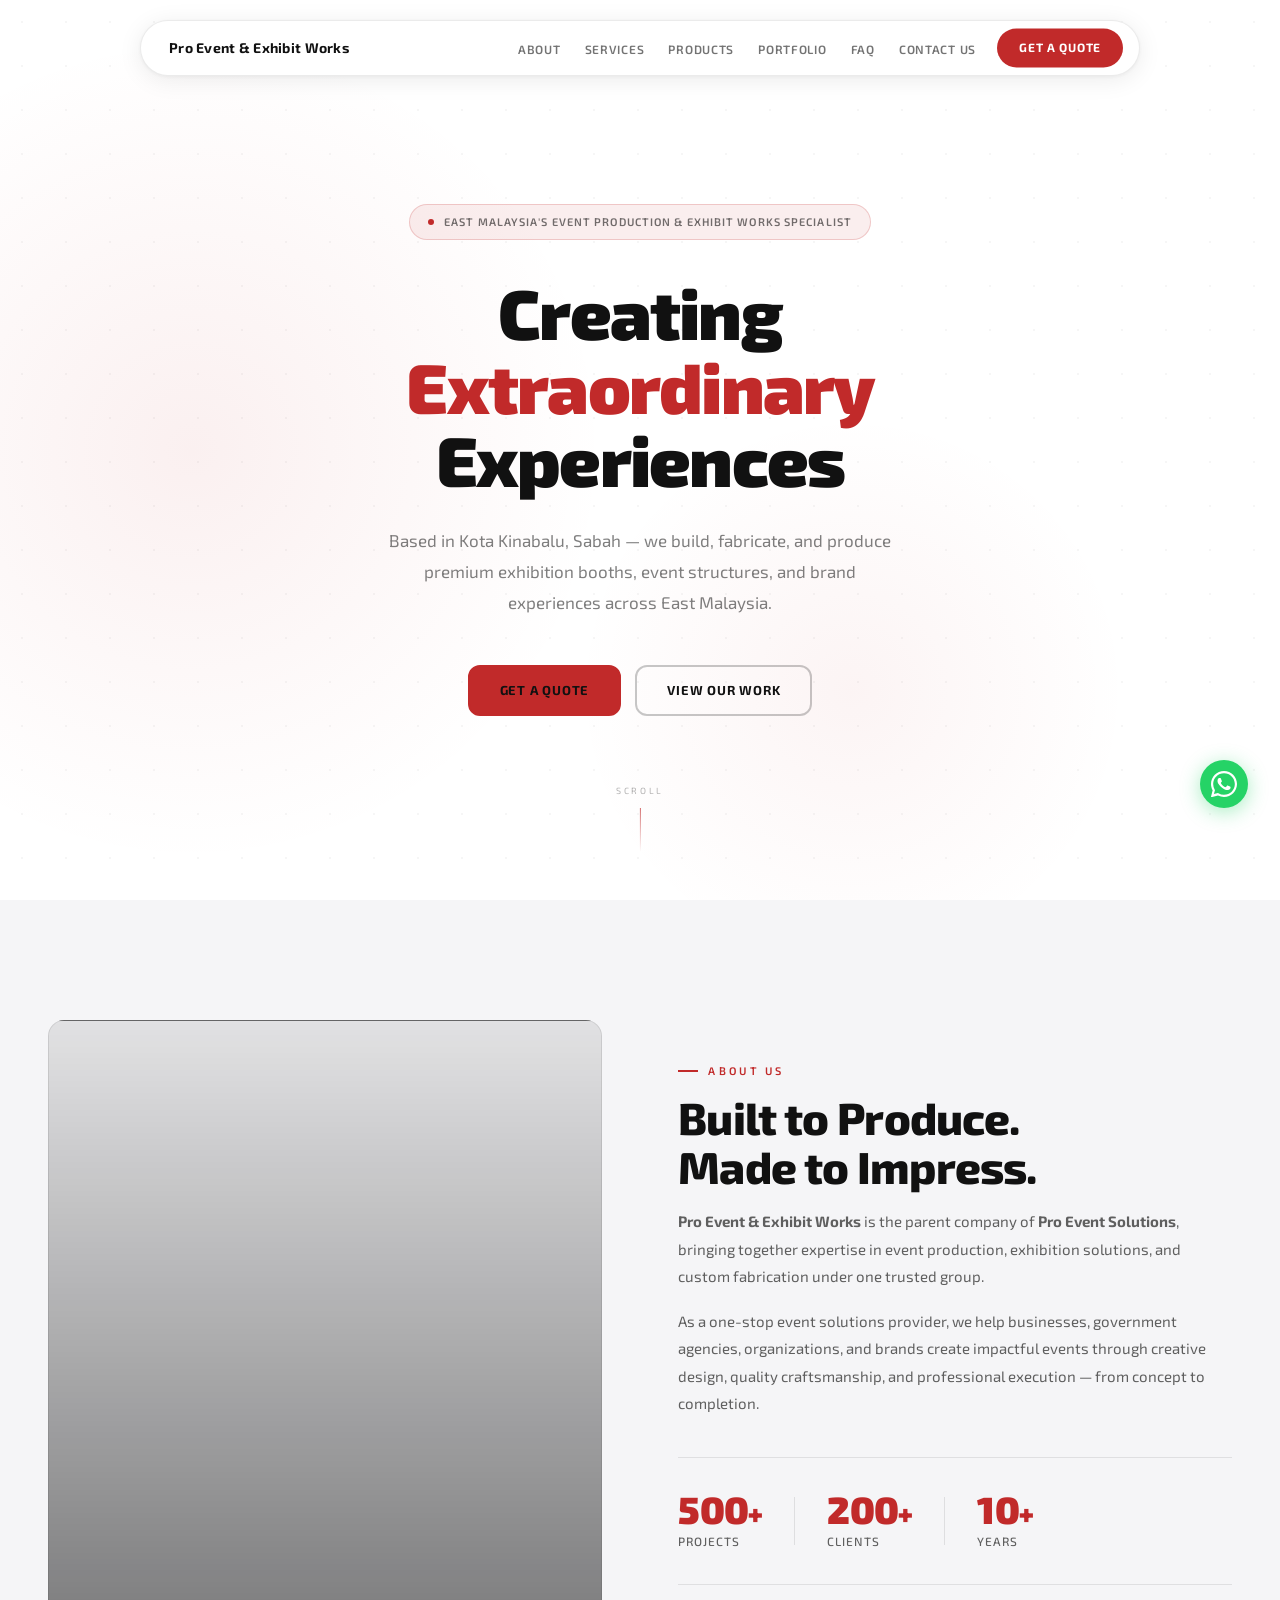
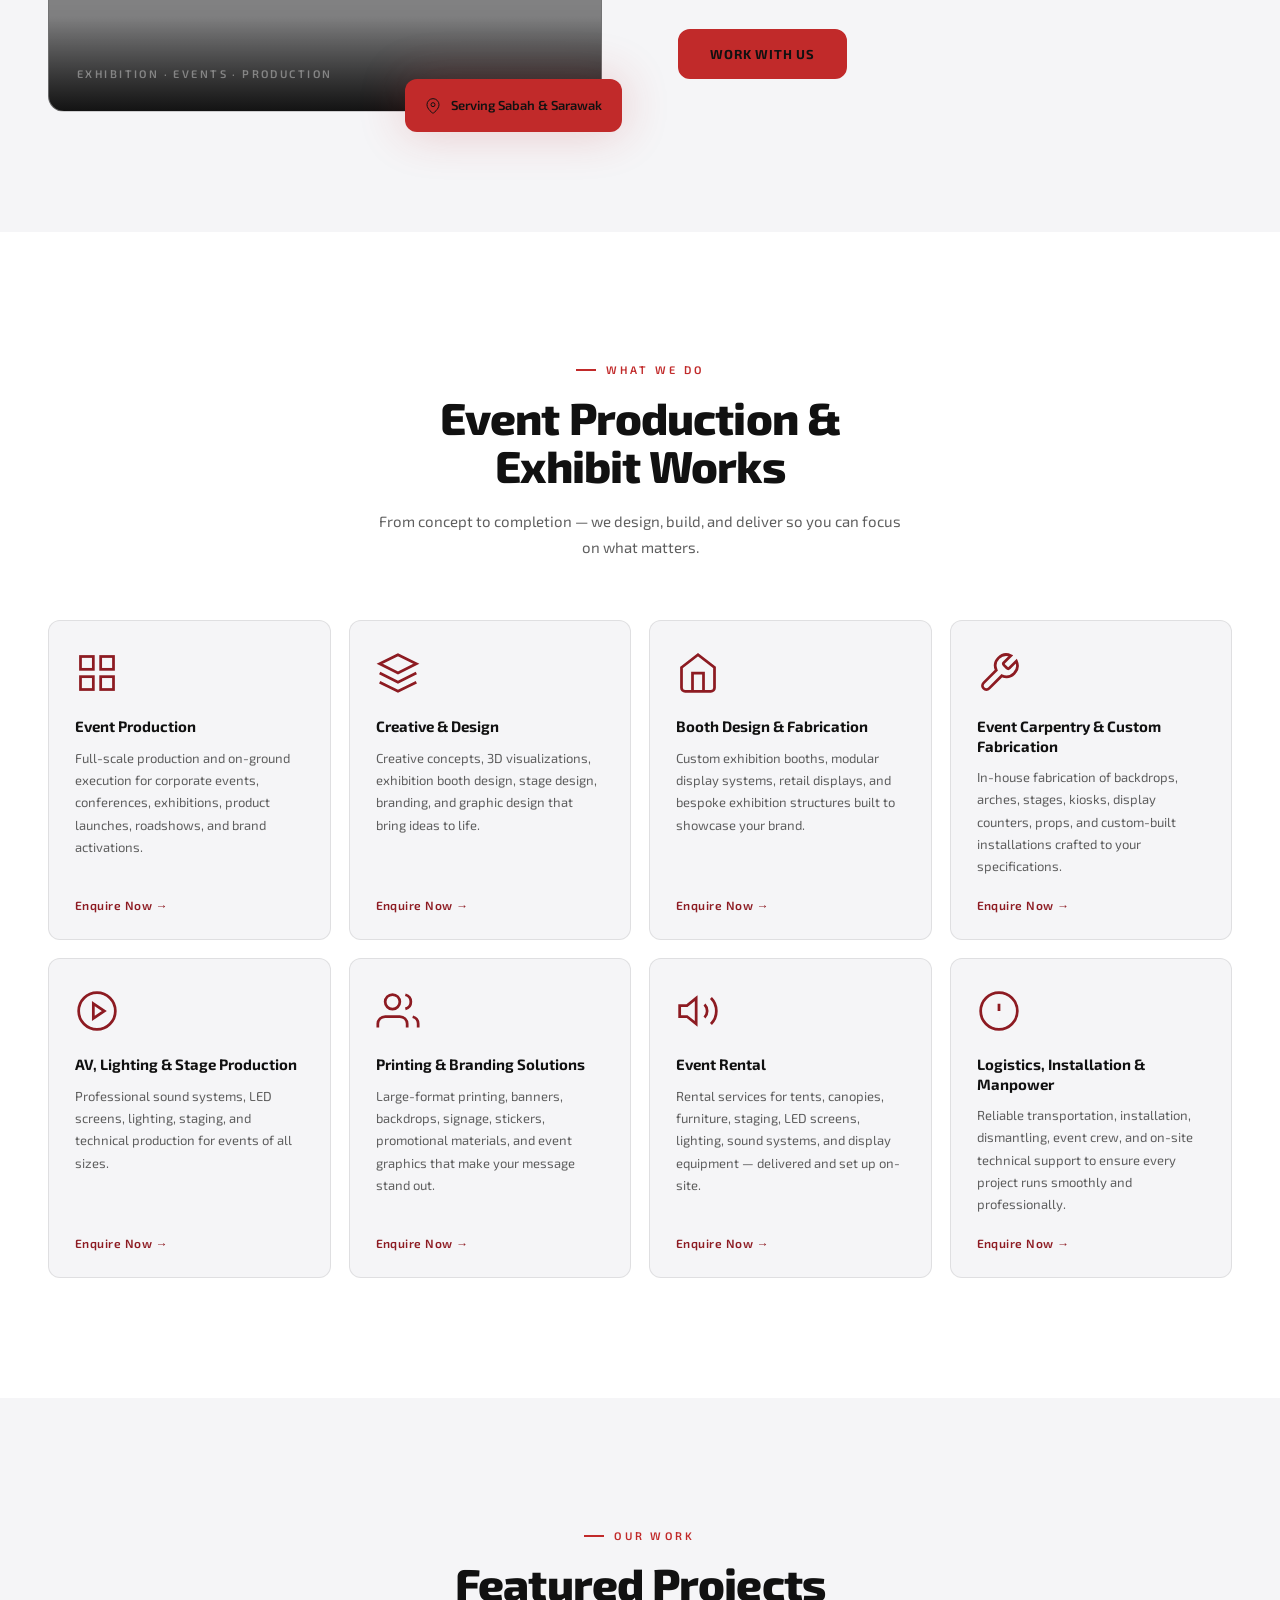
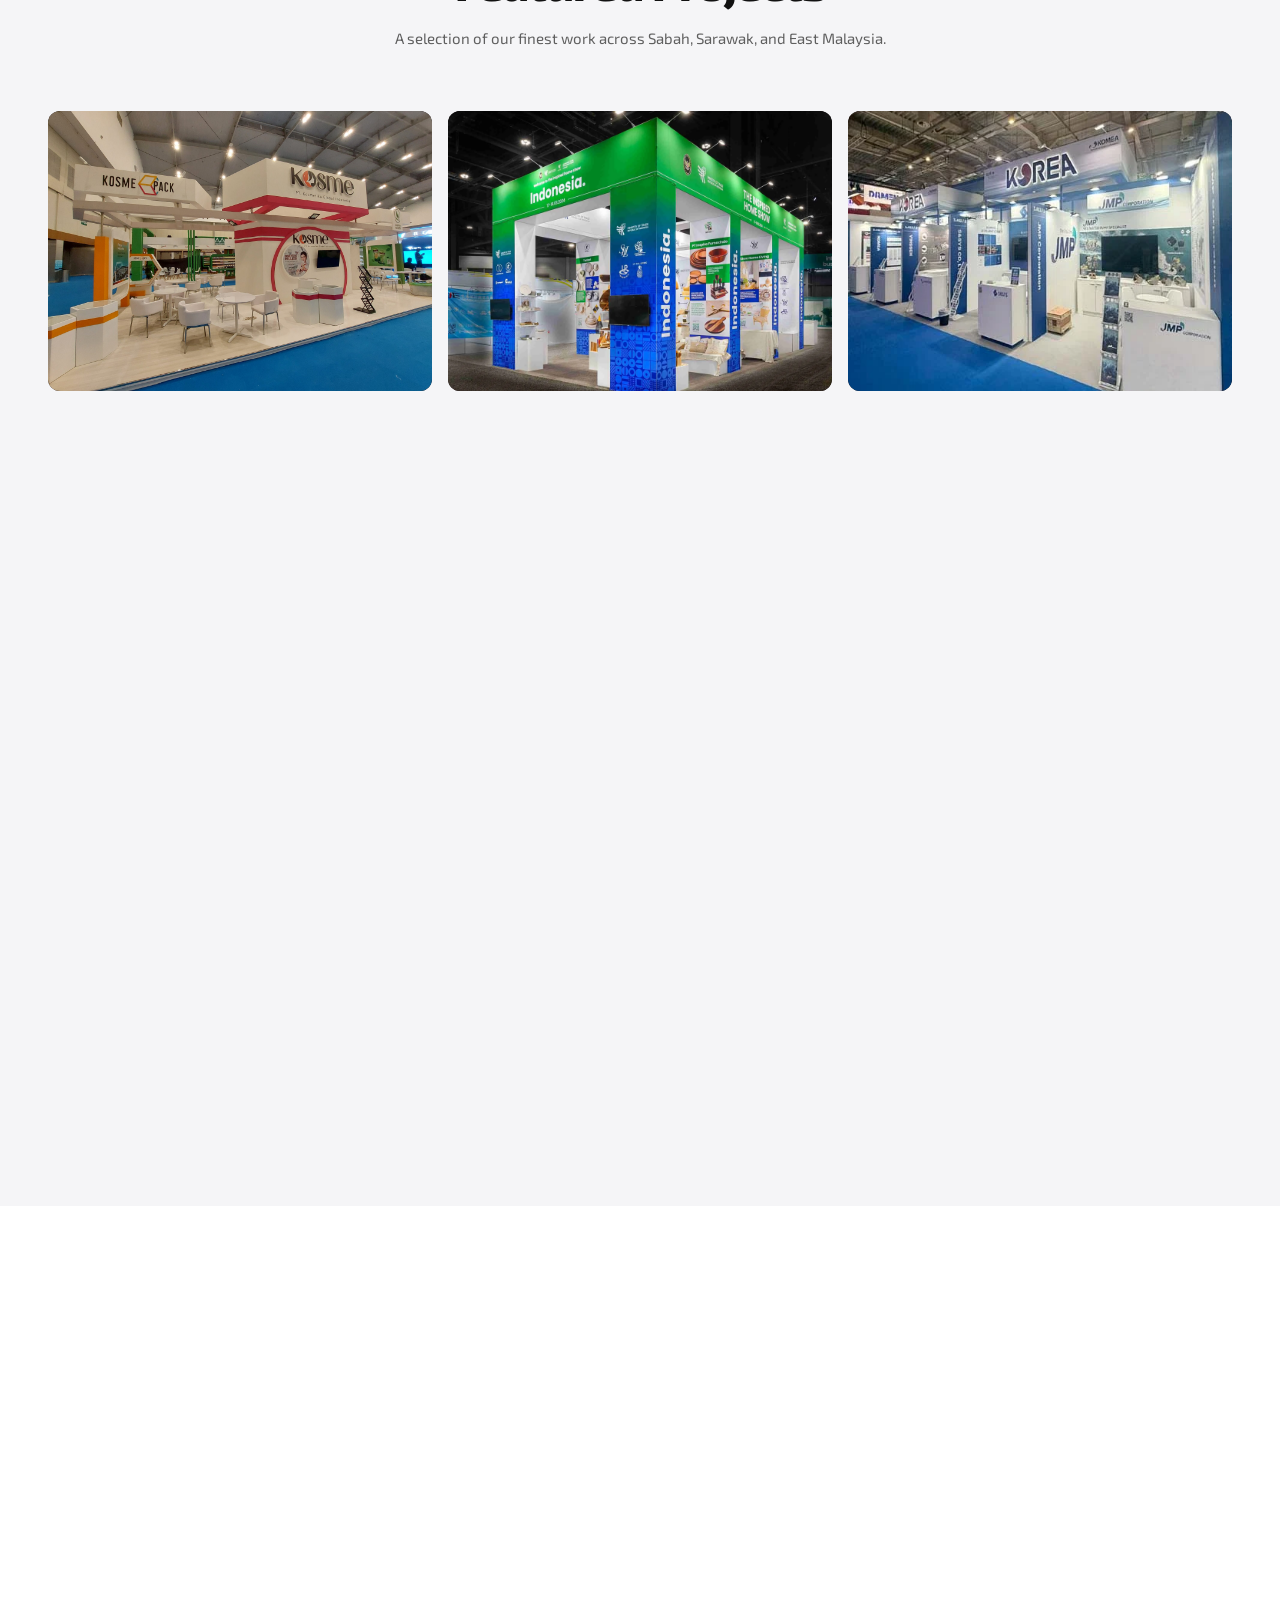
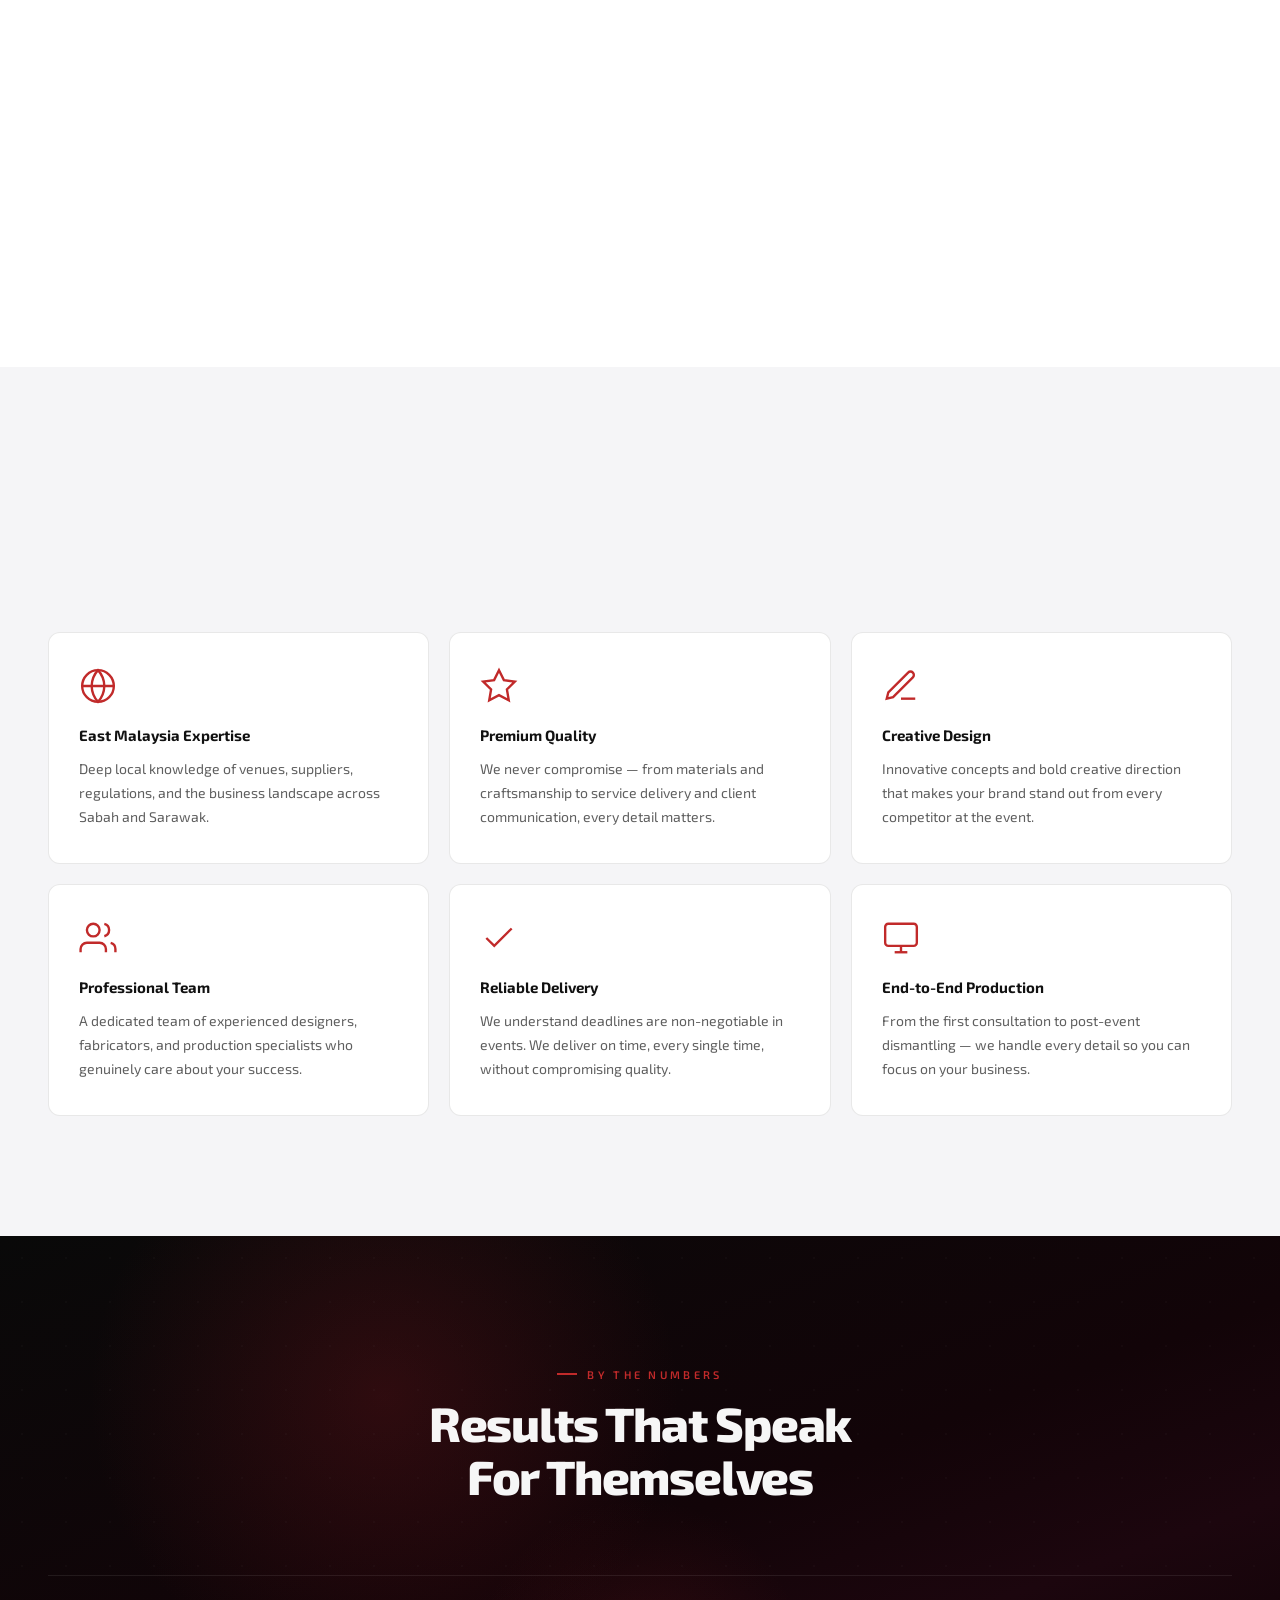
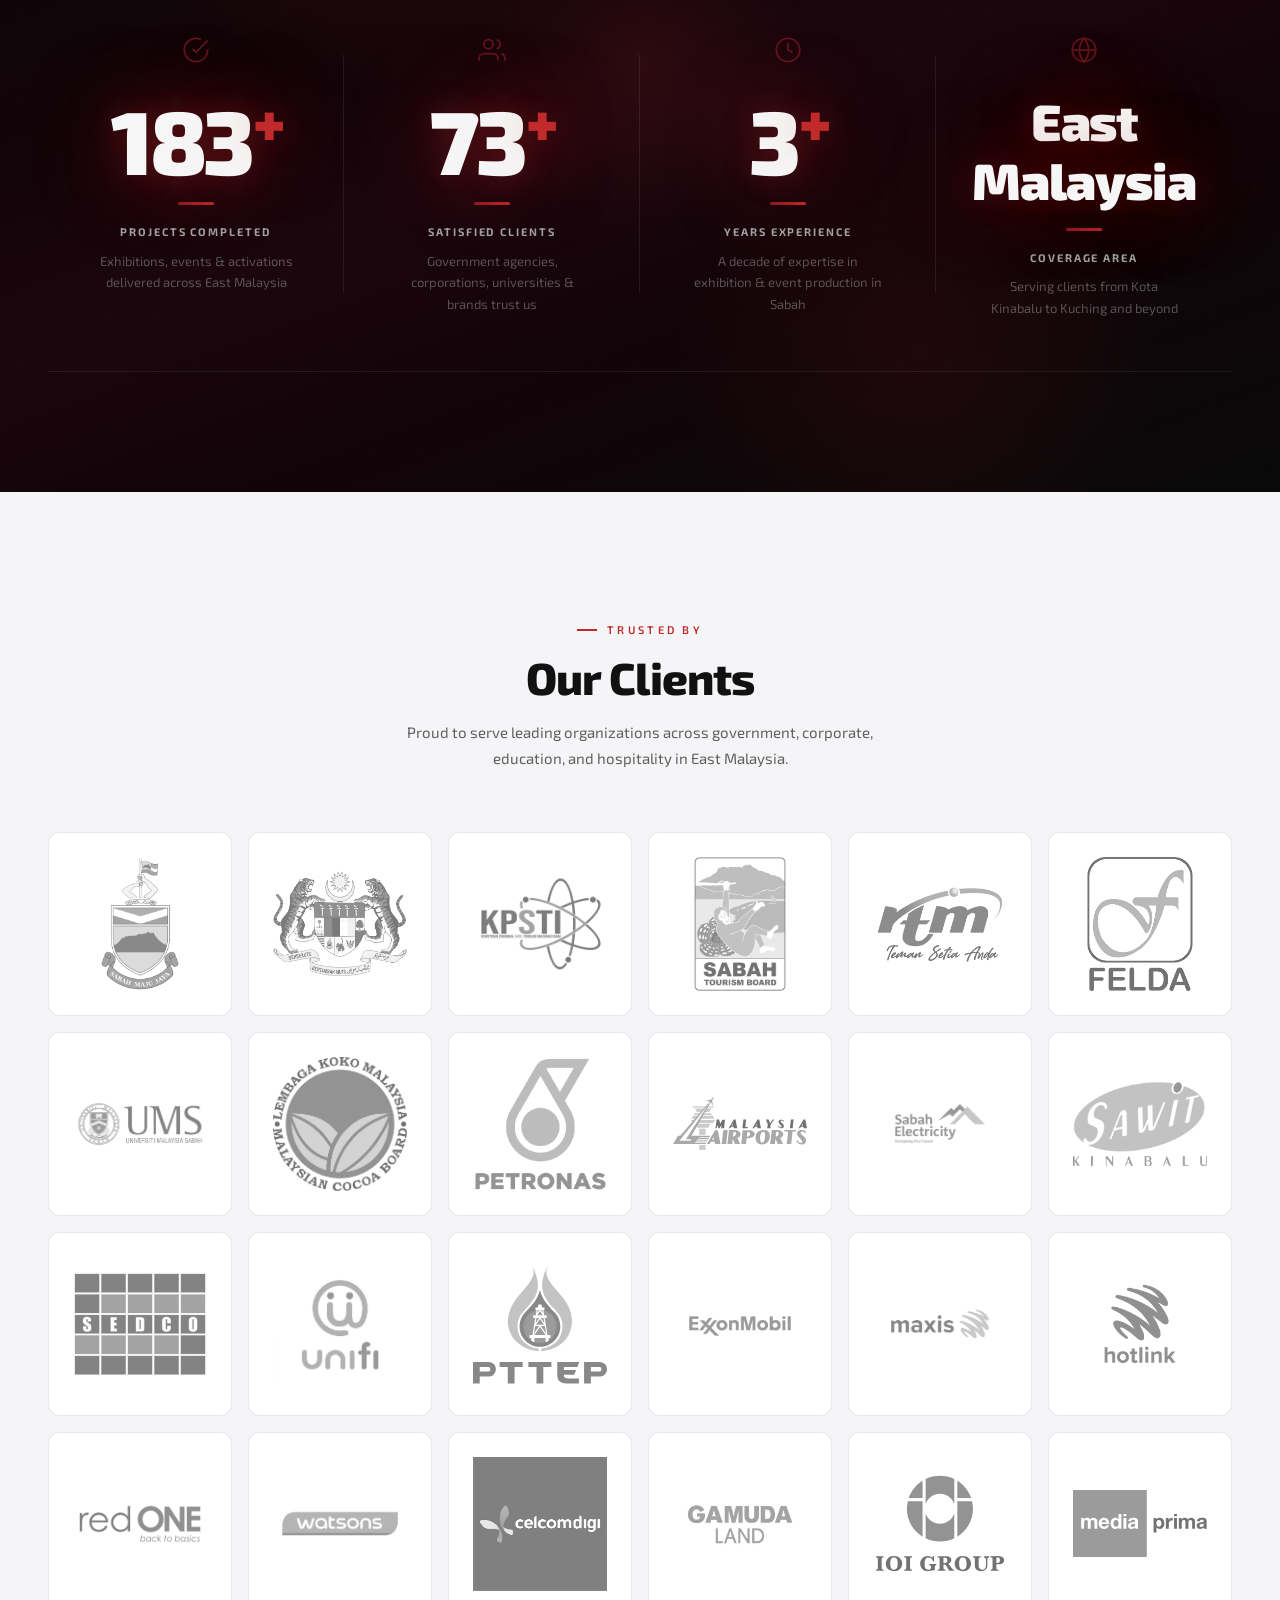
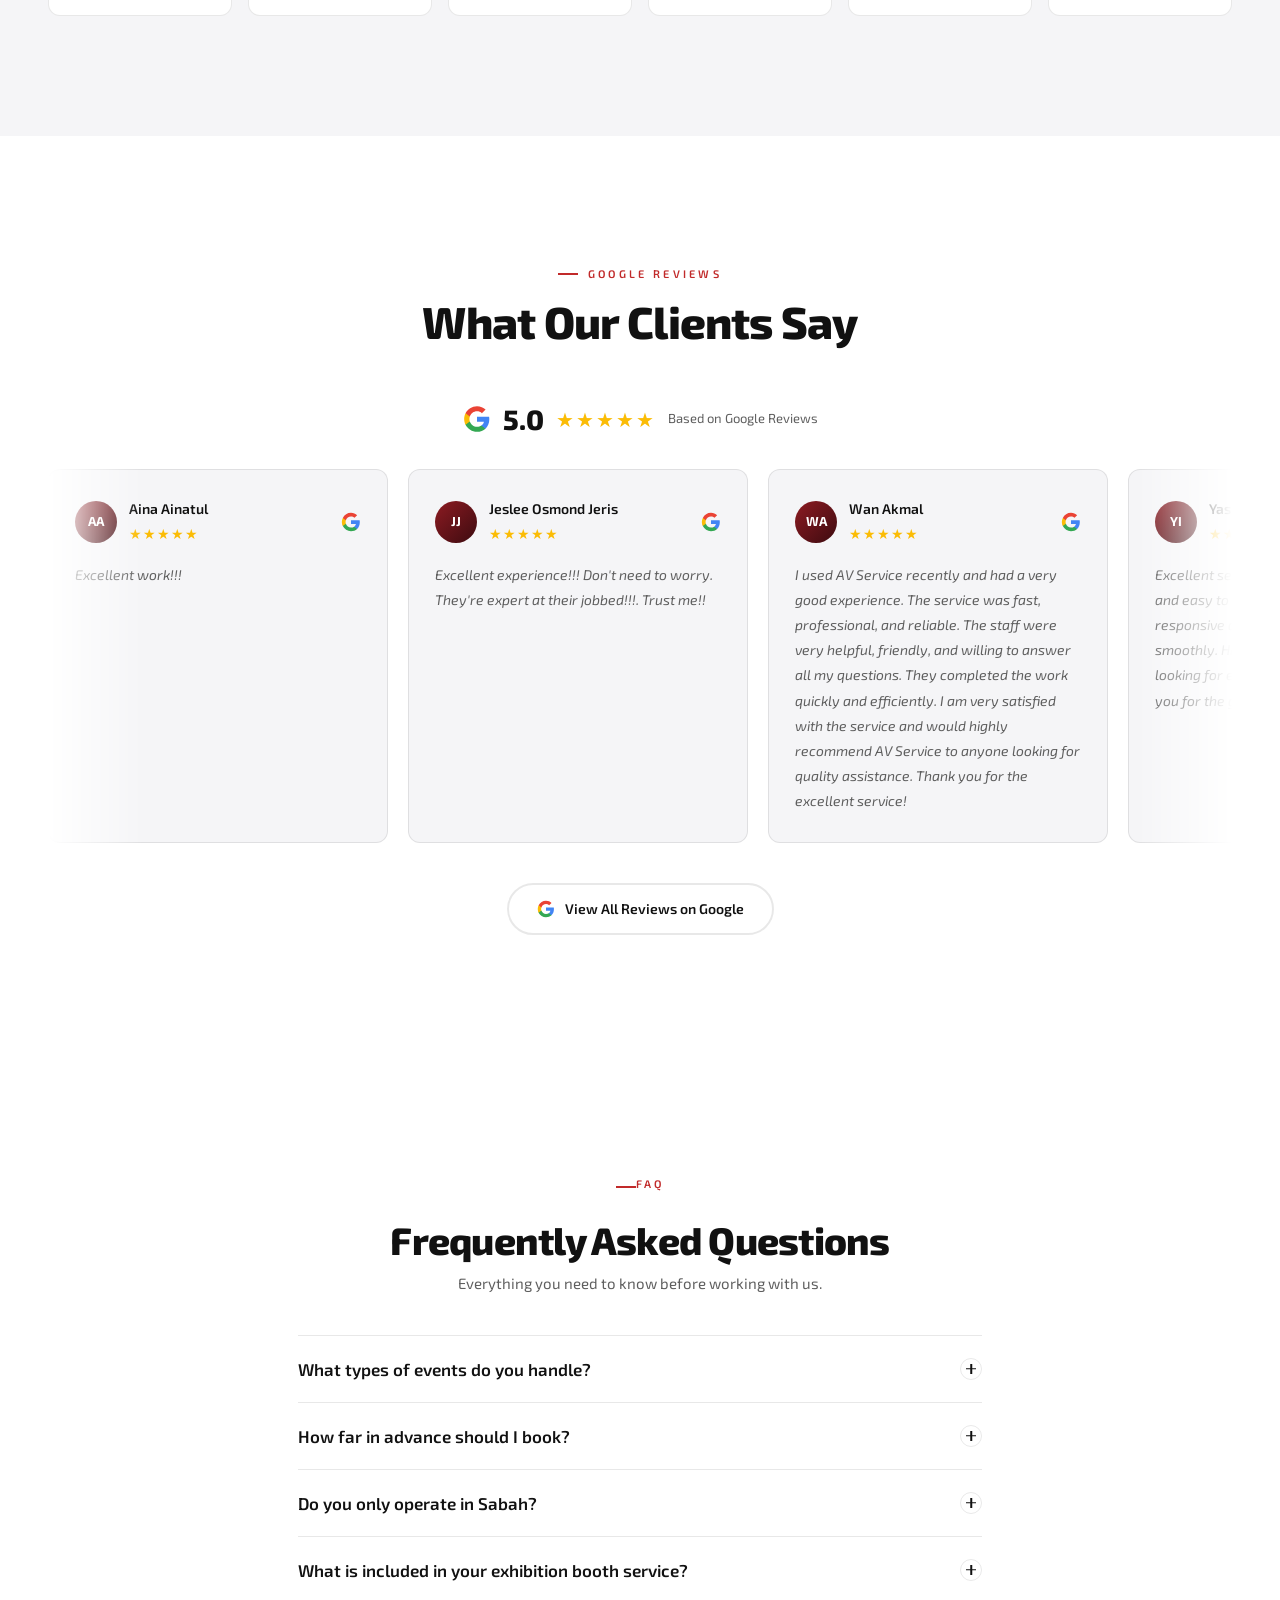
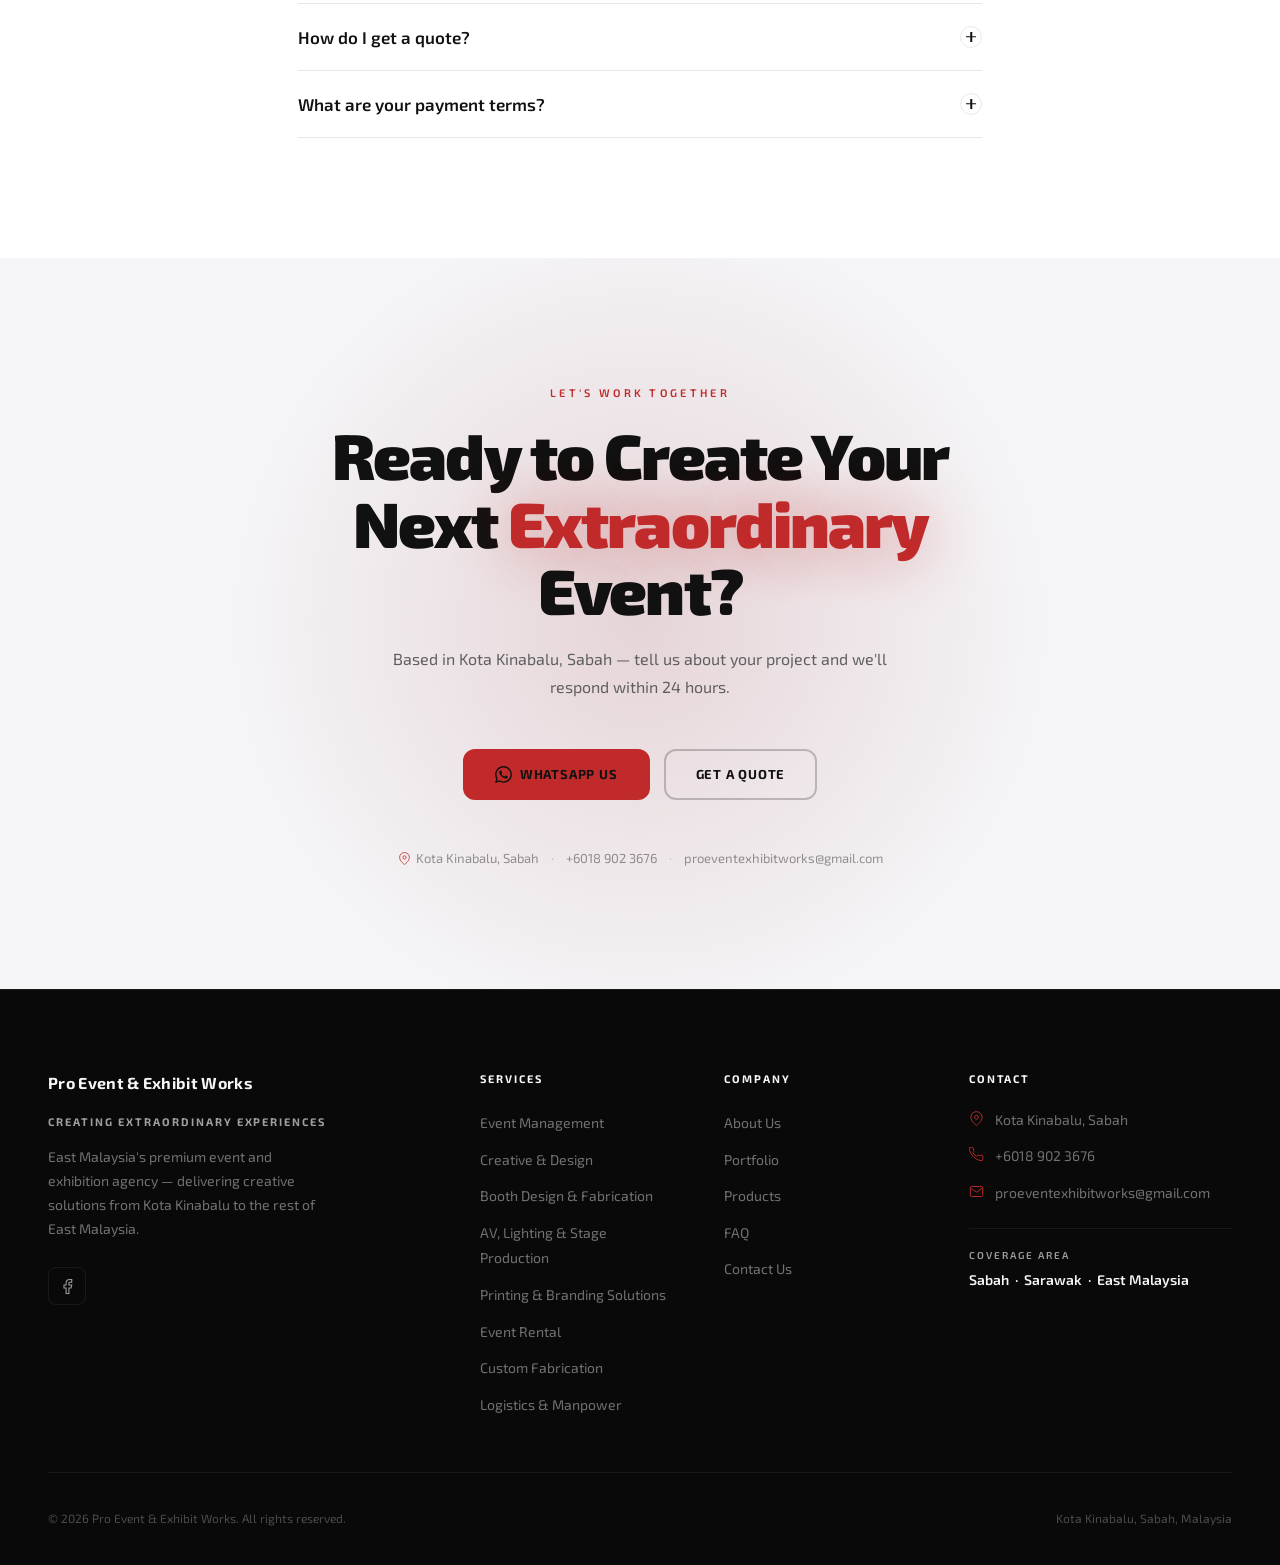
<file: index.html>
<!DOCTYPE html>
<html lang="en">
<head>
    <meta charset="UTF-8">
    <meta name="viewport" content="width=device-width, initial-scale=1.0">
    <meta name="description" content="Pro Event & Exhibit Works — East Malaysia's event production and exhibit works specialist based in Kota Kinabalu, Sabah. We design, fabricate, and build exhibition booths, event structures, and brand experiences across East Malaysia.">
    <meta name="keywords" content="Event Agency Kota Kinabalu, Exhibition Agency Sabah, Exhibition Booth Design Sabah, Corporate Event Sabah, Trade Show Sabah, Event Management Kota Kinabalu, Event Planner Sabah, Exhibition Contractor Malaysia, Booth Fabrication Sabah, Event Production Sabah">
    <meta name="author" content="Pro Event & Exhibit Works">
    <meta name="robots" content="index, follow">
    <link rel="canonical" href="https://proeventexhibition.my/">

    <!-- Open Graph -->
    <meta property="og:type" content="website">
    <meta property="og:site_name" content="Pro Event & Exhibit Works">
    <meta property="og:url" content="https://proeventexhibition.my/">
    <meta property="og:title" content="Pro Event & Exhibit Works | Event Production &amp; Exhibit Specialist">
    <meta property="og:description" content="East Malaysia's event production and exhibit works specialist. We design, fabricate, and build exhibition booths, event structures, and brand experiences across East Malaysia.">
    <meta property="og:image" content="https://proeventexhibition.my/logo/LOGO COMPANY.png">

    <!-- Twitter Card -->
    <meta name="twitter:card" content="summary_large_image">
    <meta name="twitter:title" content="Pro Event & Exhibit Works | Creating Extraordinary Experiences">
    <meta name="twitter:description" content="East Malaysia's premium event and exhibition agency. Exhibition booth design, corporate events, trade shows, and more.">
    <meta name="twitter:image" content="https://proeventexhibition.my/logo/LOGO COMPANY.png">

    <title>Pro Event & Exhibit Works | Creating Extraordinary Experiences</title>

    <!-- Favicon -->
    <link rel="icon" type="image/png" href="logo/FAVICON.png">

    <!-- Google Fonts -->
    <link rel="preconnect" href="https://fonts.googleapis.com">
    <link rel="preconnect" href="https://fonts.gstatic.com" crossorigin>
    <link href="https://fonts.googleapis.com/css2?family=Exo+2:ital,wght@0,100..900;1,100..900&display=swap" rel="stylesheet">

    <link rel="stylesheet" href="css/style.css">
    <!-- JSON-LD: LocalBusiness -->
    <script type="application/ld+json">
    {
      "@context": "https://schema.org",
      "@type": "LocalBusiness",
      "name": "Pro Event & Exhibit Works",
      "description": "East Malaysia's premium event and exhibition agency based in Kota Kinabalu, Sabah. Specialising in exhibition booth design, corporate events, trade shows, conferences, and brand activations.",
      "url": "https://proeventexhibition.my",
      "telephone": "+60189023676",
      "email": "proeventexhibitworks@gmail.com",
      "address": {
        "@type": "PostalAddress",
        "addressLocality": "Kota Kinabalu",
        "addressRegion": "Sabah",
        "addressCountry": "MY"
      },
      "geo": {
        "@type": "GeoCoordinates",
        "latitude": 5.9804,
        "longitude": 116.0735
      },
      "areaServed": ["Sabah", "Sarawak", "East Malaysia"],
      "serviceType": ["Event Management", "Creative & Design", "Booth Design & Fabrication", "Event Carpentry & Custom Fabrication", "AV, Lighting & Stage Production", "Printing & Branding Solutions", "Event Rental", "Logistics, Installation & Manpower"],
      "sameAs": [
        "https://share.google/ZHMvuiocebom73YUZ"
      ],
      "aggregateRating": {
        "@type": "AggregateRating",
        "ratingValue": "5",
        "reviewCount": "5",
        "bestRating": "5"
      }
    }
    </script>
    <!-- Google tag (gtag.js) -->
    <script async src="https://www.googletagmanager.com/gtag/js?id=AW-18288906556"></script>
    <script>
      window.dataLayer = window.dataLayer || [];
      function gtag(){dataLayer.push(arguments);}
      gtag('js', new Date());
      gtag('config', 'AW-18288906556');
    </script>
</head>
<body>

    <!-- ===== NAVIGATION ===== -->
    <nav class="nav" id="nav">
        <div class="nav__container">
            <a href="index.html" class="nav__logo">
                <span class="nav__logo-name">Pro Event &amp; Exhibit Works</span>
            </a>
            <ul class="nav__links">
                <li><a href="about.html" class="nav__link">About</a></li>
                <li><a href="services.html" class="nav__link">Services</a></li>
                <li><a href="products.html" class="nav__link">Products</a></li>
                <li><a href="portfolio.html" class="nav__link">Portfolio</a></li>
                <li><a href="faq.html" class="nav__link">FAQ</a></li>
                <li><a href="contact.html" class="nav__link">Contact Us</a></li>
                <li><a href="contact.html" class="nav__link nav__link--cta">Get a Quote</a></li>
            </ul>
            <button class="nav__hamburger" id="hamburger" aria-label="Toggle menu">
                <span></span>
                <span></span>
                <span></span>
            </button>
        </div>
    </nav>

    <!-- Mobile Menu -->
    <div class="nav__mobile" id="mobileMenu">
        <button class="nav__mobile-close" id="mobileClose" aria-label="Close menu">&#x2715;</button>
        <ul>
            <li><a href="about.html" class="nav__mobile-link">About</a></li>
            <li><a href="services.html" class="nav__mobile-link">Services</a></li>
            <li><a href="products.html" class="nav__mobile-link">Products</a></li>
            <li><a href="portfolio.html" class="nav__mobile-link">Portfolio</a></li>
            <li><a href="faq.html" class="nav__mobile-link">FAQ</a></li>
            <li><a href="contact.html" class="nav__mobile-link">Contact Us</a></li>
            <li><a href="contact.html" class="nav__mobile-link nav__mobile-link--cta">Get a Quote</a></li>
        </ul>
    </div>

    <!-- ===== HERO ===== -->
    <section class="hero" id="home">
        <div class="hero__bg">
            <div class="hero__glow hero__glow--1"></div>
            <div class="hero__glow hero__glow--2"></div>
            <div class="hero__grid"></div>
        </div>

        <div class="hero__container">
            <div class="hero__content">
                <div class="hero__badge fade-up">
                    <span class="hero__badge-dot"></span>
                    East Malaysia's Event Production &amp; Exhibit Works Specialist
                </div>
                <h1 class="hero__title fade-up">
                    Creating
                    <span class="hero__title-em">Extraordinary</span>
                    Experiences
                </h1>
                <p class="hero__subtitle fade-up">
                    Based in Kota Kinabalu, Sabah — we build, fabricate, and produce premium exhibition booths, event structures, and brand experiences across East Malaysia.
                </p>
                <div class="hero__ctas fade-up">
                    <a href="contact.html" class="btn btn--primary">Get a Quote</a>
                    <a href="#portfolio" class="btn btn--secondary">View Our Work</a>
                </div>
            </div>
        </div>

        <div class="hero__scroll">
            <span class="hero__scroll-text">Scroll</span>
            <div class="hero__scroll-line"></div>
        </div>
    </section>

    <!-- ===== ABOUT ===== -->
    <section class="about" id="about">
        <div class="about__container">
            <div class="about__image-col fade-up">
                <div class="about__image">
                    <!-- Swap Unsplash URL for your own event photo when ready -->
                    
                </div>
                <div class="about__image-tag">
                    <svg viewBox="0 0 24 24" fill="none" stroke="currentColor" stroke-width="1.5"><path d="M21 10c0 7-9 13-9 13s-9-6-9-13a9 9 0 0118 0z"/><circle cx="12" cy="10" r="3"/></svg>
                    <span>Serving Sabah &amp; Sarawak</span>
                </div>
            </div>
            <div class="about__content fade-up">
                <span class="section-eyebrow">About Us</span>
                <h2 class="section-title">Built to Produce.<br>Made to Impress.</h2>
                <p class="about__text"><strong>Pro Event &amp; Exhibit Works</strong> is the parent company of <strong>Pro Event Solutions</strong>, bringing together expertise in event production, exhibition solutions, and custom fabrication under one trusted group.</p>
                <p class="about__text">As a one-stop event solutions provider, we help businesses, government agencies, organizations, and brands create impactful events through creative design, quality craftsmanship, and professional execution — from concept to completion.</p>
                <div class="about__stats">
                    <div class="about__stat">
                        <span class="about__stat-num">500<span class="about__stat-plus">+</span></span>
                        <span class="about__stat-label">Projects</span>
                    </div>
                    <div class="about__stat-divider"></div>
                    <div class="about__stat">
                        <span class="about__stat-num">200<span class="about__stat-plus">+</span></span>
                        <span class="about__stat-label">Clients</span>
                    </div>
                    <div class="about__stat-divider"></div>
                    <div class="about__stat">
                        <span class="about__stat-num">10<span class="about__stat-plus">+</span></span>
                        <span class="about__stat-label">Years</span>
                    </div>
                </div>
                <a href="contact.html" class="btn btn--primary" style="margin-top:8px;">Work With Us</a>
            </div>
        </div>
    </section>

    <!-- ===== SERVICES ===== -->
    <section class="services" id="services">
        <div class="services__container">
            <div class="section-header fade-up">
                <span class="section-eyebrow">What We Do</span>
                <h2 class="section-title">Event Production &amp;<br>Exhibit Works</h2>
                <p class="section-subtitle">From concept to completion — we design, build, and deliver so you can focus on what matters.</p>
            </div>
            <div class="services__grid">
                <div class="service-card fade-up">
                    <div class="service-card__icon">
                        <svg viewBox="0 0 24 24" fill="none" stroke="currentColor" stroke-width="1.5"><rect x="3" y="3" width="7" height="7"/><rect x="14" y="3" width="7" height="7"/><rect x="3" y="14" width="7" height="7"/><rect x="14" y="14" width="7" height="7"/></svg>
                    </div>
                    <h3 class="service-card__title">Event Production</h3>
                    <p class="service-card__desc">Full-scale production and on-ground execution for corporate events, conferences, exhibitions, product launches, roadshows, and brand activations.</p>
                    <a href="contact.html" class="service-card__link">Enquire Now &rarr;</a>
                </div>
                <div class="service-card fade-up">
                    <div class="service-card__icon">
                        <svg viewBox="0 0 24 24" fill="none" stroke="currentColor" stroke-width="1.5"><path d="M12 2L2 7l10 5 10-5-10-5z"/><path d="M2 17l10 5 10-5"/><path d="M2 12l10 5 10-5"/></svg>
                    </div>
                    <h3 class="service-card__title">Creative &amp; Design</h3>
                    <p class="service-card__desc">Creative concepts, 3D visualizations, exhibition booth design, stage design, branding, and graphic design that bring ideas to life.</p>
                    <a href="contact.html" class="service-card__link">Enquire Now &rarr;</a>
                </div>
                <div class="service-card fade-up">
                    <div class="service-card__icon">
                        <svg viewBox="0 0 24 24" fill="none" stroke="currentColor" stroke-width="1.5"><path d="M3 9l9-7 9 7v11a2 2 0 01-2 2H5a2 2 0 01-2-2z"/><polyline points="9 22 9 12 15 12 15 22"/></svg>
                    </div>
                    <h3 class="service-card__title">Booth Design &amp; Fabrication</h3>
                    <p class="service-card__desc">Custom exhibition booths, modular display systems, retail displays, and bespoke exhibition structures built to showcase your brand.</p>
                    <a href="contact.html" class="service-card__link">Enquire Now &rarr;</a>
                </div>
                <div class="service-card fade-up">
                    <div class="service-card__icon">
                        <svg viewBox="0 0 24 24" fill="none" stroke="currentColor" stroke-width="1.5"><path d="M14.7 6.3a1 1 0 000 1.4l1.6 1.6a1 1 0 001.4 0l3.77-3.77a6 6 0 01-7.94 7.94l-6.91 6.91a2.12 2.12 0 01-3-3l6.91-6.91a6 6 0 017.94-7.94l-3.76 3.76z"/></svg>
                    </div>
                    <h3 class="service-card__title">Event Carpentry &amp; Custom Fabrication</h3>
                    <p class="service-card__desc">In-house fabrication of backdrops, arches, stages, kiosks, display counters, props, and custom-built installations crafted to your specifications.</p>
                    <a href="contact.html" class="service-card__link">Enquire Now &rarr;</a>
                </div>
                <div class="service-card fade-up">
                    <div class="service-card__icon">
                        <svg viewBox="0 0 24 24" fill="none" stroke="currentColor" stroke-width="1.5"><circle cx="12" cy="12" r="10"/><polygon points="10 8 16 12 10 16 10 8"/></svg>
                    </div>
                    <h3 class="service-card__title">AV, Lighting &amp; Stage Production</h3>
                    <p class="service-card__desc">Professional sound systems, LED screens, lighting, staging, and technical production for events of all sizes.</p>
                    <a href="contact.html" class="service-card__link">Enquire Now &rarr;</a>
                </div>
                <div class="service-card fade-up">
                    <div class="service-card__icon">
                        <svg viewBox="0 0 24 24" fill="none" stroke="currentColor" stroke-width="1.5"><path d="M17 21v-2a4 4 0 00-4-4H5a4 4 0 00-4 4v2"/><circle cx="9" cy="7" r="4"/><path d="M23 21v-2a4 4 0 00-3-3.87M16 3.13a4 4 0 010 7.75"/></svg>
                    </div>
                    <h3 class="service-card__title">Printing &amp; Branding Solutions</h3>
                    <p class="service-card__desc">Large-format printing, banners, backdrops, signage, stickers, promotional materials, and event graphics that make your message stand out.</p>
                    <a href="contact.html" class="service-card__link">Enquire Now &rarr;</a>
                </div>
                <div class="service-card fade-up">
                    <div class="service-card__icon">
                        <svg viewBox="0 0 24 24" fill="none" stroke="currentColor" stroke-width="1.5"><polygon points="11 5 6 9 2 9 2 15 6 15 11 19 11 5"/><path d="M15.54 8.46a5 5 0 010 7.07"/><path d="M19.07 4.93a10 10 0 010 14.14"/></svg>
                    </div>
                    <h3 class="service-card__title">Event Rental</h3>
                    <p class="service-card__desc">Rental services for tents, canopies, furniture, staging, LED screens, lighting, sound systems, and display equipment — delivered and set up on-site.</p>
                    <a href="contact.html" class="service-card__link">Enquire Now &rarr;</a>
                </div>
                <div class="service-card fade-up">
                    <div class="service-card__icon">
                        <svg viewBox="0 0 24 24" fill="none" stroke="currentColor" stroke-width="1.5"><circle cx="12" cy="12" r="10"/><line x1="12" y1="8" x2="12" y2="12"/><line x1="12" y1="16" x2="12.01" y2="16"/></svg>
                    </div>
                    <h3 class="service-card__title">Logistics, Installation &amp; Manpower</h3>
                    <p class="service-card__desc">Reliable transportation, installation, dismantling, event crew, and on-site technical support to ensure every project runs smoothly and professionally.</p>
                    <a href="contact.html" class="service-card__link">Enquire Now &rarr;</a>
                </div>
            </div>
        </div>
    </section>

    <!-- ===== PORTFOLIO ===== -->
    <section class="portfolio" id="portfolio">
        <div class="portfolio__container">
            <div class="section-header fade-up">
                <span class="section-eyebrow">Our Work</span>
                <h2 class="section-title">Featured Projects</h2>
                <p class="section-subtitle">A selection of our finest work across Sabah, Sarawak, and East Malaysia.</p>
            </div>

            <div class="portfolio__grid">
                <div class="portfolio-item fade-up" data-category="booth">
                    <div class="portfolio-item__image portfolio-img--1"></div>
                </div>
                <div class="portfolio-item fade-up" data-category="pavilion">
                    <div class="portfolio-item__image portfolio-img--2"></div>
                </div>
                <div class="portfolio-item fade-up" data-category="pavilion">
                    <div class="portfolio-item__image portfolio-img--3"></div>
                </div>
                <div class="portfolio-item portfolio-item--wide fade-up" data-category="tradeshow">
                    <div class="portfolio-item__image portfolio-img--4"></div>
                </div>
                <div class="portfolio-item fade-up" data-category="booth">
                    <div class="portfolio-item__image portfolio-img--5"></div>
                </div>
                <div class="portfolio-item fade-up" data-category="booth">
                    <div class="portfolio-item__image portfolio-img--6"></div>
                </div>
                <div class="portfolio-item portfolio-item--wide fade-up" data-category="pavilion">
                    <div class="portfolio-item__image portfolio-img--7"></div>
                </div>
            </div>

            <div class="portfolio__more fade-up">
                <a href="contact.html" class="btn btn--secondary">See More</a>
            </div>
        </div>
    </section>

    <!-- ===== PROCESS ===== -->
    <section class="process" id="process">
        <div class="process__container">
            <div class="section-header fade-up">
                <span class="section-eyebrow">How We Work</span>
                <h2 class="section-title">Our Process</h2>
                <p class="section-subtitle">A proven methodology ensuring every project is delivered on time, on budget, and beyond expectations.</p>
            </div>
            <div class="process__grid">
                <div class="process-card fade-up">
                    <div class="process-card__num">01</div>
                    <div class="process-card__icon">
                        <svg viewBox="0 0 24 24" fill="none" stroke="currentColor" stroke-width="1.5"><path d="M21 15a2 2 0 01-2 2H7l-4 4V5a2 2 0 012-2h14a2 2 0 012 2z"/></svg>
                    </div>
                    <h3 class="process-card__title">Consultation</h3>
                    <p class="process-card__desc">We begin with a deep understanding of your goals, vision, audience, and budget to craft the perfect event strategy.</p>
                </div>
                <div class="process-card fade-up">
                    <div class="process-card__num">02</div>
                    <div class="process-card__icon">
                        <svg viewBox="0 0 24 24" fill="none" stroke="currentColor" stroke-width="1.5"><path d="M12 20h9"/><path d="M16.5 3.5a2.121 2.121 0 013 3L7 19l-4 1 1-4L16.5 3.5z"/></svg>
                    </div>
                    <h3 class="process-card__title">Creative Design</h3>
                    <p class="process-card__desc">Our creative team develops concepts, 3D renders, and detailed design plans for your review and approval.</p>
                </div>
                <div class="process-card fade-up">
                    <div class="process-card__num">03</div>
                    <div class="process-card__icon">
                        <svg viewBox="0 0 24 24" fill="none" stroke="currentColor" stroke-width="1.5"><path d="M14.7 6.3a1 1 0 000 1.4l1.6 1.6a1 1 0 001.4 0l3.77-3.77a6 6 0 01-7.94 7.94l-6.91 6.91a2.12 2.12 0 01-3-3l6.91-6.91a6 6 0 017.94-7.94l-3.76 3.76z"/></svg>
                    </div>
                    <h3 class="process-card__title">Production</h3>
                    <p class="process-card__desc">We handle all fabrication, printing, equipment sourcing, and logistics with precision and quality control.</p>
                </div>
                <div class="process-card fade-up">
                    <div class="process-card__num">04</div>
                    <div class="process-card__icon">
                        <svg viewBox="0 0 24 24" fill="none" stroke="currentColor" stroke-width="1.5"><polyline points="22 12 18 12 15 21 9 3 6 12 2 12"/></svg>
                    </div>
                    <h3 class="process-card__title">Installation</h3>
                    <p class="process-card__desc">Our experienced crew installs every element to perfection, ensuring the venue is ready well before the event.</p>
                </div>
                <div class="process-card fade-up">
                    <div class="process-card__num">05</div>
                    <div class="process-card__icon">
                        <svg viewBox="0 0 24 24" fill="none" stroke="currentColor" stroke-width="1.5"><polygon points="12 2 15.09 8.26 22 9.27 17 14.14 18.18 21.02 12 17.77 5.82 21.02 7 14.14 2 9.27 8.91 8.26 12 2"/></svg>
                    </div>
                    <h3 class="process-card__title">Event Day</h3>
                    <p class="process-card__desc">On the day, our production crew is on-site to run operations, troubleshoot, and ensure a flawless experience from start to finish.</p>
                </div>
            </div>
        </div>
    </section>

    <!-- ===== WHY CHOOSE US ===== -->
    <section class="why-us" id="why-us">
        <div class="why-us__container">
            <div class="why-us__header fade-up">
                <span class="section-eyebrow">Why Choose Us</span>
                <h2 class="section-title">The Pro Event &amp; Exhibit Works Difference</h2>
            </div>
            <div class="why-us__grid">
                <div class="why-card fade-up">
                    <div class="why-card__icon">
                        <svg viewBox="0 0 24 24" fill="none" stroke="currentColor" stroke-width="1.5"><circle cx="12" cy="12" r="10"/><path d="M2 12h20M12 2a15.3 15.3 0 014 10 15.3 15.3 0 01-4 10 15.3 15.3 0 01-4-10 15.3 15.3 0 014-10z"/></svg>
                    </div>
                    <h3 class="why-card__title">East Malaysia Expertise</h3>
                    <p class="why-card__desc">Deep local knowledge of venues, suppliers, regulations, and the business landscape across Sabah and Sarawak.</p>
                </div>
                <div class="why-card fade-up">
                    <div class="why-card__icon">
                        <svg viewBox="0 0 24 24" fill="none" stroke="currentColor" stroke-width="1.5"><polygon points="12 2 15.09 8.26 22 9.27 17 14.14 18.18 21.02 12 17.77 5.82 21.02 7 14.14 2 9.27 8.91 8.26 12 2"/></svg>
                    </div>
                    <h3 class="why-card__title">Premium Quality</h3>
                    <p class="why-card__desc">We never compromise — from materials and craftsmanship to service delivery and client communication, every detail matters.</p>
                </div>
                <div class="why-card fade-up">
                    <div class="why-card__icon">
                        <svg viewBox="0 0 24 24" fill="none" stroke="currentColor" stroke-width="1.5"><path d="M12 20h9"/><path d="M16.5 3.5a2.121 2.121 0 013 3L7 19l-4 1 1-4L16.5 3.5z"/></svg>
                    </div>
                    <h3 class="why-card__title">Creative Design</h3>
                    <p class="why-card__desc">Innovative concepts and bold creative direction that makes your brand stand out from every competitor at the event.</p>
                </div>
                <div class="why-card fade-up">
                    <div class="why-card__icon">
                        <svg viewBox="0 0 24 24" fill="none" stroke="currentColor" stroke-width="1.5"><path d="M17 21v-2a4 4 0 00-4-4H5a4 4 0 00-4 4v2"/><circle cx="9" cy="7" r="4"/><path d="M23 21v-2a4 4 0 00-3-3.87M16 3.13a4 4 0 010 7.75"/></svg>
                    </div>
                    <h3 class="why-card__title">Professional Team</h3>
                    <p class="why-card__desc">A dedicated team of experienced designers, fabricators, and production specialists who genuinely care about your success.</p>
                </div>
                <div class="why-card fade-up">
                    <div class="why-card__icon">
                        <svg viewBox="0 0 24 24" fill="none" stroke="currentColor" stroke-width="1.5"><polyline points="20 6 9 17 4 12"/></svg>
                    </div>
                    <h3 class="why-card__title">Reliable Delivery</h3>
                    <p class="why-card__desc">We understand deadlines are non-negotiable in events. We deliver on time, every single time, without compromising quality.</p>
                </div>
                <div class="why-card fade-up">
                    <div class="why-card__icon">
                        <svg viewBox="0 0 24 24" fill="none" stroke="currentColor" stroke-width="1.5"><rect x="2" y="3" width="20" height="14" rx="2"/><line x1="8" y1="21" x2="16" y2="21"/><line x1="12" y1="17" x2="12" y2="21"/></svg>
                    </div>
                    <h3 class="why-card__title">End-to-End Production</h3>
                    <p class="why-card__desc">From the first consultation to post-event dismantling — we handle every detail so you can focus on your business.</p>
                </div>
            </div>
        </div>
    </section>

    <!-- ===== STATISTICS ===== -->
    <section class="stats" id="stats">
        <div class="stats__bg">
            <div class="stats__glow stats__glow--1"></div>
            <div class="stats__glow stats__glow--2"></div>
            <div class="stats__glow stats__glow--3"></div>
            <div class="stats__dots"></div>
        </div>
        <div class="stats__container">
            <div class="stats__header fade-up">
                <span class="section-eyebrow">By The Numbers</span>
                <h2 class="stats__heading">Results That Speak<br>For Themselves</h2>
            </div>
            <div class="stats__row">
                <div class="stat-item fade-up">
                    <div class="stat-item__icon">
                        <svg viewBox="0 0 24 24" fill="none" stroke="currentColor" stroke-width="1.5"><path d="M22 11.08V12a10 10 0 11-5.93-9.14"/><polyline points="22 4 12 14.01 9 11.01"/></svg>
                    </div>
                    <div class="stat-item__num"><span class="counter" data-target="500">0</span><span class="stat-item__suffix">+</span></div>
                    <span class="stat-item__accent"></span>
                    <div class="stat-item__label">Projects Completed</div>
                    <p class="stat-item__desc">Exhibitions, events &amp; activations delivered across East Malaysia</p>
                </div>
                <div class="stat-item fade-up">
                    <div class="stat-item__icon">
                        <svg viewBox="0 0 24 24" fill="none" stroke="currentColor" stroke-width="1.5"><path d="M17 21v-2a4 4 0 00-4-4H5a4 4 0 00-4 4v2"/><circle cx="9" cy="7" r="4"/><path d="M23 21v-2a4 4 0 00-3-3.87M16 3.13a4 4 0 010 7.75"/></svg>
                    </div>
                    <div class="stat-item__num"><span class="counter" data-target="200">0</span><span class="stat-item__suffix">+</span></div>
                    <span class="stat-item__accent"></span>
                    <div class="stat-item__label">Satisfied Clients</div>
                    <p class="stat-item__desc">Government agencies, corporations, universities &amp; brands trust us</p>
                </div>
                <div class="stat-item fade-up">
                    <div class="stat-item__icon">
                        <svg viewBox="0 0 24 24" fill="none" stroke="currentColor" stroke-width="1.5"><circle cx="12" cy="12" r="10"/><polyline points="12 6 12 12 16 14"/></svg>
                    </div>
                    <div class="stat-item__num"><span class="counter" data-target="10">0</span><span class="stat-item__suffix">+</span></div>
                    <span class="stat-item__accent"></span>
                    <div class="stat-item__label">Years Experience</div>
                    <p class="stat-item__desc">A decade of expertise in exhibition &amp; event production in Sabah</p>
                </div>
                <div class="stat-item fade-up">
                    <div class="stat-item__icon">
                        <svg viewBox="0 0 24 24" fill="none" stroke="currentColor" stroke-width="1.5"><circle cx="12" cy="12" r="10"/><path d="M2 12h20M12 2a15.3 15.3 0 014 10 15.3 15.3 0 01-4 10 15.3 15.3 0 01-4-10 15.3 15.3 0 014-10z"/></svg>
                    </div>
                    <div class="stat-item__num stat-item__num--word">East<br>Malaysia</div>
                    <span class="stat-item__accent"></span>
                    <div class="stat-item__label">Coverage Area</div>
                    <p class="stat-item__desc">Serving clients from Kota Kinabalu to Kuching and beyond</p>
                </div>
            </div>
        </div>
    </section>

    <!-- ===== CLIENTS ===== -->
    <section class="clients" id="clients">
        <div class="clients__container">
            <div class="section-header fade-up">
                <span class="section-eyebrow">Trusted By</span>
                <h2 class="section-title">Our Clients</h2>
                <p class="section-subtitle">Proud to serve leading organizations across government, corporate, education, and hospitality in East Malaysia.</p>
            </div>
        </div>
        <div class="clients__grid-wrap">
            <div class="clients__grid">
                <!-- Government & GLCs -->
                <div class="client-logo">
                    <img src="client logo/Coat_of_arms_of_Sabah.svg.webp" alt="Sabah State Government" loading="lazy">
                </div>
                <div class="client-logo">
                    <img src="client logo/KKLW.png" alt="KKLW" loading="lazy">
                </div>
                <div class="client-logo">
                    <img src="client logo/kpsti-logo-white-line-rv2.png" alt="KPSTI" loading="lazy">
                </div>
                <div class="client-logo">
                    <img src="client logo/Sabah_Tourism_Board.png" alt="Sabah Tourism Board" loading="lazy">
                </div>
                <div class="client-logo">
                    <img src="client logo/rtm.png" alt="RTM" loading="lazy">
                </div>
                <div class="client-logo">
                    <img src="client logo/Logo_FELDA_(Black)_-_Small.png" alt="FELDA" loading="lazy">
                </div>
                <div class="client-logo">
                    <img src="client logo/ffce95e2a2a18b4dd2aaa0fe635c10df66aa2621761b0.webp" alt="Universiti Malaysia Sabah" loading="lazy">
                </div>
                <div class="client-logo">
                    <img src="client logo/Lembaga Koko Malaysia.png" alt="Lembaga Koko Malaysia" loading="lazy">
                </div>
                <div class="client-logo">
                    <img src="client logo/PETRONAS_Logo_(2013).png" alt="Petronas" loading="lazy">
                </div>
                <div class="client-logo">
                    <img src="client logo/Malaysia_Airports_Logo.svg" alt="Malaysia Airports" loading="lazy">
                </div>
                <div class="client-logo">
                    <img src="client logo/Logo-Ringkas.png" alt="Sabah Electricity" loading="lazy">
                </div>
                <div class="client-logo">
                    <img src="client logo/LOGO SAWIT KINABALU.png" alt="Sawit Kinabalu" loading="lazy">
                </div>
                <div class="client-logo">
                    <img src="client logo/cropped-header-logo-sedco.png" alt="SEDCO" loading="lazy">
                </div>
                <div class="client-logo">
                    <img src="client logo/images.jpeg" alt="Unifi" loading="lazy">
                </div>
                <div class="client-logo">
                    <img src="client logo/PTTEP_Logo.svg" alt="PTTEP" loading="lazy">
                </div>
                <!-- Corporate -->
                <div class="client-logo">
                    <img src="client logo/AMM_logo_-02-768x768.png" alt="ExxonMobil" loading="lazy">
                </div>
                <div class="client-logo">
                    <img src="client logo/maxis-logo.jpg" alt="Maxis" loading="lazy">
                </div>
                <div class="client-logo">
                    <img src="client logo/Hotlink.png" alt="Hotlink" loading="lazy">
                </div>
                <div class="client-logo">
                    <img src="client logo/red one.png" alt="redONE" loading="lazy">
                </div>
                <div class="client-logo">
                    <img src="client logo/watson.jpg" alt="Watsons" loading="lazy">
                </div>
                <div class="client-logo">
                    <img src="client logo/images.png" alt="CelcomDigi" loading="lazy">
                </div>
                <div class="client-logo">
                    <img src="client logo/gamuda land.jpg" alt="Gamuda Land" loading="lazy">
                </div>
                <div class="client-logo">
                    <img src="client logo/ioi logo.svg" alt="IOI Group" loading="lazy">
                </div>
                <div class="client-logo">
                    <img src="client logo/Media_Prima_logo.svg" alt="Media Prima" loading="lazy">
                </div>
            </div>
        </div>
    </section>

    <!-- ===== GOOGLE REVIEWS ===== -->
    <section class="testimonials" id="testimonials">
        <div class="testimonials__container">
            <div class="section-header fade-up">
                <span class="section-eyebrow">Google Reviews</span>
                <h2 class="section-title">What Our Clients Say</h2>
            </div>
            <!-- Overall rating strip -->
            <div class="g-rating-strip fade-up">
                <svg class="g-rating-strip__logo" viewBox="0 0 24 24" xmlns="http://www.w3.org/2000/svg" aria-label="Google">
                    <path d="M22.56 12.25c0-.78-.07-1.53-.2-2.25H12v4.26h5.92c-.26 1.37-1.04 2.53-2.21 3.31v2.77h3.57c2.08-1.92 3.28-4.74 3.28-8.09z" fill="#4285F4"/>
                    <path d="M12 23c2.97 0 5.46-.98 7.28-2.66l-3.57-2.77c-.98.66-2.23 1.06-3.71 1.06-2.86 0-5.29-1.93-6.16-4.53H2.18v2.84C3.99 20.53 7.7 23 12 23z" fill="#34A853"/>
                    <path d="M5.84 14.09c-.22-.66-.35-1.36-.35-2.09s.13-1.43.35-2.09V7.07H2.18C1.43 8.55 1 10.22 1 12s.43 3.45 1.18 4.93l3.66-2.84z" fill="#FBBC05"/>
                    <path d="M12 5.38c1.62 0 3.06.56 4.21 1.64l3.15-3.15C17.45 2.09 14.97 1 12 1 7.7 1 3.99 3.47 2.18 7.07l3.66 2.84c.87-2.6 3.3-4.53 6.16-4.53z" fill="#EA4335"/>
                </svg>
                <div class="g-rating-strip__score">5.0</div>
                <div class="g-rating-strip__stars">
                    <span class="g-star filled">★</span><span class="g-star filled">★</span><span class="g-star filled">★</span><span class="g-star filled">★</span><span class="g-star filled">★</span>
                </div>
                <div class="g-rating-strip__label">Based on Google Reviews</div>
            </div>
            <div class="testi-marquee">
                <div class="testi-track">
                    <div class="testi-card">
                        <div class="testi-card__top">
                            <div class="testi-card__avatar">AA</div>
                            <div class="testi-card__meta">
                                <strong>Aina Ainatul</strong>
                                <div class="testi-card__stars">★★★★★</div>
                            </div>
                            <svg class="testi-card__g" viewBox="0 0 24 24" xmlns="http://www.w3.org/2000/svg">
                            <path d="M22.56 12.25c0-.78-.07-1.53-.2-2.25H12v4.26h5.92c-.26 1.37-1.04 2.53-2.21 3.31v2.77h3.57c2.08-1.92 3.28-4.74 3.28-8.09z" fill="#4285F4"/>
                            <path d="M12 23c2.97 0 5.46-.98 7.28-2.66l-3.57-2.77c-.98.66-2.23 1.06-3.71 1.06-2.86 0-5.29-1.93-6.16-4.53H2.18v2.84C3.99 20.53 7.7 23 12 23z" fill="#34A853"/>
                            <path d="M5.84 14.09c-.22-.66-.35-1.36-.35-2.09s.13-1.43.35-2.09V7.07H2.18C1.43 8.55 1 10.22 1 12s.43 3.45 1.18 4.93l3.66-2.84z" fill="#FBBC05"/>
                            <path d="M12 5.38c1.62 0 3.06.56 4.21 1.64l3.15-3.15C17.45 2.09 14.97 1 12 1 7.7 1 3.99 3.47 2.18 7.07l3.66 2.84c.87-2.6 3.3-4.53 6.16-4.53z" fill="#EA4335"/>
                        </svg>
                        </div>
                        <p class="testi-card__text">Excellent work!!!</p>
                    </div>
                    <div class="testi-card">
                        <div class="testi-card__top">
                            <div class="testi-card__avatar">JJ</div>
                            <div class="testi-card__meta">
                                <strong>Jeslee Osmond Jeris</strong>
                                <div class="testi-card__stars">★★★★★</div>
                            </div>
                            <svg class="testi-card__g" viewBox="0 0 24 24" xmlns="http://www.w3.org/2000/svg">
                            <path d="M22.56 12.25c0-.78-.07-1.53-.2-2.25H12v4.26h5.92c-.26 1.37-1.04 2.53-2.21 3.31v2.77h3.57c2.08-1.92 3.28-4.74 3.28-8.09z" fill="#4285F4"/>
                            <path d="M12 23c2.97 0 5.46-.98 7.28-2.66l-3.57-2.77c-.98.66-2.23 1.06-3.71 1.06-2.86 0-5.29-1.93-6.16-4.53H2.18v2.84C3.99 20.53 7.7 23 12 23z" fill="#34A853"/>
                            <path d="M5.84 14.09c-.22-.66-.35-1.36-.35-2.09s.13-1.43.35-2.09V7.07H2.18C1.43 8.55 1 10.22 1 12s.43 3.45 1.18 4.93l3.66-2.84z" fill="#FBBC05"/>
                            <path d="M12 5.38c1.62 0 3.06.56 4.21 1.64l3.15-3.15C17.45 2.09 14.97 1 12 1 7.7 1 3.99 3.47 2.18 7.07l3.66 2.84c.87-2.6 3.3-4.53 6.16-4.53z" fill="#EA4335"/>
                        </svg>
                        </div>
                        <p class="testi-card__text">Excellent experience!!! Don't need to worry. They're expert at their jobbed!!!. Trust me!!</p>
                    </div>
                    <div class="testi-card">
                        <div class="testi-card__top">
                            <div class="testi-card__avatar">WA</div>
                            <div class="testi-card__meta">
                                <strong>Wan Akmal</strong>
                                <div class="testi-card__stars">★★★★★</div>
                            </div>
                            <svg class="testi-card__g" viewBox="0 0 24 24" xmlns="http://www.w3.org/2000/svg">
                            <path d="M22.56 12.25c0-.78-.07-1.53-.2-2.25H12v4.26h5.92c-.26 1.37-1.04 2.53-2.21 3.31v2.77h3.57c2.08-1.92 3.28-4.74 3.28-8.09z" fill="#4285F4"/>
                            <path d="M12 23c2.97 0 5.46-.98 7.28-2.66l-3.57-2.77c-.98.66-2.23 1.06-3.71 1.06-2.86 0-5.29-1.93-6.16-4.53H2.18v2.84C3.99 20.53 7.7 23 12 23z" fill="#34A853"/>
                            <path d="M5.84 14.09c-.22-.66-.35-1.36-.35-2.09s.13-1.43.35-2.09V7.07H2.18C1.43 8.55 1 10.22 1 12s.43 3.45 1.18 4.93l3.66-2.84z" fill="#FBBC05"/>
                            <path d="M12 5.38c1.62 0 3.06.56 4.21 1.64l3.15-3.15C17.45 2.09 14.97 1 12 1 7.7 1 3.99 3.47 2.18 7.07l3.66 2.84c.87-2.6 3.3-4.53 6.16-4.53z" fill="#EA4335"/>
                        </svg>
                        </div>
                        <p class="testi-card__text">I used AV Service recently and had a very good experience. The service was fast, professional, and reliable. The staff were very helpful, friendly, and willing to answer all my questions. They completed the work quickly and efficiently. I am very satisfied with the service and would highly recommend AV Service to anyone looking for quality assistance. Thank you for the excellent service!</p>
                    </div>
                    <div class="testi-card">
                        <div class="testi-card__top">
                            <div class="testi-card__avatar">YI</div>
                            <div class="testi-card__meta">
                                <strong>Yasindra Indra</strong>
                                <div class="testi-card__stars">★★★★★</div>
                            </div>
                            <svg class="testi-card__g" viewBox="0 0 24 24" xmlns="http://www.w3.org/2000/svg">
                            <path d="M22.56 12.25c0-.78-.07-1.53-.2-2.25H12v4.26h5.92c-.26 1.37-1.04 2.53-2.21 3.31v2.77h3.57c2.08-1.92 3.28-4.74 3.28-8.09z" fill="#4285F4"/>
                            <path d="M12 23c2.97 0 5.46-.98 7.28-2.66l-3.57-2.77c-.98.66-2.23 1.06-3.71 1.06-2.86 0-5.29-1.93-6.16-4.53H2.18v2.84C3.99 20.53 7.7 23 12 23z" fill="#34A853"/>
                            <path d="M5.84 14.09c-.22-.66-.35-1.36-.35-2.09s.13-1.43.35-2.09V7.07H2.18C1.43 8.55 1 10.22 1 12s.43 3.45 1.18 4.93l3.66-2.84z" fill="#FBBC05"/>
                            <path d="M12 5.38c1.62 0 3.06.56 4.21 1.64l3.15-3.15C17.45 2.09 14.97 1 12 1 7.7 1 3.99 3.47 2.18 7.07l3.66 2.84c.87-2.6 3.3-4.53 6.16-4.53z" fill="#EA4335"/>
                        </svg>
                        </div>
                        <p class="testi-card__text">Excellent service! Very professional, helpful, and easy to work with. The team was responsive and ensured everything ran smoothly. Highly recommended for anyone looking for event solutions in Sabah. Thank you for the great support!</p>
                    </div>
                    <div class="testi-card">
                        <div class="testi-card__top">
                            <div class="testi-card__avatar">NZ</div>
                            <div class="testi-card__meta">
                                <strong>Nabilah Zulkifli</strong>
                                <div class="testi-card__stars">★★★★★</div>
                            </div>
                            <svg class="testi-card__g" viewBox="0 0 24 24" xmlns="http://www.w3.org/2000/svg">
                            <path d="M22.56 12.25c0-.78-.07-1.53-.2-2.25H12v4.26h5.92c-.26 1.37-1.04 2.53-2.21 3.31v2.77h3.57c2.08-1.92 3.28-4.74 3.28-8.09z" fill="#4285F4"/>
                            <path d="M12 23c2.97 0 5.46-.98 7.28-2.66l-3.57-2.77c-.98.66-2.23 1.06-3.71 1.06-2.86 0-5.29-1.93-6.16-4.53H2.18v2.84C3.99 20.53 7.7 23 12 23z" fill="#34A853"/>
                            <path d="M5.84 14.09c-.22-.66-.35-1.36-.35-2.09s.13-1.43.35-2.09V7.07H2.18C1.43 8.55 1 10.22 1 12s.43 3.45 1.18 4.93l3.66-2.84z" fill="#FBBC05"/>
                            <path d="M12 5.38c1.62 0 3.06.56 4.21 1.64l3.15-3.15C17.45 2.09 14.97 1 12 1 7.7 1 3.99 3.47 2.18 7.07l3.66 2.84c.87-2.6 3.3-4.53 6.16-4.53z" fill="#EA4335"/>
                        </svg>
                        </div>
                        <p class="testi-card__text">Highly recommended. Thank you for managing our event. We will definitely use your services again in the future.</p>
                    </div>
                    <div class="testi-card">
                        <div class="testi-card__top">
                            <div class="testi-card__avatar">AA</div>
                            <div class="testi-card__meta">
                                <strong>Aina Ainatul</strong>
                                <div class="testi-card__stars">★★★★★</div>
                            </div>
                            <svg class="testi-card__g" viewBox="0 0 24 24" xmlns="http://www.w3.org/2000/svg">
                            <path d="M22.56 12.25c0-.78-.07-1.53-.2-2.25H12v4.26h5.92c-.26 1.37-1.04 2.53-2.21 3.31v2.77h3.57c2.08-1.92 3.28-4.74 3.28-8.09z" fill="#4285F4"/>
                            <path d="M12 23c2.97 0 5.46-.98 7.28-2.66l-3.57-2.77c-.98.66-2.23 1.06-3.71 1.06-2.86 0-5.29-1.93-6.16-4.53H2.18v2.84C3.99 20.53 7.7 23 12 23z" fill="#34A853"/>
                            <path d="M5.84 14.09c-.22-.66-.35-1.36-.35-2.09s.13-1.43.35-2.09V7.07H2.18C1.43 8.55 1 10.22 1 12s.43 3.45 1.18 4.93l3.66-2.84z" fill="#FBBC05"/>
                            <path d="M12 5.38c1.62 0 3.06.56 4.21 1.64l3.15-3.15C17.45 2.09 14.97 1 12 1 7.7 1 3.99 3.47 2.18 7.07l3.66 2.84c.87-2.6 3.3-4.53 6.16-4.53z" fill="#EA4335"/>
                        </svg>
                        </div>
                        <p class="testi-card__text">Excellent work!!!</p>
                    </div>
                    <div class="testi-card">
                        <div class="testi-card__top">
                            <div class="testi-card__avatar">JJ</div>
                            <div class="testi-card__meta">
                                <strong>Jeslee Osmond Jeris</strong>
                                <div class="testi-card__stars">★★★★★</div>
                            </div>
                            <svg class="testi-card__g" viewBox="0 0 24 24" xmlns="http://www.w3.org/2000/svg">
                            <path d="M22.56 12.25c0-.78-.07-1.53-.2-2.25H12v4.26h5.92c-.26 1.37-1.04 2.53-2.21 3.31v2.77h3.57c2.08-1.92 3.28-4.74 3.28-8.09z" fill="#4285F4"/>
                            <path d="M12 23c2.97 0 5.46-.98 7.28-2.66l-3.57-2.77c-.98.66-2.23 1.06-3.71 1.06-2.86 0-5.29-1.93-6.16-4.53H2.18v2.84C3.99 20.53 7.7 23 12 23z" fill="#34A853"/>
                            <path d="M5.84 14.09c-.22-.66-.35-1.36-.35-2.09s.13-1.43.35-2.09V7.07H2.18C1.43 8.55 1 10.22 1 12s.43 3.45 1.18 4.93l3.66-2.84z" fill="#FBBC05"/>
                            <path d="M12 5.38c1.62 0 3.06.56 4.21 1.64l3.15-3.15C17.45 2.09 14.97 1 12 1 7.7 1 3.99 3.47 2.18 7.07l3.66 2.84c.87-2.6 3.3-4.53 6.16-4.53z" fill="#EA4335"/>
                        </svg>
                        </div>
                        <p class="testi-card__text">Excellent experience!!! Don't need to worry. They're expert at their jobbed!!!. Trust me!!</p>
                    </div>
                    <div class="testi-card">
                        <div class="testi-card__top">
                            <div class="testi-card__avatar">WA</div>
                            <div class="testi-card__meta">
                                <strong>Wan Akmal</strong>
                                <div class="testi-card__stars">★★★★★</div>
                            </div>
                            <svg class="testi-card__g" viewBox="0 0 24 24" xmlns="http://www.w3.org/2000/svg">
                            <path d="M22.56 12.25c0-.78-.07-1.53-.2-2.25H12v4.26h5.92c-.26 1.37-1.04 2.53-2.21 3.31v2.77h3.57c2.08-1.92 3.28-4.74 3.28-8.09z" fill="#4285F4"/>
                            <path d="M12 23c2.97 0 5.46-.98 7.28-2.66l-3.57-2.77c-.98.66-2.23 1.06-3.71 1.06-2.86 0-5.29-1.93-6.16-4.53H2.18v2.84C3.99 20.53 7.7 23 12 23z" fill="#34A853"/>
                            <path d="M5.84 14.09c-.22-.66-.35-1.36-.35-2.09s.13-1.43.35-2.09V7.07H2.18C1.43 8.55 1 10.22 1 12s.43 3.45 1.18 4.93l3.66-2.84z" fill="#FBBC05"/>
                            <path d="M12 5.38c1.62 0 3.06.56 4.21 1.64l3.15-3.15C17.45 2.09 14.97 1 12 1 7.7 1 3.99 3.47 2.18 7.07l3.66 2.84c.87-2.6 3.3-4.53 6.16-4.53z" fill="#EA4335"/>
                        </svg>
                        </div>
                        <p class="testi-card__text">I used AV Service recently and had a very good experience. The service was fast, professional, and reliable. The staff were very helpful, friendly, and willing to answer all my questions. They completed the work quickly and efficiently. I am very satisfied with the service and would highly recommend AV Service to anyone looking for quality assistance. Thank you for the excellent service!</p>
                    </div>
                    <div class="testi-card">
                        <div class="testi-card__top">
                            <div class="testi-card__avatar">YI</div>
                            <div class="testi-card__meta">
                                <strong>Yasindra Indra</strong>
                                <div class="testi-card__stars">★★★★★</div>
                            </div>
                            <svg class="testi-card__g" viewBox="0 0 24 24" xmlns="http://www.w3.org/2000/svg">
                            <path d="M22.56 12.25c0-.78-.07-1.53-.2-2.25H12v4.26h5.92c-.26 1.37-1.04 2.53-2.21 3.31v2.77h3.57c2.08-1.92 3.28-4.74 3.28-8.09z" fill="#4285F4"/>
                            <path d="M12 23c2.97 0 5.46-.98 7.28-2.66l-3.57-2.77c-.98.66-2.23 1.06-3.71 1.06-2.86 0-5.29-1.93-6.16-4.53H2.18v2.84C3.99 20.53 7.7 23 12 23z" fill="#34A853"/>
                            <path d="M5.84 14.09c-.22-.66-.35-1.36-.35-2.09s.13-1.43.35-2.09V7.07H2.18C1.43 8.55 1 10.22 1 12s.43 3.45 1.18 4.93l3.66-2.84z" fill="#FBBC05"/>
                            <path d="M12 5.38c1.62 0 3.06.56 4.21 1.64l3.15-3.15C17.45 2.09 14.97 1 12 1 7.7 1 3.99 3.47 2.18 7.07l3.66 2.84c.87-2.6 3.3-4.53 6.16-4.53z" fill="#EA4335"/>
                        </svg>
                        </div>
                        <p class="testi-card__text">Excellent service! Very professional, helpful, and easy to work with. The team was responsive and ensured everything ran smoothly. Highly recommended for anyone looking for event solutions in Sabah. Thank you for the great support!</p>
                    </div>
                    <div class="testi-card">
                        <div class="testi-card__top">
                            <div class="testi-card__avatar">NZ</div>
                            <div class="testi-card__meta">
                                <strong>Nabilah Zulkifli</strong>
                                <div class="testi-card__stars">★★★★★</div>
                            </div>
                            <svg class="testi-card__g" viewBox="0 0 24 24" xmlns="http://www.w3.org/2000/svg">
                            <path d="M22.56 12.25c0-.78-.07-1.53-.2-2.25H12v4.26h5.92c-.26 1.37-1.04 2.53-2.21 3.31v2.77h3.57c2.08-1.92 3.28-4.74 3.28-8.09z" fill="#4285F4"/>
                            <path d="M12 23c2.97 0 5.46-.98 7.28-2.66l-3.57-2.77c-.98.66-2.23 1.06-3.71 1.06-2.86 0-5.29-1.93-6.16-4.53H2.18v2.84C3.99 20.53 7.7 23 12 23z" fill="#34A853"/>
                            <path d="M5.84 14.09c-.22-.66-.35-1.36-.35-2.09s.13-1.43.35-2.09V7.07H2.18C1.43 8.55 1 10.22 1 12s.43 3.45 1.18 4.93l3.66-2.84z" fill="#FBBC05"/>
                            <path d="M12 5.38c1.62 0 3.06.56 4.21 1.64l3.15-3.15C17.45 2.09 14.97 1 12 1 7.7 1 3.99 3.47 2.18 7.07l3.66 2.84c.87-2.6 3.3-4.53 6.16-4.53z" fill="#EA4335"/>
                        </svg>
                        </div>
                        <p class="testi-card__text">Highly recommended. Thank you for managing our event. We will definitely use your services again in the future.</p>
                    </div>
                </div>
            </div>
            <div class="testimonials__cta fade-up">
                <a href="https://share.google/ZHMvuiocebom73YUZ" target="_blank" rel="noopener" class="g-review-btn">
                    <svg viewBox="0 0 24 24" xmlns="http://www.w3.org/2000/svg" width="18" height="18">
                        <path d="M22.56 12.25c0-.78-.07-1.53-.2-2.25H12v4.26h5.92c-.26 1.37-1.04 2.53-2.21 3.31v2.77h3.57c2.08-1.92 3.28-4.74 3.28-8.09z" fill="#4285F4"/>
                        <path d="M12 23c2.97 0 5.46-.98 7.28-2.66l-3.57-2.77c-.98.66-2.23 1.06-3.71 1.06-2.86 0-5.29-1.93-6.16-4.53H2.18v2.84C3.99 20.53 7.7 23 12 23z" fill="#34A853"/>
                        <path d="M5.84 14.09c-.22-.66-.35-1.36-.35-2.09s.13-1.43.35-2.09V7.07H2.18C1.43 8.55 1 10.22 1 12s.43 3.45 1.18 4.93l3.66-2.84z" fill="#FBBC05"/>
                        <path d="M12 5.38c1.62 0 3.06.56 4.21 1.64l3.15-3.15C17.45 2.09 14.97 1 12 1 7.7 1 3.99 3.47 2.18 7.07l3.66 2.84c.87-2.6 3.3-4.53 6.16-4.53z" fill="#EA4335"/>
                    </svg>
                    View All Reviews on Google
                </a>
            </div>
        </div>
    </section>

        <!-- ===== FAQ ===== -->
    <section class="faq" id="faq">
        <div class="faq__container">
            <div class="faq__content fade-up">
                <span class="section-eyebrow">FAQ</span>
                <h2 class="faq__title">Frequently Asked Questions</h2>
                <p class="faq__subtitle">Everything you need to know before working with us.</p>

                <div class="faq__list">

                    <div class="faq__item">
                        <button class="faq__question" aria-expanded="false">
                            What types of events do you handle?
                            <span class="faq__icon"></span>
                        </button>
                        <div class="faq__answer">
                            <p>We handle a wide range of events including exhibition booths, trade shows, corporate conferences, product launches, gala dinners, roadshows, and brand activation events. If you have something unique in mind, let us know — we love a challenge.</p>
                        </div>
                    </div>

                    <div class="faq__item">
                        <button class="faq__question" aria-expanded="false">
                            How far in advance should I book?
                            <span class="faq__icon"></span>
                        </button>
                        <div class="faq__answer">
                            <p>We recommend reaching out at least 4–6 weeks before your event date for standard projects, and 8–12 weeks for large-scale exhibitions or multi-venue events. That said, we do accommodate urgent requests — contact us and we'll let you know what's possible.</p>
                        </div>
                    </div>

                    <div class="faq__item">
                        <button class="faq__question" aria-expanded="false">
                            Do you only operate in Sabah?
                            <span class="faq__icon"></span>
                        </button>
                        <div class="faq__answer">
                            <p>Our main base is in Kota Kinabalu, Sabah, but we regularly serve clients across East Malaysia including Sarawak, Labuan, and beyond. We also take on select projects in Peninsular Malaysia for existing clients.</p>
                        </div>
                    </div>

                    <div class="faq__item">
                        <button class="faq__question" aria-expanded="false">
                            What is included in your exhibition booth service?
                            <span class="faq__icon"></span>
                        </button>
                        <div class="faq__answer">
                            <p>Our booth service covers concept design, 3D visualization, material sourcing, fabrication, on-site installation, and post-event dismantling. We also offer optional add-ons like AV equipment, lighting, branded merchandise, and event photography.</p>
                        </div>
                    </div>

                    <div class="faq__item">
                        <button class="faq__question" aria-expanded="false">
                            How do I get a quote?
                            <span class="faq__icon"></span>
                        </button>
                        <div class="faq__answer">
                            <p>Simply fill in our <a href="contact.html">Get a Quote</a> form or reach out via WhatsApp. Share your event details, date, location, and any references — we'll get back to you with a proposal within 2 business days.</p>
                        </div>
                    </div>

                    <div class="faq__item">
                        <button class="faq__question" aria-expanded="false">
                            What are your payment terms?
                            <span class="faq__icon"></span>
                        </button>
                        <div class="faq__answer">
                            <p>We typically require a 50% deposit upon confirmation of the project, with the remaining balance due upon completion. For larger projects, a milestone-based payment schedule can be arranged. We accept bank transfers and e-wallets.</p>
                        </div>
                    </div>

                </div>
            </div>

        </div>
    </section>

        <!-- ===== CTA ===== -->
    <section class="cta" id="contact">
        <div class="cta__glow"></div>
        <div class="cta__container fade-up">
            <p class="cta__eyebrow">Let's Work Together</p>
            <h2 class="cta__title">Ready to Create Your<br>Next <em>Extraordinary</em> Event?</h2>
            <p class="cta__sub">Based in Kota Kinabalu, Sabah &mdash; tell us about your project and we'll respond within 24 hours.</p>
            <div class="cta__btns">
                <a href="https://wa.me/60189023676?text=Hi%2C%20I%27d%20like%20to%20enquire%20about%20your%20event%20services." class="btn btn--primary">
                    <svg viewBox="0 0 24 24" fill="currentColor" width="17" height="17"><path d="M17.472 14.382c-.297-.149-1.758-.867-2.03-.967-.273-.099-.471-.148-.67.15-.197.297-.767.966-.94 1.164-.173.199-.347.223-.644.075-.297-.15-1.255-.463-2.39-1.475-.883-.788-1.48-1.761-1.653-2.059-.173-.297-.018-.458.13-.606.134-.133.298-.347.446-.52.149-.174.198-.298.298-.497.099-.198.05-.371-.025-.52-.075-.149-.669-1.612-.916-2.207-.242-.579-.487-.5-.669-.51-.173-.008-.371-.01-.57-.01-.198 0-.52.074-.792.372-.272.297-1.04 1.016-1.04 2.479 0 1.462 1.065 2.875 1.213 3.074.149.198 2.096 3.2 5.077 4.487.709.306 1.262.489 1.694.625.712.227 1.36.195 1.871.118.571-.085 1.758-.719 2.006-1.413.248-.694.248-1.289.173-1.413-.074-.124-.272-.198-.57-.347m-5.421 7.403h-.004a9.87 9.87 0 01-5.031-1.378l-.361-.214-3.741.982.998-3.648-.235-.374a9.86 9.86 0 01-1.51-5.26c.001-5.45 4.436-9.884 9.888-9.884 2.64 0 5.122 1.03 6.988 2.898a9.825 9.825 0 012.893 6.994c-.003 5.45-4.437 9.884-9.885 9.884m8.413-18.297A11.815 11.815 0 0012.05 0C5.495 0 .16 5.335.157 11.892c0 2.096.547 4.142 1.588 5.945L.057 24l6.305-1.654a11.882 11.882 0 005.683 1.448h.005c6.554 0 11.89-5.335 11.893-11.893a11.821 11.821 0 00-3.48-8.413Z"/></svg>
                    WhatsApp Us
                </a>
                <a href="contact.html" class="btn btn--secondary">Get a Quote</a>
            </div>
            <div class="cta__info">
                <span>
                    <svg viewBox="0 0 24 24" fill="none" stroke="currentColor" stroke-width="1.5" width="13" height="13"><path d="M21 10c0 7-9 13-9 13s-9-6-9-13a9 9 0 0118 0z"/><circle cx="12" cy="10" r="3"/></svg>
                    Kota Kinabalu, Sabah
                </span>
                <span class="cta__sep">&middot;</span>
                <span>+6018 902 3676</span>
                <span class="cta__sep">&middot;</span>
                <span>proeventexhibitworks@gmail.com</span>
            </div>
        </div>
    </section>

    <!-- ===== FOOTER ===== -->
    <footer class="footer">
        <div class="footer__container">
            <div class="footer__grid">
                <div class="footer__brand">
                    <a href="index.html" class="footer__logo">
                        <span class="footer__logo-name">Pro Event &amp; Exhibit Works</span>
                    </a>
                    <p class="footer__tagline">Creating Extraordinary Experiences</p>
                    <p class="footer__desc">East Malaysia's premium event and exhibition agency — delivering creative solutions from Kota Kinabalu to the rest of East Malaysia.</p>
                    <div class="footer__social">
                        <a href="https://www.facebook.com/profile.php?id=61574383752971" target="_blank" rel="noopener" class="footer__social-link" aria-label="Facebook"><svg viewBox="0 0 24 24" fill="none" stroke="currentColor" stroke-width="1.5"><path d="M18 2h-3a5 5 0 00-5 5v3H7v4h3v8h4v-8h3l1-4h-4V7a1 1 0 011-1h3z"/></svg></a>
                        <a href="#" class="footer__social-link footer__social-link--inactive" aria-label="Instagram"><svg viewBox="0 0 24 24" fill="none" stroke="currentColor" stroke-width="1.5"><rect x="2" y="2" width="20" height="20" rx="5" ry="5"/><path d="M16 11.37A4 4 0 1112.63 8 4 4 0 0116 11.37z"/><line x1="17.5" y1="6.5" x2="17.51" y2="6.5"/></svg></a>
                        <a href="#" class="footer__social-link footer__social-link--inactive" aria-label="LinkedIn"><svg viewBox="0 0 24 24" fill="none" stroke="currentColor" stroke-width="1.5"><path d="M16 8a6 6 0 016 6v7h-4v-7a2 2 0 00-2-2 2 2 0 00-2 2v7h-4v-7a6 6 0 016-6z"/><rect x="2" y="9" width="4" height="12"/><circle cx="4" cy="4" r="2"/></svg></a>
                    </div>
                </div>
                <div class="footer__col">
                    <h4 class="footer__col-title">Services</h4>
                    <ul class="footer__links">
                        <li><a href="services.html">Event Management</a></li>
                        <li><a href="services.html">Creative &amp; Design</a></li>
                        <li><a href="services.html">Booth Design &amp; Fabrication</a></li>
                        <li><a href="services.html">AV, Lighting &amp; Stage Production</a></li>
                        <li><a href="services.html">Printing &amp; Branding Solutions</a></li>
                        <li><a href="services.html">Event Rental</a></li>
                        <li><a href="services.html">Custom Fabrication</a></li>
                        <li><a href="services.html">Logistics &amp; Manpower</a></li>
                    </ul>
                </div>
                <div class="footer__col">
                    <h4 class="footer__col-title">Company</h4>
                    <ul class="footer__links">
                        <li><a href="about.html">About Us</a></li>
                        <li><a href="portfolio.html">Portfolio</a></li>
                        <li><a href="products.html">Products</a></li>
                        <li><a href="faq.html">FAQ</a></li>
                        <li><a href="contact.html">Contact Us</a></li>
                    </ul>
                </div>
                <div class="footer__col">
                    <h4 class="footer__col-title">Contact</h4>
                    <ul class="footer__contact-list">
                        <li><svg viewBox="0 0 24 24" fill="none" stroke="currentColor" stroke-width="1.5"><path d="M21 10c0 7-9 13-9 13s-9-6-9-13a9 9 0 0118 0z"/><circle cx="12" cy="10" r="3"/></svg> Kota Kinabalu, Sabah</li>
                        <li><svg viewBox="0 0 24 24" fill="none" stroke="currentColor" stroke-width="1.5"><path d="M22 16.92v3a2 2 0 01-2.18 2 19.79 19.79 0 01-8.63-3.07A19.5 19.5 0 013.07 9.81a19.79 19.79 0 01-3.07-8.64A2 2 0 012 .99h3a2 2 0 012 1.72c.127.96.361 1.903.7 2.81a2 2 0 01-.45 2.11L6.09 8.91a16 16 0 006 6l1.27-1.27a2 2 0 012.11-.45c.907.339 1.85.573 2.81.7A2 2 0 0122 15.99v.93z"/></svg><a href="tel:+60189023676">+6018 902 3676</a></li>
                        <li><svg viewBox="0 0 24 24" fill="none" stroke="currentColor" stroke-width="1.5"><path d="M4 4h16c1.1 0 2 .9 2 2v12c0 1.1-.9 2-2 2H4c-1.1 0-2-.9-2-2V6c0-1.1.9-2 2-2z"/><polyline points="22,6 12,13 2,6"/></svg><a href="mailto:proeventexhibitworks@gmail.com">proeventexhibitworks@gmail.com</a></li>
                    </ul>
                    <div class="footer__coverage">
                        <span>Coverage Area</span>
                        <p>Sabah &nbsp;&middot;&nbsp; Sarawak &nbsp;&middot;&nbsp; East Malaysia</p>
                    </div>
                </div>
            </div>
            <div class="footer__bottom">
                <p>&copy; 2026 Pro Event &amp; Exhibit Works. All rights reserved.</p>
                <p>Kota Kinabalu, Sabah, Malaysia</p>
            </div>
        </div>
    </footer>

    <!-- Back to top -->
    <a class="wa-float" href="https://wa.me/60189023676?text=Hi%2C%20I%27d%20like%20to%20enquire%20about%20your%20event%20services." target="_blank" rel="noopener" aria-label="Chat on WhatsApp">
        <svg viewBox="0 0 24 24" fill="currentColor" width="26" height="26"><path d="M17.472 14.382c-.297-.149-1.758-.867-2.03-.967-.273-.099-.471-.148-.67.15-.197.297-.767.966-.94 1.164-.173.199-.347.223-.644.075-.297-.15-1.255-.463-2.39-1.475-.883-.788-1.48-1.761-1.653-2.059-.173-.297-.018-.458.13-.606.134-.133.298-.347.446-.52.149-.174.198-.298.298-.497.099-.198.05-.371-.025-.52-.075-.149-.669-1.612-.916-2.207-.242-.579-.487-.5-.669-.51-.173-.008-.371-.01-.57-.01-.198 0-.52.074-.792.372-.272.297-1.04 1.016-1.04 2.479 0 1.462 1.065 2.875 1.213 3.074.149.198 2.096 3.2 5.077 4.487.709.306 1.262.489 1.694.625.712.227 1.36.195 1.871.118.571-.085 1.758-.719 2.006-1.413.248-.694.248-1.289.173-1.413-.074-.124-.272-.198-.57-.347z"/><path d="M12 0C5.373 0 0 5.373 0 12c0 2.127.558 4.126 1.533 5.862L.057 23.5a.5.5 0 00.609.61l5.79-1.453A11.952 11.952 0 0012 24c6.627 0 12-5.373 12-12S18.627 0 12 0zm0 22a9.952 9.952 0 01-5.187-1.449l-.361-.216-3.762.944.998-3.662-.235-.375A9.953 9.953 0 012 12C2 6.477 6.477 2 12 2s10 4.477 10 10-4.477 10-10 10z"/></svg>
    </a>
    <button class="back-to-top" id="backToTop" aria-label="Back to top">
        <svg width="18" height="18" viewBox="0 0 18 18" fill="none"><path d="M9 14V4M9 4L4 9M9 4L14 9" stroke="currentColor" stroke-width="2" stroke-linecap="round" stroke-linejoin="round"/></svg>
    </button>

    <script src="js/main.js"></script>
</body>
</html>
</file>
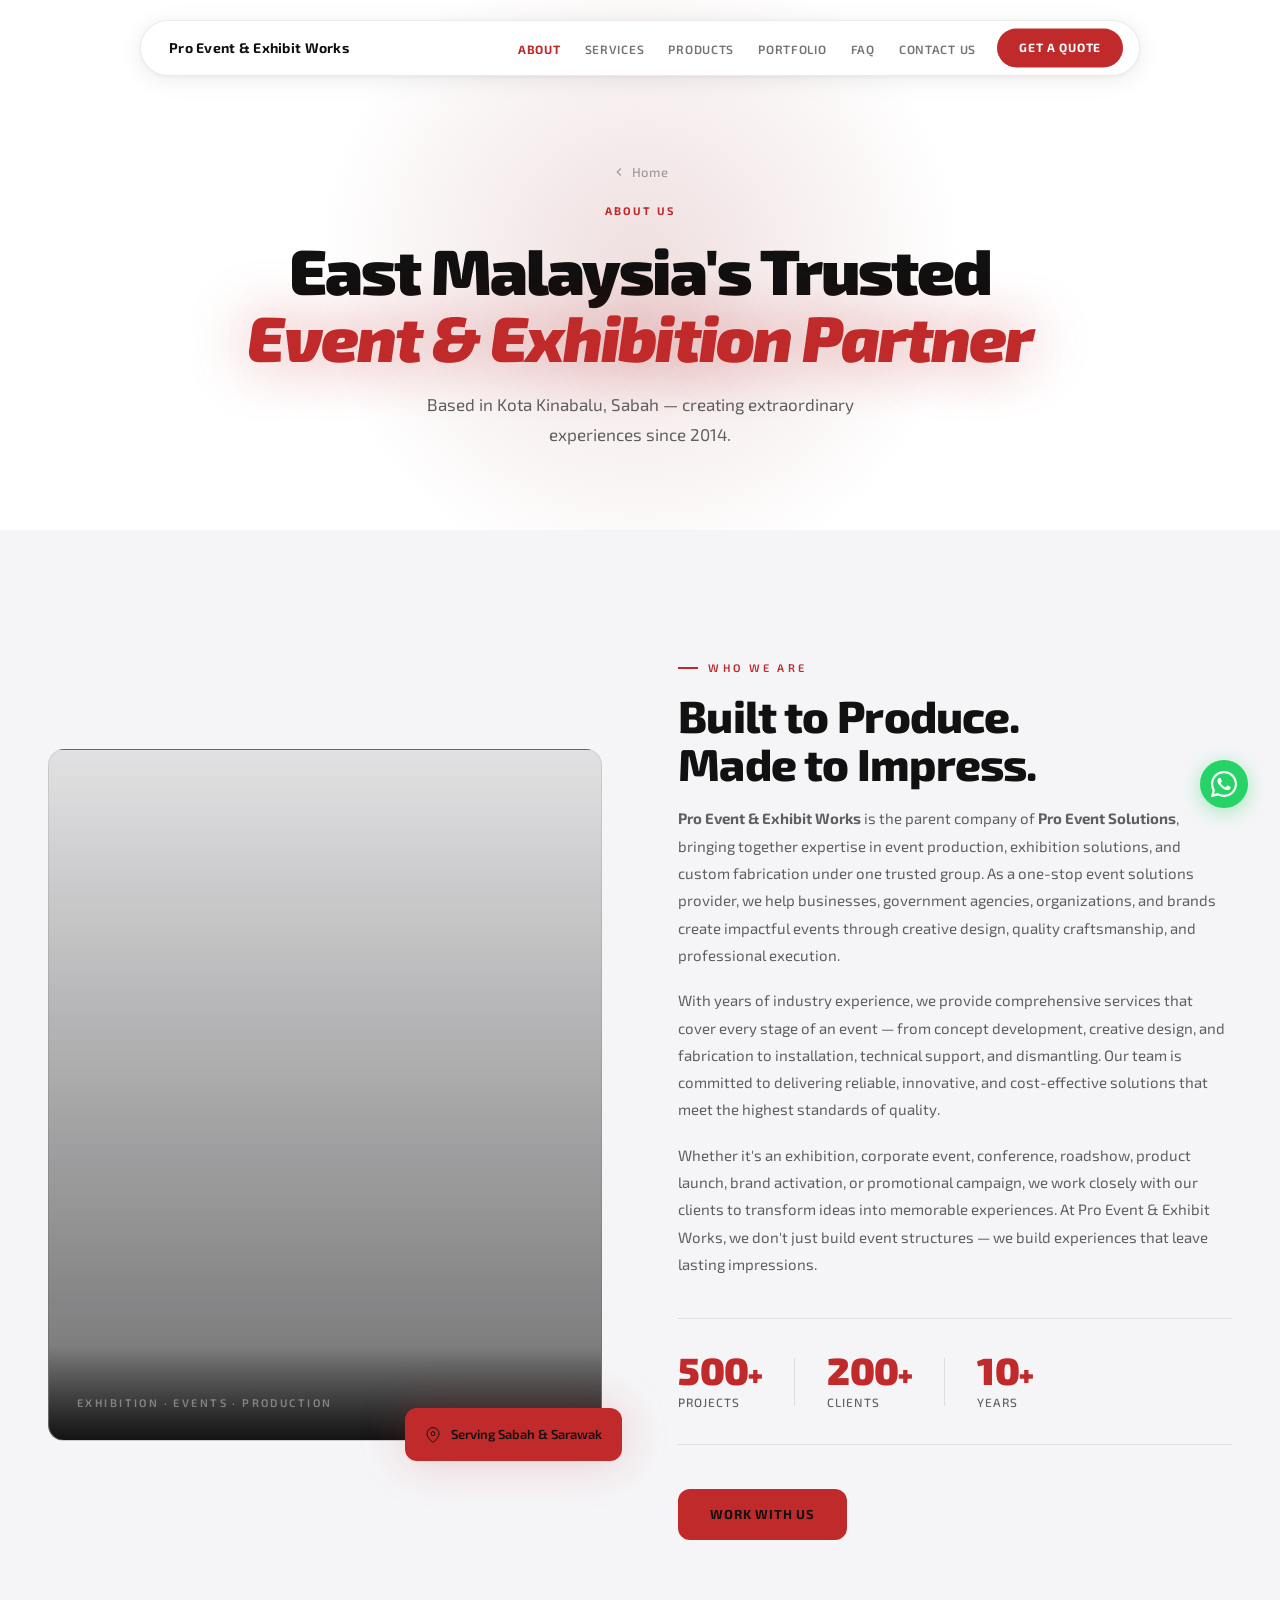
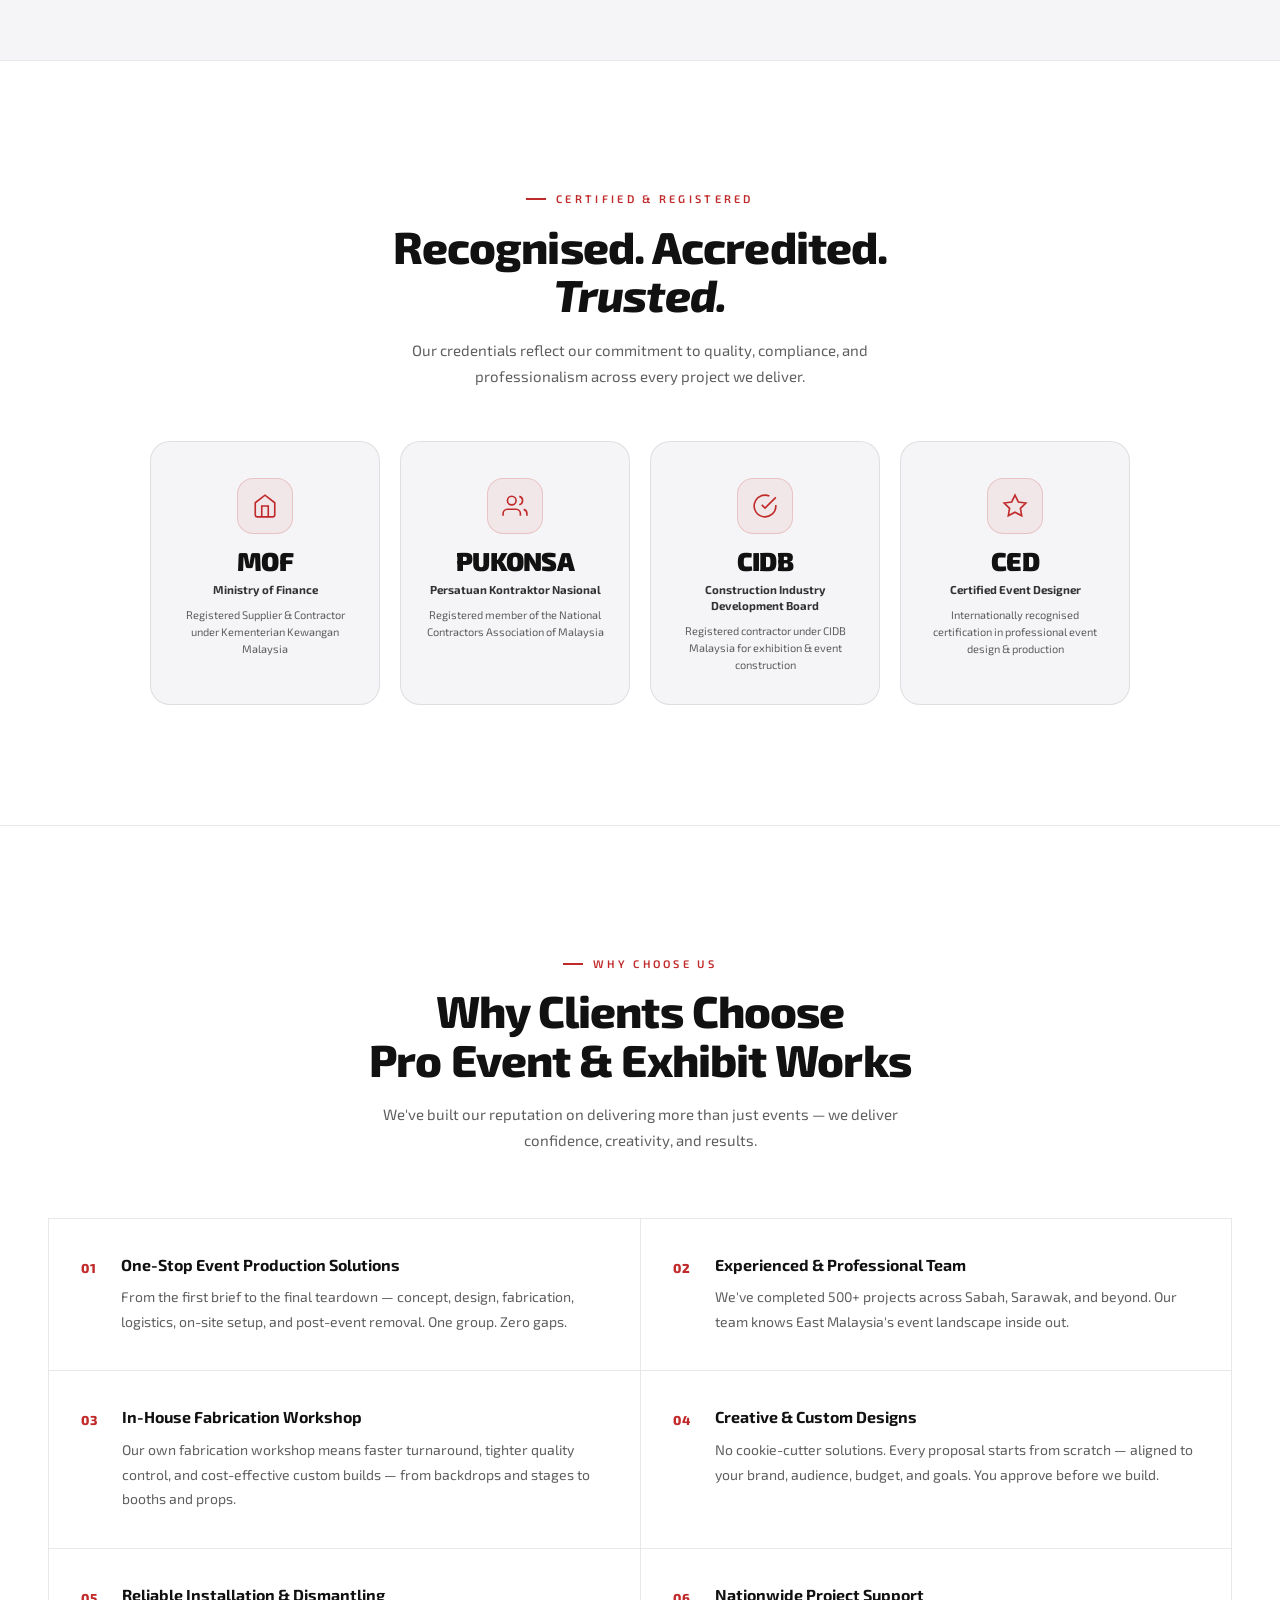
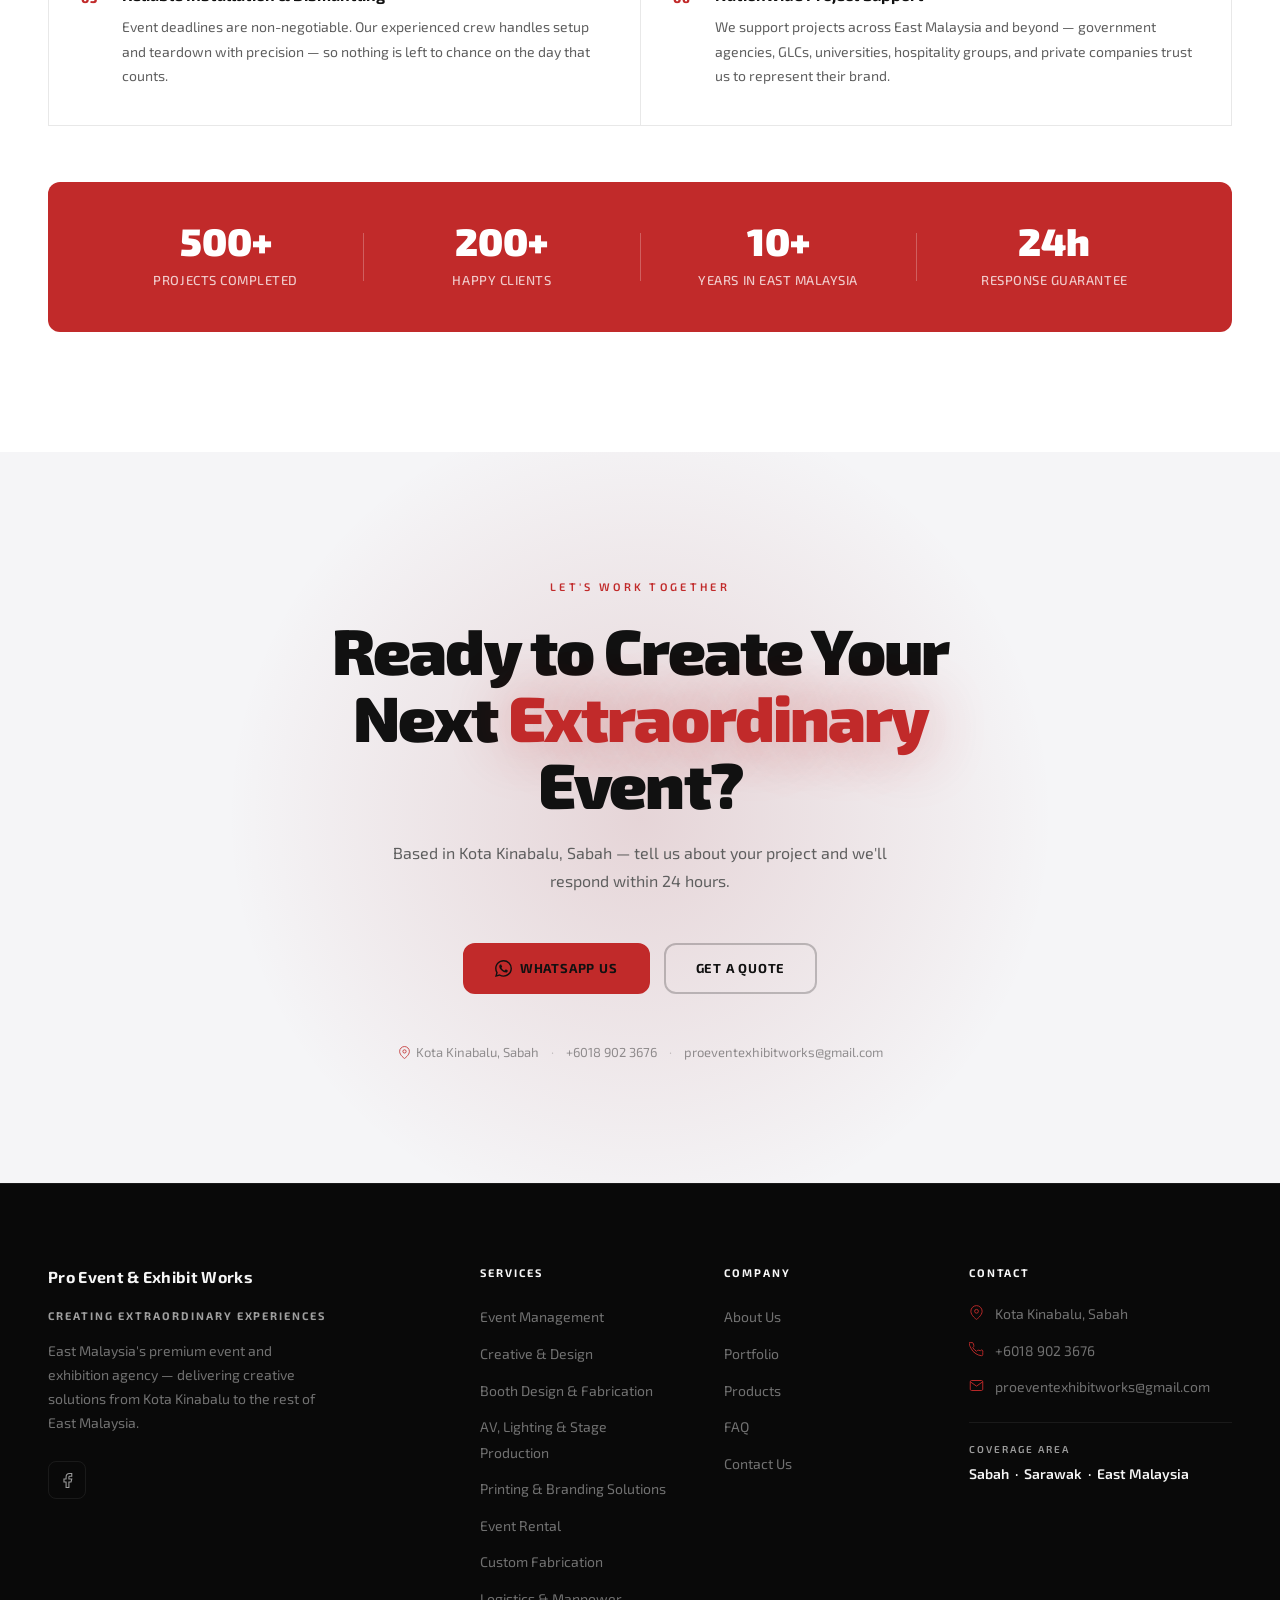
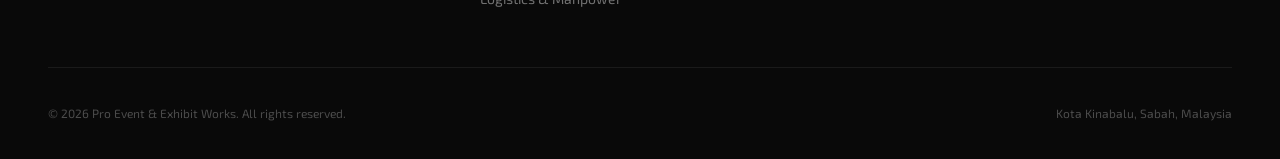
<file: about.html>
<!DOCTYPE html>
<html lang="en">
<head>
    <meta charset="UTF-8">
    <meta name="viewport" content="width=device-width, initial-scale=1.0">
    <meta name="description" content="About Pro Event & Exhibit Works — East Malaysia's event production and exhibit works specialist. Over 10 years of building, fabricating, and producing extraordinary exhibitions and events in Sabah and Sarawak.">
    <meta name="author" content="Pro Event & Exhibit Works">
    <meta name="robots" content="index, follow">
    <link rel="canonical" href="https://proeventexhibition.my/about.html">

    <!-- Open Graph -->
    <meta property="og:type" content="website">
    <meta property="og:site_name" content="Pro Event & Exhibit Works">
    <meta property="og:url" content="https://proeventexhibition.my/about.html">
    <meta property="og:title" content="About Us | Pro Event &amp; Exhibit Works">
    <meta property="og:description" content="Over 10 years of building, fabricating, and producing extraordinary exhibitions and events across Sabah and Sarawak, East Malaysia.">
    <meta property="og:image" content="https://proeventexhibition.my/logo/LOGO COMPANY.png">

    <!-- Twitter Card -->
    <meta name="twitter:card" content="summary_large_image">
    <meta name="twitter:title" content="About Us | Pro Event & Exhibit Works">
    <meta name="twitter:description" content="East Malaysia's trusted event and exhibition agency based in Kota Kinabalu, Sabah. Over 10 years creating extraordinary experiences.">
    <meta name="twitter:image" content="https://proeventexhibition.my/logo/LOGO COMPANY.png">

    <title>About Us | Pro Event & Exhibit Works</title>

    <!-- Favicon -->
    <link rel="icon" type="image/png" href="logo/FAVICON.png">
    <link rel="preconnect" href="https://fonts.googleapis.com">
    <link rel="preconnect" href="https://fonts.gstatic.com" crossorigin>
    <link href="https://fonts.googleapis.com/css2?family=Exo+2:ital,wght@0,100..900;1,100..900&display=swap" rel="stylesheet">
    <link rel="stylesheet" href="css/style.css">
    <!-- JSON-LD: AboutPage -->
    <script type="application/ld+json">
    {
      "@context": "https://schema.org",
      "@type": "AboutPage",
      "name": "About Pro Event & Exhibit Works",
      "url": "https://proeventexhibition.my/about.html",
      "description": "Learn about Pro Event & Exhibit Works — East Malaysia's trusted event and exhibition agency based in Kota Kinabalu, Sabah.",
      "mainEntity": {
        "@type": "Organization",
        "name": "Pro Event & Exhibit Works",
        "url": "https://proeventexhibition.my",
        "telephone": "+60189023676",
        "email": "proeventexhibitworks@gmail.com",
        "address": {
          "@type": "PostalAddress",
          "addressLocality": "Kota Kinabalu",
          "addressRegion": "Sabah",
          "addressCountry": "MY"
        }
      }
    }
    </script>
    <!-- Google tag (gtag.js) -->
    <script async src="https://www.googletagmanager.com/gtag/js?id=AW-18288906556"></script>
    <script>
      window.dataLayer = window.dataLayer || [];
      function gtag(){dataLayer.push(arguments);}
      gtag('js', new Date());
      gtag('config', 'AW-18288906556');
    </script>
</head>
<body>

    <!-- ===== NAVIGATION ===== -->
    <nav class="nav" id="nav">
        <div class="nav__container">
            <a href="index.html" class="nav__logo">
                <span class="nav__logo-name">Pro Event &amp; Exhibit Works</span>
            </a>
            <ul class="nav__links">
                <li><a href="about.html" class="nav__link nav__link--active">About</a></li>
                <li><a href="services.html" class="nav__link">Services</a></li>
                <li><a href="products.html" class="nav__link">Products</a></li>
                <li><a href="portfolio.html" class="nav__link">Portfolio</a></li>
                <li><a href="faq.html" class="nav__link">FAQ</a></li>
                <li><a href="contact.html" class="nav__link">Contact Us</a></li>
                <li><a href="contact.html" class="nav__link nav__link--cta">Get a Quote</a></li>
            </ul>
            <button class="nav__hamburger" id="hamburger" aria-label="Toggle menu">
                <span></span><span></span><span></span>
            </button>
        </div>
    </nav>

    <!-- Mobile Menu -->
    <div class="nav__mobile" id="mobileMenu">
        <button class="nav__mobile-close" id="mobileClose" aria-label="Close menu">&#x2715;</button>
        <ul>
            <li><a href="about.html" class="nav__mobile-link nav__mobile-link--active">About</a></li>
            <li><a href="services.html" class="nav__mobile-link">Services</a></li>
            <li><a href="products.html" class="nav__mobile-link">Products</a></li>
            <li><a href="portfolio.html" class="nav__mobile-link">Portfolio</a></li>
            <li><a href="faq.html" class="nav__mobile-link">FAQ</a></li>
            <li><a href="contact.html" class="nav__mobile-link">Contact Us</a></li>
            <li><a href="contact.html" class="nav__mobile-link nav__mobile-link--cta">Get a Quote</a></li>
        </ul>
    </div>

    <!-- ===== PAGE HERO ===== -->
    <section class="page-hero">
        <div class="page-hero__bg"><div class="page-hero__glow"></div></div>
        <div class="page-hero__container">
            <a href="/" class="page-hero__back">
                <svg viewBox="0 0 24 24" fill="none" stroke="currentColor" stroke-width="2" width="14" height="14"><polyline points="15 18 9 12 15 6"/></svg>
                Home
            </a>
            <span class="page-hero__eyebrow">About Us</span>
            <h1 class="page-hero__title">East Malaysia's Trusted<br><em class="page-hero__title-em">Event &amp; Exhibition Partner</em></h1>
            <p class="page-hero__sub">Based in Kota Kinabalu, Sabah — creating extraordinary experiences since 2014.</p>
        </div>
    </section>

    <!-- ===== ABOUT ===== -->
    <section class="about" id="about">
        <div class="about__container">
            <div class="about__image-col fade-up">
                <div class="about__image">
                    
                </div>
                <div class="about__image-tag">
                    <svg viewBox="0 0 24 24" fill="none" stroke="currentColor" stroke-width="1.5"><path d="M21 10c0 7-9 13-9 13s-9-6-9-13a9 9 0 0118 0z"/><circle cx="12" cy="10" r="3"/></svg>
                    <span>Serving Sabah &amp; Sarawak</span>
                </div>
            </div>
            <div class="about__content fade-up">
                <span class="section-eyebrow">Who We Are</span>
                <h2 class="section-title">Built to Produce.<br>Made to Impress.</h2>
                <p class="about__text"><strong>Pro Event &amp; Exhibit Works</strong> is the parent company of <strong>Pro Event Solutions</strong>, bringing together expertise in event production, exhibition solutions, and custom fabrication under one trusted group. As a one-stop event solutions provider, we help businesses, government agencies, organizations, and brands create impactful events through creative design, quality craftsmanship, and professional execution.</p>
                <p class="about__text">With years of industry experience, we provide comprehensive services that cover every stage of an event — from concept development, creative design, and fabrication to installation, technical support, and dismantling. Our team is committed to delivering reliable, innovative, and cost-effective solutions that meet the highest standards of quality.</p>
                <p class="about__text">Whether it's an exhibition, corporate event, conference, roadshow, product launch, brand activation, or promotional campaign, we work closely with our clients to transform ideas into memorable experiences. At Pro Event &amp; Exhibit Works, we don't just build event structures — we build experiences that leave lasting impressions.</p>
                <div class="about__stats">
                    <div class="about__stat">
                        <span class="about__stat-num">500<span class="about__stat-plus">+</span></span>
                        <span class="about__stat-label">Projects</span>
                    </div>
                    <div class="about__stat-divider"></div>
                    <div class="about__stat">
                        <span class="about__stat-num">200<span class="about__stat-plus">+</span></span>
                        <span class="about__stat-label">Clients</span>
                    </div>
                    <div class="about__stat-divider"></div>
                    <div class="about__stat">
                        <span class="about__stat-num">10<span class="about__stat-plus">+</span></span>
                        <span class="about__stat-label">Years</span>
                    </div>
                </div>
                <a href="contact.html" class="btn btn--primary" style="margin-top:8px;">Work With Us</a>
            </div>
        </div>
    </section>

    <!-- ===== CERTIFICATIONS ===== -->
    <section class="certs" id="certifications">
        <div class="certs__container">
            <div class="certs__header fade-up">
                <span class="section-eyebrow">Certified &amp; Registered</span>
                <h2 class="section-title">Recognised. Accredited.<br><em>Trusted.</em></h2>
                <p class="section-subtitle">Our credentials reflect our commitment to quality, compliance, and professionalism across every project we deliver.</p>
            </div>
            <div class="certs__grid">

                <div class="cert-card fade-up">
                    <div class="cert-card__icon">
                        <svg viewBox="0 0 24 24" fill="none" stroke="currentColor" stroke-width="1.5" width="26" height="26"><path d="M3 9l9-7 9 7v11a2 2 0 01-2 2H5a2 2 0 01-2-2z"/><polyline points="9 22 9 12 15 12 15 22"/></svg>
                    </div>
                    <span class="cert-card__acronym">MOF</span>
                    <span class="cert-card__name">Ministry of Finance</span>
                    <span class="cert-card__label">Registered Supplier &amp; Contractor under Kementerian Kewangan Malaysia</span>
                </div>

                <div class="cert-card fade-up">
                    <div class="cert-card__icon">
                        <svg viewBox="0 0 24 24" fill="none" stroke="currentColor" stroke-width="1.5" width="26" height="26"><path d="M17 21v-2a4 4 0 00-4-4H5a4 4 0 00-4 4v2"/><circle cx="9" cy="7" r="4"/><path d="M23 21v-2a4 4 0 00-3-3.87"/><path d="M16 3.13a4 4 0 010 7.75"/></svg>
                    </div>
                    <span class="cert-card__acronym">PUKONSA</span>
                    <span class="cert-card__name">Persatuan Kontraktor Nasional</span>
                    <span class="cert-card__label">Registered member of the National Contractors Association of Malaysia</span>
                </div>

                <div class="cert-card fade-up">
                    <div class="cert-card__icon">
                        <svg viewBox="0 0 24 24" fill="none" stroke="currentColor" stroke-width="1.5" width="26" height="26"><path d="M22 11.08V12a10 10 0 11-5.93-9.14"/><polyline points="22 4 12 14.01 9 11.01"/></svg>
                    </div>
                    <span class="cert-card__acronym">CIDB</span>
                    <span class="cert-card__name">Construction Industry Development Board</span>
                    <span class="cert-card__label">Registered contractor under CIDB Malaysia for exhibition &amp; event construction</span>
                </div>

                <div class="cert-card fade-up">
                    <div class="cert-card__icon">
                        <svg viewBox="0 0 24 24" fill="none" stroke="currentColor" stroke-width="1.5" width="26" height="26"><polygon points="12 2 15.09 8.26 22 9.27 17 14.14 18.18 21.02 12 17.77 5.82 21.02 7 14.14 2 9.27 8.91 8.26 12 2"/></svg>
                    </div>
                    <span class="cert-card__acronym">CED</span>
                    <span class="cert-card__name">Certified Event Designer</span>
                    <span class="cert-card__label">Internationally recognised certification in professional event design &amp; production</span>
                </div>

            </div>
        </div>
    </section>

    <!-- ===== WHY US ===== -->
    <section class="why-about" id="why">
        <div class="why-about__container">

            <div class="why-about__header fade-up">
                <span class="section-eyebrow">Why Choose Us</span>
                <h2 class="section-title">Why Clients Choose<br>Pro Event &amp; Exhibit Works</h2>
                <p class="section-subtitle">We've built our reputation on delivering more than just events — we deliver confidence, creativity, and results.</p>
            </div>

            <div class="why-about__grid">

                <div class="why-about__item fade-up">
                    <span class="why-about__num">01</span>
                    <div class="why-about__body">
                        <h3 class="why-about__title">One-Stop Event Production Solutions</h3>
                        <p class="why-about__desc">From the first brief to the final teardown — concept, design, fabrication, logistics, on-site setup, and post-event removal. One group. Zero gaps.</p>
                    </div>
                </div>

                <div class="why-about__item fade-up">
                    <span class="why-about__num">02</span>
                    <div class="why-about__body">
                        <h3 class="why-about__title">Experienced &amp; Professional Team</h3>
                        <p class="why-about__desc">We've completed 500+ projects across Sabah, Sarawak, and beyond. Our team knows East Malaysia's event landscape inside out.</p>
                    </div>
                </div>

                <div class="why-about__item fade-up">
                    <span class="why-about__num">03</span>
                    <div class="why-about__body">
                        <h3 class="why-about__title">In-House Fabrication Workshop</h3>
                        <p class="why-about__desc">Our own fabrication workshop means faster turnaround, tighter quality control, and cost-effective custom builds — from backdrops and stages to booths and props.</p>
                    </div>
                </div>

                <div class="why-about__item fade-up">
                    <span class="why-about__num">04</span>
                    <div class="why-about__body">
                        <h3 class="why-about__title">Creative &amp; Custom Designs</h3>
                        <p class="why-about__desc">No cookie-cutter solutions. Every proposal starts from scratch — aligned to your brand, audience, budget, and goals. You approve before we build.</p>
                    </div>
                </div>

                <div class="why-about__item fade-up">
                    <span class="why-about__num">05</span>
                    <div class="why-about__body">
                        <h3 class="why-about__title">Reliable Installation &amp; Dismantling</h3>
                        <p class="why-about__desc">Event deadlines are non-negotiable. Our experienced crew handles setup and teardown with precision — so nothing is left to chance on the day that counts.</p>
                    </div>
                </div>

                <div class="why-about__item fade-up">
                    <span class="why-about__num">06</span>
                    <div class="why-about__body">
                        <h3 class="why-about__title">Nationwide Project Support</h3>
                        <p class="why-about__desc">We support projects across East Malaysia and beyond — government agencies, GLCs, universities, hospitality groups, and private companies trust us to represent their brand.</p>
                    </div>
                </div>

            </div>

            <div class="why-about__bar fade-up">
                <div class="why-about__stat">
                    <strong>500+</strong>
                    <span>Projects Completed</span>
                </div>
                <div class="why-about__divider"></div>
                <div class="why-about__stat">
                    <strong>200+</strong>
                    <span>Happy Clients</span>
                </div>
                <div class="why-about__divider"></div>
                <div class="why-about__stat">
                    <strong>10+</strong>
                    <span>Years in East Malaysia</span>
                </div>
                <div class="why-about__divider"></div>
                <div class="why-about__stat">
                    <strong>24h</strong>
                    <span>Response Guarantee</span>
                </div>
            </div>

        </div>
    </section>

        <!-- ===== CTA ===== -->
    <section class="cta" id="contact">
        <div class="cta__glow"></div>
        <div class="cta__container fade-up">
            <p class="cta__eyebrow">Let's Work Together</p>
            <h2 class="cta__title">Ready to Create Your<br>Next <em>Extraordinary</em> Event?</h2>
            <p class="cta__sub">Based in Kota Kinabalu, Sabah &mdash; tell us about your project and we'll respond within 24 hours.</p>
            <div class="cta__btns">
                <a href="https://wa.me/60189023676?text=Hi%2C%20I%27d%20like%20to%20enquire%20about%20your%20event%20services." class="btn btn--primary">
                    <svg viewBox="0 0 24 24" fill="currentColor" width="17" height="17"><path d="M17.472 14.382c-.297-.149-1.758-.867-2.03-.967-.273-.099-.471-.148-.67.15-.197.297-.767.966-.94 1.164-.173.199-.347.223-.644.075-.297-.15-1.255-.463-2.39-1.475-.883-.788-1.48-1.761-1.653-2.059-.173-.297-.018-.458.13-.606.134-.133.298-.347.446-.52.149-.174.198-.298.298-.497.099-.198.05-.371-.025-.52-.075-.149-.669-1.612-.916-2.207-.242-.579-.487-.5-.669-.51-.173-.008-.371-.01-.57-.01-.198 0-.52.074-.792.372-.272.297-1.04 1.016-1.04 2.479 0 1.462 1.065 2.875 1.213 3.074.149.198 2.096 3.2 5.077 4.487.709.306 1.262.489 1.694.625.712.227 1.36.195 1.871.118.571-.085 1.758-.719 2.006-1.413.248-.694.248-1.289.173-1.413-.074-.124-.272-.198-.57-.347m-5.421 7.403h-.004a9.87 9.87 0 01-5.031-1.378l-.361-.214-3.741.982.998-3.648-.235-.374a9.86 9.86 0 01-1.51-5.26c.001-5.45 4.436-9.884 9.888-9.884 2.64 0 5.122 1.03 6.988 2.898a9.825 9.825 0 012.893 6.994c-.003 5.45-4.437 9.884-9.885 9.884m8.413-18.297A11.815 11.815 0 0012.05 0C5.495 0 .16 5.335.157 11.892c0 2.096.547 4.142 1.588 5.945L.057 24l6.305-1.654a11.882 11.882 0 005.683 1.448h.005c6.554 0 11.89-5.335 11.893-11.893a11.821 11.821 0 00-3.48-8.413Z"/></svg>
                    WhatsApp Us
                </a>
                <a href="contact.html" class="btn btn--secondary">Get a Quote</a>
            </div>
            <div class="cta__info">
                <span>
                    <svg viewBox="0 0 24 24" fill="none" stroke="currentColor" stroke-width="1.5" width="13" height="13"><path d="M21 10c0 7-9 13-9 13s-9-6-9-13a9 9 0 0118 0z"/><circle cx="12" cy="10" r="3"/></svg>
                    Kota Kinabalu, Sabah
                </span>
                <span class="cta__sep">&middot;</span>
                <span>+6018 902 3676</span>
                <span class="cta__sep">&middot;</span>
                <span>proeventexhibitworks@gmail.com</span>
            </div>
        </div>
    </section>

    <!-- ===== FOOTER ===== -->
    <footer class="footer">
        <div class="footer__container">
            <div class="footer__grid">
                <div class="footer__brand">
                    <a href="index.html" class="footer__logo">
                        <span class="footer__logo-name">Pro Event &amp; Exhibit Works</span>
                    </a>
                    <p class="footer__tagline">Creating Extraordinary Experiences</p>
                    <p class="footer__desc">East Malaysia's premium event and exhibition agency — delivering creative solutions from Kota Kinabalu to the rest of East Malaysia.</p>
                    <div class="footer__social">
                        <a href="https://www.facebook.com/profile.php?id=61574383752971" target="_blank" rel="noopener" class="footer__social-link" aria-label="Facebook"><svg viewBox="0 0 24 24" fill="none" stroke="currentColor" stroke-width="1.5"><path d="M18 2h-3a5 5 0 00-5 5v3H7v4h3v8h4v-8h3l1-4h-4V7a1 1 0 011-1h3z"/></svg></a>
                        <a href="#" class="footer__social-link footer__social-link--inactive" aria-label="Instagram"><svg viewBox="0 0 24 24" fill="none" stroke="currentColor" stroke-width="1.5"><rect x="2" y="2" width="20" height="20" rx="5" ry="5"/><path d="M16 11.37A4 4 0 1112.63 8 4 4 0 0116 11.37z"/><line x1="17.5" y1="6.5" x2="17.51" y2="6.5"/></svg></a>
                        <a href="#" class="footer__social-link footer__social-link--inactive" aria-label="LinkedIn"><svg viewBox="0 0 24 24" fill="none" stroke="currentColor" stroke-width="1.5"><path d="M16 8a6 6 0 016 6v7h-4v-7a2 2 0 00-2-2 2 2 0 00-2 2v7h-4v-7a6 6 0 016-6z"/><rect x="2" y="9" width="4" height="12"/><circle cx="4" cy="4" r="2"/></svg></a>
                    </div>
                </div>
                <div class="footer__col">
                    <h4 class="footer__col-title">Services</h4>
                    <ul class="footer__links">
                        <li><a href="services.html">Event Management</a></li>
                        <li><a href="services.html">Creative &amp; Design</a></li>
                        <li><a href="services.html">Booth Design &amp; Fabrication</a></li>
                        <li><a href="services.html">AV, Lighting &amp; Stage Production</a></li>
                        <li><a href="services.html">Printing &amp; Branding Solutions</a></li>
                        <li><a href="services.html">Event Rental</a></li>
                        <li><a href="services.html">Custom Fabrication</a></li>
                        <li><a href="services.html">Logistics &amp; Manpower</a></li>
                    </ul>
                </div>
                <div class="footer__col">
                    <h4 class="footer__col-title">Company</h4>
                    <ul class="footer__links">
                        <li><a href="about.html">About Us</a></li>
                        <li><a href="portfolio.html">Portfolio</a></li>
                        <li><a href="products.html">Products</a></li>
                        <li><a href="faq.html">FAQ</a></li>
                        <li><a href="contact.html">Contact Us</a></li>
                    </ul>
                </div>
                <div class="footer__col">
                    <h4 class="footer__col-title">Contact</h4>
                    <ul class="footer__contact-list">
                        <li><svg viewBox="0 0 24 24" fill="none" stroke="currentColor" stroke-width="1.5"><path d="M21 10c0 7-9 13-9 13s-9-6-9-13a9 9 0 0118 0z"/><circle cx="12" cy="10" r="3"/></svg> Kota Kinabalu, Sabah</li>
                        <li><svg viewBox="0 0 24 24" fill="none" stroke="currentColor" stroke-width="1.5"><path d="M22 16.92v3a2 2 0 01-2.18 2 19.79 19.79 0 01-8.63-3.07A19.5 19.5 0 013.07 9.81a19.79 19.79 0 01-3.07-8.64A2 2 0 012 .99h3a2 2 0 012 1.72c.127.96.361 1.903.7 2.81a2 2 0 01-.45 2.11L6.09 8.91a16 16 0 006 6l1.27-1.27a2 2 0 012.11-.45c.907.339 1.85.573 2.81.7A2 2 0 0122 15.99v.93z"/></svg><a href="tel:+60189023676">+6018 902 3676</a></li>
                        <li><svg viewBox="0 0 24 24" fill="none" stroke="currentColor" stroke-width="1.5"><path d="M4 4h16c1.1 0 2 .9 2 2v12c0 1.1-.9 2-2 2H4c-1.1 0-2-.9-2-2V6c0-1.1.9-2 2-2z"/><polyline points="22,6 12,13 2,6"/></svg><a href="mailto:proeventexhibitworks@gmail.com">proeventexhibitworks@gmail.com</a></li>
                    </ul>
                    <div class="footer__coverage">
                        <span>Coverage Area</span>
                        <p>Sabah &nbsp;&middot;&nbsp; Sarawak &nbsp;&middot;&nbsp; East Malaysia</p>
                    </div>
                </div>
            </div>
            <div class="footer__bottom">
                <p>&copy; 2026 Pro Event &amp; Exhibit Works. All rights reserved.</p>
                <p>Kota Kinabalu, Sabah, Malaysia</p>
            </div>
        </div>
    </footer>

    <a class="wa-float" href="https://wa.me/60189023676?text=Hi%2C%20I%27d%20like%20to%20enquire%20about%20your%20event%20services." target="_blank" rel="noopener" aria-label="Chat on WhatsApp">
        <svg viewBox="0 0 24 24" fill="currentColor" width="26" height="26"><path d="M17.472 14.382c-.297-.149-1.758-.867-2.03-.967-.273-.099-.471-.148-.67.15-.197.297-.767.966-.94 1.164-.173.199-.347.223-.644.075-.297-.15-1.255-.463-2.39-1.475-.883-.788-1.48-1.761-1.653-2.059-.173-.297-.018-.458.13-.606.134-.133.298-.347.446-.52.149-.174.198-.298.298-.497.099-.198.05-.371-.025-.52-.075-.149-.669-1.612-.916-2.207-.242-.579-.487-.5-.669-.51-.173-.008-.371-.01-.57-.01-.198 0-.52.074-.792.372-.272.297-1.04 1.016-1.04 2.479 0 1.462 1.065 2.875 1.213 3.074.149.198 2.096 3.2 5.077 4.487.709.306 1.262.489 1.694.625.712.227 1.36.195 1.871.118.571-.085 1.758-.719 2.006-1.413.248-.694.248-1.289.173-1.413-.074-.124-.272-.198-.57-.347z"/><path d="M12 0C5.373 0 0 5.373 0 12c0 2.127.558 4.126 1.533 5.862L.057 23.5a.5.5 0 00.609.61l5.79-1.453A11.952 11.952 0 0012 24c6.627 0 12-5.373 12-12S18.627 0 12 0zm0 22a9.952 9.952 0 01-5.187-1.449l-.361-.216-3.762.944.998-3.662-.235-.375A9.953 9.953 0 012 12C2 6.477 6.477 2 12 2s10 4.477 10 10-4.477 10-10 10z"/></svg>
    </a>
    <button class="back-to-top" id="backToTop" aria-label="Back to top">
        <svg width="18" height="18" viewBox="0 0 18 18" fill="none"><path d="M9 14V4M9 4L4 9M9 4L14 9" stroke="currentColor" stroke-width="2" stroke-linecap="round" stroke-linejoin="round"/></svg>
    </button>

    <script src="js/main.js"></script>
</body>
</html>
</file>
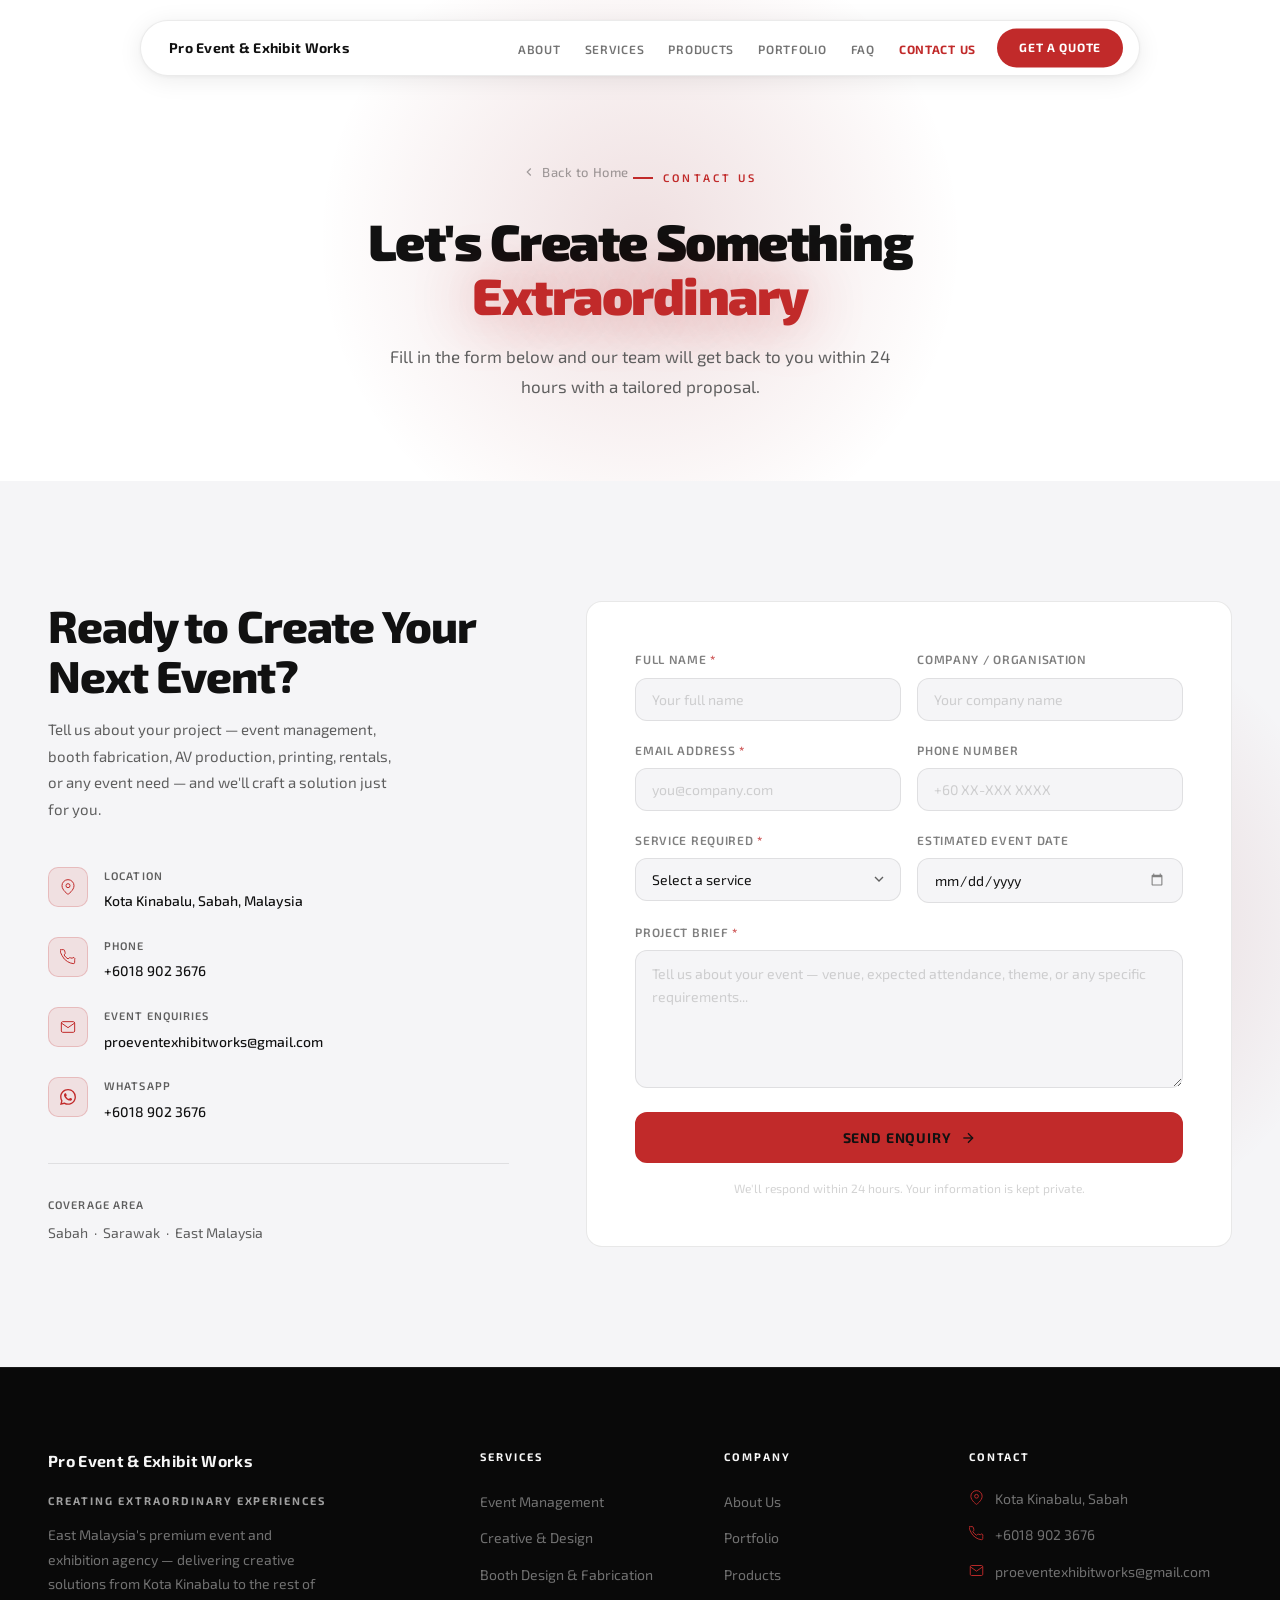
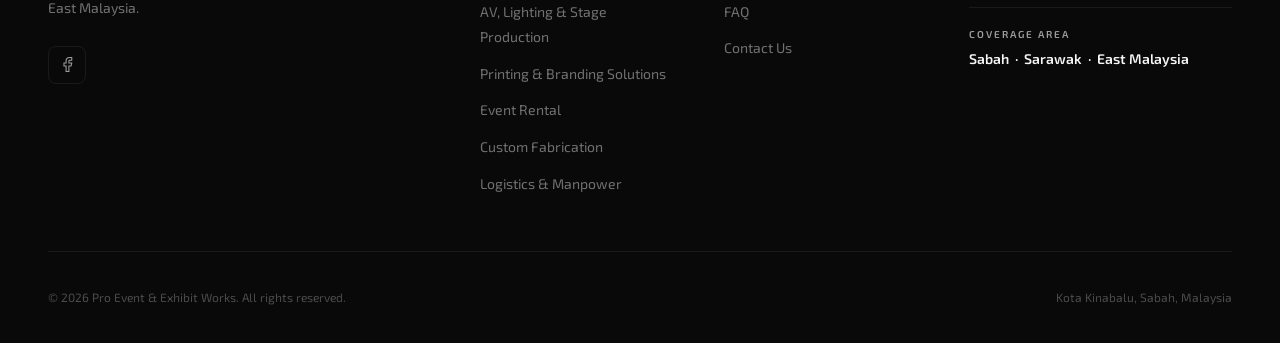
<file: contact.html>
<!DOCTYPE html>
<html lang="en">
<head>
    <meta charset="UTF-8">
    <meta name="viewport" content="width=device-width, initial-scale=1.0">
    <meta name="description" content="Get a quote from Pro Event & Exhibit Works — Kota Kinabalu's event production and exhibit works specialist. Tell us about your project and we'll respond within 24 hours.">
    <meta name="author" content="Pro Event & Exhibit Works">
    <meta name="robots" content="index, follow">
    <link rel="canonical" href="https://proeventexhibition.my/contact.html">

    <!-- Open Graph -->
    <meta property="og:type" content="website">
    <meta property="og:site_name" content="Pro Event & Exhibit Works">
    <meta property="og:url" content="https://proeventexhibition.my/contact.html">
    <meta property="og:title" content="Contact Us | Pro Event &amp; Exhibit Works">
    <meta property="og:description" content="Get a quote from East Malaysia's event production and exhibit works specialist. Tell us about your project and we'll respond within 24 hours.">
    <meta property="og:image" content="https://proeventexhibition.my/logo/LOGO COMPANY.png">

    <!-- Twitter Card -->
    <meta name="twitter:card" content="summary_large_image">
    <meta name="twitter:title" content="Contact Us | Pro Event & Exhibit Works">
    <meta name="twitter:description" content="Contact East Malaysia's premium event and exhibition agency for a tailored proposal. We respond within 24 hours.">
    <meta name="twitter:image" content="https://proeventexhibition.my/logo/LOGO COMPANY.png">

    <title>Contact Us | Pro Event & Exhibit Works</title>

    <!-- Favicon -->
    <link rel="icon" type="image/png" href="logo/FAVICON.png">

    <!-- Google Fonts -->
    <link rel="preconnect" href="https://fonts.googleapis.com">
    <link rel="preconnect" href="https://fonts.gstatic.com" crossorigin>
    <link href="https://fonts.googleapis.com/css2?family=Exo+2:ital,wght@0,100..900;1,100..900&display=swap" rel="stylesheet">

    <link rel="stylesheet" href="css/style.css">
    <!-- JSON-LD: ContactPage -->
    <script type="application/ld+json">
    {
      "@context": "https://schema.org",
      "@type": "ContactPage",
      "name": "Contact Pro Event & Exhibit Works",
      "url": "https://proeventexhibition.my/contact.html",
      "description": "Get a quote from Pro Event & Exhibit Works. Contact us via WhatsApp, email, or fill in our enquiry form.",
      "mainEntity": {
        "@type": "LocalBusiness",
        "name": "Pro Event & Exhibit Works",
        "telephone": "+60189023676",
        "email": "proeventexhibitworks@gmail.com",
        "address": {
          "@type": "PostalAddress",
          "addressLocality": "Kota Kinabalu",
          "addressRegion": "Sabah",
          "addressCountry": "MY"
        }
      }
    }
    </script>
    <!-- Google tag (gtag.js) -->
    <script async src="https://www.googletagmanager.com/gtag/js?id=AW-18288906556"></script>
    <script>
      window.dataLayer = window.dataLayer || [];
      function gtag(){dataLayer.push(arguments);}
      gtag('js', new Date());
      gtag('config', 'AW-18288906556');
    </script>
</head>
<body>

    <!-- ===== NAVIGATION ===== -->
    <nav class="nav" id="nav">
        <div class="nav__container">
            <a href="index.html" class="nav__logo">
                <span class="nav__logo-name">Pro Event &amp; Exhibit Works</span>
            </a>
            <ul class="nav__links">
                <li><a href="about.html" class="nav__link">About</a></li>
                <li><a href="services.html" class="nav__link">Services</a></li>
                <li><a href="products.html" class="nav__link">Products</a></li>
                <li><a href="portfolio.html" class="nav__link">Portfolio</a></li>
                <li><a href="faq.html" class="nav__link">FAQ</a></li>
                <li><a href="contact.html" class="nav__link nav__link--active">Contact Us</a></li>
                <li><a href="contact.html" class="nav__link nav__link--cta">Get a Quote</a></li>
            </ul>
            <button class="nav__hamburger" id="hamburger" aria-label="Toggle menu">
                <span></span>
                <span></span>
                <span></span>
            </button>
        </div>
    </nav>

    <!-- Mobile Menu -->
    <div class="nav__mobile" id="mobileMenu">
        <button class="nav__mobile-close" id="mobileClose" aria-label="Close menu">&#x2715;</button>
        <ul>
            <li><a href="about.html" class="nav__mobile-link">About</a></li>
            <li><a href="services.html" class="nav__mobile-link">Services</a></li>
            <li><a href="products.html" class="nav__mobile-link">Products</a></li>
            <li><a href="portfolio.html" class="nav__mobile-link">Portfolio</a></li>
            <li><a href="faq.html" class="nav__mobile-link">FAQ</a></li>
            <li><a href="contact.html" class="nav__mobile-link nav__mobile-link--active">Contact Us</a></li>
            <li><a href="contact.html" class="nav__mobile-link nav__mobile-link--cta">Get a Quote</a></li>
        </ul>
    </div>

    <!-- ===== PAGE HERO ===== -->
    <section class="page-hero">
        <div class="page-hero__bg">
            <div class="page-hero__glow"></div>
        </div>
        <div class="page-hero__container">
            <a href="/" class="page-hero__back">
                <svg viewBox="0 0 24 24" fill="none" stroke="currentColor" stroke-width="2" width="14" height="14"><polyline points="15 18 9 12 15 6"/></svg>
                Back to Home
            </a>
            <span class="section-eyebrow">Contact Us</span>
            <h1 class="page-hero__title" style="font-size:clamp(28px,4vw,54px)">Let's Create Something<br><span class="page-hero__title-em">Extraordinary</span></h1>
            <p class="page-hero__subtitle">Fill in the form below and our team will get back to you within 24 hours with a tailored proposal.</p>
        </div>
    </section>

    <!-- ===== CONTACT FORM ===== -->
    <section class="contact" id="contact-form">
        <div class="contact__glow"></div>
        <div class="contact__container">

            <!-- Left: Info -->
            <div class="contact__info fade-up">
                <h2 class="contact__title">Ready to Create Your<br>Next Event?</h2>
                <p class="contact__desc">Tell us about your project — event management, booth fabrication, AV production, printing, rentals, or any event need — and we'll craft a solution just for you.</p>

                <ul class="contact__details">
                    <li>
                        <div class="contact__detail-icon">
                            <svg viewBox="0 0 24 24" fill="none" stroke="currentColor" stroke-width="1.5"><path d="M21 10c0 7-9 13-9 13s-9-6-9-13a9 9 0 0118 0z"/><circle cx="12" cy="10" r="3"/></svg>
                        </div>
                        <div>
                            <span class="contact__detail-label">Location</span>
                            <strong>Kota Kinabalu, Sabah, Malaysia</strong>
                        </div>
                    </li>
                    <li>
                        <div class="contact__detail-icon">
                            <svg viewBox="0 0 24 24" fill="none" stroke="currentColor" stroke-width="1.5"><path d="M22 16.92v3a2 2 0 01-2.18 2 19.79 19.79 0 01-8.63-3.07A19.5 19.5 0 013.07 9.81a19.79 19.79 0 01-3.07-8.64A2 2 0 012 .99h3a2 2 0 012 1.72c.127.96.361 1.903.7 2.81a2 2 0 01-.45 2.11L6.09 8.91a16 16 0 006 6l1.27-1.27a2 2 0 012.11-.45c.907.339 1.85.573 2.81.7A2 2 0 0122 15.99v.93z"/></svg>
                        </div>
                        <div>
                            <span class="contact__detail-label">Phone</span>
                            <strong>+6018 902 3676</strong>
                        </div>
                    </li>
                    <li>
                        <div class="contact__detail-icon">
                            <svg viewBox="0 0 24 24" fill="none" stroke="currentColor" stroke-width="1.5"><path d="M4 4h16c1.1 0 2 .9 2 2v12c0 1.1-.9 2-2 2H4c-1.1 0-2-.9-2-2V6c0-1.1.9-2 2-2z"/><polyline points="22,6 12,13 2,6"/></svg>
                        </div>
                        <div>
                            <span class="contact__detail-label">Event Enquiries</span>
                            <strong>proeventexhibitworks@gmail.com</strong>
                        </div>
                    </li>

                    <li>
                        <div class="contact__detail-icon">
                            <svg viewBox="0 0 24 24" fill="currentColor"><path d="M17.472 14.382c-.297-.149-1.758-.867-2.03-.967-.273-.099-.471-.148-.67.15-.197.297-.767.966-.94 1.164-.173.199-.347.223-.644.075-.297-.15-1.255-.463-2.39-1.475-.883-.788-1.48-1.761-1.653-2.059-.173-.297-.018-.458.13-.606.134-.133.298-.347.446-.52.149-.174.198-.298.298-.497.099-.198.05-.371-.025-.52-.075-.149-.669-1.612-.916-2.207-.242-.579-.487-.5-.669-.51-.173-.008-.371-.01-.57-.01-.198 0-.52.074-.792.372-.272.297-1.04 1.016-1.04 2.479 0 1.462 1.065 2.875 1.213 3.074.149.198 2.096 3.2 5.077 4.487.709.306 1.262.489 1.694.625.712.227 1.36.195 1.871.118.571-.085 1.758-.719 2.006-1.413.248-.694.248-1.289.173-1.413-.074-.124-.272-.198-.57-.347m-5.421 7.403h-.004a9.87 9.87 0 01-5.031-1.378l-.361-.214-3.741.982.998-3.648-.235-.374a9.86 9.86 0 01-1.51-5.26c.001-5.45 4.436-9.884 9.888-9.884 2.64 0 5.122 1.03 6.988 2.898a9.825 9.825 0 012.893 6.994c-.003 5.45-4.437 9.884-9.885 9.884m8.413-18.297A11.815 11.815 0 0012.05 0C5.495 0 .16 5.335.157 11.892c0 2.096.547 4.142 1.588 5.945L.057 24l6.305-1.654a11.882 11.882 0 005.683 1.448h.005c6.554 0 11.89-5.335 11.893-11.893a11.821 11.821 0 00-3.48-8.413Z"/></svg>
                        </div>
                        <div>
                            <span class="contact__detail-label">WhatsApp</span>
                            <strong>+6018 902 3676</strong>
                        </div>
                    </li>
                </ul>

                <div class="contact__coverage">
                    <span class="contact__coverage-label">Coverage Area</span>
                    <p class="contact__coverage-text">Sabah &nbsp;&middot;&nbsp; Sarawak &nbsp;&middot;&nbsp; East Malaysia</p>
                </div>
            </div>

            <!-- Right: Form -->
            <div class="contact__form-wrap fade-up">
                <form class="contact__form" id="contactForm" novalidate>
                    <div class="form-row">
                        <div class="form-group">
                            <label for="cf-name">Full Name <span class="form-required">*</span></label>
                            <input type="text" id="cf-name" name="name" placeholder="Your full name" required>
                        </div>
                        <div class="form-group">
                            <label for="cf-company">Company / Organisation</label>
                            <input type="text" id="cf-company" name="company" placeholder="Your company name">
                        </div>
                    </div>
                    <div class="form-row">
                        <div class="form-group">
                            <label for="cf-email">Email Address <span class="form-required">*</span></label>
                            <input type="email" id="cf-email" name="email" placeholder="you@company.com" required>
                        </div>
                        <div class="form-group">
                            <label for="cf-phone">Phone Number</label>
                            <input type="tel" id="cf-phone" name="phone" placeholder="+60 XX-XXX XXXX">
                        </div>
                    </div>
                    <div class="form-row">
                        <div class="form-group">
                            <label for="cf-service">Service Required <span class="form-required">*</span></label>
                            <div class="form-select-wrap">
                                <select id="cf-service" name="service" required>
                                    <option value="" disabled selected>Select a service</option>
                                    <option>Event Management</option>
                                    <option>Creative &amp; Design</option>
                                    <option>Booth Design &amp; Fabrication</option>
                                    <option>Event Carpentry &amp; Custom Fabrication</option>
                                    <option>AV, Lighting &amp; Stage Production</option>
                                    <option>Printing &amp; Branding Solutions</option>
                                    <option>Event Rental</option>
                                    <option>Logistics, Installation &amp; Manpower</option>
                                    <option>Other / Not Sure</option>
                                </select>
                                <svg class="form-select-arrow" viewBox="0 0 24 24" fill="none" stroke="currentColor" stroke-width="2"><polyline points="6 9 12 15 18 9"/></svg>
                            </div>
                        </div>
                        <div class="form-group">
                            <label for="cf-date">Estimated Event Date</label>
                            <input type="date" id="cf-date" name="date">
                        </div>
                    </div>
                    <div class="form-group">
                        <label for="cf-message">Project Brief <span class="form-required">*</span></label>
                        <textarea id="cf-message" name="message" rows="5" placeholder="Tell us about your event — venue, expected attendance, theme, or any specific requirements..." required></textarea>
                    </div>
                    <button type="submit" class="form-submit btn btn--primary">
                        Send Enquiry
                        <svg viewBox="0 0 24 24" fill="none" stroke="currentColor" stroke-width="2" width="16" height="16"><line x1="5" y1="12" x2="19" y2="12"/><polyline points="12 5 19 12 12 19"/></svg>
                    </button>
                    <p class="form-note">We'll respond within 24 hours. Your information is kept private.</p>
                    <!-- Success / error messages -->
                    <div class="form-feedback form-feedback--success" id="formSuccess" hidden>
                        <svg viewBox="0 0 24 24" fill="none" stroke="currentColor" stroke-width="2" width="18" height="18"><polyline points="20 6 9 17 4 12"/></svg>
                        Thank you! We've received your enquiry and will be in touch shortly.
                    </div>
                    <div class="form-feedback form-feedback--error" id="formError" hidden>
                        <svg viewBox="0 0 24 24" fill="none" stroke="currentColor" stroke-width="2" width="18" height="18"><circle cx="12" cy="12" r="10"/><line x1="12" y1="8" x2="12" y2="12"/><line x1="12" y1="16" x2="12.01" y2="16"/></svg>
                        Something went wrong. Please email us directly at proeventexhibitworks@gmail.com
                    </div>
                </form>
            </div>

        </div>
    </section>

        <!-- ===== FOOTER ===== -->
    <footer class="footer">
        <div class="footer__container">
            <div class="footer__grid">
                <div class="footer__brand">
                    <a href="index.html" class="footer__logo">
                        <span class="footer__logo-name">Pro Event &amp; Exhibit Works</span>
                    </a>
                    <p class="footer__tagline">Creating Extraordinary Experiences</p>
                    <p class="footer__desc">East Malaysia's premium event and exhibition agency — delivering creative solutions from Kota Kinabalu to the rest of East Malaysia.</p>
                    <div class="footer__social">
                        <a href="https://www.facebook.com/profile.php?id=61574383752971" target="_blank" rel="noopener" class="footer__social-link" aria-label="Facebook"><svg viewBox="0 0 24 24" fill="none" stroke="currentColor" stroke-width="1.5"><path d="M18 2h-3a5 5 0 00-5 5v3H7v4h3v8h4v-8h3l1-4h-4V7a1 1 0 011-1h3z"/></svg></a>
                        <a href="#" class="footer__social-link footer__social-link--inactive" aria-label="Instagram"><svg viewBox="0 0 24 24" fill="none" stroke="currentColor" stroke-width="1.5"><rect x="2" y="2" width="20" height="20" rx="5" ry="5"/><path d="M16 11.37A4 4 0 1112.63 8 4 4 0 0116 11.37z"/><line x1="17.5" y1="6.5" x2="17.51" y2="6.5"/></svg></a>
                        <a href="#" class="footer__social-link footer__social-link--inactive" aria-label="LinkedIn"><svg viewBox="0 0 24 24" fill="none" stroke="currentColor" stroke-width="1.5"><path d="M16 8a6 6 0 016 6v7h-4v-7a2 2 0 00-2-2 2 2 0 00-2 2v7h-4v-7a6 6 0 016-6z"/><rect x="2" y="9" width="4" height="12"/><circle cx="4" cy="4" r="2"/></svg></a>
                    </div>
                </div>
                <div class="footer__col">
                    <h4 class="footer__col-title">Services</h4>
                    <ul class="footer__links">
                        <li><a href="services.html">Event Management</a></li>
                        <li><a href="services.html">Creative &amp; Design</a></li>
                        <li><a href="services.html">Booth Design &amp; Fabrication</a></li>
                        <li><a href="services.html">AV, Lighting &amp; Stage Production</a></li>
                        <li><a href="services.html">Printing &amp; Branding Solutions</a></li>
                        <li><a href="services.html">Event Rental</a></li>
                        <li><a href="services.html">Custom Fabrication</a></li>
                        <li><a href="services.html">Logistics &amp; Manpower</a></li>
                    </ul>
                </div>
                <div class="footer__col">
                    <h4 class="footer__col-title">Company</h4>
                    <ul class="footer__links">
                        <li><a href="about.html">About Us</a></li>
                        <li><a href="portfolio.html">Portfolio</a></li>
                        <li><a href="products.html">Products</a></li>
                        <li><a href="faq.html">FAQ</a></li>
                        <li><a href="contact.html">Contact Us</a></li>
                    </ul>
                </div>
                <div class="footer__col">
                    <h4 class="footer__col-title">Contact</h4>
                    <ul class="footer__contact-list">
                        <li><svg viewBox="0 0 24 24" fill="none" stroke="currentColor" stroke-width="1.5"><path d="M21 10c0 7-9 13-9 13s-9-6-9-13a9 9 0 0118 0z"/><circle cx="12" cy="10" r="3"/></svg> Kota Kinabalu, Sabah</li>
                        <li><svg viewBox="0 0 24 24" fill="none" stroke="currentColor" stroke-width="1.5"><path d="M22 16.92v3a2 2 0 01-2.18 2 19.79 19.79 0 01-8.63-3.07A19.5 19.5 0 013.07 9.81a19.79 19.79 0 01-3.07-8.64A2 2 0 012 .99h3a2 2 0 012 1.72c.127.96.361 1.903.7 2.81a2 2 0 01-.45 2.11L6.09 8.91a16 16 0 006 6l1.27-1.27a2 2 0 012.11-.45c.907.339 1.85.573 2.81.7A2 2 0 0122 15.99v.93z"/></svg><a href="tel:+60189023676">+6018 902 3676</a></li>
                        <li><svg viewBox="0 0 24 24" fill="none" stroke="currentColor" stroke-width="1.5"><path d="M4 4h16c1.1 0 2 .9 2 2v12c0 1.1-.9 2-2 2H4c-1.1 0-2-.9-2-2V6c0-1.1.9-2 2-2z"/><polyline points="22,6 12,13 2,6"/></svg><a href="mailto:proeventexhibitworks@gmail.com">proeventexhibitworks@gmail.com</a></li>
                    </ul>
                    <div class="footer__coverage">
                        <span>Coverage Area</span>
                        <p>Sabah &nbsp;&middot;&nbsp; Sarawak &nbsp;&middot;&nbsp; East Malaysia</p>
                    </div>
                </div>
            </div>
            <div class="footer__bottom">
                <p>&copy; 2026 Pro Event &amp; Exhibit Works. All rights reserved.</p>
                <p>Kota Kinabalu, Sabah, Malaysia</p>
            </div>
        </div>
    </footer>

    <script src="js/main.js"></script>
</body>
</html>
</file>
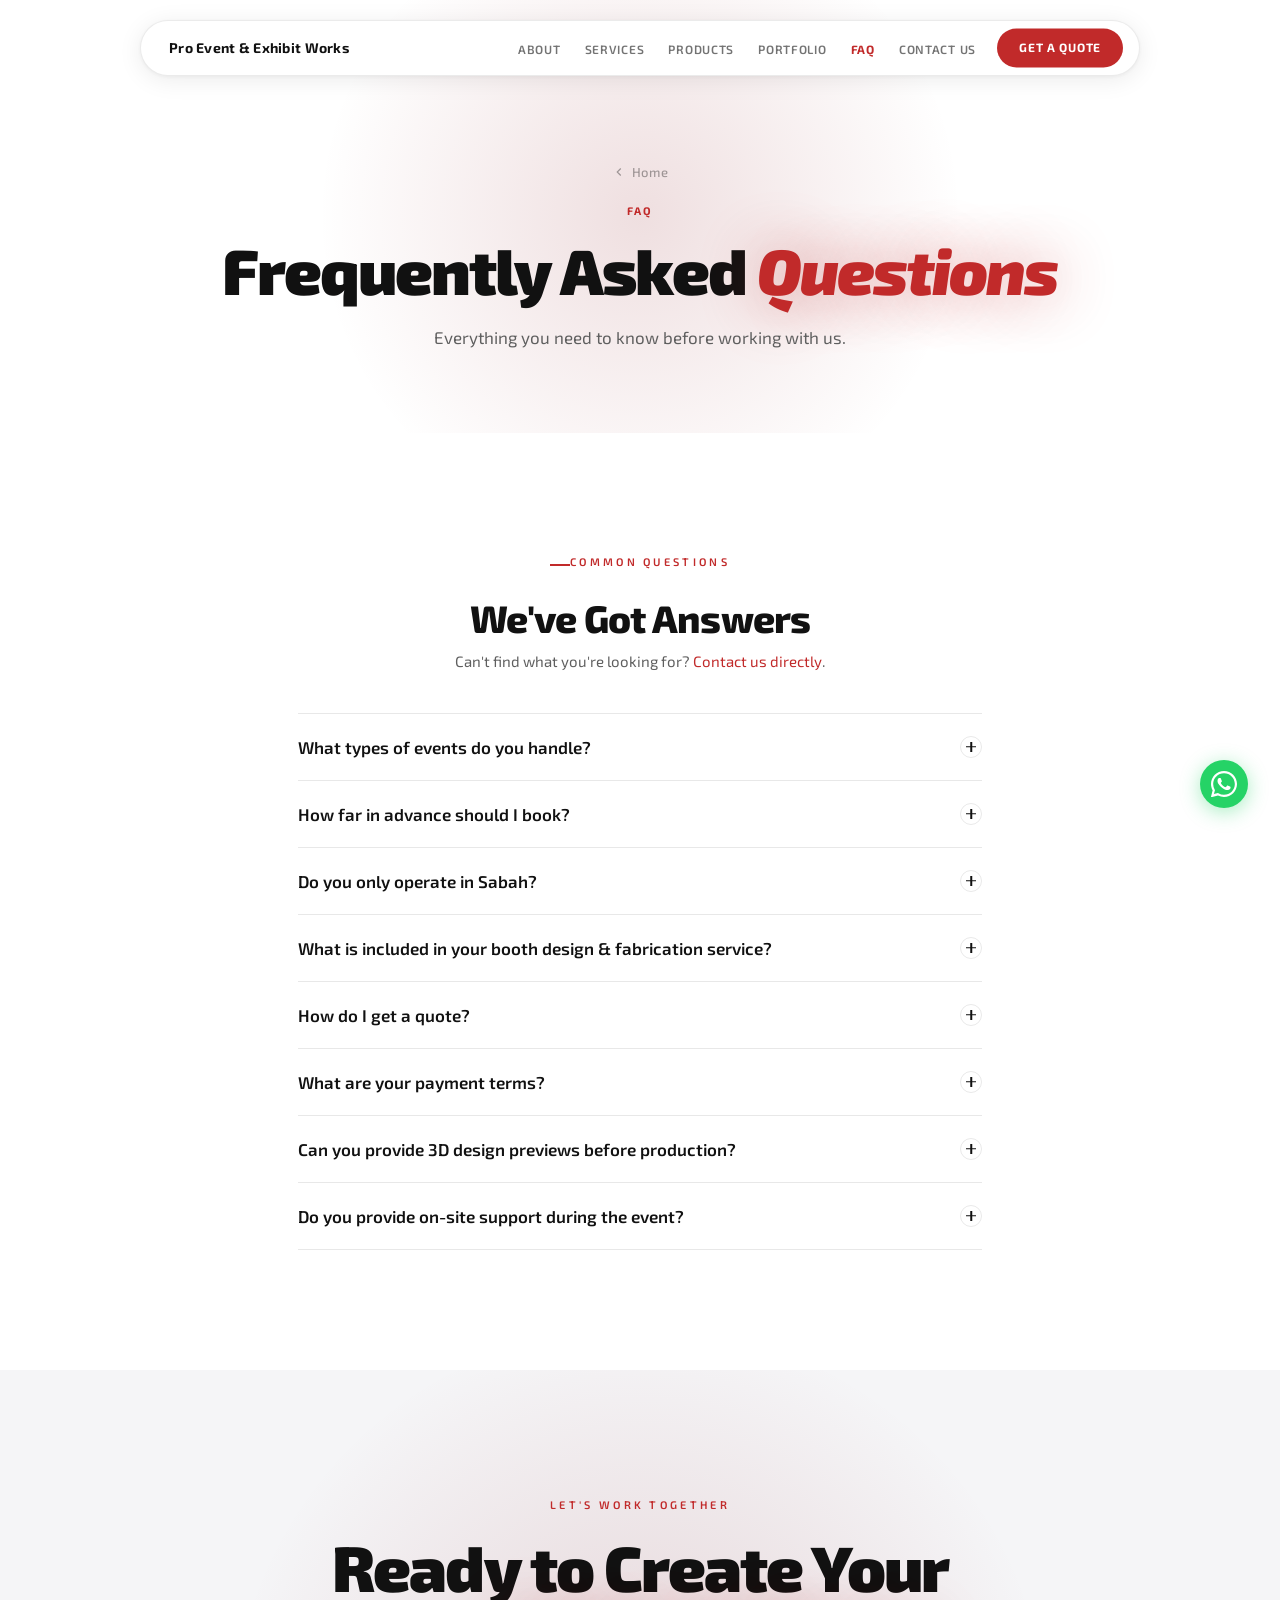
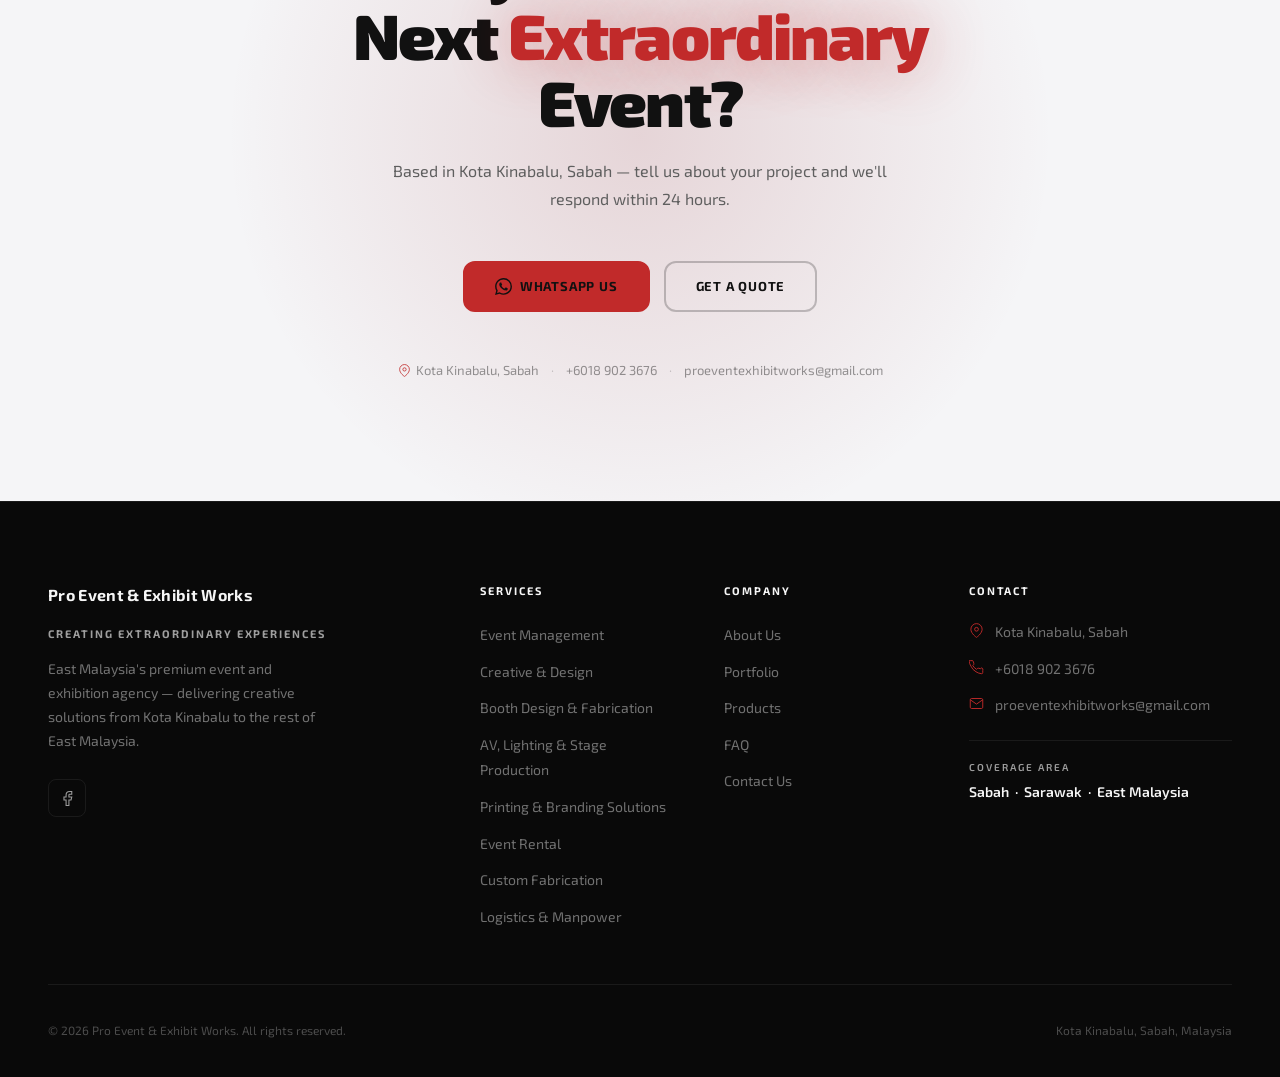
<file: faq.html>
<!DOCTYPE html>
<html lang="en">
<head>
    <meta charset="UTF-8">
    <meta name="viewport" content="width=device-width, initial-scale=1.0">
    <meta name="description" content="Frequently asked questions about Pro Event & Exhibit Works — event production, booth fabrication, coverage area, booking process, payment terms, and more.">
    <meta name="author" content="Pro Event & Exhibit Works">
    <meta name="robots" content="index, follow">
    <link rel="canonical" href="https://proeventexhibition.my/faq.html">

    <!-- Open Graph -->
    <meta property="og:type" content="website">
    <meta property="og:site_name" content="Pro Event & Exhibit Works">
    <meta property="og:url" content="https://proeventexhibition.my/faq.html">
    <meta property="og:title" content="FAQ | Pro Event &amp; Exhibit Works">
    <meta property="og:description" content="Frequently asked questions about Pro Event &amp; Exhibit Works — event production, booth fabrication, coverage area, booking process, and more.">
    <meta property="og:image" content="https://proeventexhibition.my/logo/LOGO COMPANY.png">

    <!-- Twitter Card -->
    <meta name="twitter:card" content="summary_large_image">
    <meta name="twitter:title" content="FAQ | Pro Event & Exhibit Works">
    <meta name="twitter:description" content="Frequently asked questions about Pro Event & Exhibit Works — event types, booking process, coverage area, payment terms, and more.">
    <meta name="twitter:image" content="https://proeventexhibition.my/logo/LOGO COMPANY.png">

    <title>FAQ | Pro Event & Exhibit Works</title>

    <!-- Favicon -->
    <link rel="icon" type="image/png" href="logo/FAVICON.png">
    <link rel="preconnect" href="https://fonts.googleapis.com">
    <link rel="preconnect" href="https://fonts.gstatic.com" crossorigin>
    <link href="https://fonts.googleapis.com/css2?family=Exo+2:ital,wght@0,100..900;1,100..900&display=swap" rel="stylesheet">
    <link rel="stylesheet" href="css/style.css">
    <!-- JSON-LD: FAQPage -->
    <script type="application/ld+json">
    {
      "@context": "https://schema.org",
      "@type": "FAQPage",
      "mainEntity": [
        {
          "@type": "Question",
          "name": "What types of events do you handle?",
          "acceptedAnswer": {"@type": "Answer", "text": "We handle a wide range of events including exhibitions, corporate events, conferences, product launches, roadshows, brand activations, and promotional campaigns. We also provide custom fabrication, AV & stage production, printing & branding, and event rental services."}
        },
        {
          "@type": "Question",
          "name": "How far in advance should I book?",
          "acceptedAnswer": {"@type": "Answer", "text": "We recommend reaching out at least 4–6 weeks before your event date for standard projects, and 8–12 weeks for large-scale exhibitions or multi-venue events."}
        },
        {
          "@type": "Question",
          "name": "Do you only operate in Sabah?",
          "acceptedAnswer": {"@type": "Answer", "text": "Our main base is in Kota Kinabalu, Sabah, but we regularly serve clients across East Malaysia including Sarawak, Labuan, and beyond."}
        },
        {
          "@type": "Question",
          "name": "What is included in your booth design & fabrication service?",
          "acceptedAnswer": {"@type": "Answer", "text": "Our booth design & fabrication service covers concept development, 3D visualization, in-house fabrication, material sourcing, on-site installation, and post-event dismantling. Add-ons include AV equipment, lighting, large-format printing, branded signage, and event manpower."}
        },
        {
          "@type": "Question",
          "name": "How do I get a quote?",
          "acceptedAnswer": {"@type": "Answer", "text": "Simply fill in our Get a Quote form or reach out via WhatsApp. Share your event details, date, location, and any references — we'll get back to you with a proposal within 2 business days."}
        },
        {
          "@type": "Question",
          "name": "What are your payment terms?",
          "acceptedAnswer": {"@type": "Answer", "text": "We typically require a 50% deposit upon confirmation of the project, with the remaining balance due upon completion. We accept bank transfers and e-wallets."}
        }
      ]
    }
    </script>
    <!-- Google tag (gtag.js) -->
    <script async src="https://www.googletagmanager.com/gtag/js?id=AW-18288906556"></script>
    <script>
      window.dataLayer = window.dataLayer || [];
      function gtag(){dataLayer.push(arguments);}
      gtag('js', new Date());
      gtag('config', 'AW-18288906556');
    </script>
</head>
<body>

    <!-- ===== NAVIGATION ===== -->
    <nav class="nav" id="nav">
        <div class="nav__container">
            <a href="index.html" class="nav__logo">
                <span class="nav__logo-name">Pro Event &amp; Exhibit Works</span>
            </a>
            <ul class="nav__links">
                <li><a href="about.html" class="nav__link">About</a></li>
                <li><a href="services.html" class="nav__link">Services</a></li>
                <li><a href="products.html" class="nav__link">Products</a></li>
                <li><a href="portfolio.html" class="nav__link">Portfolio</a></li>
                <li><a href="faq.html" class="nav__link nav__link--active">FAQ</a></li>
                <li><a href="contact.html" class="nav__link">Contact Us</a></li>
                <li><a href="contact.html" class="nav__link nav__link--cta">Get a Quote</a></li>
            </ul>
            <button class="nav__hamburger" id="hamburger" aria-label="Toggle menu">
                <span></span><span></span><span></span>
            </button>
        </div>
    </nav>

    <!-- Mobile Menu -->
    <div class="nav__mobile" id="mobileMenu">
        <button class="nav__mobile-close" id="mobileClose" aria-label="Close menu">&#x2715;</button>
        <ul>
            <li><a href="about.html" class="nav__mobile-link">About</a></li>
            <li><a href="services.html" class="nav__mobile-link">Services</a></li>
            <li><a href="products.html" class="nav__mobile-link">Products</a></li>
            <li><a href="portfolio.html" class="nav__mobile-link">Portfolio</a></li>
            <li><a href="faq.html" class="nav__mobile-link nav__mobile-link--active">FAQ</a></li>
            <li><a href="contact.html" class="nav__mobile-link">Contact Us</a></li>
            <li><a href="contact.html" class="nav__mobile-link nav__mobile-link--cta">Get a Quote</a></li>
        </ul>
    </div>

    <!-- ===== PAGE HERO ===== -->
    <section class="page-hero">
        <div class="page-hero__bg"><div class="page-hero__glow"></div></div>
        <div class="page-hero__container">
            <a href="/" class="page-hero__back">
                <svg viewBox="0 0 24 24" fill="none" stroke="currentColor" stroke-width="2" width="14" height="14"><polyline points="15 18 9 12 15 6"/></svg>
                Home
            </a>
            <span class="page-hero__eyebrow">FAQ</span>
            <h1 class="page-hero__title">Frequently Asked <em class="page-hero__title-em">Questions</em></h1>
            <p class="page-hero__sub">Everything you need to know before working with us.</p>
        </div>
    </section>

    <!-- ===== FAQ ===== -->
    <section class="faq" id="faq">
        <div class="faq__container">

            <div class="faq__content fade-up">
                <span class="section-eyebrow">Common Questions</span>
                <h2 class="faq__title">We've Got Answers</h2>
                <p class="faq__subtitle">Can't find what you're looking for? <a href="contact.html" style="color:var(--red)">Contact us directly</a>.</p>

                <div class="faq__list">

                    <div class="faq__item">
                        <button class="faq__question" aria-expanded="false">
                            What types of events do you handle?
                            <span class="faq__icon"></span>
                        </button>
                        <div class="faq__answer">
                            <p>We handle a wide range of events including exhibitions, corporate events, conferences, product launches, roadshows, brand activations, and promotional campaigns. Under Pro Event &amp; Exhibit Works, we also provide custom fabrication, AV &amp; stage production, printing &amp; branding, and event rental services. If you have something unique in mind, let us know — we love a challenge.</p>
                        </div>
                    </div>

                    <div class="faq__item">
                        <button class="faq__question" aria-expanded="false">
                            How far in advance should I book?
                            <span class="faq__icon"></span>
                        </button>
                        <div class="faq__answer">
                            <p>We recommend reaching out at least 4–6 weeks before your event date for standard projects, and 8–12 weeks for large-scale exhibitions or multi-venue events. That said, we do accommodate urgent requests — contact us and we'll let you know what's possible.</p>
                        </div>
                    </div>

                    <div class="faq__item">
                        <button class="faq__question" aria-expanded="false">
                            Do you only operate in Sabah?
                            <span class="faq__icon"></span>
                        </button>
                        <div class="faq__answer">
                            <p>Our main base is in Kota Kinabalu, Sabah, but we regularly serve clients across East Malaysia including Sarawak, Labuan, and beyond. We also take on select projects in Peninsular Malaysia for existing clients.</p>
                        </div>
                    </div>

                    <div class="faq__item">
                        <button class="faq__question" aria-expanded="false">
                            What is included in your booth design &amp; fabrication service?
                            <span class="faq__icon"></span>
                        </button>
                        <div class="faq__answer">
                            <p>Our booth design &amp; fabrication service covers concept development, 3D visualization, in-house fabrication, material sourcing, on-site installation, and post-event dismantling. We also offer add-ons such as AV equipment, lighting, large-format printing, branded signage, and event manpower.</p>
                        </div>
                    </div>

                    <div class="faq__item">
                        <button class="faq__question" aria-expanded="false">
                            How do I get a quote?
                            <span class="faq__icon"></span>
                        </button>
                        <div class="faq__answer">
                            <p>Simply fill in our <a href="contact.html">Get a Quote</a> form or reach out via WhatsApp. Share your event details, date, location, and any references — we'll get back to you with a proposal within 2 business days.</p>
                        </div>
                    </div>

                    <div class="faq__item">
                        <button class="faq__question" aria-expanded="false">
                            What are your payment terms?
                            <span class="faq__icon"></span>
                        </button>
                        <div class="faq__answer">
                            <p>We typically require a 50% deposit upon confirmation of the project, with the remaining balance due upon completion. For larger projects, a milestone-based payment schedule can be arranged. We accept bank transfers and e-wallets.</p>
                        </div>
                    </div>

                    <div class="faq__item">
                        <button class="faq__question" aria-expanded="false">
                            Can you provide 3D design previews before production?
                            <span class="faq__icon"></span>
                        </button>
                        <div class="faq__answer">
                            <p>Yes. For exhibition booths and stage setups, we provide detailed 3D renderings before any fabrication begins. This allows you to review, request changes, and approve the design with full confidence before we build.</p>
                        </div>
                    </div>

                    <div class="faq__item">
                        <button class="faq__question" aria-expanded="false">
                            Do you provide on-site support during the event?
                            <span class="faq__icon"></span>
                        </button>
                        <div class="faq__answer">
                            <p>Absolutely. Our team is on-site for installation, event day support, and post-event teardown. We don't just deliver and leave — we stay to make sure everything runs smoothly from start to finish.</p>
                        </div>
                    </div>

                </div>
            </div>

        </div>
    </section>

        <!-- ===== CTA ===== -->
    <section class="cta" id="contact">
        <div class="cta__glow"></div>
        <div class="cta__container fade-up">
            <p class="cta__eyebrow">Let's Work Together</p>
            <h2 class="cta__title">Ready to Create Your<br>Next <em>Extraordinary</em> Event?</h2>
            <p class="cta__sub">Based in Kota Kinabalu, Sabah &mdash; tell us about your project and we'll respond within 24 hours.</p>
            <div class="cta__btns">
                <a href="https://wa.me/60189023676?text=Hi%2C%20I%27d%20like%20to%20enquire%20about%20your%20event%20services." class="btn btn--primary">
                    <svg viewBox="0 0 24 24" fill="currentColor" width="17" height="17"><path d="M17.472 14.382c-.297-.149-1.758-.867-2.03-.967-.273-.099-.471-.148-.67.15-.197.297-.767.966-.94 1.164-.173.199-.347.223-.644.075-.297-.15-1.255-.463-2.39-1.475-.883-.788-1.48-1.761-1.653-2.059-.173-.297-.018-.458.13-.606.134-.133.298-.347.446-.52.149-.174.198-.298.298-.497.099-.198.05-.371-.025-.52-.075-.149-.669-1.612-.916-2.207-.242-.579-.487-.5-.669-.51-.173-.008-.371-.01-.57-.01-.198 0-.52.074-.792.372-.272.297-1.04 1.016-1.04 2.479 0 1.462 1.065 2.875 1.213 3.074.149.198 2.096 3.2 5.077 4.487.709.306 1.262.489 1.694.625.712.227 1.36.195 1.871.118.571-.085 1.758-.719 2.006-1.413.248-.694.248-1.289.173-1.413-.074-.124-.272-.198-.57-.347m-5.421 7.403h-.004a9.87 9.87 0 01-5.031-1.378l-.361-.214-3.741.982.998-3.648-.235-.374a9.86 9.86 0 01-1.51-5.26c.001-5.45 4.436-9.884 9.888-9.884 2.64 0 5.122 1.03 6.988 2.898a9.825 9.825 0 012.893 6.994c-.003 5.45-4.437 9.884-9.885 9.884m8.413-18.297A11.815 11.815 0 0012.05 0C5.495 0 .16 5.335.157 11.892c0 2.096.547 4.142 1.588 5.945L.057 24l6.305-1.654a11.882 11.882 0 005.683 1.448h.005c6.554 0 11.89-5.335 11.893-11.893a11.821 11.821 0 00-3.48-8.413Z"/></svg>
                    WhatsApp Us
                </a>
                <a href="contact.html" class="btn btn--secondary">Get a Quote</a>
            </div>
            <div class="cta__info">
                <span>
                    <svg viewBox="0 0 24 24" fill="none" stroke="currentColor" stroke-width="1.5" width="13" height="13"><path d="M21 10c0 7-9 13-9 13s-9-6-9-13a9 9 0 0118 0z"/><circle cx="12" cy="10" r="3"/></svg>
                    Kota Kinabalu, Sabah
                </span>
                <span class="cta__sep">&middot;</span>
                <span>+6018 902 3676</span>
                <span class="cta__sep">&middot;</span>
                <span>proeventexhibitworks@gmail.com</span>
            </div>
        </div>
    </section>

    <!-- ===== FOOTER ===== -->
    <footer class="footer">
        <div class="footer__container">
            <div class="footer__grid">
                <div class="footer__brand">
                    <a href="index.html" class="footer__logo">
                        <span class="footer__logo-name">Pro Event &amp; Exhibit Works</span>
                    </a>
                    <p class="footer__tagline">Creating Extraordinary Experiences</p>
                    <p class="footer__desc">East Malaysia's premium event and exhibition agency — delivering creative solutions from Kota Kinabalu to the rest of East Malaysia.</p>
                    <div class="footer__social">
                        <a href="https://www.facebook.com/profile.php?id=61574383752971" target="_blank" rel="noopener" class="footer__social-link" aria-label="Facebook"><svg viewBox="0 0 24 24" fill="none" stroke="currentColor" stroke-width="1.5"><path d="M18 2h-3a5 5 0 00-5 5v3H7v4h3v8h4v-8h3l1-4h-4V7a1 1 0 011-1h3z"/></svg></a>
                        <a href="#" class="footer__social-link footer__social-link--inactive" aria-label="Instagram"><svg viewBox="0 0 24 24" fill="none" stroke="currentColor" stroke-width="1.5"><rect x="2" y="2" width="20" height="20" rx="5" ry="5"/><path d="M16 11.37A4 4 0 1112.63 8 4 4 0 0116 11.37z"/><line x1="17.5" y1="6.5" x2="17.51" y2="6.5"/></svg></a>
                        <a href="#" class="footer__social-link footer__social-link--inactive" aria-label="LinkedIn"><svg viewBox="0 0 24 24" fill="none" stroke="currentColor" stroke-width="1.5"><path d="M16 8a6 6 0 016 6v7h-4v-7a2 2 0 00-2-2 2 2 0 00-2 2v7h-4v-7a6 6 0 016-6z"/><rect x="2" y="9" width="4" height="12"/><circle cx="4" cy="4" r="2"/></svg></a>
                    </div>
                </div>
                <div class="footer__col">
                    <h4 class="footer__col-title">Services</h4>
                    <ul class="footer__links">
                        <li><a href="services.html">Event Management</a></li>
                        <li><a href="services.html">Creative &amp; Design</a></li>
                        <li><a href="services.html">Booth Design &amp; Fabrication</a></li>
                        <li><a href="services.html">AV, Lighting &amp; Stage Production</a></li>
                        <li><a href="services.html">Printing &amp; Branding Solutions</a></li>
                        <li><a href="services.html">Event Rental</a></li>
                        <li><a href="services.html">Custom Fabrication</a></li>
                        <li><a href="services.html">Logistics &amp; Manpower</a></li>
                    </ul>
                </div>
                <div class="footer__col">
                    <h4 class="footer__col-title">Company</h4>
                    <ul class="footer__links">
                        <li><a href="about.html">About Us</a></li>
                        <li><a href="portfolio.html">Portfolio</a></li>
                        <li><a href="products.html">Products</a></li>
                        <li><a href="faq.html">FAQ</a></li>
                        <li><a href="contact.html">Contact Us</a></li>
                    </ul>
                </div>
                <div class="footer__col">
                    <h4 class="footer__col-title">Contact</h4>
                    <ul class="footer__contact-list">
                        <li><svg viewBox="0 0 24 24" fill="none" stroke="currentColor" stroke-width="1.5"><path d="M21 10c0 7-9 13-9 13s-9-6-9-13a9 9 0 0118 0z"/><circle cx="12" cy="10" r="3"/></svg> Kota Kinabalu, Sabah</li>
                        <li><svg viewBox="0 0 24 24" fill="none" stroke="currentColor" stroke-width="1.5"><path d="M22 16.92v3a2 2 0 01-2.18 2 19.79 19.79 0 01-8.63-3.07A19.5 19.5 0 013.07 9.81a19.79 19.79 0 01-3.07-8.64A2 2 0 012 .99h3a2 2 0 012 1.72c.127.96.361 1.903.7 2.81a2 2 0 01-.45 2.11L6.09 8.91a16 16 0 006 6l1.27-1.27a2 2 0 012.11-.45c.907.339 1.85.573 2.81.7A2 2 0 0122 15.99v.93z"/></svg><a href="tel:+60189023676">+6018 902 3676</a></li>
                        <li><svg viewBox="0 0 24 24" fill="none" stroke="currentColor" stroke-width="1.5"><path d="M4 4h16c1.1 0 2 .9 2 2v12c0 1.1-.9 2-2 2H4c-1.1 0-2-.9-2-2V6c0-1.1.9-2 2-2z"/><polyline points="22,6 12,13 2,6"/></svg><a href="mailto:proeventexhibitworks@gmail.com">proeventexhibitworks@gmail.com</a></li>
                    </ul>
                    <div class="footer__coverage">
                        <span>Coverage Area</span>
                        <p>Sabah &nbsp;&middot;&nbsp; Sarawak &nbsp;&middot;&nbsp; East Malaysia</p>
                    </div>
                </div>
            </div>
            <div class="footer__bottom">
                <p>&copy; 2026 Pro Event &amp; Exhibit Works. All rights reserved.</p>
                <p>Kota Kinabalu, Sabah, Malaysia</p>
            </div>
        </div>
    </footer>

    <a class="wa-float" href="https://wa.me/60189023676?text=Hi%2C%20I%27d%20like%20to%20enquire%20about%20your%20event%20services." target="_blank" rel="noopener" aria-label="Chat on WhatsApp">
        <svg viewBox="0 0 24 24" fill="currentColor" width="26" height="26"><path d="M17.472 14.382c-.297-.149-1.758-.867-2.03-.967-.273-.099-.471-.148-.67.15-.197.297-.767.966-.94 1.164-.173.199-.347.223-.644.075-.297-.15-1.255-.463-2.39-1.475-.883-.788-1.48-1.761-1.653-2.059-.173-.297-.018-.458.13-.606.134-.133.298-.347.446-.52.149-.174.198-.298.298-.497.099-.198.05-.371-.025-.52-.075-.149-.669-1.612-.916-2.207-.242-.579-.487-.5-.669-.51-.173-.008-.371-.01-.57-.01-.198 0-.52.074-.792.372-.272.297-1.04 1.016-1.04 2.479 0 1.462 1.065 2.875 1.213 3.074.149.198 2.096 3.2 5.077 4.487.709.306 1.262.489 1.694.625.712.227 1.36.195 1.871.118.571-.085 1.758-.719 2.006-1.413.248-.694.248-1.289.173-1.413-.074-.124-.272-.198-.57-.347z"/><path d="M12 0C5.373 0 0 5.373 0 12c0 2.127.558 4.126 1.533 5.862L.057 23.5a.5.5 0 00.609.61l5.79-1.453A11.952 11.952 0 0012 24c6.627 0 12-5.373 12-12S18.627 0 12 0zm0 22a9.952 9.952 0 01-5.187-1.449l-.361-.216-3.762.944.998-3.662-.235-.375A9.953 9.953 0 012 12C2 6.477 6.477 2 12 2s10 4.477 10 10-4.477 10-10 10z"/></svg>
    </a>
    <button class="back-to-top" id="backToTop" aria-label="Back to top">
        <svg width="18" height="18" viewBox="0 0 18 18" fill="none"><path d="M9 14V4M9 4L4 9M9 4L14 9" stroke="currentColor" stroke-width="2" stroke-linecap="round" stroke-linejoin="round"/></svg>
    </button>

    <script src="js/main.js"></script>
</body>
</html>
</file>
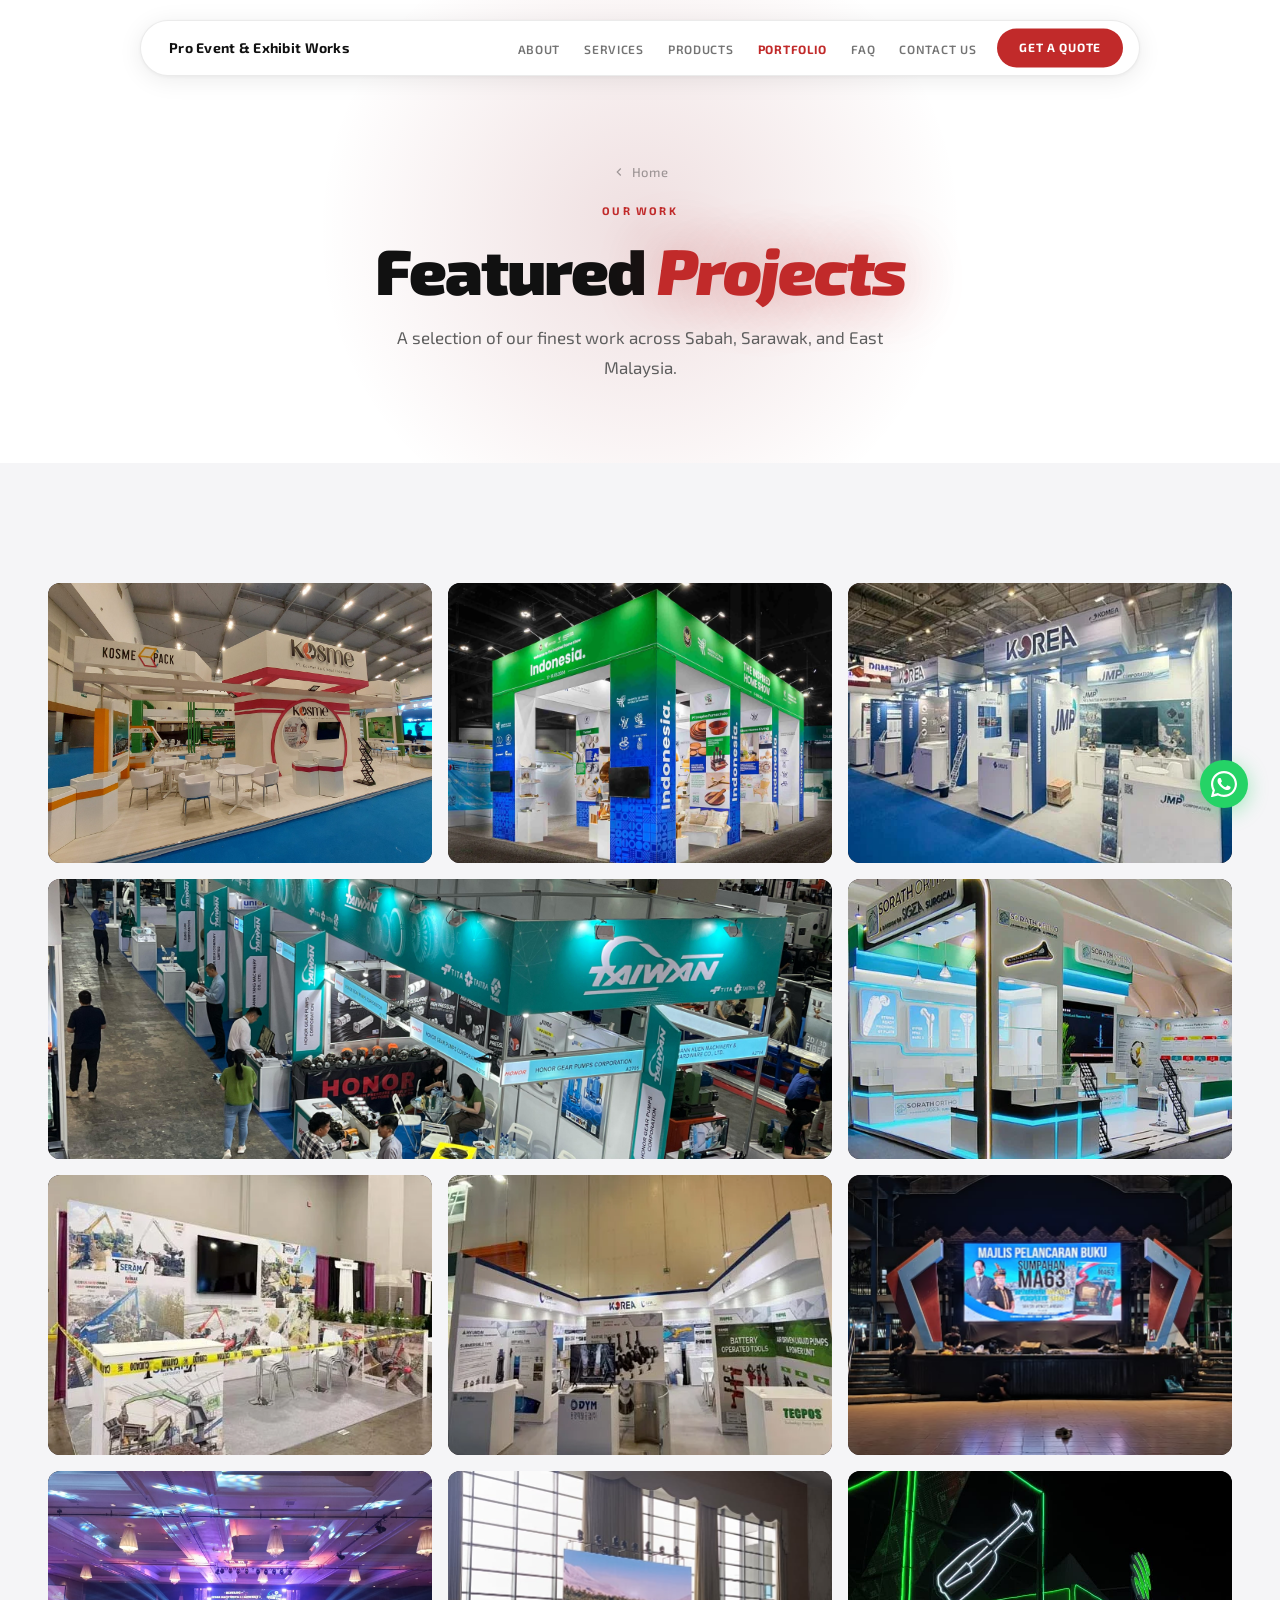
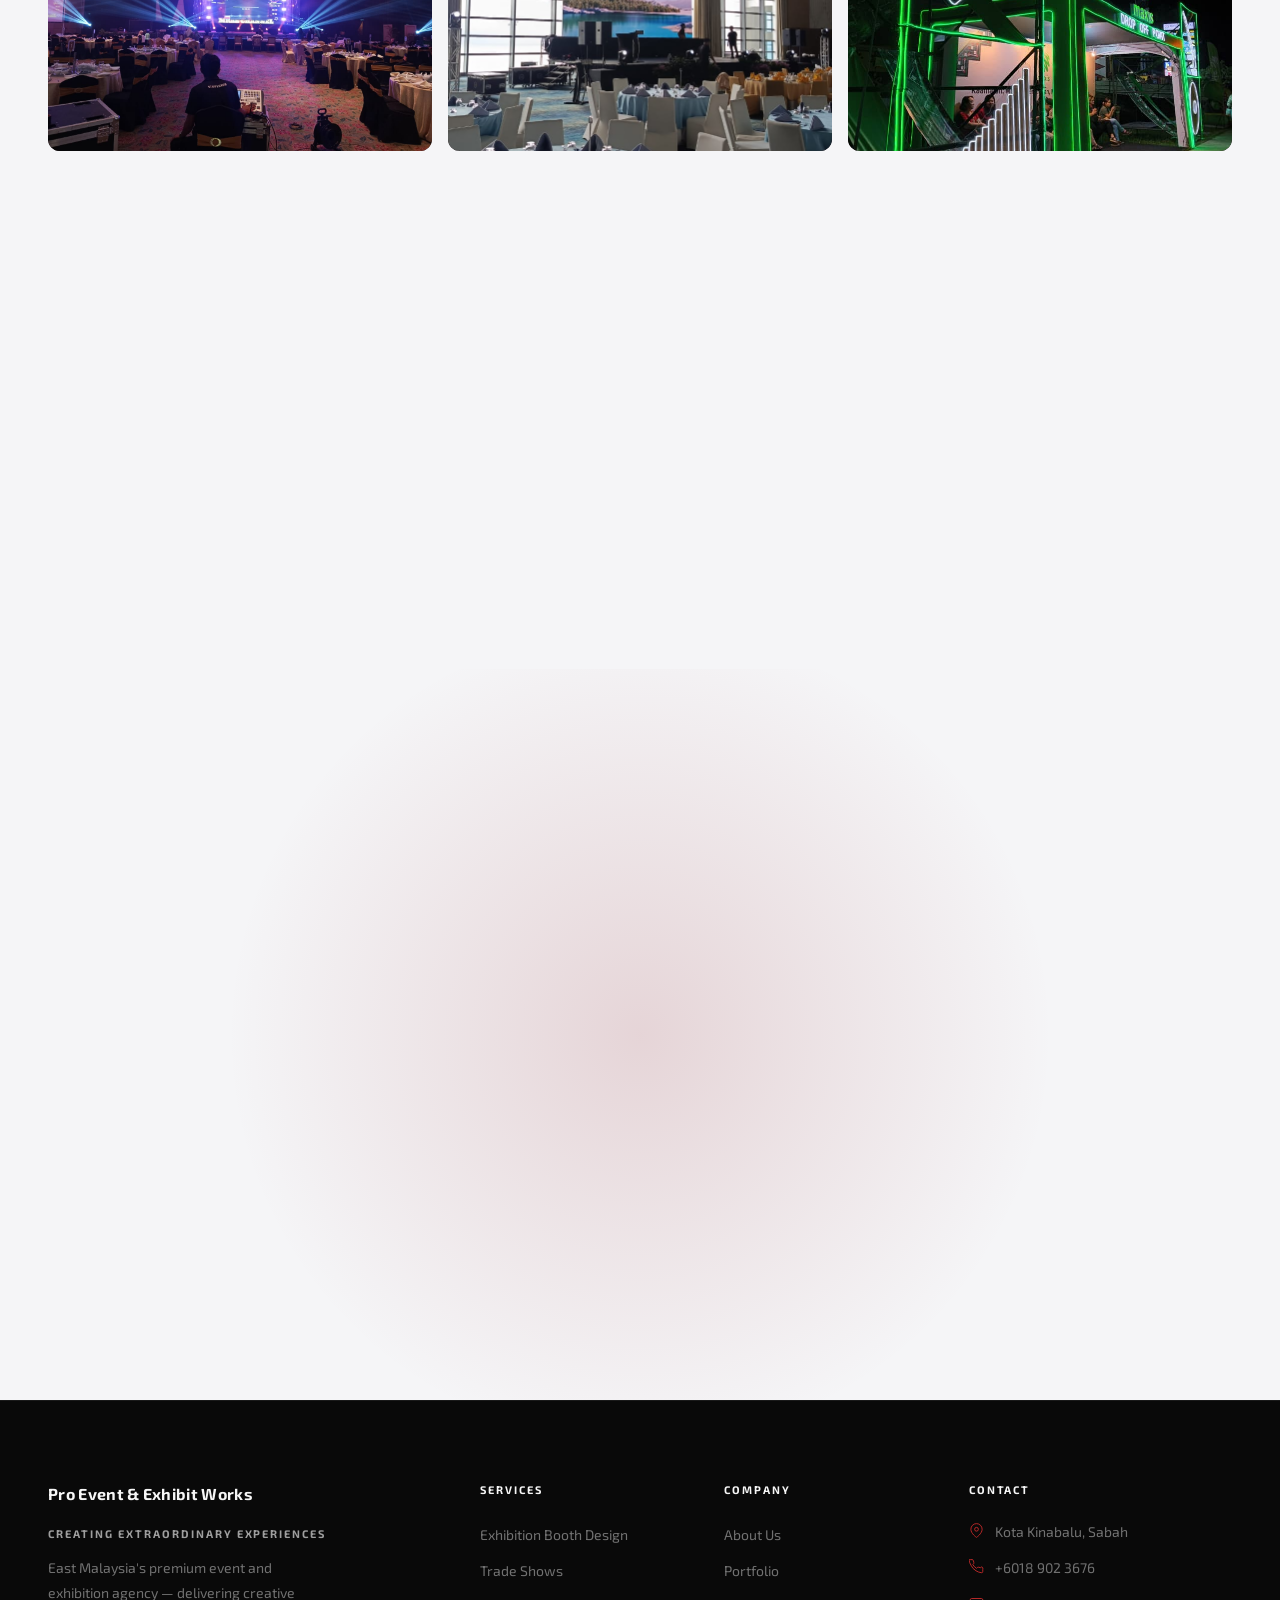
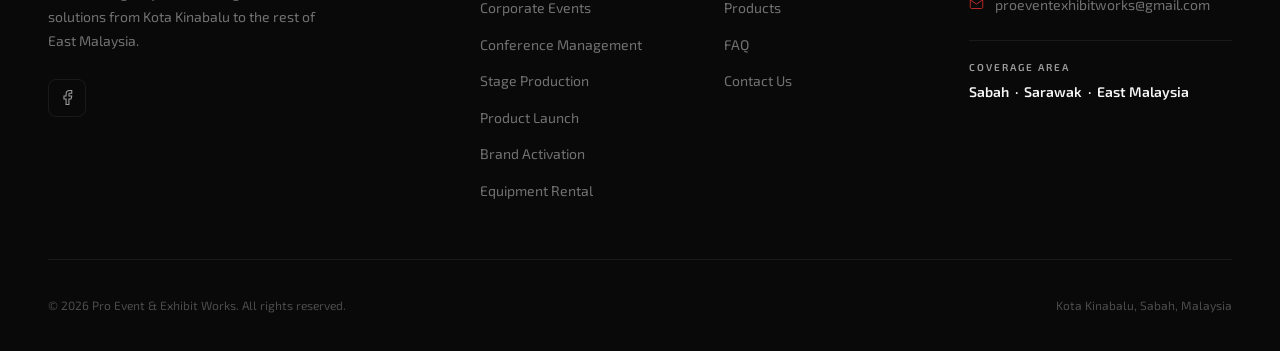
<file: portfolio.html>
<!DOCTYPE html>
<html lang="en">
<head>
    <meta charset="UTF-8">
    <meta name="viewport" content="width=device-width, initial-scale=1.0">
    <meta name="description" content="Portfolio of Pro Event & Exhibit Works — featured production projects across exhibition booths, event builds, stage production, and brand activations in Sabah and East Malaysia.">
    <meta name="author" content="Pro Event & Exhibit Works">
    <meta name="robots" content="index, follow">
    <link rel="canonical" href="https://proeventexhibition.my/portfolio.html">

    <!-- Open Graph -->
    <meta property="og:type" content="website">
    <meta property="og:site_name" content="Pro Event & Exhibit Works">
    <meta property="og:url" content="https://proeventexhibition.my/portfolio.html">
    <meta property="og:title" content="Portfolio | Pro Event &amp; Exhibit Works">
    <meta property="og:description" content="Featured production projects — exhibition booth builds, event structures, stage production, and brand activations in Sabah and East Malaysia.">
    <meta property="og:image" content="https://proeventexhibition.my/logo/LOGO COMPANY.png">

    <!-- Twitter Card -->
    <meta name="twitter:card" content="summary_large_image">
    <meta name="twitter:title" content="Portfolio | Pro Event & Exhibit Works">
    <meta name="twitter:description" content="Featured projects across exhibition booths, corporate events, conferences, and product launches in Sabah and East Malaysia.">
    <meta name="twitter:image" content="https://proeventexhibition.my/logo/LOGO COMPANY.png">

    <title>Portfolio | Pro Event & Exhibit Works</title>

    <!-- Favicon -->
    <link rel="icon" type="image/png" href="logo/FAVICON.png">
    <link rel="preconnect" href="https://fonts.googleapis.com">
    <link rel="preconnect" href="https://fonts.gstatic.com" crossorigin>
    <link href="https://fonts.googleapis.com/css2?family=Exo+2:ital,wght@0,100..900;1,100..900&display=swap" rel="stylesheet">
    <link rel="stylesheet" href="css/style.css">
    <!-- Google tag (gtag.js) -->
    <script async src="https://www.googletagmanager.com/gtag/js?id=AW-18288906556"></script>
    <script>
      window.dataLayer = window.dataLayer || [];
      function gtag(){dataLayer.push(arguments);}
      gtag('js', new Date());
      gtag('config', 'AW-18288906556');
    </script>
</head>
<body>

    <!-- ===== NAVIGATION ===== -->
    <nav class="nav" id="nav">
        <div class="nav__container">
            <a href="index.html" class="nav__logo">
                <span class="nav__logo-name">Pro Event &amp; Exhibit Works</span>
            </a>
            <ul class="nav__links">
                <li><a href="about.html" class="nav__link">About</a></li>
                <li><a href="services.html" class="nav__link">Services</a></li>
                <li><a href="products.html" class="nav__link">Products</a></li>
                <li><a href="portfolio.html" class="nav__link nav__link--active">Portfolio</a></li>
                <li><a href="faq.html" class="nav__link">FAQ</a></li>
                <li><a href="contact.html" class="nav__link">Contact Us</a></li>
                <li><a href="contact.html" class="nav__link nav__link--cta">Get a Quote</a></li>
            </ul>
            <button class="nav__hamburger" id="hamburger" aria-label="Toggle menu">
                <span></span><span></span><span></span>
            </button>
        </div>
    </nav>

    <!-- Mobile Menu -->
    <div class="nav__mobile" id="mobileMenu">
        <button class="nav__mobile-close" id="mobileClose" aria-label="Close menu">&#x2715;</button>
        <ul>
            <li><a href="about.html" class="nav__mobile-link">About</a></li>
            <li><a href="services.html" class="nav__mobile-link">Services</a></li>
            <li><a href="products.html" class="nav__mobile-link">Products</a></li>
            <li><a href="portfolio.html" class="nav__mobile-link nav__mobile-link--active">Portfolio</a></li>
            <li><a href="faq.html" class="nav__mobile-link">FAQ</a></li>
            <li><a href="contact.html" class="nav__mobile-link">Contact Us</a></li>
            <li><a href="contact.html" class="nav__mobile-link nav__mobile-link--cta">Get a Quote</a></li>
        </ul>
    </div>

    <!-- ===== PAGE HERO ===== -->
    <section class="page-hero">
        <div class="page-hero__bg"><div class="page-hero__glow"></div></div>
        <div class="page-hero__container">
            <a href="/" class="page-hero__back">
                <svg viewBox="0 0 24 24" fill="none" stroke="currentColor" stroke-width="2" width="14" height="14"><polyline points="15 18 9 12 15 6"/></svg>
                Home
            </a>
            <span class="page-hero__eyebrow">Our Work</span>
            <h1 class="page-hero__title">Featured <em class="page-hero__title-em">Projects</em></h1>
            <p class="page-hero__sub">A selection of our finest work across Sabah, Sarawak, and East Malaysia.</p>
        </div>
    </section>

    <!-- ===== PORTFOLIO ===== -->
    <section class="portfolio" id="portfolio">
        <div class="portfolio__container">
            <div class="portfolio__grid">
                <div class="portfolio-item fade-up" data-category="booth">
                    <div class="portfolio-item__image portfolio-img--1"></div>
                </div>
                <div class="portfolio-item fade-up" data-category="pavilion">
                    <div class="portfolio-item__image portfolio-img--2"></div>
                </div>
                <div class="portfolio-item fade-up" data-category="pavilion">
                    <div class="portfolio-item__image portfolio-img--3"></div>
                </div>
                <div class="portfolio-item portfolio-item--wide fade-up" data-category="tradeshow">
                    <div class="portfolio-item__image portfolio-img--4"></div>
                </div>
                <div class="portfolio-item fade-up" data-category="booth">
                    <div class="portfolio-item__image portfolio-img--5"></div>
                </div>
                <div class="portfolio-item fade-up" data-category="booth">
                    <div class="portfolio-item__image portfolio-img--6"></div>
                </div>
                <div class="portfolio-item fade-up" data-category="pavilion">
                    <div class="portfolio-item__image portfolio-img--7"></div>
                </div>
                <div class="portfolio-item fade-up" data-category="booth">
                    <div class="portfolio-item__image portfolio-img--8"></div>
                </div>
                <div class="portfolio-item fade-up" data-category="booth">
                    <div class="portfolio-item__image portfolio-img--9"></div>
                </div>
                <div class="portfolio-item fade-up" data-category="booth">
                    <div class="portfolio-item__image portfolio-img--10"></div>
                </div>
                <div class="portfolio-item fade-up" data-category="booth">
                    <div class="portfolio-item__image portfolio-img--11"></div>
                </div>
                <div class="portfolio-item fade-up" data-category="booth">
                    <div class="portfolio-item__image portfolio-img--12"></div>
                </div>
                <div class="portfolio-item fade-up" data-category="booth">
                    <div class="portfolio-item__image portfolio-img--13"></div>
                </div>
                <div class="portfolio-item fade-up" data-category="booth">
                    <div class="portfolio-item__image portfolio-img--14"></div>
                </div>
            </div>

            <div class="portfolio__more fade-up">
                <a href="contact.html" class="btn btn--secondary">See More</a>
            </div>
        </div>
    </section>

        <!-- ===== CTA ===== -->
    <section class="cta" id="contact">
        <div class="cta__glow"></div>
        <div class="cta__container fade-up">
            <p class="cta__eyebrow">Let's Work Together</p>
            <h2 class="cta__title">Ready to Create Your<br>Next <em>Extraordinary</em> Event?</h2>
            <p class="cta__sub">Based in Kota Kinabalu, Sabah &mdash; tell us about your project and we'll respond within 24 hours.</p>
            <div class="cta__btns">
                <a href="https://wa.me/60189023676?text=Hi%2C%20I%27d%20like%20to%20enquire%20about%20your%20event%20services." class="btn btn--primary">
                    <svg viewBox="0 0 24 24" fill="currentColor" width="17" height="17"><path d="M17.472 14.382c-.297-.149-1.758-.867-2.03-.967-.273-.099-.471-.148-.67.15-.197.297-.767.966-.94 1.164-.173.199-.347.223-.644.075-.297-.15-1.255-.463-2.39-1.475-.883-.788-1.48-1.761-1.653-2.059-.173-.297-.018-.458.13-.606.134-.133.298-.347.446-.52.149-.174.198-.298.298-.497.099-.198.05-.371-.025-.52-.075-.149-.669-1.612-.916-2.207-.242-.579-.487-.5-.669-.51-.173-.008-.371-.01-.57-.01-.198 0-.52.074-.792.372-.272.297-1.04 1.016-1.04 2.479 0 1.462 1.065 2.875 1.213 3.074.149.198 2.096 3.2 5.077 4.487.709.306 1.262.489 1.694.625.712.227 1.36.195 1.871.118.571-.085 1.758-.719 2.006-1.413.248-.694.248-1.289.173-1.413-.074-.124-.272-.198-.57-.347m-5.421 7.403h-.004a9.87 9.87 0 01-5.031-1.378l-.361-.214-3.741.982.998-3.648-.235-.374a9.86 9.86 0 01-1.51-5.26c.001-5.45 4.436-9.884 9.888-9.884 2.64 0 5.122 1.03 6.988 2.898a9.825 9.825 0 012.893 6.994c-.003 5.45-4.437 9.884-9.885 9.884m8.413-18.297A11.815 11.815 0 0012.05 0C5.495 0 .16 5.335.157 11.892c0 2.096.547 4.142 1.588 5.945L.057 24l6.305-1.654a11.882 11.882 0 005.683 1.448h.005c6.554 0 11.89-5.335 11.893-11.893a11.821 11.821 0 00-3.48-8.413Z"/></svg>
                    WhatsApp Us
                </a>
                <a href="contact.html" class="btn btn--secondary">Get a Quote</a>
            </div>
            <div class="cta__info">
                <span>
                    <svg viewBox="0 0 24 24" fill="none" stroke="currentColor" stroke-width="1.5" width="13" height="13"><path d="M21 10c0 7-9 13-9 13s-9-6-9-13a9 9 0 0118 0z"/><circle cx="12" cy="10" r="3"/></svg>
                    Kota Kinabalu, Sabah
                </span>
                <span class="cta__sep">&middot;</span>
                <span>+6018 902 3676</span>
                <span class="cta__sep">&middot;</span>
                <span>proeventexhibitworks@gmail.com</span>
            </div>
        </div>
    </section>

    <!-- ===== FOOTER ===== -->
    <footer class="footer">
        <div class="footer__container">
            <div class="footer__grid">
                <div class="footer__brand">
                    <a href="index.html" class="footer__logo">
                        <span class="footer__logo-name">Pro Event &amp; Exhibit Works</span>
                    </a>
                    <p class="footer__tagline">Creating Extraordinary Experiences</p>
                    <p class="footer__desc">East Malaysia's premium event and exhibition agency — delivering creative solutions from Kota Kinabalu to the rest of East Malaysia.</p>
                    <div class="footer__social">
                        <a href="https://www.facebook.com/profile.php?id=61574383752971" target="_blank" rel="noopener" class="footer__social-link" aria-label="Facebook"><svg viewBox="0 0 24 24" fill="none" stroke="currentColor" stroke-width="1.5"><path d="M18 2h-3a5 5 0 00-5 5v3H7v4h3v8h4v-8h3l1-4h-4V7a1 1 0 011-1h3z"/></svg></a>
                        <a href="#" class="footer__social-link footer__social-link--inactive" aria-label="Instagram"><svg viewBox="0 0 24 24" fill="none" stroke="currentColor" stroke-width="1.5"><rect x="2" y="2" width="20" height="20" rx="5" ry="5"/><path d="M16 11.37A4 4 0 1112.63 8 4 4 0 0116 11.37z"/><line x1="17.5" y1="6.5" x2="17.51" y2="6.5"/></svg></a>
                        <a href="#" class="footer__social-link footer__social-link--inactive" aria-label="LinkedIn"><svg viewBox="0 0 24 24" fill="none" stroke="currentColor" stroke-width="1.5"><path d="M16 8a6 6 0 016 6v7h-4v-7a2 2 0 00-2-2 2 2 0 00-2 2v7h-4v-7a6 6 0 016-6z"/><rect x="2" y="9" width="4" height="12"/><circle cx="4" cy="4" r="2"/></svg></a>
                    </div>
                </div>
                <div class="footer__col">
                    <h4 class="footer__col-title">Services</h4>
                    <ul class="footer__links">
                        <li><a href="services.html">Exhibition Booth Design</a></li>
                        <li><a href="services.html">Trade Shows</a></li>
                        <li><a href="services.html">Corporate Events</a></li>
                        <li><a href="services.html">Conference Management</a></li>
                        <li><a href="services.html">Stage Production</a></li>
                        <li><a href="services.html">Product Launch</a></li>
                        <li><a href="services.html">Brand Activation</a></li>
                        <li><a href="services.html">Equipment Rental</a></li>
                    </ul>
                </div>
                <div class="footer__col">
                    <h4 class="footer__col-title">Company</h4>
                    <ul class="footer__links">
                        <li><a href="about.html">About Us</a></li>
                        <li><a href="portfolio.html">Portfolio</a></li>
                        <li><a href="products.html">Products</a></li>
                        <li><a href="faq.html">FAQ</a></li>
                        <li><a href="contact.html">Contact Us</a></li>
                    </ul>
                </div>
                <div class="footer__col">
                    <h4 class="footer__col-title">Contact</h4>
                    <ul class="footer__contact-list">
                        <li><svg viewBox="0 0 24 24" fill="none" stroke="currentColor" stroke-width="1.5"><path d="M21 10c0 7-9 13-9 13s-9-6-9-13a9 9 0 0118 0z"/><circle cx="12" cy="10" r="3"/></svg> Kota Kinabalu, Sabah</li>
                        <li><svg viewBox="0 0 24 24" fill="none" stroke="currentColor" stroke-width="1.5"><path d="M22 16.92v3a2 2 0 01-2.18 2 19.79 19.79 0 01-8.63-3.07A19.5 19.5 0 013.07 9.81a19.79 19.79 0 01-3.07-8.64A2 2 0 012 .99h3a2 2 0 012 1.72c.127.96.361 1.903.7 2.81a2 2 0 01-.45 2.11L6.09 8.91a16 16 0 006 6l1.27-1.27a2 2 0 012.11-.45c.907.339 1.85.573 2.81.7A2 2 0 0122 15.99v.93z"/></svg><a href="tel:+60189023676">+6018 902 3676</a></li>
                        <li><svg viewBox="0 0 24 24" fill="none" stroke="currentColor" stroke-width="1.5"><path d="M4 4h16c1.1 0 2 .9 2 2v12c0 1.1-.9 2-2 2H4c-1.1 0-2-.9-2-2V6c0-1.1.9-2 2-2z"/><polyline points="22,6 12,13 2,6"/></svg><a href="mailto:proeventexhibitworks@gmail.com">proeventexhibitworks@gmail.com</a></li>
                    </ul>
                    <div class="footer__coverage">
                        <span>Coverage Area</span>
                        <p>Sabah &nbsp;&middot;&nbsp; Sarawak &nbsp;&middot;&nbsp; East Malaysia</p>
                    </div>
                </div>
            </div>
            <div class="footer__bottom">
                <p>&copy; 2026 Pro Event &amp; Exhibit Works. All rights reserved.</p>
                <p>Kota Kinabalu, Sabah, Malaysia</p>
            </div>
        </div>
    </footer>

    <a class="wa-float" href="https://wa.me/60189023676?text=Hi%2C%20I%27d%20like%20to%20enquire%20about%20your%20event%20services." target="_blank" rel="noopener" aria-label="Chat on WhatsApp">
        <svg viewBox="0 0 24 24" fill="currentColor" width="26" height="26"><path d="M17.472 14.382c-.297-.149-1.758-.867-2.03-.967-.273-.099-.471-.148-.67.15-.197.297-.767.966-.94 1.164-.173.199-.347.223-.644.075-.297-.15-1.255-.463-2.39-1.475-.883-.788-1.48-1.761-1.653-2.059-.173-.297-.018-.458.13-.606.134-.133.298-.347.446-.52.149-.174.198-.298.298-.497.099-.198.05-.371-.025-.52-.075-.149-.669-1.612-.916-2.207-.242-.579-.487-.5-.669-.51-.173-.008-.371-.01-.57-.01-.198 0-.52.074-.792.372-.272.297-1.04 1.016-1.04 2.479 0 1.462 1.065 2.875 1.213 3.074.149.198 2.096 3.2 5.077 4.487.709.306 1.262.489 1.694.625.712.227 1.36.195 1.871.118.571-.085 1.758-.719 2.006-1.413.248-.694.248-1.289.173-1.413-.074-.124-.272-.198-.57-.347z"/><path d="M12 0C5.373 0 0 5.373 0 12c0 2.127.558 4.126 1.533 5.862L.057 23.5a.5.5 0 00.609.61l5.79-1.453A11.952 11.952 0 0012 24c6.627 0 12-5.373 12-12S18.627 0 12 0zm0 22a9.952 9.952 0 01-5.187-1.449l-.361-.216-3.762.944.998-3.662-.235-.375A9.953 9.953 0 012 12C2 6.477 6.477 2 12 2s10 4.477 10 10-4.477 10-10 10z"/></svg>
    </a>
    <button class="back-to-top" id="backToTop" aria-label="Back to top">
        <svg width="18" height="18" viewBox="0 0 18 18" fill="none"><path d="M9 14V4M9 4L4 9M9 4L14 9" stroke="currentColor" stroke-width="2" stroke-linecap="round" stroke-linejoin="round"/></svg>
    </button>

    <script src="js/main.js"></script>
</body>
</html>
</file>
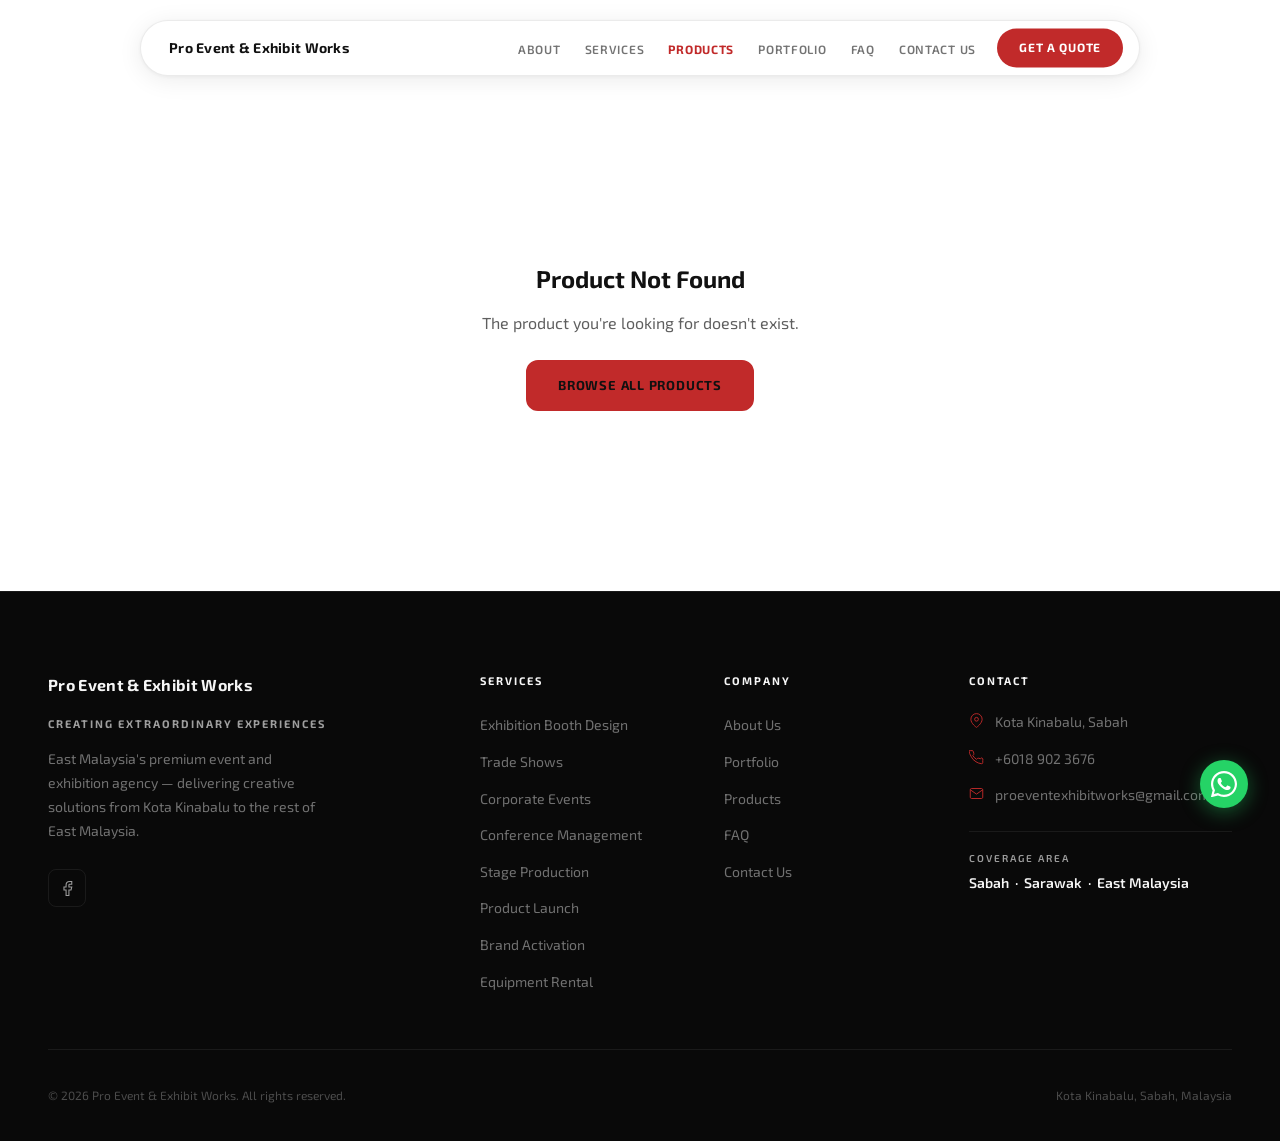
<file: product.html>
<!DOCTYPE html>
<html lang="en">
<head>
    <meta charset="UTF-8">
    <meta name="viewport" content="width=device-width, initial-scale=1.0">
    <meta name="robots" content="index, follow">
    <title id="page-title">Product | Pro Event &amp; Exhibit Works</title>
    <link rel="icon" type="image/png" href="logo/FAVICON.png">
    <link rel="preconnect" href="https://fonts.googleapis.com">
    <link rel="preconnect" href="https://fonts.gstatic.com" crossorigin>
    <link href="https://fonts.googleapis.com/css2?family=Exo+2:ital,wght@0,100..900;1,100..900&display=swap" rel="stylesheet">
        <meta name="description" content="Product details — Pro Event &amp; Exhibit Works. LED screens, sound systems, lighting, exhibition booths and custom fabrication available in Kota Kinabalu, Sabah.">
    <meta name="robots" content="index, follow">
    <link rel="canonical" href="https://proeventexhibition.my/products.html">
    <!-- Open Graph -->
    <meta property="og:type" content="website">
    <meta property="og:site_name" content="Pro Event &amp; Exhibit Works">
    <meta property="og:url" content="https://proeventexhibition.my/products.html">
    <meta property="og:title" content="Event Equipment &amp; Products | Pro Event &amp; Exhibit Works">
    <meta property="og:description" content="LED screens, sound systems, lighting, exhibition booths, and custom fabrication available in Kota Kinabalu, Sabah.">
    <meta property="og:image" content="https://proeventexhibition.my/logo/FAVICON.png">
    <!-- Twitter Card -->
    <meta name="twitter:card" content="summary_large_image">
    <meta name="twitter:title" content="Event Equipment &amp; Products | Pro Event &amp; Exhibit Works">
    <meta name="twitter:description" content="LED screens, sound systems, lighting, exhibition booths and more. Available in Kota Kinabalu, Sabah.">
    <meta name="twitter:image" content="https://proeventexhibition.my/logo/FAVICON.png">
    <title>Event Equipment &amp; Products | Pro Event &amp; Exhibit Works</title>
    <link rel="stylesheet" href="css/style.css">
    <style>
        /* ---- Product Detail Page ---- */
        .pd { padding: 160px 0 80px; background: #fff; }
        .pd__container { max-width: var(--wrap); margin: 0 auto; padding: 0 var(--gutter); }

        .pd__layout {
            display: grid;
            grid-template-columns: 420px 1fr;
            gap: 56px;
            align-items: start;
        }

        /* Left: image panel */
        .pd__visual {
            position: sticky;
            top: 90px;
            border-radius: 24px;
            overflow: hidden;
            border: 1px solid var(--border);
        }
        .pd__image {
            height: 360px;
            background-size: cover;
            background-position: center;
            background-color: var(--surface-2);
            position: relative;
        }
        .pd__image-label {
            position: absolute;
            bottom: 20px;
            left: 20px;
            z-index: 2;
            font-size: 10px;
            font-weight: 800;
            letter-spacing: .16em;
            text-transform: uppercase;
            color: rgba(255,255,255,.9);
            background: rgba(0,0,0,.3);
            border: 1px solid rgba(255,255,255,.15);
            border-radius: 100px;
            padding: 5px 14px;
            backdrop-filter: blur(8px);
        }
        .pd__enquiry-box {
            background: var(--surface);
            padding: 24px;
            display: flex;
            flex-direction: column;
            gap: 12px;
        }
        .pd__enquiry-box p {
            font-size: 13px;
            color: var(--grey);
            margin: 0;
            line-height: 1.5;
        }
        .pd__enquiry-btns { display: flex; flex-direction: column; gap: 10px; }
        .pd__btn-quote {
            display: block;
            text-align: center;
            background: none;
            color: var(--red);
            border: 2px solid var(--red);
            border-radius: 10px;
            padding: 13px 20px;
            font-size: 14px;
            font-weight: 700;
            text-decoration: none;
            transition: background .2s, color .2s;
        }
        .pd__btn-quote:hover { background: var(--red); color: #fff; }
        .pd__btn-wa {
            display: block;
            text-align: center;
            background: none;
            color: #111;
            border: 2px solid #ccc;
            border-radius: 10px;
            padding: 13px 20px;
            font-size: 14px;
            font-weight: 700;
            text-decoration: none;
            transition: background .2s, color .2s, border-color .2s;
        }
        .pd__btn-wa:hover { background: #111; color: #fff; border-color: #111; }

        /* Right: content */
        .pd__content { padding-top: 4px; }
        .pd__back {
            display: inline-flex;
            align-items: center;
            gap: 6px;
            font-size: 12.5px;
            font-weight: 600;
            color: var(--grey);
            text-decoration: none;
            margin-bottom: 24px;
            transition: color .15s;
        }
        .pd__back:hover { color: var(--red); }
        .pd__category {
            display: inline-block;
            font-size: 10px;
            font-weight: 800;
            letter-spacing: .18em;
            text-transform: uppercase;
            color: var(--red);
            background: rgba(193,42,42,.07);
            border: 1px solid rgba(193,42,42,.18);
            border-radius: 100px;
            padding: 4px 14px;
            margin-bottom: 14px;
        }
        .pd__title {
            font-size: clamp(26px, 3vw, 40px);
            font-weight: 900;
            color: #111;
            margin: 0 0 16px;
            line-height: 1.2;
        }
        .pd__tagline {
            font-size: 16px;
            color: var(--grey);
            line-height: 1.6;
            margin: 0 0 32px;
            padding-bottom: 32px;
            border-bottom: 1px solid var(--border);
        }

        /* Sections */
        .pd__section { margin-bottom: 32px; }
        .pd__section-title {
            font-size: 13px;
            font-weight: 800;
            letter-spacing: .1em;
            text-transform: uppercase;
            color: #111;
            margin: 0 0 16px;
            display: flex;
            align-items: center;
            gap: 8px;
        }
        .pd__section-title::after {
            content: '';
            flex: 1;
            height: 1px;
            background: var(--border);
        }
        .pd__desc { font-size: 15px; color: #444; line-height: 1.75; margin: 0; }

        /* Includes checklist */
        .pd__includes {
            list-style: none;
            padding: 0;
            margin: 0;
            display: flex;
            flex-direction: column;
            gap: 10px;
        }
        .pd__includes li {
            display: flex;
            align-items: flex-start;
            gap: 12px;
            font-size: 14px;
            color: #333;
            line-height: 1.5;
        }
        .pd__includes li .check {
            width: 20px;
            height: 20px;
            background: rgba(193,42,42,.1);
            border-radius: 50%;
            display: flex;
            align-items: center;
            justify-content: center;
            flex-shrink: 0;
            margin-top: 1px;
            color: var(--red);
            font-size: 11px;
            font-weight: 700;
        }

        /* Specs table */
        .pd__specs {
            width: 100%;
            border-collapse: collapse;
            font-size: 14px;
        }
        .pd__specs tr { border-bottom: 1px solid var(--border); }
        .pd__specs tr:last-child { border-bottom: none; }
        .pd__specs td { padding: 10px 0; vertical-align: top; }
        .pd__specs td:first-child {
            font-weight: 700;
            color: #111;
            width: 40%;
            padding-right: 16px;
        }
        .pd__specs td:last-child { color: var(--grey); }

        /* Related products */
        .pd__related { padding: 60px 0; background: var(--surface); border-top: 1px solid var(--border); }
        .pd__related-container { max-width: var(--wrap); margin: 0 auto; padding: 0 var(--gutter); }
        .pd__related-header { margin-bottom: 28px; }
        .pd__related-grid {
            display: grid;
            grid-template-columns: repeat(5, 1fr);
            gap: 14px;
        }

        /* Not found */
        .pd__notfound {
            text-align: center;
            padding: 100px 20px;
        }
        .pd__notfound h2 { font-size: 24px; color: #111; margin: 0 0 12px; }
        .pd__notfound p { color: var(--grey); margin: 0 0 24px; }

        @media (max-width: 1024px) {
            .pd__layout { grid-template-columns: 1fr; gap: 32px; }
            .pd__visual { position: static; }
            .pd__image { height: 260px; }
            .pd__related-grid { grid-template-columns: repeat(4, 1fr); }
        }
        @media (max-width: 640px) {
            .pd__related-grid { grid-template-columns: repeat(2, 1fr); }
        }
    </style>
    <!-- Google tag (gtag.js) -->
    <script async src="https://www.googletagmanager.com/gtag/js?id=AW-18288906556"></script>
    <script>
      window.dataLayer = window.dataLayer || [];
      function gtag(){dataLayer.push(arguments);}
      gtag('js', new Date());
      gtag('config', 'AW-18288906556');
    </script>
</head>
<body>

    <!-- ===== NAVIGATION ===== -->
    <nav class="nav" id="nav">
        <div class="nav__container">
            <a href="index.html" class="nav__logo">
                <span class="nav__logo-name">Pro Event &amp; Exhibit Works</span>
            </a>
            <ul class="nav__links">
                <li><a href="about.html" class="nav__link">About</a></li>
                <li><a href="services.html" class="nav__link">Services</a></li>
                <li><a href="products.html" class="nav__link nav__link--active">Products</a></li>
                <li><a href="portfolio.html" class="nav__link">Portfolio</a></li>
                <li><a href="faq.html" class="nav__link">FAQ</a></li>
                <li><a href="contact.html" class="nav__link">Contact Us</a></li>
                <li><a href="contact.html" class="nav__link nav__link--cta">Get a Quote</a></li>
            </ul>
            <button class="nav__hamburger" id="hamburger" aria-label="Toggle menu">
                <span></span><span></span><span></span>
            </button>
        </div>
    </nav>

    <!-- Mobile Menu -->
    <div class="nav__mobile" id="mobileMenu">
        <button class="nav__mobile-close" id="mobileClose" aria-label="Close menu">&#x2715;</button>
        <ul>
            <li><a href="about.html" class="nav__mobile-link">About</a></li>
            <li><a href="services.html" class="nav__mobile-link">Services</a></li>
            <li><a href="products.html" class="nav__mobile-link nav__mobile-link--active">Products</a></li>
            <li><a href="portfolio.html" class="nav__mobile-link">Portfolio</a></li>
            <li><a href="faq.html" class="nav__mobile-link">FAQ</a></li>
            <li><a href="contact.html" class="nav__mobile-link">Contact Us</a></li>
            <li><a href="contact.html" class="nav__mobile-link nav__mobile-link--cta">Get a Quote</a></li>
        </ul>
    </div>

    <!-- ===== PRODUCT DETAIL ===== -->
    <section class="pd" id="pd">
        <div class="pd__container">
            <div class="pd__layout" id="pdLayout">
                <!-- Populated by JS -->
                <div class="pd__notfound" id="pdNotFound" style="display:none; grid-column:1/-1;">
                    <h2>Product Not Found</h2>
                    <p>The product you're looking for doesn't exist.</p>
                    <a href="products.html" class="btn btn--primary">Browse All Products</a>
                </div>
            </div>
        </div>
    </section>

    <!-- ===== RELATED PRODUCTS ===== -->
    <section class="pd__related" id="pdRelated" style="display:none;">
        <div class="pd__related-container">
            <div class="pd__related-header">
                <span class="section-eyebrow">More Products</span>
                <h2 class="section-title" style="font-size:clamp(22px,2.5vw,32px); margin-bottom:0;">You May Also Need</h2>
            </div>
            <div class="pd__related-grid" id="pdRelatedGrid"></div>
        </div>
    </section>

        <!-- ===== FOOTER ===== -->
    <footer class="footer">
        <div class="footer__container">
            <div class="footer__grid">
                <div class="footer__brand">
                    <a href="index.html" class="footer__logo">
                        <span class="footer__logo-name">Pro Event &amp; Exhibit Works</span>
                    </a>
                    <p class="footer__tagline">Creating Extraordinary Experiences</p>
                    <p class="footer__desc">East Malaysia's premium event and exhibition agency — delivering creative solutions from Kota Kinabalu to the rest of East Malaysia.</p>
                    <div class="footer__social">
                        <a href="https://www.facebook.com/profile.php?id=61574383752971" target="_blank" rel="noopener" class="footer__social-link" aria-label="Facebook"><svg viewBox="0 0 24 24" fill="none" stroke="currentColor" stroke-width="1.5"><path d="M18 2h-3a5 5 0 00-5 5v3H7v4h3v8h4v-8h3l1-4h-4V7a1 1 0 011-1h3z"/></svg></a>
                        <a href="#" class="footer__social-link footer__social-link--inactive" aria-label="Instagram"><svg viewBox="0 0 24 24" fill="none" stroke="currentColor" stroke-width="1.5"><rect x="2" y="2" width="20" height="20" rx="5" ry="5"/><path d="M16 11.37A4 4 0 1112.63 8 4 4 0 0116 11.37z"/><line x1="17.5" y1="6.5" x2="17.51" y2="6.5"/></svg></a>
                        <a href="#" class="footer__social-link footer__social-link--inactive" aria-label="LinkedIn"><svg viewBox="0 0 24 24" fill="none" stroke="currentColor" stroke-width="1.5"><path d="M16 8a6 6 0 016 6v7h-4v-7a2 2 0 00-2-2 2 2 0 00-2 2v7h-4v-7a6 6 0 016-6z"/><rect x="2" y="9" width="4" height="12"/><circle cx="4" cy="4" r="2"/></svg></a>
                    </div>
                </div>
                <div class="footer__col">
                    <h4 class="footer__col-title">Services</h4>
                    <ul class="footer__links">
                        <li><a href="services.html">Exhibition Booth Design</a></li>
                        <li><a href="services.html">Trade Shows</a></li>
                        <li><a href="services.html">Corporate Events</a></li>
                        <li><a href="services.html">Conference Management</a></li>
                        <li><a href="services.html">Stage Production</a></li>
                        <li><a href="services.html">Product Launch</a></li>
                        <li><a href="services.html">Brand Activation</a></li>
                        <li><a href="services.html">Equipment Rental</a></li>
                    </ul>
                </div>
                <div class="footer__col">
                    <h4 class="footer__col-title">Company</h4>
                    <ul class="footer__links">
                        <li><a href="about.html">About Us</a></li>
                        <li><a href="portfolio.html">Portfolio</a></li>
                        <li><a href="products.html">Products</a></li>
                        <li><a href="faq.html">FAQ</a></li>
                        <li><a href="contact.html">Contact Us</a></li>
                    </ul>
                </div>
                <div class="footer__col">
                    <h4 class="footer__col-title">Contact</h4>
                    <ul class="footer__contact-list">
                        <li><svg viewBox="0 0 24 24" fill="none" stroke="currentColor" stroke-width="1.5"><path d="M21 10c0 7-9 13-9 13s-9-6-9-13a9 9 0 0118 0z"/><circle cx="12" cy="10" r="3"/></svg> Kota Kinabalu, Sabah</li>
                        <li><svg viewBox="0 0 24 24" fill="none" stroke="currentColor" stroke-width="1.5"><path d="M22 16.92v3a2 2 0 01-2.18 2 19.79 19.79 0 01-8.63-3.07A19.5 19.5 0 013.07 9.81a19.79 19.79 0 01-3.07-8.64A2 2 0 012 .99h3a2 2 0 012 1.72c.127.96.361 1.903.7 2.81a2 2 0 01-.45 2.11L6.09 8.91a16 16 0 006 6l1.27-1.27a2 2 0 012.11-.45c.907.339 1.85.573 2.81.7A2 2 0 0122 15.99v.93z"/></svg><a href="tel:+60189023676">+6018 902 3676</a></li>
                        <li><svg viewBox="0 0 24 24" fill="none" stroke="currentColor" stroke-width="1.5"><path d="M4 4h16c1.1 0 2 .9 2 2v12c0 1.1-.9 2-2 2H4c-1.1 0-2-.9-2-2V6c0-1.1.9-2 2-2z"/><polyline points="22,6 12,13 2,6"/></svg><a href="mailto:proeventexhibitworks@gmail.com">proeventexhibitworks@gmail.com</a></li>
                    </ul>
                    <div class="footer__coverage">
                        <span>Coverage Area</span>
                        <p>Sabah &nbsp;&middot;&nbsp; Sarawak &nbsp;&middot;&nbsp; East Malaysia</p>
                    </div>
                </div>
            </div>
            <div class="footer__bottom">
                <p>&copy; 2026 Pro Event &amp; Exhibit Works. All rights reserved.</p>
                <p>Kota Kinabalu, Sabah, Malaysia</p>
            </div>
        </div>
    </footer>

    <a class="wa-float" href="https://wa.me/60189023676?text=Hi%2C%20I%27d%20like%20to%20enquire%20about%20your%20event%20services." target="_blank" rel="noopener" aria-label="Chat on WhatsApp">
        <svg viewBox="0 0 24 24" fill="currentColor" width="26" height="26"><path d="M17.472 14.382c-.297-.149-1.758-.867-2.03-.967-.273-.099-.471-.148-.67.15-.197.297-.767.966-.94 1.164-.173.199-.347.223-.644.075-.297-.15-1.255-.463-2.39-1.475-.883-.788-1.48-1.761-1.653-2.059-.173-.297-.018-.458.13-.606.134-.133.298-.347.446-.52.149-.174.198-.298.298-.497.099-.198.05-.371-.025-.52-.075-.149-.669-1.612-.916-2.207-.242-.579-.487-.5-.669-.51-.173-.008-.371-.01-.57-.01-.198 0-.52.074-.792.372-.272.297-1.04 1.016-1.04 2.479 0 1.462 1.065 2.875 1.213 3.074.149.198 2.096 3.2 5.077 4.487.709.306 1.262.489 1.694.625.712.227 1.36.195 1.871.118.571-.085 1.758-.719 2.006-1.413.248-.694.248-1.289.173-1.413-.074-.124-.272-.198-.57-.347z"/><path d="M12 0C5.373 0 0 5.373 0 12c0 2.127.558 4.126 1.533 5.862L.057 23.5a.5.5 0 00.609.61l5.79-1.453A11.952 11.952 0 0012 24c6.627 0 12-5.373 12-12S18.627 0 12 0zm0 22a9.952 9.952 0 01-5.187-1.449l-.361-.216-3.762.944.998-3.662-.235-.375A9.953 9.953 0 012 12C2 6.477 6.477 2 12 2s10 4.477 10 10-4.477 10-10 10z"/></svg>
    </a>
    <button class="back-to-top" id="backToTop" aria-label="Back to top">
        <svg width="18" height="18" viewBox="0 0 18 18" fill="none"><path d="M9 14V4M9 4L4 9M9 4L14 9" stroke="currentColor" stroke-width="2" stroke-linecap="round" stroke-linejoin="round"/></svg>
    </button>

    <script>
    // ============================================================
    // PRODUCT DATA
    // ============================================================
    const PRODUCTS = [
        {
            id: 'led-indoor',
            name: 'LED Screen – Indoor',
            category: 'av',
            categoryLabel: 'AV & Screens',
            imageClass: 'product-card__image--av',
            icon: '<svg viewBox="0 0 24 24" fill="none" stroke="currentColor" stroke-width="1.5"><rect x="2" y="3" width="20" height="14" rx="2"/><line x1="8" y1="21" x2="16" y2="21"/><line x1="12" y1="17" x2="12" y2="21"/></svg>',
            tagline: 'High-resolution indoor LED display rental for corporate events, conferences, and product launches.',
            desc: 'Our indoor LED screens deliver crisp, vibrant visuals that command attention in any venue. Available in a wide range of sizes — from compact 3M×2M displays to large 8M×4M configurations — they are perfect for stage backdrops, presentations, branding walls, and live feeds. Each screen includes full technical setup, colour calibration, and a dedicated on-site technician for the duration of your event.',
            includes: [
                'Multiple screen size configurations (3M×2M up to 8M×4M)',
                'Full setup and calibration on-site',
                'Dedicated technician for event duration',
                'Content display support (HDMI, laptop, media player)',
                'Teardown and removal after event'
            ],
            specs: [
                { label: 'Pixel Pitch', value: 'P2.6 – P3.9 (indoor)' },
                { label: 'Brightness', value: '800 – 1200 nits' },
                { label: 'Available Sizes', value: '3×2M, 4×3M, 6×3M, 8×4M' },
                { label: 'Content Input', value: 'HDMI, DVI, USB, LAN' },
                { label: 'Suitable For', value: 'Indoor events only' },
            ]
        },
        {
            id: 'led-arch',
            name: 'LED Screen Welcome Arch',
            category: 'av',
            categoryLabel: 'AV & Screens',
            imageClass: 'product-card__image--av',
            icon: '<svg viewBox="0 0 24 24" fill="none" stroke="currentColor" stroke-width="1.5"><rect x="2" y="3" width="20" height="14" rx="2"/><path d="M2 10h20M8 21h8M12 17v4"/></svg>',
            tagline: 'A dramatic dual-LED arch structure that creates a stunning branded entrance for your event.',
            desc: 'The LED Screen Welcome Arch is one of our most impactful entrance features. Two large LED panels form an arch structure at your event entry, displaying custom content such as sponsor logos, event branding, animations, or welcome messages. It creates an instant wow factor and serves as a natural photo spot for guests. Ideal for gala dinners, award ceremonies, product launches, and roadshows.',
            includes: [
                'Dual LED panel arch structure',
                'Custom content and branding display',
                'Full installation and dismantling',
                'On-site technician support',
                'Content loop management'
            ],
            specs: [
                { label: 'Structure', value: 'Steel + LED panels' },
                { label: 'LED Display', value: 'Indoor P3 / P4' },
                { label: 'Content', value: 'Video, image, live feed' },
                { label: 'Suitable For', value: 'Indoor events' },
            ]
        },
        {
            id: 'sound-system',
            name: 'Sound System',
            category: 'av',
            categoryLabel: 'AV & Screens',
            imageClass: 'product-card__image--av',
            icon: '<svg viewBox="0 0 24 24" fill="none" stroke="currentColor" stroke-width="1.5"><polygon points="11 5 6 9 2 9 2 15 6 15 11 19 11 5"/><path d="M15.54 8.46a5 5 0 010 7.07"/><path d="M19.07 4.93a10 10 0 010 14.14"/></svg>',
            tagline: 'Complete professional audio package delivering crystal-clear, powerful sound for events of any scale.',
            desc: 'Our professional sound system packages are engineered to fill any venue with rich, clear audio. From intimate corporate meetings to large-scale outdoor events, we configure the right combination of speakers, subwoofers, mixers, and microphones for your space and audience size. All packages include a professional audio technician who handles setup, soundcheck, live mixing, and teardown.',
            includes: [
                '4 fullrange line array speakers',
                '4 subwoofer bass units',
                '16-channel professional mixing board',
                '6 microphones (wired + wireless)',
                'Stage monitors and floor wedges',
                'Professional audio engineer for event duration'
            ],
            specs: [
                { label: 'Speaker Type', value: 'Line Array / Fullrange' },
                { label: 'Subwoofers', value: '4 units' },
                { label: 'Mixer', value: '16-channel digital' },
                { label: 'Microphones', value: '6 units (mix of wired/wireless)' },
                { label: 'Suitable For', value: 'Indoor & outdoor events' },
            ]
        },
        {
            id: 'truss',
            name: 'Truss Structure',
            category: 'av',
            categoryLabel: 'AV & Screens',
            imageClass: 'product-card__image--av',
            icon: '<svg viewBox="0 0 24 24" fill="none" stroke="currentColor" stroke-width="1.5"><line x1="8" y1="6" x2="21" y2="6"/><line x1="8" y1="12" x2="21" y2="12"/><line x1="8" y1="18" x2="21" y2="18"/><line x1="3" y1="6" x2="3.01" y2="6"/><line x1="3" y1="12" x2="3.01" y2="12"/><line x1="3" y1="18" x2="3.01" y2="18"/></svg>',
            tagline: 'Heavy-duty aluminium rigging framework for hanging lights, screens, and signage at any event.',
            desc: 'Our aluminium truss systems provide a professional overhead rigging solution for hanging lighting rigs, LED screens, PA speakers, and branding banners. Available in custom configurations to suit your venue layout, the truss structure is engineered for safety and stability. All installations are performed by our experienced rigging team.',
            includes: [
                'Aluminium box or triangle truss sections',
                'Base plates and ground supports',
                'Rigging clamps and mounting hardware',
                'Professional rigging team for installation',
                'Load-rated safety checks before use'
            ],
            specs: [
                { label: 'Material', value: 'Aluminium alloy' },
                { label: 'Sizes', value: 'Custom to venue' },
                { label: 'Load Capacity', value: 'Up to 500kg (per config)' },
                { label: 'Suitable For', value: 'Indoor & tented outdoor' },
            ]
        },
        {
            id: 'lighting-full',
            name: 'Full Stage Lighting Package',
            category: 'lighting',
            categoryLabel: 'Lighting',
            imageClass: 'product-card__image--lighting',
            icon: '<svg viewBox="0 0 24 24" fill="none" stroke="currentColor" stroke-width="1.5"><circle cx="12" cy="12" r="5"/><line x1="12" y1="1" x2="12" y2="3"/><line x1="12" y1="21" x2="12" y2="23"/><line x1="4.22" y1="4.22" x2="5.64" y2="5.64"/><line x1="18.36" y1="18.36" x2="19.78" y2="19.78"/><line x1="1" y1="12" x2="3" y2="12"/><line x1="21" y1="12" x2="23" y2="12"/><line x1="4.22" y1="19.78" x2="5.64" y2="18.36"/><line x1="18.36" y1="5.64" x2="19.78" y2="4.22"/></svg>',
            tagline: 'Complete professional stage lighting for large productions, concerts, and premium events.',
            desc: 'Our Full Stage Lighting Package is designed for large-scale productions where maximum visual impact is required. Combining powerful LED par lights, automated moving heads, follow spots, and a haze machine, this package transforms any stage into a professional performance arena. Operated by our experienced lighting team throughout your event.',
            includes: [
                '12 LED par wash lights (RGBW)',
                '4 automated moving head spot/wash units',
                '2 follow spot lights with operators',
                'DMX controller and programming',
                'Truss rig for overhead mounting',
                'Haze machine for beam definition',
                '2 lighting operators for event duration'
            ],
            specs: [
                { label: 'Par Lights', value: '12 × LED RGBW' },
                { label: 'Moving Heads', value: '4 units (spot + wash)' },
                { label: 'Control', value: 'DMX512 console' },
                { label: 'Effects', value: 'Haze + follow spots' },
                { label: 'Suitable For', value: 'Large stages, concerts, galas' },
            ]
        },
        {
            id: 'lighting-mood',
            name: 'Mood & Ambience Package',
            category: 'lighting',
            categoryLabel: 'Lighting',
            imageClass: 'product-card__image--lighting',
            icon: '<svg viewBox="0 0 24 24" fill="none" stroke="currentColor" stroke-width="1.5"><path d="M21 12.79A9 9 0 1111.21 3 7 7 0 0021 12.79z"/></svg>',
            tagline: 'Atmospheric lighting for gala dinners, weddings, and intimate events requiring a sophisticated atmosphere.',
            desc: 'The Mood & Ambience Package creates stunning atmospheric lighting for events where elegance and atmosphere matter. Ideal for gala dinners, award nights, weddings, and cocktail events, this package uses a carefully curated combination of coloured wash lights, gentle moving heads, and atmospheric haze to create depth, warmth, and drama in any venue.',
            includes: [
                '8 LED par wash lights (full colour)',
                '2 automated moving head lights',
                'DMX controller with pre-programmed scenes',
                'Smoke or haze machine',
                '1 lighting operator for event duration'
            ],
            specs: [
                { label: 'Par Lights', value: '8 × LED RGBW' },
                { label: 'Moving Heads', value: '2 units' },
                { label: 'Effects', value: 'Smoke / haze machine' },
                { label: 'Suitable For', value: 'Dinners, weddings, award nights' },
            ]
        },
        {
            id: 'lighting-basic',
            name: 'Basic Lighting Package',
            category: 'lighting',
            categoryLabel: 'Lighting',
            imageClass: 'product-card__image--lighting',
            icon: '<svg viewBox="0 0 24 24" fill="none" stroke="currentColor" stroke-width="1.5"><polygon points="13 2 3 14 12 14 11 22 21 10 12 10 13 2"/></svg>',
            tagline: 'Entry-level professional lighting for smaller venues, corporate meetings, and press conferences.',
            desc: 'Our Basic Lighting Package provides a clean, professional finish for smaller events, meetings, seminars, and press conferences. Four LED par lights positioned strategically around a stage or podium provide balanced illumination without harsh shadows, ensuring speakers and presenters look their best on camera and in person.',
            includes: [
                '4 LED par wash lights',
                'Lighting controller and stands',
                'Full cabling and power distribution',
                'Setup and teardown by our team'
            ],
            specs: [
                { label: 'Par Lights', value: '4 × LED RGBW' },
                { label: 'Control', value: 'DMX or manual' },
                { label: 'Suitable For', value: 'Small stages, seminars, meetings' },
            ]
        },
        {
            id: 'backdrop',
            name: 'Backdrop (Wood with Printing)',
            category: 'stage',
            categoryLabel: 'Stage & Effects',
            imageClass: 'product-card__image--stage',
            icon: '<svg viewBox="0 0 24 24" fill="none" stroke="currentColor" stroke-width="1.5"><rect x="3" y="3" width="18" height="18" rx="2"/><path d="M3 9h18M9 21V9"/></svg>',
            tagline: 'Premium wooden panel backdrop with full custom printing — the perfect branded backdrop for any stage or photo wall.',
            desc: 'Our wooden panel backdrops combine a sturdy, premium frame with high-resolution custom-printed graphics to create a polished, professional backdrop for any event. Perfect for press conferences, award ceremonies, product launches, and branded photo opportunities. All designs are produced in-house and the full structure is installed by our team.',
            includes: [
                'Custom wooden frame structure',
                'Full-panel custom printed graphic (your design)',
                'Professional installation and positioning',
                'Dismantling and removal after event',
                'Standard sizes: 3M×2.4M, 4M×2.4M, 6M×2.4M'
            ],
            specs: [
                { label: 'Frame', value: 'Engineered timber frame' },
                { label: 'Print', value: 'Full-colour digital print' },
                { label: 'Sizes', value: '3M to 6M wide' },
                { label: 'Finish', value: 'Matte or gloss laminate' },
            ]
        },
        {
            id: 'rostrum',
            name: 'Rostrum',
            category: 'stage',
            categoryLabel: 'Stage & Effects',
            imageClass: 'product-card__image--stage',
            icon: '<svg viewBox="0 0 24 24" fill="none" stroke="currentColor" stroke-width="1.5"><path d="M12 1a3 3 0 00-3 3v8a3 3 0 006 0V4a3 3 0 00-3-3z"/><path d="M19 10v2a7 7 0 01-14 0v-2"/><line x1="12" y1="19" x2="12" y2="23"/><line x1="8" y1="23" x2="16" y2="23"/></svg>',
            tagline: 'Professional clear acrylic rostrum for speakers and presenters — adds a polished, authoritative stage presence.',
            desc: 'Our acrylic rostrum (podium) gives speakers and emcees a professional, commanding presence on stage. The clear acrylic design is modern and elegant, suitable for corporate events, award ceremonies, and press conferences. Available with optional custom logo panel for branding. Includes a microphone mounting plate and cable management.',
            includes: [
                'Clear acrylic rostrum / podium',
                'Built-in microphone mounting plate',
                'Cable management compartment',
                'Optional branded logo panel (add-on)',
                'Delivery and setup included'
            ],
            specs: [
                { label: 'Material', value: 'Premium clear acrylic' },
                { label: 'Dimensions', value: 'Standard: 60cm × 40cm top' },
                { label: 'Height', value: 'Approx. 110cm' },
                { label: 'Branding', value: 'Optional logo panel available' },
            ]
        },
        {
            id: 'cold-spark',
            name: 'Cold Spark Machine',
            category: 'stage',
            categoryLabel: 'Stage & Effects',
            imageClass: 'product-card__image--stage',
            icon: '<svg viewBox="0 0 24 24" fill="none" stroke="currentColor" stroke-width="1.5"><polygon points="12 2 15.09 8.26 22 9.27 17 14.14 18.18 21.02 12 17.77 5.82 21.02 7 14.14 2 9.27 8.91 8.26 12 2"/></svg>',
            tagline: 'Indoor cold spark fountain effect — the ultimate wow moment for award ceremonies and stage reveals.',
            desc: 'Cold spark machines produce a spectacular fountain of brilliant sparks that are safe for indoor use — they emit no heat, no smoke, and leave no residue. Perfect for dramatic moments such as award announcements, product reveals, gala entrances, and concert highlights. Each machine can be triggered remotely and synchronised with music or lighting cues.',
            includes: [
                '2 cold spark machines',
                'Titanium spark powder supply',
                'Remote wireless trigger system',
                '1 qualified operator for event duration',
                'Full safety briefing and risk assessment'
            ],
            specs: [
                { label: 'Spark Height', value: 'Up to 3–4 metres' },
                { label: 'Type', value: 'Cold spark (no heat, no smoke)' },
                { label: 'Trigger', value: 'Remote wireless control' },
                { label: 'Suitable For', value: 'Indoor & covered outdoor' },
                { label: 'Duration', value: '15–30 seconds per activation' },
            ]
        },
        {
            id: 'launching',
            name: 'Launching Gimmick',
            category: 'stage',
            categoryLabel: 'Stage & Effects',
            imageClass: 'product-card__image--stage',
            icon: '<svg viewBox="0 0 24 24" fill="none" stroke="currentColor" stroke-width="1.5"><circle cx="12" cy="12" r="10"/><polygon points="10 8 16 12 10 16 10 8"/></svg>',
            tagline: 'Button-triggered launch system with confetti, lights, and sound — the perfect product or event reveal moment.',
            desc: 'Our Launching Gimmick creates a memorable, synchronised reveal moment for product launches, award ceremonies, and event openings. VIPs or guests press a branded launch button, triggering a coordinated explosion of confetti cannons, dramatic lighting changes, and a custom sound effect or music sting — all perfectly timed to create maximum impact.',
            includes: [
                'Custom branded launch button(s)',
                'Wireless trigger system',
                'Confetti cannons (multiple positions)',
                'Coordinated lighting effects',
                'Custom sound sting or music cue',
                '1 operator for event duration'
            ],
            specs: [
                { label: 'Trigger', value: 'Wireless button (1–4 units)' },
                { label: 'Effects', value: 'Confetti, lighting, audio' },
                { label: 'Setup Time', value: '2–3 hours prior to event' },
                { label: 'Suitable For', value: 'Product launches, award nights' },
            ]
        },
        {
            id: 'booth-3d',
            name: 'Booth 3D Design Service',
            category: 'exhibition',
            categoryLabel: 'Exhibition',
            imageClass: 'product-card__image--exhibition',
            icon: '<svg viewBox="0 0 24 24" fill="none" stroke="currentColor" stroke-width="1.5"><path d="M12 20h9"/><path d="M16.5 3.5a2.121 2.121 0 013 3L7 19l-4 1 1-4L16.5 3.5z"/></svg>',
            tagline: 'Professional 3D rendering to visualise your booth concept before construction begins.',
            desc: 'Before a single panel is cut or printed, our design team creates a detailed 3D render of your exhibition booth so you can visualise exactly how it will look on the show floor. This service is invaluable for internal approvals, client presentations, and ensuring the final build matches expectations. Two rounds of revisions are included to refine the design until it is exactly right.',
            includes: [
                'Initial brief and concept consultation',
                'Detailed 3D concept render (multiple angles)',
                '2 rounds of design revisions',
                'High-resolution final render files',
                'Floor plan layout drawing'
            ],
            specs: [
                { label: 'Deliverables', value: '3D renders + floor plan' },
                { label: 'File Formats', value: 'JPG, PDF, PNG' },
                { label: 'Revisions', value: '2 rounds included' },
                { label: 'Turnaround', value: '5–7 working days' },
            ]
        },
        {
            id: 'booth-custom',
            name: 'Custom Exhibition Booth',
            category: 'exhibition',
            categoryLabel: 'Exhibition',
            imageClass: 'product-card__image--exhibition',
            icon: '<svg viewBox="0 0 24 24" fill="none" stroke="currentColor" stroke-width="1.5"><rect x="3" y="3" width="7" height="7"/><rect x="14" y="3" width="7" height="7"/><rect x="3" y="14" width="7" height="7"/><rect x="14" y="14" width="7" height="7"/></svg>',
            tagline: 'Fully custom-built exhibition booth tailored to your brand — from modular systems to bespoke double-decker structures.',
            desc: 'Our custom exhibition booths are designed and built entirely from scratch to your brand specifications. Whether you need a sleek 3×3 modular booth or an elaborate 10×10 double-decker island with integrated AV, meeting rooms, and custom joinery, our fabrication team delivers it on time and on budget. Every booth includes full installation at the venue and dismantling after the show.',
            includes: [
                'Custom 3D design and planning',
                'Full fabrication (walls, counters, storage)',
                'Branded graphics and printing',
                'Built-in LED or spotlighting',
                'On-site installation at venue',
                'Dismantling and removal post-show'
            ],
            specs: [
                { label: 'Minimum Size', value: '3m × 3m' },
                { label: 'Structure', value: 'Modular or bespoke timber' },
                { label: 'Graphics', value: 'Full-colour digital print' },
                { label: 'Lighting', value: 'Included' },
                { label: 'Double-decker', value: 'Available on request' },
            ]
        },
        {
            id: 'drone',
            name: 'Drone Videography',
            category: 'media',
            categoryLabel: 'Photo & Video',
            imageClass: 'product-card__image--media',
            icon: '<svg viewBox="0 0 24 24" fill="none" stroke="currentColor" stroke-width="1.5"><path d="M22 2L11 13"/><path d="M22 2L15 22 11 13 2 9l20-7z"/></svg>',
            tagline: 'Aerial photography and cinematic drone footage capturing your event or venue from breathtaking perspectives.',
            desc: 'Our licensed drone operators capture stunning aerial footage that elevates your event coverage to a cinematic level. From dramatic wide-angle reveals of your venue to smooth tracking shots of outdoor events and processions, aerial videography adds a production quality that ground-based cameras simply cannot match. All footage is shot in 4K and delivered as an edited highlight package.',
            includes: [
                'Licensed and insured UAV pilot',
                '4K aerial video footage',
                'High-resolution aerial photography',
                'Edited aerial highlight clip',
                'Raw footage files on delivery'
            ],
            specs: [
                { label: 'Resolution', value: '4K UHD video' },
                { label: 'Photo', value: 'High-resolution RAW + JPG' },
                { label: 'Pilot', value: 'Licensed, CAAM compliant' },
                { label: 'Deliverables', value: 'Edited clip + raw files' },
                { label: 'Turnaround', value: '3–5 working days' },
            ]
        },
        {
            id: 'videography',
            name: 'Event Videography',
            category: 'media',
            categoryLabel: 'Photo & Video',
            imageClass: 'product-card__image--media',
            icon: '<svg viewBox="0 0 24 24" fill="none" stroke="currentColor" stroke-width="1.5"><path d="M23 7l-7 5 7 5V7z"/><rect x="1" y="5" width="15" height="14" rx="2" ry="2"/></svg>',
            tagline: 'Professional cinematography capturing every key moment of your event with full post-production editing.',
            desc: 'Our event videographers are experienced professionals who understand how to capture the energy, emotion, and key moments of live events. From arrival and setup through to speeches, performances, and networking, nothing important is missed. Post-production includes colour grading, music, titles, and a polished highlight reel plus full-length coverage.',
            includes: [
                'Professional videographer(s) for full event duration',
                'Multiple camera angles where applicable',
                'Lapel and boom audio capture for speeches',
                'Full event footage (unedited)',
                'Edited highlight video (3–5 minutes)',
                'Digital delivery via cloud link'
            ],
            specs: [
                { label: 'Resolution', value: '4K / 1080p' },
                { label: 'Cameras', value: '1–3 cameras (based on package)' },
                { label: 'Audio', value: 'Lapel mic + boom' },
                { label: 'Highlight', value: '3–5 minute edit' },
                { label: 'Turnaround', value: '7–14 working days' },
            ]
        },
        {
            id: 'photography',
            name: 'Event Photography',
            category: 'media',
            categoryLabel: 'Photo & Video',
            imageClass: 'product-card__image--media',
            icon: '<svg viewBox="0 0 24 24" fill="none" stroke="currentColor" stroke-width="1.5"><path d="M23 19a2 2 0 01-2 2H3a2 2 0 01-2-2V8a2 2 0 012-2h4l2-3h6l2 3h4a2 2 0 012 2z"/><circle cx="12" cy="13" r="4"/></svg>',
            tagline: 'Professional photography capturing every key moment of your event in stunning high resolution.',
            desc: 'Our event photographers capture your event with a journalistic eye — candid moments, staged group shots, stage coverage, and detail photography all delivered in a polished, professionally edited gallery. Every photo is colour-corrected and retouched before delivery. Perfect for corporate events, product launches, conferences, gala dinners, and exhibitions.',
            includes: [
                'Professional photographer for full event duration',
                'Candid and directed coverage',
                'Group photography sessions',
                'Stage and speaker coverage',
                'Professionally edited high-resolution images',
                'Online gallery delivery'
            ],
            specs: [
                { label: 'Resolution', value: 'Full-frame RAW + JPG' },
                { label: 'Editing', value: 'Colour corrected + retouched' },
                { label: 'Delivery', value: 'Private online gallery' },
                { label: 'Turnaround', value: '5–7 working days' },
            ]
        },
        {
            id: 'cotton-candy',
            name: 'Cotton Candy Machine',
            category: 'entertainment',
            categoryLabel: 'Entertainment',
            imageClass: 'product-card__image--entertainment',
            icon: '<svg viewBox="0 0 24 24" fill="none" stroke="currentColor" stroke-width="1.5"><circle cx="12" cy="12" r="10"/><path d="M8 14s1.5 2 4 2 4-2 4-2"/><line x1="9" y1="9" x2="9.01" y2="9"/><line x1="15" y1="9" x2="15.01" y2="9"/></svg>',
            tagline: 'A fun, crowd-pleasing cotton candy station that adds a festive touch to any event.',
            desc: 'Our cotton candy station brings a playful, festive energy to family events, roadshows, carnivals, brand activations, and school events. A uniformed operator spins fresh cotton candy in your choice of colours throughout the event. The station can be branded with your company logo or event name for a cohesive look.',
            includes: [
                '1 professional cotton candy machine',
                'Sugar and flavouring supply for event duration',
                '1 uniformed operator',
                'Serving cones and packaging',
                'Optional branded station wrap'
            ],
            specs: [
                { label: 'Output', value: 'Up to 120 servings/hour' },
                { label: 'Colours', value: 'Pink, blue, mixed (custom on request)' },
                { label: 'Operator', value: 'Included' },
                { label: 'Suitable For', value: 'Roadshows, carnivals, family events' },
            ]
        },
        {
            id: 'popcorn',
            name: 'Popcorn Machine',
            category: 'entertainment',
            categoryLabel: 'Entertainment',
            imageClass: 'product-card__image--entertainment',
            icon: '<svg viewBox="0 0 24 24" fill="none" stroke="currentColor" stroke-width="1.5"><path d="M18 8h1a4 4 0 010 8h-1"/><path d="M2 8h16v9a4 4 0 01-4 4H6a4 4 0 01-4-4V8z"/><line x1="6" y1="1" x2="6" y2="4"/><line x1="10" y1="1" x2="10" y2="4"/><line x1="14" y1="1" x2="14" y2="4"/></svg>',
            tagline: 'Classic freshly-popped popcorn served hot — a crowd favourite at any event or roadshow.',
            desc: 'Our popcorn machine station serves fresh, hot popcorn throughout your event — a universally loved snack that keeps guests happy during networking sessions, roadshows, trade shows, and exhibitions. Available in classic butter, cheese, or caramel flavours. The retro-style machine doubles as a charming décor element.',
            includes: [
                '1 commercial popcorn machine',
                'Popcorn kernels and oil supply for event duration',
                '1 operator',
                'Serving bags or buckets',
                'Optional branded station wrap'
            ],
            specs: [
                { label: 'Output', value: 'Up to 150 servings/hour' },
                { label: 'Flavours', value: 'Butter, cheese, caramel' },
                { label: 'Operator', value: 'Included' },
                { label: 'Suitable For', value: 'All event types' },
            ]
        },
        {
            id: 'cocktail-table',
            name: 'Cocktail Table (High Table)',
            category: 'furniture',
            categoryLabel: 'Furniture',
            imageClass: 'product-card__image--furniture',
            icon: '<svg viewBox="0 0 24 24" fill="none" stroke="currentColor" stroke-width="1.5"><rect x="3" y="11" width="18" height="2" rx="1"/><rect x="6" y="13" width="12" height="6" rx="1"/><line x1="9" y1="19" x2="9" y2="22"/><line x1="15" y1="19" x2="15" y2="22"/><rect x="5" y="5" width="14" height="6" rx="1"/></svg>',
            tagline: 'Standing cocktail tables for networking sessions, registration areas, and VIP receptions.',
            desc: 'Our high cocktail tables are a staple of professional events — perfect for cocktail receptions, networking evenings, registration areas, and buffet stations. Available with optional linen covers in white, black, or custom colours. Suitable for both indoor and outdoor use. Delivered and collected by our logistics team.',
            includes: [
                'Cocktail high table unit(s)',
                'Optional table linen cover (white or black)',
                'Delivery to event venue',
                'Collection after event'
            ],
            specs: [
                { label: 'Table Height', value: 'Approx. 105–110cm' },
                { label: 'Table Top', value: 'Round 60cm diameter' },
                { label: 'Cover', value: 'Optional — white, black, or custom' },
                { label: 'Min. Qty', value: '2 units' },
            ]
        },
        {
            id: 'tiffany-chair',
            name: 'Tiffany Chair',
            category: 'furniture',
            categoryLabel: 'Furniture',
            imageClass: 'product-card__image--furniture',
            icon: '<svg viewBox="0 0 24 24" fill="none" stroke="currentColor" stroke-width="1.5"><path d="M20.84 4.61a5.5 5.5 0 00-7.78 0L12 5.67l-1.06-1.06a5.5 5.5 0 00-7.78 7.78l1.06 1.06L12 21.23l7.78-7.78 1.06-1.06a5.5 5.5 0 000-7.78z"/></svg>',
            tagline: 'Elegant clear acrylic Tiffany chairs — adding modern sophistication to weddings, galas, and upscale events.',
            desc: 'Tiffany chairs (also known as ghost chairs) are the iconic clear acrylic seating choice for premium events. Their transparent design gives any event venue a light, airy, and luxurious feel without visually cluttering the space. Available in large quantities for gala dinners, weddings, award ceremonies, and corporate banquets.',
            includes: [
                'Tiffany/ghost chair units (quantity as required)',
                'Delivery to event venue',
                'Setup arrangement at venue',
                'Collection and removal after event'
            ],
            specs: [
                { label: 'Material', value: 'Clear polycarbonate acrylic' },
                { label: 'Style', value: 'Ghost / Tiffany' },
                { label: 'Weight Capacity', value: 'Up to 120kg per chair' },
                { label: 'Min. Qty', value: '10 units' },
            ]
        },
        {
            id: 'lounge-sofa',
            name: 'Lounge Sofa Set',
            category: 'furniture',
            categoryLabel: 'Furniture',
            imageClass: 'product-card__image--furniture',
            icon: '<svg viewBox="0 0 24 24" fill="none" stroke="currentColor" stroke-width="1.5"><path d="M21 16V8a2 2 0 00-1-1.73l-7-4a2 2 0 00-2 0l-7 4A2 2 0 003 8v8a2 2 0 001 1.73l7 4a2 2 0 002 0l7-4A2 2 0 0021 16z"/></svg>',
            tagline: 'Premium lounge seating sets for VIP areas, networking zones, and upscale event environments.',
            desc: 'Our lounge sofa sets create inviting, premium seating areas within your event — perfect for VIP lounges, networking corners, exhibition booth interiors, and breakout zones. Each set is styled to complement a sophisticated event aesthetic. Available in white, black, or neutral tones.',
            includes: [
                '2 × 2-seater sofa units',
                '1 × coffee table',
                '1 × side table',
                'Delivery and arrangement at venue',
                'Collection after event'
            ],
            specs: [
                { label: 'Sofa Style', value: 'Modern / Contemporary' },
                { label: 'Colours', value: 'White, black, grey (on availability)' },
                { label: 'Seating', value: '4 persons per set' },
                { label: 'Suitable For', value: 'Indoor use' },
            ]
        },
        {
            id: 'barricade',
            name: 'Steel Barricade',
            category: 'furniture',
            categoryLabel: 'Furniture',
            imageClass: 'product-card__image--furniture',
            icon: '<svg viewBox="0 0 24 24" fill="none" stroke="currentColor" stroke-width="1.5"><path d="M12 22s8-4 8-10V5l-8-3-8 3v7c0 6 8 10 8 10z"/></svg>',
            tagline: 'Heavy-duty interlocking steel crowd control barriers for managing large gatherings and outdoor events.',
            desc: 'Our galvanised steel barricades are the industry standard for crowd management at concerts, roadshows, marathons, and public events. The interlocking design allows for fast deployment in straight lines, curves, or enclosures. Available in large quantities. Delivered flat-packed and assembled on-site by our team.',
            includes: [
                'Steel crowd control barrier panels (qty as required)',
                'Interlocking feet and connectors',
                'Delivery to event site',
                'Assembly and positioning by our team',
                'Collection and removal after event'
            ],
            specs: [
                { label: 'Panel Size', value: '2.2m × 1.1m' },
                { label: 'Material', value: 'Galvanised steel' },
                { label: 'Interlocking', value: 'Yes — chain or pin' },
                { label: 'Min. Qty', value: '10 panels' },
                { label: 'Suitable For', value: 'Indoor & outdoor' },
            ]
        },
        {
            id: 'welcome-arch',
            name: 'Custom Welcome Arch (Wood)',
            category: 'decor',
            categoryLabel: 'Decoration',
            imageClass: 'product-card__image--decor',
            icon: '<svg viewBox="0 0 24 24" fill="none" stroke="currentColor" stroke-width="1.5"><path d="M3 9l9-7 9 7v11a2 2 0 01-2 2H5a2 2 0 01-2-2z"/><polyline points="9 22 9 12 15 12 15 22"/></svg>',
            tagline: 'Elegant natural wood entrance arch — customisable with flowers, fabric, greenery, and branding.',
            desc: 'Our natural wood welcome arch is a stunning focal point for event entrances, stage backdrops, and photo spots. The warm, organic aesthetic of natural timber pairs beautifully with floral arrangements, fabric draping, greenery, and soft lighting. Fully customisable to match your event theme, colour palette, and branding. Installed and dismantled by our décor team.',
            includes: [
                'Custom wooden arch frame structure',
                'Customisable with flowers, fabric, or greenery (add-on)',
                'Installation at event venue',
                'Positioning and styling on-site',
                'Dismantling and removal after event'
            ],
            specs: [
                { label: 'Material', value: 'Natural timber / engineered wood' },
                { label: 'Standard Size', value: '2.4M wide × 2.8M tall' },
                { label: 'Custom Sizes', value: 'Available on request' },
                { label: 'Décor Add-ons', value: 'Flowers, fabric, greenery (extra cost)' },
            ]
        },
        {
            id: 'balloon',
            name: 'Balloon Decoration',
            category: 'decor',
            categoryLabel: 'Decoration',
            imageClass: 'product-card__image--decor',
            icon: '<svg viewBox="0 0 24 24" fill="none" stroke="currentColor" stroke-width="1.5"><circle cx="12" cy="8" r="6"/><path d="M12 2v4M12 10v12M8 14l4 4 4-4"/></svg>',
            tagline: 'Custom balloon arrangements — arches, columns, and bouquets adding colour and vibrancy to any event.',
            desc: 'Our balloon décor team creates stunning custom balloon installations that transform any event space with colour, energy, and personality. From elegant pastel arches for weddings to bold branded columns for roadshows, we craft arrangements that perfectly match your theme and brand palette. All balloon décor is installed on the day and cleared after your event.',
            includes: [
                'Balloon arch or column structure(s)',
                'Custom colour selection to match brand/theme',
                'On-site installation and styling',
                'Setup on event day',
                'Removal after event'
            ],
            specs: [
                { label: 'Types', value: 'Arch, column, bouquet, backdrop' },
                { label: 'Colours', value: 'Fully custom to your palette' },
                { label: 'Balloon Type', value: 'Latex and foil available' },
                { label: 'Lead Time', value: '3 days minimum' },
            ]
        },
        {
            id: 'neon-sign',
            name: 'Neon Sign',
            category: 'decor',
            categoryLabel: 'Decoration',
            imageClass: 'product-card__image--decor',
            icon: '<svg viewBox="0 0 24 24" fill="none" stroke="currentColor" stroke-width="1.5"><polyline points="4 7 4 4 20 4 20 7"/><line x1="9" y1="20" x2="15" y2="20"/><line x1="12" y1="4" x2="12" y2="20"/></svg>',
            tagline: 'Custom LED neon signs for photo backdrops, branding, and ambience — any text or logo design.',
            desc: 'Our custom LED neon signs are one of the most shareable, Instagram-worthy elements you can add to an event. Whether it\'s a brand slogan, a hashtag, a wedding phrase, or a logo, our signs are manufactured to your exact design in vibrant LED neon flex and mounted on an acrylic backing board. Plug-and-play with a standard power adapter.',
            includes: [
                'Custom LED neon sign (your design)',
                'Acrylic backing board with wall/stand mounting',
                'Power adapter and cable',
                'Setup and positioning at venue',
                'Collection after event (or purchase option)'
            ],
            specs: [
                { label: 'Technology', value: 'LED neon flex (not glass)' },
                { label: 'Colours', value: 'Wide colour range available' },
                { label: 'Backing', value: 'Clear or frosted acrylic' },
                { label: 'Power', value: 'Standard 240V plug' },
                { label: 'Lead Time', value: '5–7 working days' },
            ]
        }
    ];

    // ============================================================
    // RENDER
    // ============================================================
    function getParam(key) {
        return new URLSearchParams(window.location.search).get(key);
    }

    const IMAGE_MAP = {
        'led-indoor':      'product-card__image--av',
        'led-arch':        'product-card__image--av-arch',
        'sound-system':    'product-card__image--sound',
        'truss':           'product-card__image--truss',
        'lighting-full':   'product-card__image--lighting',
        'lighting-mood':   'product-card__image--lighting-mood',
        'lighting-basic':  'product-card__image--lighting-basic',
        'backdrop':        'product-card__image--backdrop',
        'rostrum':         'product-card__image--rostrum',
        'cold-spark':      'product-card__image--cold-spark',
        'launching':       'product-card__image--launching',
        'booth-3d':        'product-card__image--booth-3d',
        'booth-custom':    'product-card__image--booth-custom',
        'drone':           'product-card__image--drone',
        'videography':     'product-card__image--video',
        'photography':     'product-card__image--photo',
        'cotton-candy':    'product-card__image--cotton-candy',
        'popcorn':         'product-card__image--popcorn',
        'cocktail-table':  'product-card__image--cocktail-table',
        'tiffany-chair':   'product-card__image--tiffany',
        'lounge-sofa':     'product-card__image--sofa',
        'barricade':       'product-card__image--barricade',
        'welcome-arch':    'product-card__image--arch',
        'balloon':         'product-card__image--balloon',
        'neon-sign':       'product-card__image--neon',
    };
    function getImageClass(p) { return IMAGE_MAP[p.id] || p.imageClass; }

    function renderCard(p) {
        return `
        <div class="product-item" data-category="${p.category}" style="cursor:pointer;" onclick="location.href='product.html?id=${p.id}'">
            <div class="product-card">
                <div class="product-card__image ${getImageClass(p)}"></div>
                <div class="product-card__body">
                    <span class="product-card__cat">${p.categoryLabel}</span>
                    <h3 class="product-card__title">${p.name}</h3>
                    <p class="product-card__desc">${p.tagline}</p>
                    <a href="product.html?id=${p.id}" class="product-card__btn">Ask for Quote</a>
                </div>
            </div>
        </div>`;
    }

    function renderDetail(p) {
        const includesHtml = p.includes.map(i => `
            <li><span class="check">&#10003;</span>${i}</li>`).join('');

        const specsHtml = p.specs.map(s => `
            <tr><td>${s.label}</td><td>${s.value}</td></tr>`).join('');

        const waMsg = encodeURIComponent(`Hi, I'm interested in ${p.name}. Can you provide more details and a quote?`);

        return `
        <!-- LEFT: Visual -->
        <div class="pd__visual">
            <div class="pd__image ${getImageClass(p)}">
                <span class="pd__image-label">${p.categoryLabel}</span>
            </div>
            <div class="pd__enquiry-box">
                <p>Interested in this product? Get in touch for availability and pricing.</p>
                <div class="pd__enquiry-btns">
                    <a href="contact.html?product=${encodeURIComponent(p.name)}" class="pd__btn-quote">Get a Quote</a>
                    <a href="https://wa.me/60189023676?text=${waMsg}" target="_blank" rel="noopener" class="pd__btn-wa">WhatsApp Us</a>
                </div>
            </div>
        </div>

        <!-- RIGHT: Content -->
        <div class="pd__content">
            <a href="products.html" class="pd__back">
                <svg viewBox="0 0 24 24" fill="none" stroke="currentColor" stroke-width="2" width="14" height="14"><polyline points="15 18 9 12 15 6"/></svg>
                Back to Products
            </a>
            <span class="pd__category">${p.categoryLabel}</span>
            <h1 class="pd__title">${p.name}</h1>
            <p class="pd__tagline">${p.tagline}</p>

            <div class="pd__section">
                <h2 class="pd__section-title">Overview</h2>
                <p class="pd__desc">${p.desc}</p>
            </div>

            <div class="pd__section">
                <h2 class="pd__section-title">What's Included</h2>
                <ul class="pd__includes">${includesHtml}</ul>
            </div>

            <div class="pd__section">
                <h2 class="pd__section-title">Specifications</h2>
                <table class="pd__specs">${specsHtml}</table>
            </div>
        </div>`;
    }

    // Init
    const id = getParam('id');
    const product = PRODUCTS.find(p => p.id === id);
    const layout = document.getElementById('pdLayout');
    const relatedSection = document.getElementById('pdRelated');
    const relatedGrid = document.getElementById('pdRelatedGrid');

    if (product) {
        document.title = product.name + ' | Pro Event & Exhibit Works';
        layout.innerHTML = renderDetail(product);

        // Related: same category, exclude current
        const related = PRODUCTS.filter(p => p.category === product.category && p.id !== product.id)
            .concat(PRODUCTS.filter(p => p.category !== product.category))
            .slice(0, 5);

        if (related.length) {
            relatedGrid.innerHTML = related.map(renderCard).join('');
            relatedSection.style.display = '';
        }
    } else {
        document.getElementById('pdNotFound').style.display = '';
    }
    </script>
    <script src="js/main.js"></script>
</body>
</html>
</file>
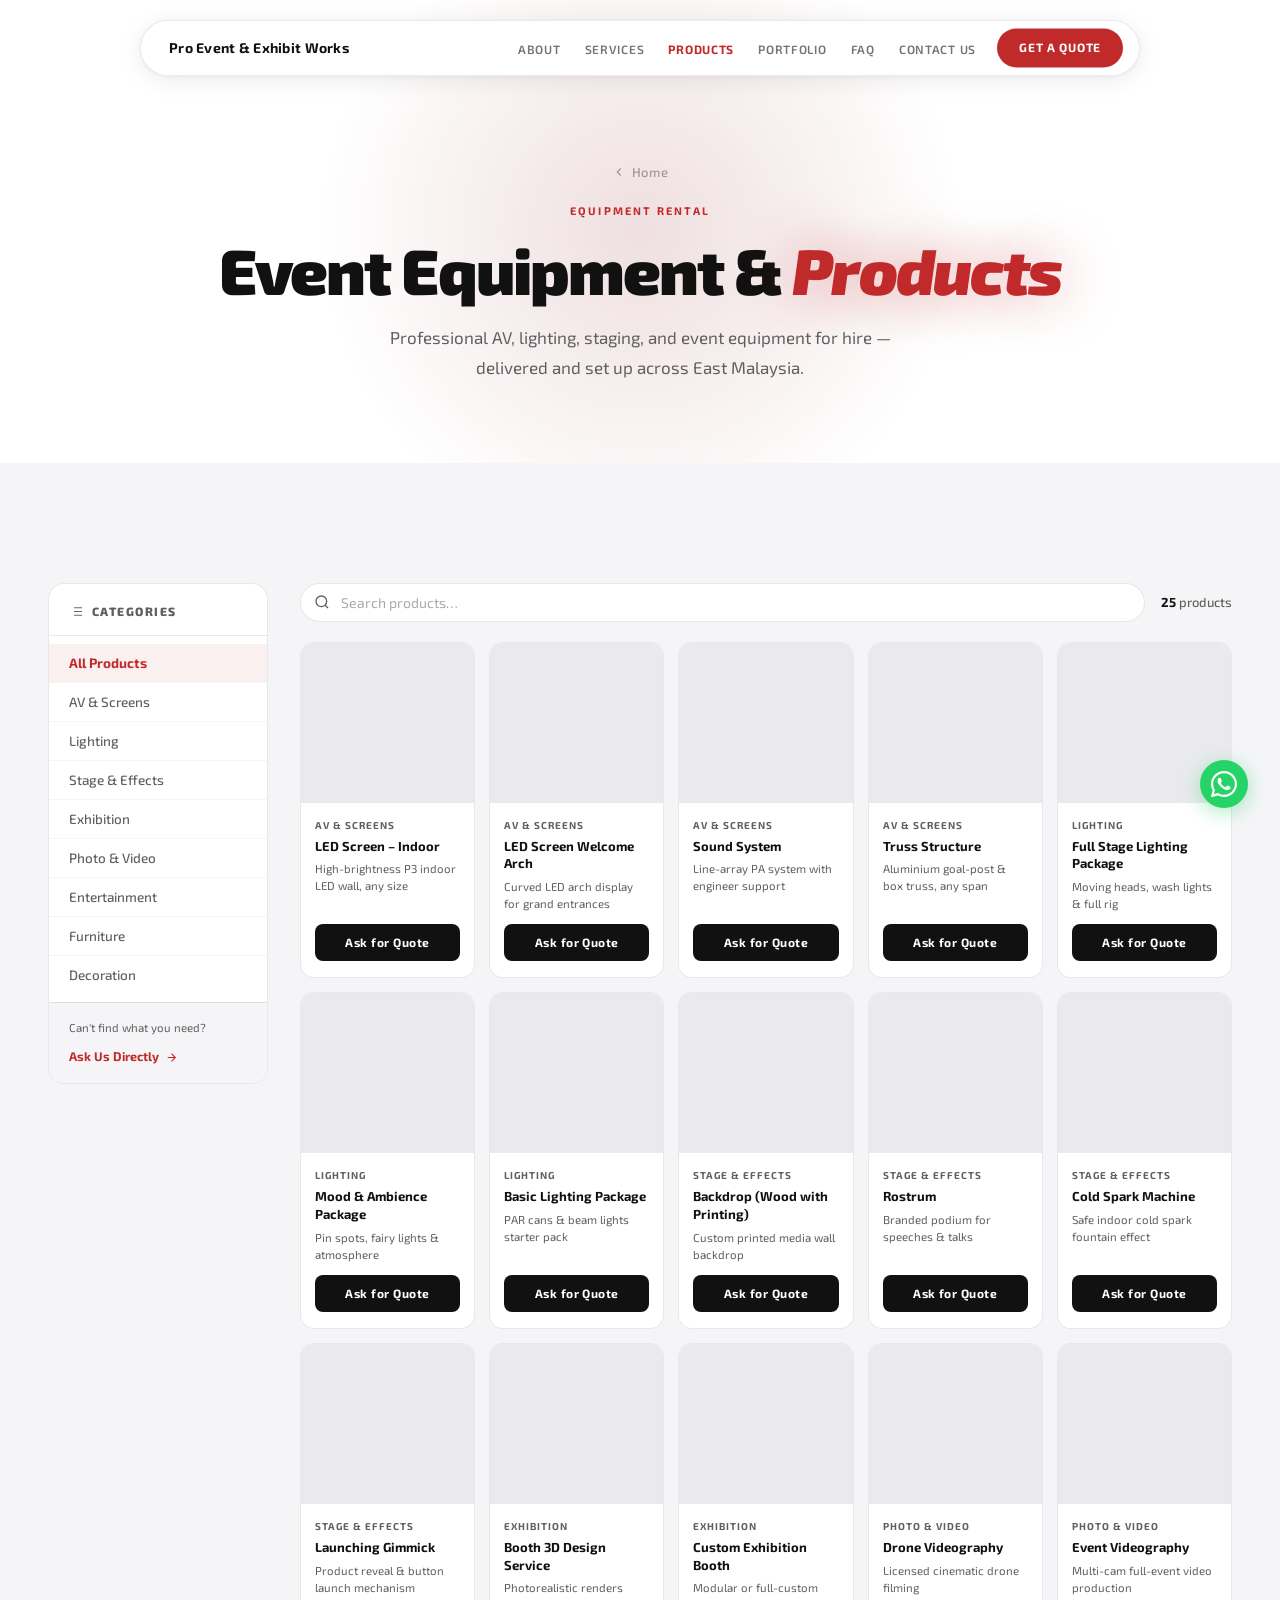
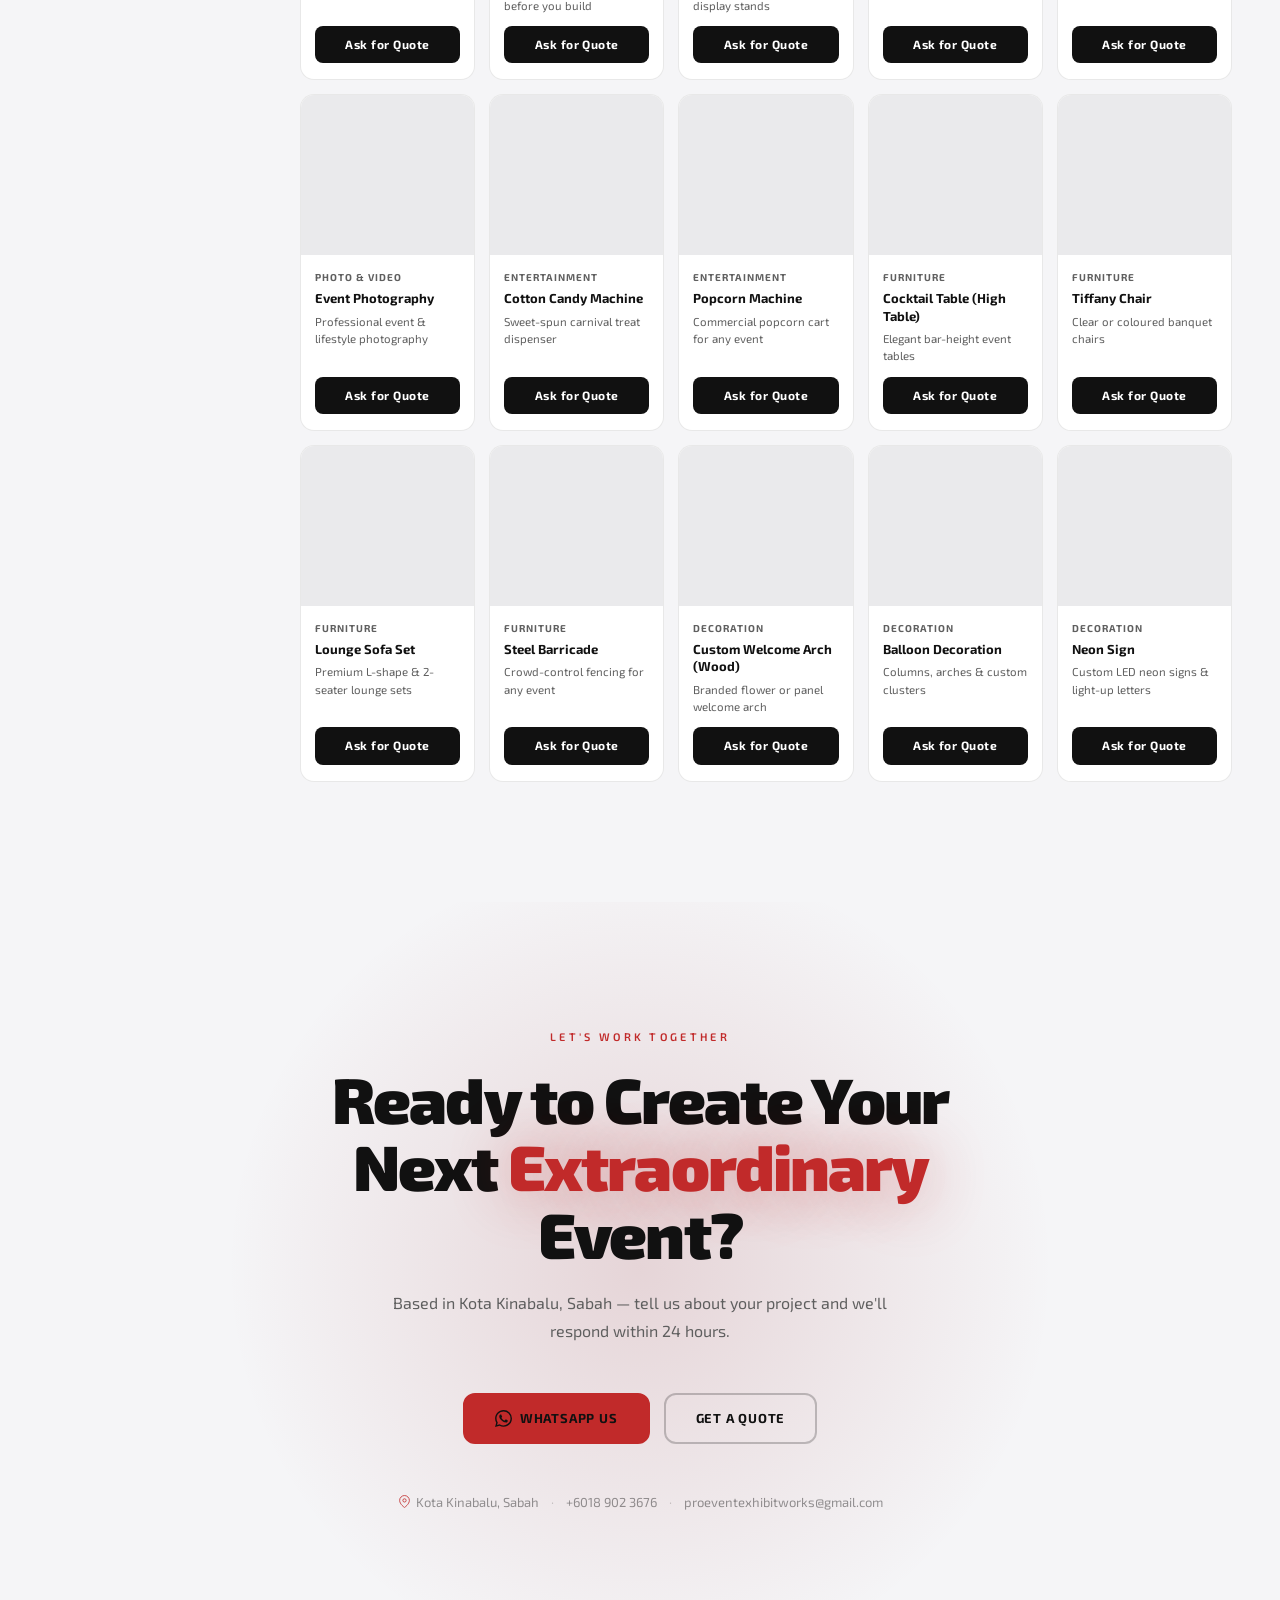
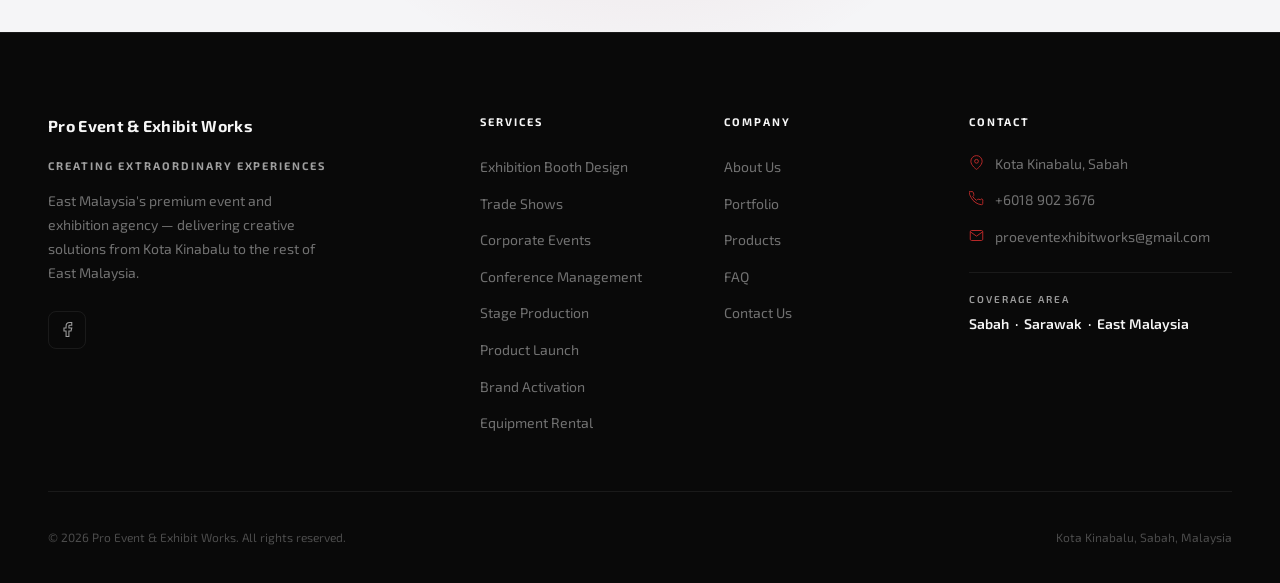
<file: products.html>
<!DOCTYPE html>
<html lang="en">
<head>
    <meta charset="UTF-8">
    <meta name="viewport" content="width=device-width, initial-scale=1.0">
    <meta name="description" content="Equipment rental and production services by Pro Event & Exhibit Works — LED screens, lighting, sound systems, exhibition booths, and custom fabrication in Kota Kinabalu, Sabah.">
    <meta name="author" content="Pro Event & Exhibit Works">
    <meta name="robots" content="index, follow">
    <link rel="canonical" href="https://proeventexhibition.my/products">

    <meta property="og:type" content="website">
    <meta property="og:site_name" content="Pro Event & Exhibit Works">
    <meta property="og:url" content="https://proeventexhibition.my/products">
    <meta property="og:title" content="Equipment Rental &amp; Production | Pro Event &amp; Exhibit Works">
    <meta property="og:description" content="Professional AV, lighting, staging, exhibition booths, and custom fabrication for hire across East Malaysia.">
    <meta property="og:image" content="https://proeventexhibition.my/logo/LOGO COMPANY.png">

    <meta name="twitter:card" content="summary_large_image">
    <meta name="twitter:title" content="Equipment Rental & Products | Pro Event & Exhibit Works">
    <meta name="twitter:description" content="Professional AV, lighting, staging, exhibition booths and event equipment for hire across East Malaysia.">
    <meta name="twitter:image" content="https://proeventexhibition.my/logo/LOGO COMPANY.png">

    <title>Equipment Rental &amp; Products | Pro Event &amp; Exhibit Works</title>
    <link rel="icon" type="image/png" href="logo/FAVICON.png">
    <link rel="preconnect" href="https://fonts.googleapis.com">
    <link rel="preconnect" href="https://fonts.gstatic.com" crossorigin>
    <link href="https://fonts.googleapis.com/css2?family=Exo+2:ital,wght@0,100..900;1,100..900&display=swap" rel="stylesheet">
    <link rel="stylesheet" href="css/style.css">
    <!-- Google tag (gtag.js) -->
    <script async src="https://www.googletagmanager.com/gtag/js?id=AW-18288906556"></script>
    <script>
      window.dataLayer = window.dataLayer || [];
      function gtag(){dataLayer.push(arguments);}
      gtag('js', new Date());
      gtag('config', 'AW-18288906556');
    </script>
</head>
<body>

    <!-- ===== NAVIGATION ===== -->
    <nav class="nav" id="nav">
        <div class="nav__container">
            <a href="index.html" class="nav__logo">
                <span class="nav__logo-name">Pro Event &amp; Exhibit Works</span>
            </a>
            <ul class="nav__links">
                <li><a href="about.html" class="nav__link">About</a></li>
                <li><a href="services.html" class="nav__link">Services</a></li>
                <li><a href="products.html" class="nav__link nav__link--active">Products</a></li>
                <li><a href="portfolio.html" class="nav__link">Portfolio</a></li>
                <li><a href="faq.html" class="nav__link">FAQ</a></li>
                <li><a href="contact.html" class="nav__link">Contact Us</a></li>
                <li><a href="contact.html" class="nav__link nav__link--cta">Get a Quote</a></li>
            </ul>
            <button class="nav__hamburger" id="hamburger" aria-label="Toggle menu">
                <span></span><span></span><span></span>
            </button>
        </div>
    </nav>

    <!-- Mobile Menu -->
    <div class="nav__mobile" id="mobileMenu">
        <button class="nav__mobile-close" id="mobileClose" aria-label="Close menu">&#x2715;</button>
        <ul>
            <li><a href="about.html" class="nav__mobile-link">About</a></li>
            <li><a href="services.html" class="nav__mobile-link">Services</a></li>
            <li><a href="products.html" class="nav__mobile-link nav__mobile-link--active">Products</a></li>
            <li><a href="portfolio.html" class="nav__mobile-link">Portfolio</a></li>
            <li><a href="faq.html" class="nav__mobile-link">FAQ</a></li>
            <li><a href="contact.html" class="nav__mobile-link">Contact Us</a></li>
            <li><a href="contact.html" class="nav__mobile-link nav__mobile-link--cta">Get a Quote</a></li>
        </ul>
    </div>

    <!-- ===== PAGE HERO ===== -->
    <section class="page-hero">
        <div class="page-hero__bg"><div class="page-hero__glow"></div></div>
        <div class="page-hero__container">
            <a href="index.html" class="page-hero__back">
                <svg viewBox="0 0 24 24" fill="none" stroke="currentColor" stroke-width="2" width="14" height="14"><polyline points="15 18 9 12 15 6"/></svg>
                Home
            </a>
            <span class="page-hero__eyebrow">Equipment Rental</span>
            <h1 class="page-hero__title">Event Equipment &amp; <em class="page-hero__title-em">Products</em></h1>
            <p class="page-hero__sub">Professional AV, lighting, staging, and event equipment for hire — delivered and set up across East Malaysia.</p>
        </div>
    </section>

    <!-- ===== PRODUCTS ===== -->
    <section class="products" id="products">
        <div class="products__container">

            <div class="products__layout">

                <!-- ===== SIDEBAR ===== -->
                <aside class="products__sidebar">
                    <div class="products__sidebar-inner">
                        <h3 class="products__sidebar-title">
                            <svg viewBox="0 0 24 24" fill="none" stroke="currentColor" stroke-width="1.5" width="15" height="15"><line x1="8" y1="6" x2="21" y2="6"/><line x1="8" y1="12" x2="21" y2="12"/><line x1="8" y1="18" x2="21" y2="18"/><line x1="3" y1="6" x2="3.01" y2="6"/><line x1="3" y1="12" x2="3.01" y2="12"/><line x1="3" y1="18" x2="3.01" y2="18"/></svg>
                            Categories
                        </h3>
                        <ul class="products__cat-list">
                            <li><button class="cat-btn active" data-filter="all">All Products</button></li>
                            <li><button class="cat-btn" data-filter="av">AV &amp; Screens</button></li>
                            <li><button class="cat-btn" data-filter="lighting">Lighting</button></li>
                            <li><button class="cat-btn" data-filter="stage">Stage &amp; Effects</button></li>
                            <li><button class="cat-btn" data-filter="exhibition">Exhibition</button></li>
                            <li><button class="cat-btn" data-filter="media">Photo &amp; Video</button></li>
                            <li><button class="cat-btn" data-filter="entertainment">Entertainment</button></li>
                            <li><button class="cat-btn" data-filter="furniture">Furniture</button></li>
                            <li><button class="cat-btn" data-filter="decor">Decoration</button></li>
                        </ul>
                        <div class="products__sidebar-cta">
                            <p>Can't find what you need?</p>
                            <a href="contact.html" class="products__sidebar-cta-btn">
                                Ask Us Directly
                                <svg viewBox="0 0 24 24" fill="none" stroke="currentColor" stroke-width="2" width="13" height="13"><line x1="5" y1="12" x2="19" y2="12"/><polyline points="12 5 19 12 12 19"/></svg>
                            </a>
                        </div>
                    </div>
                </aside>

                <!-- ===== MAIN GRID ===== -->
                <div class="products__main">

                    <!-- Toolbar: search + count -->
                    <div class="products__toolbar">
                        <div class="products__search-wrap">
                            <svg class="products__search-icon" viewBox="0 0 24 24" fill="none" stroke="currentColor" stroke-width="2" width="16" height="16"><circle cx="11" cy="11" r="8"/><line x1="21" y1="21" x2="16.65" y2="16.65"/></svg>
                            <input class="products__search" id="productSearch" type="search" placeholder="Search products…" aria-label="Search products">
                        </div>
                        <p class="products__count"><span id="productCount">25</span> products</p>
                    </div>

                    <div class="products__grid">

                        <!-- AV & SCREENS -->
                        <div class="product-item fade-up" data-category="av" data-name="led screen indoor">
                            <div class="product-card">
                                <div class="product-card__image product-card__image--av"></div>
                                <div class="product-card__body">
                                    <span class="product-card__cat">AV &amp; Screens</span>
                                    <h3 class="product-card__title">LED Screen – Indoor</h3>
                                    <p class="product-card__desc">High-brightness P3 indoor LED wall, any size</p>
                                    <a href="product.html?id=led-indoor" class="product-card__btn">Ask for Quote</a>
                                </div>
                            </div>
                        </div>

                        <div class="product-item fade-up" data-category="av" data-name="led screen welcome arch">
                            <div class="product-card">
                                <div class="product-card__image product-card__image--av-arch"></div>
                                <div class="product-card__body">
                                    <span class="product-card__cat">AV &amp; Screens</span>
                                    <h3 class="product-card__title">LED Screen Welcome Arch</h3>
                                    <p class="product-card__desc">Curved LED arch display for grand entrances</p>
                                    <a href="product.html?id=led-arch" class="product-card__btn">Ask for Quote</a>
                                </div>
                            </div>
                        </div>

                        <div class="product-item fade-up" data-category="av" data-name="sound system pa">
                            <div class="product-card">
                                <div class="product-card__image product-card__image--sound"></div>
                                <div class="product-card__body">
                                    <span class="product-card__cat">AV &amp; Screens</span>
                                    <h3 class="product-card__title">Sound System</h3>
                                    <p class="product-card__desc">Line-array PA system with engineer support</p>
                                    <a href="product.html?id=sound-system" class="product-card__btn">Ask for Quote</a>
                                </div>
                            </div>
                        </div>

                        <div class="product-item fade-up" data-category="av" data-name="truss structure aluminium">
                            <div class="product-card">
                                <div class="product-card__image product-card__image--truss"></div>
                                <div class="product-card__body">
                                    <span class="product-card__cat">AV &amp; Screens</span>
                                    <h3 class="product-card__title">Truss Structure</h3>
                                    <p class="product-card__desc">Aluminium goal-post &amp; box truss, any span</p>
                                    <a href="product.html?id=truss" class="product-card__btn">Ask for Quote</a>
                                </div>
                            </div>
                        </div>

                        <!-- LIGHTING -->
                        <div class="product-item fade-up" data-category="lighting" data-name="full stage lighting package">
                            <div class="product-card">
                                <div class="product-card__image product-card__image--lighting"></div>
                                <div class="product-card__body">
                                    <span class="product-card__cat">Lighting</span>
                                    <h3 class="product-card__title">Full Stage Lighting Package</h3>
                                    <p class="product-card__desc">Moving heads, wash lights &amp; full rig</p>
                                    <a href="product.html?id=lighting-full" class="product-card__btn">Ask for Quote</a>
                                </div>
                            </div>
                        </div>

                        <div class="product-item fade-up" data-category="lighting" data-name="mood ambience lighting package">
                            <div class="product-card">
                                <div class="product-card__image product-card__image--lighting-mood"></div>
                                <div class="product-card__body">
                                    <span class="product-card__cat">Lighting</span>
                                    <h3 class="product-card__title">Mood &amp; Ambience Package</h3>
                                    <p class="product-card__desc">Pin spots, fairy lights &amp; atmosphere</p>
                                    <a href="product.html?id=lighting-mood" class="product-card__btn">Ask for Quote</a>
                                </div>
                            </div>
                        </div>

                        <div class="product-item fade-up" data-category="lighting" data-name="basic lighting package par beam">
                            <div class="product-card">
                                <div class="product-card__image product-card__image--lighting-basic"></div>
                                <div class="product-card__body">
                                    <span class="product-card__cat">Lighting</span>
                                    <h3 class="product-card__title">Basic Lighting Package</h3>
                                    <p class="product-card__desc">PAR cans &amp; beam lights starter pack</p>
                                    <a href="product.html?id=lighting-basic" class="product-card__btn">Ask for Quote</a>
                                </div>
                            </div>
                        </div>

                        <!-- STAGE & EFFECTS -->
                        <div class="product-item fade-up" data-category="stage" data-name="backdrop wood printing media wall">
                            <div class="product-card">
                                <div class="product-card__image product-card__image--backdrop"></div>
                                <div class="product-card__body">
                                    <span class="product-card__cat">Stage &amp; Effects</span>
                                    <h3 class="product-card__title">Backdrop (Wood with Printing)</h3>
                                    <p class="product-card__desc">Custom printed media wall backdrop</p>
                                    <a href="product.html?id=backdrop" class="product-card__btn">Ask for Quote</a>
                                </div>
                            </div>
                        </div>

                        <div class="product-item fade-up" data-category="stage" data-name="rostrum podium lectern">
                            <div class="product-card">
                                <div class="product-card__image product-card__image--rostrum"></div>
                                <div class="product-card__body">
                                    <span class="product-card__cat">Stage &amp; Effects</span>
                                    <h3 class="product-card__title">Rostrum</h3>
                                    <p class="product-card__desc">Branded podium for speeches &amp; talks</p>
                                    <a href="product.html?id=rostrum" class="product-card__btn">Ask for Quote</a>
                                </div>
                            </div>
                        </div>

                        <div class="product-item fade-up" data-category="stage" data-name="cold spark machine pyrotechnics">
                            <div class="product-card">
                                <div class="product-card__image product-card__image--cold-spark"></div>
                                <div class="product-card__body">
                                    <span class="product-card__cat">Stage &amp; Effects</span>
                                    <h3 class="product-card__title">Cold Spark Machine</h3>
                                    <p class="product-card__desc">Safe indoor cold spark fountain effect</p>
                                    <a href="product.html?id=cold-spark" class="product-card__btn">Ask for Quote</a>
                                </div>
                            </div>
                        </div>

                        <div class="product-item fade-up" data-category="stage" data-name="launching gimmick product reveal">
                            <div class="product-card">
                                <div class="product-card__image product-card__image--launching"></div>
                                <div class="product-card__body">
                                    <span class="product-card__cat">Stage &amp; Effects</span>
                                    <h3 class="product-card__title">Launching Gimmick</h3>
                                    <p class="product-card__desc">Product reveal &amp; button launch mechanism</p>
                                    <a href="product.html?id=launching" class="product-card__btn">Ask for Quote</a>
                                </div>
                            </div>
                        </div>

                        <!-- EXHIBITION -->
                        <div class="product-item fade-up" data-category="exhibition" data-name="booth 3d design service render">
                            <div class="product-card">
                                <div class="product-card__image product-card__image--booth-3d"></div>
                                <div class="product-card__body">
                                    <span class="product-card__cat">Exhibition</span>
                                    <h3 class="product-card__title">Booth 3D Design Service</h3>
                                    <p class="product-card__desc">Photorealistic renders before you build</p>
                                    <a href="product.html?id=booth-3d" class="product-card__btn">Ask for Quote</a>
                                </div>
                            </div>
                        </div>

                        <div class="product-item fade-up" data-category="exhibition" data-name="custom exhibition booth stand">
                            <div class="product-card">
                                <div class="product-card__image product-card__image--booth-custom"></div>
                                <div class="product-card__body">
                                    <span class="product-card__cat">Exhibition</span>
                                    <h3 class="product-card__title">Custom Exhibition Booth</h3>
                                    <p class="product-card__desc">Modular or full-custom display stands</p>
                                    <a href="product.html?id=booth-custom" class="product-card__btn">Ask for Quote</a>
                                </div>
                            </div>
                        </div>

                        <!-- PHOTO & VIDEO -->
                        <div class="product-item fade-up" data-category="media" data-name="drone videography fpv aerial">
                            <div class="product-card">
                                <div class="product-card__image product-card__image--drone"></div>
                                <div class="product-card__body">
                                    <span class="product-card__cat">Photo &amp; Video</span>
                                    <h3 class="product-card__title">Drone Videography</h3>
                                    <p class="product-card__desc">Licensed cinematic drone filming</p>
                                    <a href="product.html?id=drone" class="product-card__btn">Ask for Quote</a>
                                </div>
                            </div>
                        </div>

                        <div class="product-item fade-up" data-category="media" data-name="event videography multi-cam video">
                            <div class="product-card">
                                <div class="product-card__image product-card__image--video"></div>
                                <div class="product-card__body">
                                    <span class="product-card__cat">Photo &amp; Video</span>
                                    <h3 class="product-card__title">Event Videography</h3>
                                    <p class="product-card__desc">Multi-cam full-event video production</p>
                                    <a href="product.html?id=videography" class="product-card__btn">Ask for Quote</a>
                                </div>
                            </div>
                        </div>

                        <div class="product-item fade-up" data-category="media" data-name="event photography professional">
                            <div class="product-card">
                                <div class="product-card__image product-card__image--photo"></div>
                                <div class="product-card__body">
                                    <span class="product-card__cat">Photo &amp; Video</span>
                                    <h3 class="product-card__title">Event Photography</h3>
                                    <p class="product-card__desc">Professional event &amp; lifestyle photography</p>
                                    <a href="product.html?id=photography" class="product-card__btn">Ask for Quote</a>
                                </div>
                            </div>
                        </div>

                        <!-- ENTERTAINMENT -->
                        <div class="product-item fade-up" data-category="entertainment" data-name="cotton candy machine floss">
                            <div class="product-card">
                                <div class="product-card__image product-card__image--cotton-candy"></div>
                                <div class="product-card__body">
                                    <span class="product-card__cat">Entertainment</span>
                                    <h3 class="product-card__title">Cotton Candy Machine</h3>
                                    <p class="product-card__desc">Sweet-spun carnival treat dispenser</p>
                                    <a href="product.html?id=cotton-candy" class="product-card__btn">Ask for Quote</a>
                                </div>
                            </div>
                        </div>

                        <div class="product-item fade-up" data-category="entertainment" data-name="popcorn machine cart">
                            <div class="product-card">
                                <div class="product-card__image product-card__image--popcorn"></div>
                                <div class="product-card__body">
                                    <span class="product-card__cat">Entertainment</span>
                                    <h3 class="product-card__title">Popcorn Machine</h3>
                                    <p class="product-card__desc">Commercial popcorn cart for any event</p>
                                    <a href="product.html?id=popcorn" class="product-card__btn">Ask for Quote</a>
                                </div>
                            </div>
                        </div>

                        <!-- FURNITURE -->
                        <div class="product-item fade-up" data-category="furniture" data-name="cocktail table high table bar">
                            <div class="product-card">
                                <div class="product-card__image product-card__image--cocktail-table"></div>
                                <div class="product-card__body">
                                    <span class="product-card__cat">Furniture</span>
                                    <h3 class="product-card__title">Cocktail Table (High Table)</h3>
                                    <p class="product-card__desc">Elegant bar-height event tables</p>
                                    <a href="product.html?id=cocktail-table" class="product-card__btn">Ask for Quote</a>
                                </div>
                            </div>
                        </div>

                        <div class="product-item fade-up" data-category="furniture" data-name="tiffany chair banquet clear">
                            <div class="product-card">
                                <div class="product-card__image product-card__image--tiffany"></div>
                                <div class="product-card__body">
                                    <span class="product-card__cat">Furniture</span>
                                    <h3 class="product-card__title">Tiffany Chair</h3>
                                    <p class="product-card__desc">Clear or coloured banquet chairs</p>
                                    <a href="product.html?id=tiffany-chair" class="product-card__btn">Ask for Quote</a>
                                </div>
                            </div>
                        </div>

                        <div class="product-item fade-up" data-category="furniture" data-name="lounge sofa set premium">
                            <div class="product-card">
                                <div class="product-card__image product-card__image--sofa"></div>
                                <div class="product-card__body">
                                    <span class="product-card__cat">Furniture</span>
                                    <h3 class="product-card__title">Lounge Sofa Set</h3>
                                    <p class="product-card__desc">Premium L-shape &amp; 2-seater lounge sets</p>
                                    <a href="product.html?id=lounge-sofa" class="product-card__btn">Ask for Quote</a>
                                </div>
                            </div>
                        </div>

                        <div class="product-item fade-up" data-category="furniture" data-name="steel barricade crowd control fence">
                            <div class="product-card">
                                <div class="product-card__image product-card__image--barricade"></div>
                                <div class="product-card__body">
                                    <span class="product-card__cat">Furniture</span>
                                    <h3 class="product-card__title">Steel Barricade</h3>
                                    <p class="product-card__desc">Crowd-control fencing for any event</p>
                                    <a href="product.html?id=barricade" class="product-card__btn">Ask for Quote</a>
                                </div>
                            </div>
                        </div>

                        <!-- DECORATION -->
                        <div class="product-item fade-up" data-category="decor" data-name="custom welcome arch wood flower">
                            <div class="product-card">
                                <div class="product-card__image product-card__image--arch"></div>
                                <div class="product-card__body">
                                    <span class="product-card__cat">Decoration</span>
                                    <h3 class="product-card__title">Custom Welcome Arch (Wood)</h3>
                                    <p class="product-card__desc">Branded flower or panel welcome arch</p>
                                    <a href="product.html?id=welcome-arch" class="product-card__btn">Ask for Quote</a>
                                </div>
                            </div>
                        </div>

                        <div class="product-item fade-up" data-category="decor" data-name="balloon decoration column cluster">
                            <div class="product-card">
                                <div class="product-card__image product-card__image--balloon"></div>
                                <div class="product-card__body">
                                    <span class="product-card__cat">Decoration</span>
                                    <h3 class="product-card__title">Balloon Decoration</h3>
                                    <p class="product-card__desc">Columns, arches &amp; custom clusters</p>
                                    <a href="product.html?id=balloon" class="product-card__btn">Ask for Quote</a>
                                </div>
                            </div>
                        </div>

                        <div class="product-item fade-up" data-category="decor" data-name="neon sign led light letter">
                            <div class="product-card">
                                <div class="product-card__image product-card__image--neon"></div>
                                <div class="product-card__body">
                                    <span class="product-card__cat">Decoration</span>
                                    <h3 class="product-card__title">Neon Sign</h3>
                                    <p class="product-card__desc">Custom LED neon signs &amp; light-up letters</p>
                                    <a href="product.html?id=neon-sign" class="product-card__btn">Ask for Quote</a>
                                </div>
                            </div>
                        </div>

                    </div><!-- /.products__grid -->

                    <p class="products__no-results" id="noResults" style="display:none">No products match your search.</p>

                </div><!-- /.products__main -->

            </div><!-- /.products__layout -->
        </div>
    </section>

        <!-- ===== CTA ===== -->
    <section class="cta" id="contact">
        <div class="cta__glow"></div>
        <div class="cta__container fade-up">
            <p class="cta__eyebrow">Let's Work Together</p>
            <h2 class="cta__title">Ready to Create Your<br>Next <em>Extraordinary</em> Event?</h2>
            <p class="cta__sub">Based in Kota Kinabalu, Sabah &mdash; tell us about your project and we'll respond within 24 hours.</p>
            <div class="cta__btns">
                <a href="https://wa.me/60189023676?text=Hi%2C%20I%27d%20like%20to%20enquire%20about%20your%20event%20services." class="btn btn--primary">
                    <svg viewBox="0 0 24 24" fill="currentColor" width="17" height="17"><path d="M17.472 14.382c-.297-.149-1.758-.867-2.03-.967-.273-.099-.471-.148-.67.15-.197.297-.767.966-.94 1.164-.173.199-.347.223-.644.075-.297-.15-1.255-.463-2.39-1.475-.883-.788-1.48-1.761-1.653-2.059-.173-.297-.018-.458.13-.606.134-.133.298-.347.446-.52.149-.174.198-.298.298-.497.099-.198.05-.371-.025-.52-.075-.149-.669-1.612-.916-2.207-.242-.579-.487-.5-.669-.51-.173-.008-.371-.01-.57-.01-.198 0-.52.074-.792.372-.272.297-1.04 1.016-1.04 2.479 0 1.462 1.065 2.875 1.213 3.074.149.198 2.096 3.2 5.077 4.487.709.306 1.262.489 1.694.625.712.227 1.36.195 1.871.118.571-.085 1.758-.719 2.006-1.413.248-.694.248-1.289.173-1.413-.074-.124-.272-.198-.57-.347m-5.421 7.403h-.004a9.87 9.87 0 01-5.031-1.378l-.361-.214-3.741.982.998-3.648-.235-.374a9.86 9.86 0 01-1.51-5.26c.001-5.45 4.436-9.884 9.888-9.884 2.64 0 5.122 1.03 6.988 2.898a9.825 9.825 0 012.893 6.994c-.003 5.45-4.437 9.884-9.885 9.884m8.413-18.297A11.815 11.815 0 0012.05 0C5.495 0 .16 5.335.157 11.892c0 2.096.547 4.142 1.588 5.945L.057 24l6.305-1.654a11.882 11.882 0 005.683 1.448h.005c6.554 0 11.89-5.335 11.893-11.893a11.821 11.821 0 00-3.48-8.413Z"/></svg>
                    WhatsApp Us
                </a>
                <a href="contact.html" class="btn btn--secondary">Get a Quote</a>
            </div>
            <div class="cta__info">
                <span>
                    <svg viewBox="0 0 24 24" fill="none" stroke="currentColor" stroke-width="1.5" width="13" height="13"><path d="M21 10c0 7-9 13-9 13s-9-6-9-13a9 9 0 0118 0z"/><circle cx="12" cy="10" r="3"/></svg>
                    Kota Kinabalu, Sabah
                </span>
                <span class="cta__sep">&middot;</span>
                <span>+6018 902 3676</span>
                <span class="cta__sep">&middot;</span>
                <span>proeventexhibitworks@gmail.com</span>
            </div>
        </div>
    </section>

    <!-- ===== FOOTER ===== -->
    <footer class="footer">
        <div class="footer__container">
            <div class="footer__grid">
                <div class="footer__brand">
                    <a href="index.html" class="footer__logo">
                        <span class="footer__logo-name">Pro Event &amp; Exhibit Works</span>
                    </a>
                    <p class="footer__tagline">Creating Extraordinary Experiences</p>
                    <p class="footer__desc">East Malaysia's premium event and exhibition agency — delivering creative solutions from Kota Kinabalu to the rest of East Malaysia.</p>
                    <div class="footer__social">
                        <a href="https://www.facebook.com/profile.php?id=61574383752971" target="_blank" rel="noopener" class="footer__social-link" aria-label="Facebook"><svg viewBox="0 0 24 24" fill="none" stroke="currentColor" stroke-width="1.5"><path d="M18 2h-3a5 5 0 00-5 5v3H7v4h3v8h4v-8h3l1-4h-4V7a1 1 0 011-1h3z"/></svg></a>
                        <a href="#" class="footer__social-link footer__social-link--inactive" aria-label="Instagram"><svg viewBox="0 0 24 24" fill="none" stroke="currentColor" stroke-width="1.5"><rect x="2" y="2" width="20" height="20" rx="5" ry="5"/><path d="M16 11.37A4 4 0 1112.63 8 4 4 0 0116 11.37z"/><line x1="17.5" y1="6.5" x2="17.51" y2="6.5"/></svg></a>
                        <a href="#" class="footer__social-link footer__social-link--inactive" aria-label="LinkedIn"><svg viewBox="0 0 24 24" fill="none" stroke="currentColor" stroke-width="1.5"><path d="M16 8a6 6 0 016 6v7h-4v-7a2 2 0 00-2-2 2 2 0 00-2 2v7h-4v-7a6 6 0 016-6z"/><rect x="2" y="9" width="4" height="12"/><circle cx="4" cy="4" r="2"/></svg></a>
                    </div>
                </div>
                <div class="footer__col">
                    <h4 class="footer__col-title">Services</h4>
                    <ul class="footer__links">
                        <li><a href="services.html">Exhibition Booth Design</a></li>
                        <li><a href="services.html">Trade Shows</a></li>
                        <li><a href="services.html">Corporate Events</a></li>
                        <li><a href="services.html">Conference Management</a></li>
                        <li><a href="services.html">Stage Production</a></li>
                        <li><a href="services.html">Product Launch</a></li>
                        <li><a href="services.html">Brand Activation</a></li>
                        <li><a href="services.html">Equipment Rental</a></li>
                    </ul>
                </div>
                <div class="footer__col">
                    <h4 class="footer__col-title">Company</h4>
                    <ul class="footer__links">
                        <li><a href="about.html">About Us</a></li>
                        <li><a href="portfolio.html">Portfolio</a></li>
                        <li><a href="products.html">Products</a></li>
                        <li><a href="faq.html">FAQ</a></li>
                        <li><a href="contact.html">Contact Us</a></li>
                    </ul>
                </div>
                <div class="footer__col">
                    <h4 class="footer__col-title">Contact</h4>
                    <ul class="footer__contact-list">
                        <li><svg viewBox="0 0 24 24" fill="none" stroke="currentColor" stroke-width="1.5"><path d="M21 10c0 7-9 13-9 13s-9-6-9-13a9 9 0 0118 0z"/><circle cx="12" cy="10" r="3"/></svg> Kota Kinabalu, Sabah</li>
                        <li><svg viewBox="0 0 24 24" fill="none" stroke="currentColor" stroke-width="1.5"><path d="M22 16.92v3a2 2 0 01-2.18 2 19.79 19.79 0 01-8.63-3.07A19.5 19.5 0 013.07 9.81a19.79 19.79 0 01-3.07-8.64A2 2 0 012 .99h3a2 2 0 012 1.72c.127.96.361 1.903.7 2.81a2 2 0 01-.45 2.11L6.09 8.91a16 16 0 006 6l1.27-1.27a2 2 0 012.11-.45c.907.339 1.85.573 2.81.7A2 2 0 0122 15.99v.93z"/></svg><a href="tel:+60189023676">+6018 902 3676</a></li>
                        <li><svg viewBox="0 0 24 24" fill="none" stroke="currentColor" stroke-width="1.5"><path d="M4 4h16c1.1 0 2 .9 2 2v12c0 1.1-.9 2-2 2H4c-1.1 0-2-.9-2-2V6c0-1.1.9-2 2-2z"/><polyline points="22,6 12,13 2,6"/></svg><a href="mailto:proeventexhibitworks@gmail.com">proeventexhibitworks@gmail.com</a></li>
                    </ul>
                    <div class="footer__coverage">
                        <span>Coverage Area</span>
                        <p>Sabah &nbsp;&middot;&nbsp; Sarawak &nbsp;&middot;&nbsp; East Malaysia</p>
                    </div>
                </div>
            </div>
            <div class="footer__bottom">
                <p>&copy; 2026 Pro Event &amp; Exhibit Works. All rights reserved.</p>
                <p>Kota Kinabalu, Sabah, Malaysia</p>
            </div>
        </div>
    </footer>

    <a class="wa-float" href="https://wa.me/60189023676?text=Hi%2C%20I%27d%20like%20to%20enquire%20about%20your%20event%20services." target="_blank" rel="noopener" aria-label="Chat on WhatsApp">
        <svg viewBox="0 0 24 24" fill="currentColor" width="26" height="26"><path d="M17.472 14.382c-.297-.149-1.758-.867-2.03-.967-.273-.099-.471-.148-.67.15-.197.297-.767.966-.94 1.164-.173.199-.347.223-.644.075-.297-.15-1.255-.463-2.39-1.475-.883-.788-1.48-1.761-1.653-2.059-.173-.297-.018-.458.13-.606.134-.133.298-.347.446-.52.149-.174.198-.298.298-.497.099-.198.05-.371-.025-.52-.075-.149-.669-1.612-.916-2.207-.242-.579-.487-.5-.669-.51-.173-.008-.371-.01-.57-.01-.198 0-.52.074-.792.372-.272.297-1.04 1.016-1.04 2.479 0 1.462 1.065 2.875 1.213 3.074.149.198 2.096 3.2 5.077 4.487.709.306 1.262.489 1.694.625.712.227 1.36.195 1.871.118.571-.085 1.758-.719 2.006-1.413.248-.694.248-1.289.173-1.413-.074-.124-.272-.198-.57-.347z"/><path d="M12 0C5.373 0 0 5.373 0 12c0 2.127.558 4.126 1.533 5.862L.057 23.5a.5.5 0 00.609.61l5.79-1.453A11.952 11.952 0 0012 24c6.627 0 12-5.373 12-12S18.627 0 12 0zm0 22a9.952 9.952 0 01-5.187-1.449l-.361-.216-3.762.944.998-3.662-.235-.375A9.953 9.953 0 012 12C2 6.477 6.477 2 12 2s10 4.477 10 10-4.477 10-10 10z"/></svg>
    </a>
    <button class="back-to-top" id="backToTop" aria-label="Back to top">
        <svg width="18" height="18" viewBox="0 0 18 18" fill="none"><path d="M9 14V4M9 4L4 9M9 4L14 9" stroke="currentColor" stroke-width="2" stroke-linecap="round" stroke-linejoin="round"/></svg>
    </button>

    <script>
        // Category filter
        const catBtns = document.querySelectorAll('.cat-btn');
        const prodItems = document.querySelectorAll('.product-item');
        const countEl = document.getElementById('productCount');
        const noResults = document.getElementById('noResults');
        const searchInput = document.getElementById('productSearch');

        let activeFilter = 'all';
        let searchQuery = '';

        function applyFilters() {
            let visible = 0;
            prodItems.forEach(item => {
                const catMatch = activeFilter === 'all' || item.dataset.category === activeFilter;
                const nameMatch = !searchQuery || item.dataset.name.includes(searchQuery);
                const show = catMatch && nameMatch;
                item.style.display = show ? '' : 'none';
                if (show) visible++;
            });
            countEl.textContent = visible;
            noResults.style.display = visible === 0 ? '' : 'none';
        }

        catBtns.forEach(btn => {
            btn.addEventListener('click', () => {
                catBtns.forEach(b => b.classList.remove('active'));
                btn.classList.add('active');
                activeFilter = btn.dataset.filter;
                applyFilters();
            });
        });

        searchInput.addEventListener('input', () => {
            searchQuery = searchInput.value.trim().toLowerCase();
            applyFilters();
        });
    </script>
    <script src="js/main.js"></script>
</body>
</html>
</file>
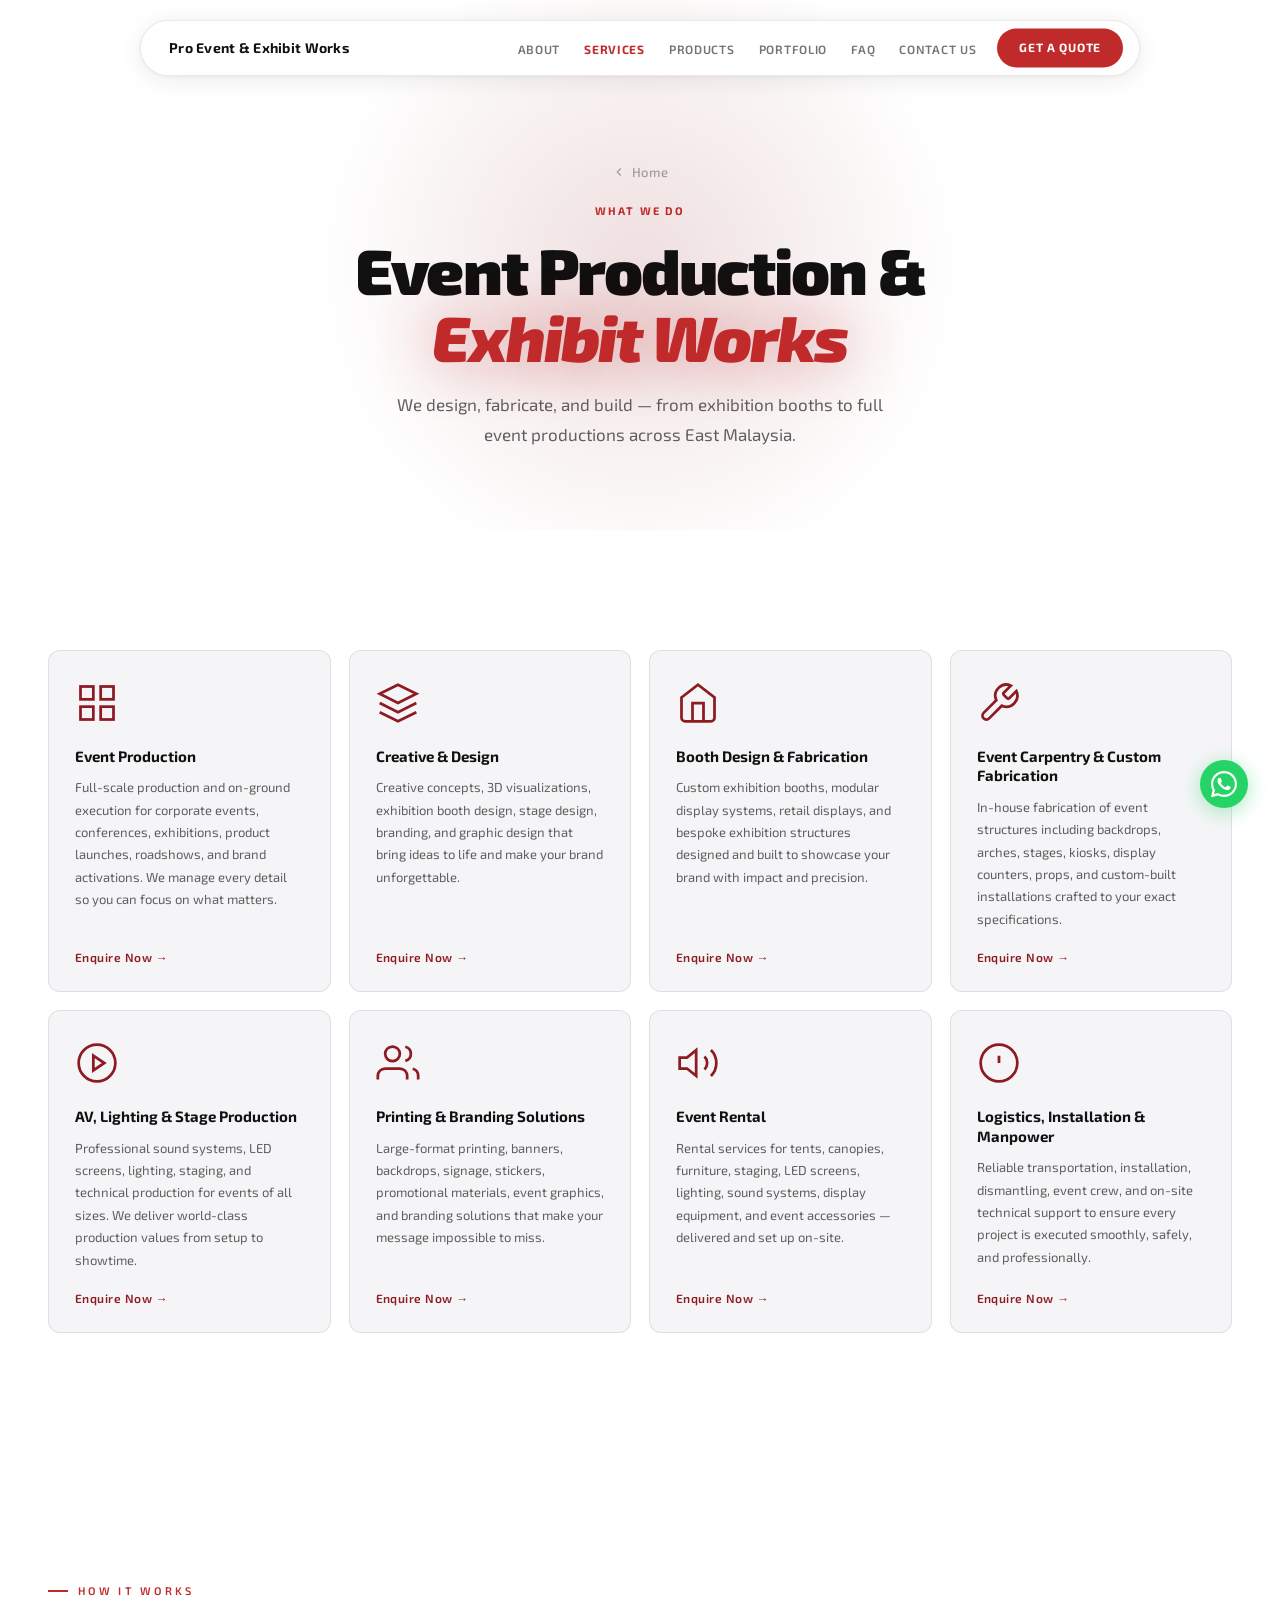
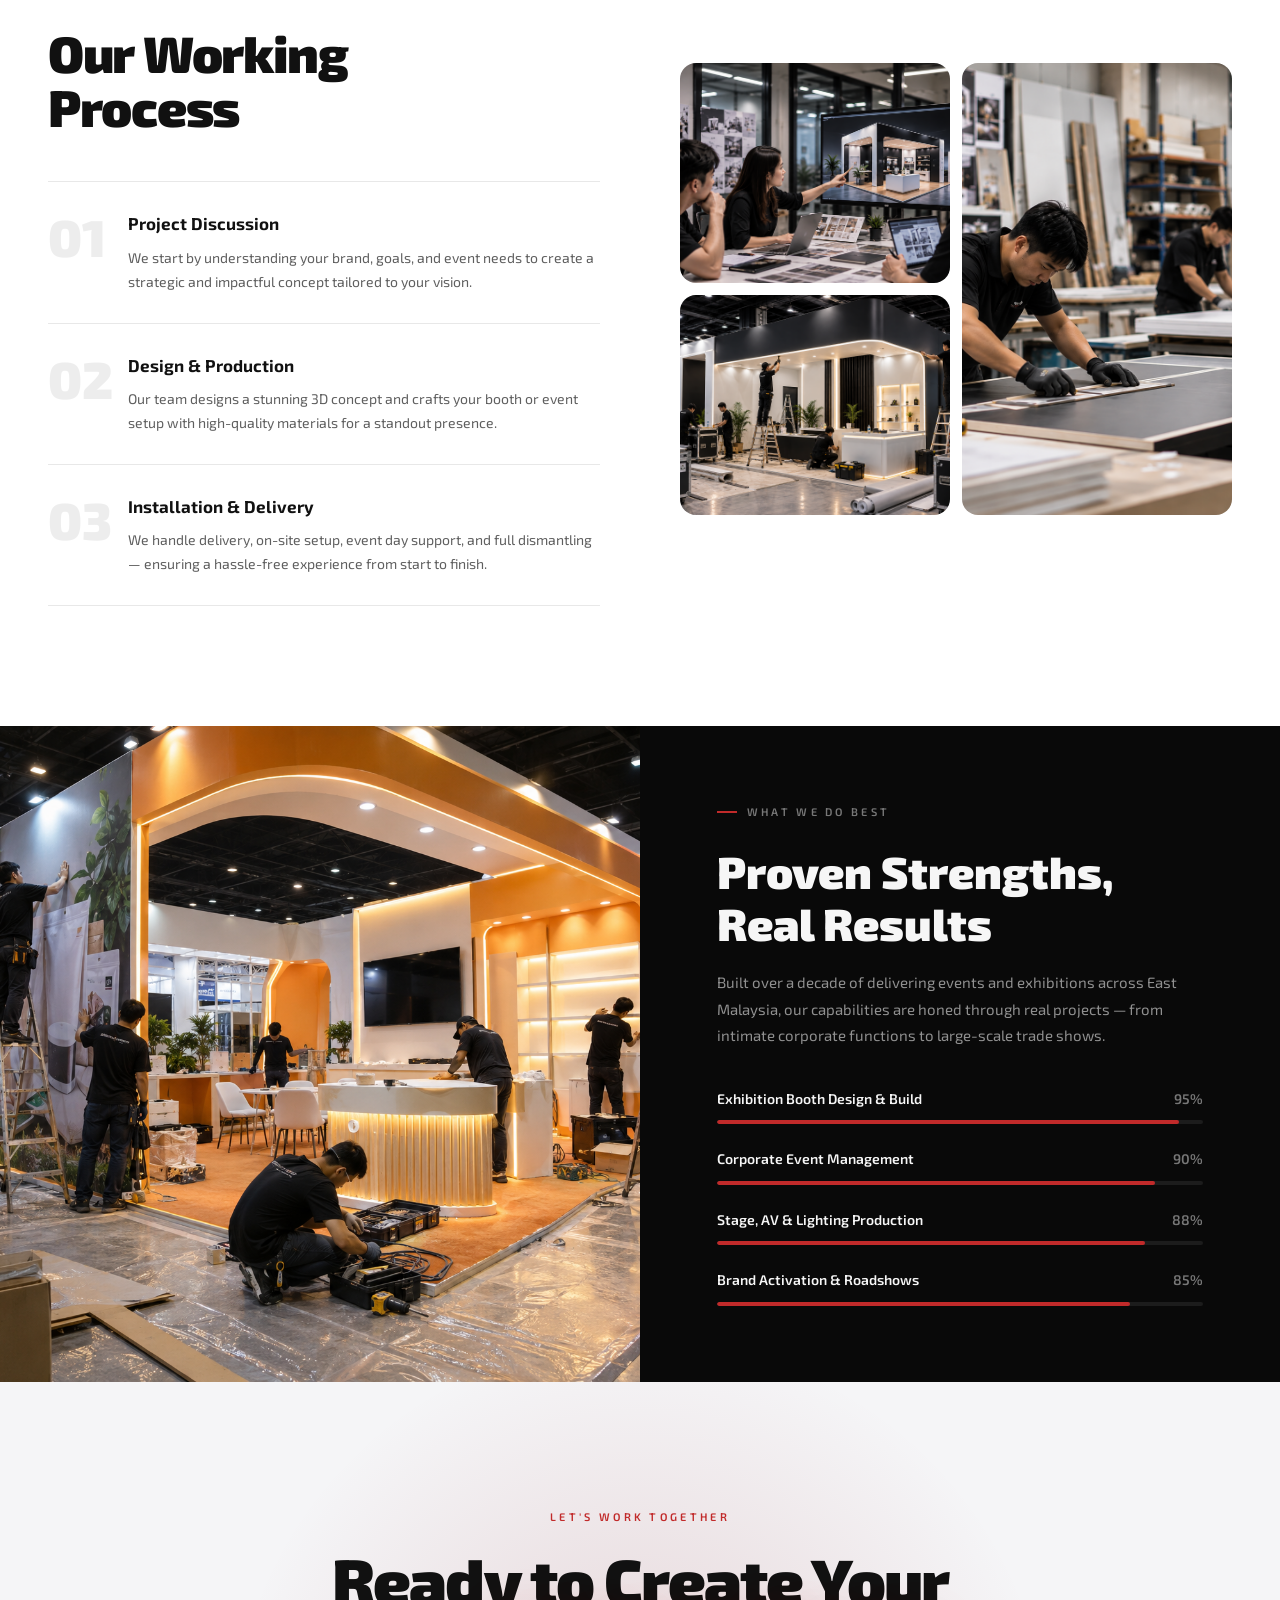
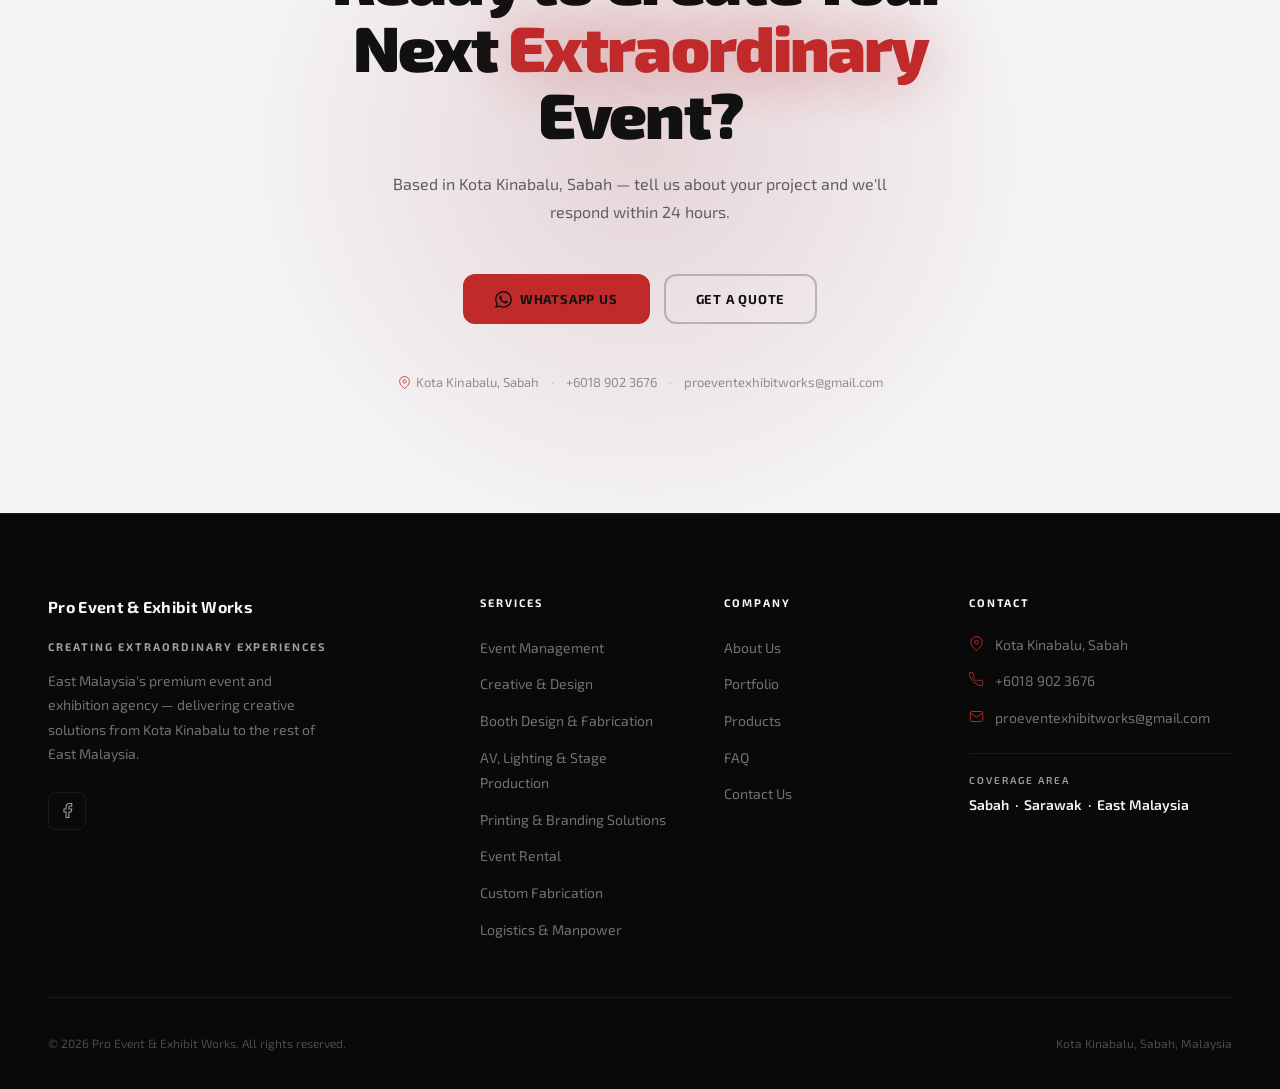
<file: services.html>
<!DOCTYPE html>
<html lang="en">
<head>
    <meta charset="UTF-8">
    <meta name="viewport" content="width=device-width, initial-scale=1.0">
    <meta name="description" content="Services by Pro Event & Exhibit Works — exhibition booth fabrication, event production, stage build, AV & lighting, custom carpentry, printing, and logistics across East Malaysia.">
    <meta name="author" content="Pro Event & Exhibit Works">
    <meta name="robots" content="index, follow">
    <link rel="canonical" href="https://proeventexhibition.my/services.html">

    <!-- Open Graph -->
    <meta property="og:type" content="website">
    <meta property="og:site_name" content="Pro Event & Exhibit Works">
    <meta property="og:url" content="https://proeventexhibition.my/services.html">
    <meta property="og:title" content="Event Production &amp; Exhibit Works | Pro Event &amp; Exhibit Works">
    <meta property="og:description" content="Exhibition booth fabrication, event production, stage build, AV &amp; lighting, custom carpentry, printing, and logistics across East Malaysia.">
    <meta property="og:image" content="https://proeventexhibition.my/logo/LOGO COMPANY.png">

    <!-- Twitter Card -->
    <meta name="twitter:card" content="summary_large_image">
    <meta name="twitter:title" content="Services | Pro Event & Exhibit Works">
    <meta name="twitter:description" content="Exhibition booth design, corporate events, trade shows, conferences, stage production, brand activation, and more across East Malaysia.">
    <meta name="twitter:image" content="https://proeventexhibition.my/logo/LOGO COMPANY.png">

    <title>Services | Pro Event & Exhibit Works</title>

    <!-- Favicon -->
    <link rel="icon" type="image/png" href="logo/FAVICON.png">
    <link rel="preconnect" href="https://fonts.googleapis.com">
    <link rel="preconnect" href="https://fonts.gstatic.com" crossorigin>
    <link href="https://fonts.googleapis.com/css2?family=Exo+2:ital,wght@0,100..900;1,100..900&display=swap" rel="stylesheet">
    <link rel="stylesheet" href="css/style.css">
    <!-- JSON-LD: Service -->
    <script type="application/ld+json">
    {
      "@context": "https://schema.org",
      "@type": "Service",
      "serviceType": "Event & Exhibition Services",
      "provider": {
        "@type": "LocalBusiness",
        "name": "Pro Event & Exhibit Works",
        "url": "https://proeventexhibition.my",
        "telephone": "+60189023676",
        "address": {
          "@type": "PostalAddress",
          "addressLocality": "Kota Kinabalu",
          "addressRegion": "Sabah",
          "addressCountry": "MY"
        }
      },
      "areaServed": ["Sabah", "Sarawak", "East Malaysia"],
      "hasOfferCatalog": {
        "@type": "OfferCatalog",
        "name": "Event Services",
        "itemListElement": [
          {"@type": "Offer", "itemOffered": {"@type": "Service", "name": "Event Management"}},
          {"@type": "Offer", "itemOffered": {"@type": "Service", "name": "Creative & Design"}},
          {"@type": "Offer", "itemOffered": {"@type": "Service", "name": "Booth Design & Fabrication"}},
          {"@type": "Offer", "itemOffered": {"@type": "Service", "name": "Event Carpentry & Custom Fabrication"}},
          {"@type": "Offer", "itemOffered": {"@type": "Service", "name": "AV, Lighting & Stage Production"}},
          {"@type": "Offer", "itemOffered": {"@type": "Service", "name": "Printing & Branding Solutions"}},
          {"@type": "Offer", "itemOffered": {"@type": "Service", "name": "Event Rental"}},
          {"@type": "Offer", "itemOffered": {"@type": "Service", "name": "Logistics, Installation & Manpower"}}
        ]
      }
    }
    </script>
    <!-- Google tag (gtag.js) -->
    <script async src="https://www.googletagmanager.com/gtag/js?id=AW-18288906556"></script>
    <script>
      window.dataLayer = window.dataLayer || [];
      function gtag(){dataLayer.push(arguments);}
      gtag('js', new Date());
      gtag('config', 'AW-18288906556');
    </script>
</head>
<body>

    <!-- ===== NAVIGATION ===== -->
    <nav class="nav" id="nav">
        <div class="nav__container">
            <a href="index.html" class="nav__logo">
                <span class="nav__logo-name">Pro Event &amp; Exhibit Works</span>
            </a>
            <ul class="nav__links">
                <li><a href="about.html" class="nav__link">About</a></li>
                <li><a href="services.html" class="nav__link nav__link--active">Services</a></li>
                <li><a href="products.html" class="nav__link">Products</a></li>
                <li><a href="portfolio.html" class="nav__link">Portfolio</a></li>
                <li><a href="faq.html" class="nav__link">FAQ</a></li>
                <li><a href="contact.html" class="nav__link">Contact Us</a></li>
                <li><a href="contact.html" class="nav__link nav__link--cta">Get a Quote</a></li>
            </ul>
            <button class="nav__hamburger" id="hamburger" aria-label="Toggle menu">
                <span></span><span></span><span></span>
            </button>
        </div>
    </nav>

    <!-- Mobile Menu -->
    <div class="nav__mobile" id="mobileMenu">
        <button class="nav__mobile-close" id="mobileClose" aria-label="Close menu">&#x2715;</button>
        <ul>
            <li><a href="about.html" class="nav__mobile-link">About</a></li>
            <li><a href="services.html" class="nav__mobile-link nav__mobile-link--active">Services</a></li>
            <li><a href="products.html" class="nav__mobile-link">Products</a></li>
            <li><a href="portfolio.html" class="nav__mobile-link">Portfolio</a></li>
            <li><a href="faq.html" class="nav__mobile-link">FAQ</a></li>
            <li><a href="contact.html" class="nav__mobile-link">Contact Us</a></li>
            <li><a href="contact.html" class="nav__mobile-link nav__mobile-link--cta">Get a Quote</a></li>
        </ul>
    </div>

    <!-- ===== PAGE HERO ===== -->
    <section class="page-hero">
        <div class="page-hero__bg"><div class="page-hero__glow"></div></div>
        <div class="page-hero__container">
            <a href="/" class="page-hero__back">
                <svg viewBox="0 0 24 24" fill="none" stroke="currentColor" stroke-width="2" width="14" height="14"><polyline points="15 18 9 12 15 6"/></svg>
                Home
            </a>
            <span class="page-hero__eyebrow">What We Do</span>
            <h1 class="page-hero__title">Event Production &amp;<br><em class="page-hero__title-em">Exhibit Works</em></h1>
            <p class="page-hero__sub">We design, fabricate, and build — from exhibition booths to full event productions across East Malaysia.</p>
        </div>
    </section>

    <!-- ===== SERVICES ===== -->
    <section class="services" id="services">
        <div class="services__container">
            <div class="services__grid">
                <div class="service-card fade-up">
                    <div class="service-card__icon"><svg viewBox="0 0 24 24" fill="none" stroke="currentColor" stroke-width="1.5"><rect x="3" y="3" width="7" height="7"/><rect x="14" y="3" width="7" height="7"/><rect x="3" y="14" width="7" height="7"/><rect x="14" y="14" width="7" height="7"/></svg></div>
                    <h3 class="service-card__title">Event Production</h3>
                    <p class="service-card__desc">Full-scale production and on-ground execution for corporate events, conferences, exhibitions, product launches, roadshows, and brand activations. We manage every detail so you can focus on what matters.</p>
                    <a href="contact.html" class="service-card__link">Enquire Now &rarr;</a>
                </div>
                <div class="service-card fade-up">
                    <div class="service-card__icon"><svg viewBox="0 0 24 24" fill="none" stroke="currentColor" stroke-width="1.5"><path d="M12 2L2 7l10 5 10-5-10-5z"/><path d="M2 17l10 5 10-5"/><path d="M2 12l10 5 10-5"/></svg></div>
                    <h3 class="service-card__title">Creative &amp; Design</h3>
                    <p class="service-card__desc">Creative concepts, 3D visualizations, exhibition booth design, stage design, branding, and graphic design that bring ideas to life and make your brand unforgettable.</p>
                    <a href="contact.html" class="service-card__link">Enquire Now &rarr;</a>
                </div>
                <div class="service-card fade-up">
                    <div class="service-card__icon"><svg viewBox="0 0 24 24" fill="none" stroke="currentColor" stroke-width="1.5"><path d="M3 9l9-7 9 7v11a2 2 0 01-2 2H5a2 2 0 01-2-2z"/><polyline points="9 22 9 12 15 12 15 22"/></svg></div>
                    <h3 class="service-card__title">Booth Design &amp; Fabrication</h3>
                    <p class="service-card__desc">Custom exhibition booths, modular display systems, retail displays, and bespoke exhibition structures designed and built to showcase your brand with impact and precision.</p>
                    <a href="contact.html" class="service-card__link">Enquire Now &rarr;</a>
                </div>
                <div class="service-card fade-up">
                    <div class="service-card__icon"><svg viewBox="0 0 24 24" fill="none" stroke="currentColor" stroke-width="1.5"><path d="M14.7 6.3a1 1 0 000 1.4l1.6 1.6a1 1 0 001.4 0l3.77-3.77a6 6 0 01-7.94 7.94l-6.91 6.91a2.12 2.12 0 01-3-3l6.91-6.91a6 6 0 017.94-7.94l-3.76 3.76z"/></svg></div>
                    <h3 class="service-card__title">Event Carpentry &amp; Custom Fabrication</h3>
                    <p class="service-card__desc">In-house fabrication of event structures including backdrops, arches, stages, kiosks, display counters, props, and custom-built installations crafted to your exact specifications.</p>
                    <a href="contact.html" class="service-card__link">Enquire Now &rarr;</a>
                </div>
                <div class="service-card fade-up">
                    <div class="service-card__icon"><svg viewBox="0 0 24 24" fill="none" stroke="currentColor" stroke-width="1.5"><circle cx="12" cy="12" r="10"/><polygon points="10 8 16 12 10 16 10 8"/></svg></div>
                    <h3 class="service-card__title">AV, Lighting &amp; Stage Production</h3>
                    <p class="service-card__desc">Professional sound systems, LED screens, lighting, staging, and technical production for events of all sizes. We deliver world-class production values from setup to showtime.</p>
                    <a href="contact.html" class="service-card__link">Enquire Now &rarr;</a>
                </div>
                <div class="service-card fade-up">
                    <div class="service-card__icon"><svg viewBox="0 0 24 24" fill="none" stroke="currentColor" stroke-width="1.5"><path d="M17 21v-2a4 4 0 00-4-4H5a4 4 0 00-4 4v2"/><circle cx="9" cy="7" r="4"/><path d="M23 21v-2a4 4 0 00-3-3.87M16 3.13a4 4 0 010 7.75"/></svg></div>
                    <h3 class="service-card__title">Printing &amp; Branding Solutions</h3>
                    <p class="service-card__desc">Large-format printing, banners, backdrops, signage, stickers, promotional materials, event graphics, and branding solutions that make your message impossible to miss.</p>
                    <a href="contact.html" class="service-card__link">Enquire Now &rarr;</a>
                </div>
                <div class="service-card fade-up">
                    <div class="service-card__icon"><svg viewBox="0 0 24 24" fill="none" stroke="currentColor" stroke-width="1.5"><polygon points="11 5 6 9 2 9 2 15 6 15 11 19 11 5"/><path d="M15.54 8.46a5 5 0 010 7.07"/><path d="M19.07 4.93a10 10 0 010 14.14"/></svg></div>
                    <h3 class="service-card__title">Event Rental</h3>
                    <p class="service-card__desc">Rental services for tents, canopies, furniture, staging, LED screens, lighting, sound systems, display equipment, and event accessories — delivered and set up on-site.</p>
                    <a href="contact.html" class="service-card__link">Enquire Now &rarr;</a>
                </div>
                <div class="service-card fade-up">
                    <div class="service-card__icon"><svg viewBox="0 0 24 24" fill="none" stroke="currentColor" stroke-width="1.5"><circle cx="12" cy="12" r="10"/><line x1="12" y1="8" x2="12" y2="12"/><line x1="12" y1="16" x2="12.01" y2="16"/></svg></div>
                    <h3 class="service-card__title">Logistics, Installation &amp; Manpower</h3>
                    <p class="service-card__desc">Reliable transportation, installation, dismantling, event crew, and on-site technical support to ensure every project is executed smoothly, safely, and professionally.</p>
                    <a href="contact.html" class="service-card__link">Enquire Now &rarr;</a>
                </div>
            </div>
        </div>
    </section>

    <!-- ===== WORKING PROCESS ===== -->
    <section class="svc-process">
        <div class="svc-process__container">

            <!-- Left: Steps -->
            <div class="svc-process__left fade-up">
                <span class="section-eyebrow">How It Works</span>
                <h2 class="svc-process__title">Our Working<br>Process</h2>

                <div class="svc-process__steps">
                    <div class="svc-process__step">
                        <span class="svc-process__num">01</span>
                        <div class="svc-process__body">
                            <h3>Project Discussion</h3>
                            <p>We start by understanding your brand, goals, and event needs to create a strategic and impactful concept tailored to your vision.</p>
                        </div>
                    </div>
                    <div class="svc-process__step">
                        <span class="svc-process__num">02</span>
                        <div class="svc-process__body">
                            <h3>Design &amp; Production</h3>
                            <p>Our team designs a stunning 3D concept and crafts your booth or event setup with high-quality materials for a standout presence.</p>
                        </div>
                    </div>
                    <div class="svc-process__step">
                        <span class="svc-process__num">03</span>
                        <div class="svc-process__body">
                            <h3>Installation &amp; Delivery</h3>
                            <p>We handle delivery, on-site setup, event day support, and full dismantling — ensuring a hassle-free experience from start to finish.</p>
                        </div>
                    </div>
                </div>
            </div>

            <!-- Right: Photo mosaic -->
            <div class="svc-process__photos fade-up">
                <div class="svc-process__photo svc-process__photo--1"></div>
                <div class="svc-process__photo svc-process__photo--2"></div>
                <div class="svc-process__photo svc-process__photo--3"></div>
            </div>

        </div>
    </section>

    <!-- ===== EXPERTISE ===== -->
    <section class="svc-expertise">
        <div class="svc-expertise__photo fade-up"></div>
        <div class="svc-expertise__content fade-up">
            <span class="section-eyebrow">What We Do Best</span>
            <h2 class="svc-expertise__title">Proven Strengths,<br>Real Results</h2>
            <p class="svc-expertise__desc">Built over a decade of delivering events and exhibitions across East Malaysia, our capabilities are honed through real projects — from intimate corporate functions to large-scale trade shows.</p>

            <div class="svc-expertise__bars">

                <div class="svc-expertise__bar-item">
                    <div class="svc-expertise__bar-header">
                        <span>Exhibition Booth Design &amp; Build</span>
                        <span class="svc-expertise__pct">95%</span>
                    </div>
                    <div class="svc-expertise__track">
                        <div class="svc-expertise__fill" data-width="95"></div>
                    </div>
                </div>

                <div class="svc-expertise__bar-item">
                    <div class="svc-expertise__bar-header">
                        <span>Corporate Event Management</span>
                        <span class="svc-expertise__pct">90%</span>
                    </div>
                    <div class="svc-expertise__track">
                        <div class="svc-expertise__fill" data-width="90"></div>
                    </div>
                </div>

                <div class="svc-expertise__bar-item">
                    <div class="svc-expertise__bar-header">
                        <span>Stage, AV &amp; Lighting Production</span>
                        <span class="svc-expertise__pct">88%</span>
                    </div>
                    <div class="svc-expertise__track">
                        <div class="svc-expertise__fill" data-width="88"></div>
                    </div>
                </div>

                <div class="svc-expertise__bar-item">
                    <div class="svc-expertise__bar-header">
                        <span>Brand Activation &amp; Roadshows</span>
                        <span class="svc-expertise__pct">85%</span>
                    </div>
                    <div class="svc-expertise__track">
                        <div class="svc-expertise__fill" data-width="85"></div>
                    </div>
                </div>

            </div>
        </div>
    </section>

        <!-- ===== CTA ===== -->
    <section class="cta" id="contact">
        <div class="cta__glow"></div>
        <div class="cta__container fade-up">
            <p class="cta__eyebrow">Let's Work Together</p>
            <h2 class="cta__title">Ready to Create Your<br>Next <em>Extraordinary</em> Event?</h2>
            <p class="cta__sub">Based in Kota Kinabalu, Sabah &mdash; tell us about your project and we'll respond within 24 hours.</p>
            <div class="cta__btns">
                <a href="https://wa.me/60189023676?text=Hi%2C%20I%27d%20like%20to%20enquire%20about%20your%20event%20services." class="btn btn--primary">
                    <svg viewBox="0 0 24 24" fill="currentColor" width="17" height="17"><path d="M17.472 14.382c-.297-.149-1.758-.867-2.03-.967-.273-.099-.471-.148-.67.15-.197.297-.767.966-.94 1.164-.173.199-.347.223-.644.075-.297-.15-1.255-.463-2.39-1.475-.883-.788-1.48-1.761-1.653-2.059-.173-.297-.018-.458.13-.606.134-.133.298-.347.446-.52.149-.174.198-.298.298-.497.099-.198.05-.371-.025-.52-.075-.149-.669-1.612-.916-2.207-.242-.579-.487-.5-.669-.51-.173-.008-.371-.01-.57-.01-.198 0-.52.074-.792.372-.272.297-1.04 1.016-1.04 2.479 0 1.462 1.065 2.875 1.213 3.074.149.198 2.096 3.2 5.077 4.487.709.306 1.262.489 1.694.625.712.227 1.36.195 1.871.118.571-.085 1.758-.719 2.006-1.413.248-.694.248-1.289.173-1.413-.074-.124-.272-.198-.57-.347m-5.421 7.403h-.004a9.87 9.87 0 01-5.031-1.378l-.361-.214-3.741.982.998-3.648-.235-.374a9.86 9.86 0 01-1.51-5.26c.001-5.45 4.436-9.884 9.888-9.884 2.64 0 5.122 1.03 6.988 2.898a9.825 9.825 0 012.893 6.994c-.003 5.45-4.437 9.884-9.885 9.884m8.413-18.297A11.815 11.815 0 0012.05 0C5.495 0 .16 5.335.157 11.892c0 2.096.547 4.142 1.588 5.945L.057 24l6.305-1.654a11.882 11.882 0 005.683 1.448h.005c6.554 0 11.89-5.335 11.893-11.893a11.821 11.821 0 00-3.48-8.413Z"/></svg>
                    WhatsApp Us
                </a>
                <a href="contact.html" class="btn btn--secondary">Get a Quote</a>
            </div>
            <div class="cta__info">
                <span>
                    <svg viewBox="0 0 24 24" fill="none" stroke="currentColor" stroke-width="1.5" width="13" height="13"><path d="M21 10c0 7-9 13-9 13s-9-6-9-13a9 9 0 0118 0z"/><circle cx="12" cy="10" r="3"/></svg>
                    Kota Kinabalu, Sabah
                </span>
                <span class="cta__sep">&middot;</span>
                <span>+6018 902 3676</span>
                <span class="cta__sep">&middot;</span>
                <span>proeventexhibitworks@gmail.com</span>
            </div>
        </div>
    </section>

    <!-- ===== FOOTER ===== -->
    <footer class="footer">
        <div class="footer__container">
            <div class="footer__grid">
                <div class="footer__brand">
                    <a href="index.html" class="footer__logo">
                        <span class="footer__logo-name">Pro Event &amp; Exhibit Works</span>
                    </a>
                    <p class="footer__tagline">Creating Extraordinary Experiences</p>
                    <p class="footer__desc">East Malaysia's premium event and exhibition agency — delivering creative solutions from Kota Kinabalu to the rest of East Malaysia.</p>
                    <div class="footer__social">
                        <a href="https://www.facebook.com/profile.php?id=61574383752971" target="_blank" rel="noopener" class="footer__social-link" aria-label="Facebook"><svg viewBox="0 0 24 24" fill="none" stroke="currentColor" stroke-width="1.5"><path d="M18 2h-3a5 5 0 00-5 5v3H7v4h3v8h4v-8h3l1-4h-4V7a1 1 0 011-1h3z"/></svg></a>
                        <a href="#" class="footer__social-link footer__social-link--inactive" aria-label="Instagram"><svg viewBox="0 0 24 24" fill="none" stroke="currentColor" stroke-width="1.5"><rect x="2" y="2" width="20" height="20" rx="5" ry="5"/><path d="M16 11.37A4 4 0 1112.63 8 4 4 0 0116 11.37z"/><line x1="17.5" y1="6.5" x2="17.51" y2="6.5"/></svg></a>
                        <a href="#" class="footer__social-link footer__social-link--inactive" aria-label="LinkedIn"><svg viewBox="0 0 24 24" fill="none" stroke="currentColor" stroke-width="1.5"><path d="M16 8a6 6 0 016 6v7h-4v-7a2 2 0 00-2-2 2 2 0 00-2 2v7h-4v-7a6 6 0 016-6z"/><rect x="2" y="9" width="4" height="12"/><circle cx="4" cy="4" r="2"/></svg></a>
                    </div>
                </div>
                <div class="footer__col">
                    <h4 class="footer__col-title">Services</h4>
                    <ul class="footer__links">
                        <li><a href="services.html">Event Management</a></li>
                        <li><a href="services.html">Creative &amp; Design</a></li>
                        <li><a href="services.html">Booth Design &amp; Fabrication</a></li>
                        <li><a href="services.html">AV, Lighting &amp; Stage Production</a></li>
                        <li><a href="services.html">Printing &amp; Branding Solutions</a></li>
                        <li><a href="services.html">Event Rental</a></li>
                        <li><a href="services.html">Custom Fabrication</a></li>
                        <li><a href="services.html">Logistics &amp; Manpower</a></li>
                    </ul>
                </div>
                <div class="footer__col">
                    <h4 class="footer__col-title">Company</h4>
                    <ul class="footer__links">
                        <li><a href="about.html">About Us</a></li>
                        <li><a href="portfolio.html">Portfolio</a></li>
                        <li><a href="products.html">Products</a></li>
                        <li><a href="faq.html">FAQ</a></li>
                        <li><a href="contact.html">Contact Us</a></li>
                    </ul>
                </div>
                <div class="footer__col">
                    <h4 class="footer__col-title">Contact</h4>
                    <ul class="footer__contact-list">
                        <li><svg viewBox="0 0 24 24" fill="none" stroke="currentColor" stroke-width="1.5"><path d="M21 10c0 7-9 13-9 13s-9-6-9-13a9 9 0 0118 0z"/><circle cx="12" cy="10" r="3"/></svg> Kota Kinabalu, Sabah</li>
                        <li><svg viewBox="0 0 24 24" fill="none" stroke="currentColor" stroke-width="1.5"><path d="M22 16.92v3a2 2 0 01-2.18 2 19.79 19.79 0 01-8.63-3.07A19.5 19.5 0 013.07 9.81a19.79 19.79 0 01-3.07-8.64A2 2 0 012 .99h3a2 2 0 012 1.72c.127.96.361 1.903.7 2.81a2 2 0 01-.45 2.11L6.09 8.91a16 16 0 006 6l1.27-1.27a2 2 0 012.11-.45c.907.339 1.85.573 2.81.7A2 2 0 0122 15.99v.93z"/></svg><a href="tel:+60189023676">+6018 902 3676</a></li>
                        <li><svg viewBox="0 0 24 24" fill="none" stroke="currentColor" stroke-width="1.5"><path d="M4 4h16c1.1 0 2 .9 2 2v12c0 1.1-.9 2-2 2H4c-1.1 0-2-.9-2-2V6c0-1.1.9-2 2-2z"/><polyline points="22,6 12,13 2,6"/></svg><a href="mailto:proeventexhibitworks@gmail.com">proeventexhibitworks@gmail.com</a></li>
                    </ul>
                    <div class="footer__coverage">
                        <span>Coverage Area</span>
                        <p>Sabah &nbsp;&middot;&nbsp; Sarawak &nbsp;&middot;&nbsp; East Malaysia</p>
                    </div>
                </div>
            </div>
            <div class="footer__bottom">
                <p>&copy; 2026 Pro Event &amp; Exhibit Works. All rights reserved.</p>
                <p>Kota Kinabalu, Sabah, Malaysia</p>
            </div>
        </div>
    </footer>

    <a class="wa-float" href="https://wa.me/60189023676?text=Hi%2C%20I%27d%20like%20to%20enquire%20about%20your%20event%20services." target="_blank" rel="noopener" aria-label="Chat on WhatsApp">
        <svg viewBox="0 0 24 24" fill="currentColor" width="26" height="26"><path d="M17.472 14.382c-.297-.149-1.758-.867-2.03-.967-.273-.099-.471-.148-.67.15-.197.297-.767.966-.94 1.164-.173.199-.347.223-.644.075-.297-.15-1.255-.463-2.39-1.475-.883-.788-1.48-1.761-1.653-2.059-.173-.297-.018-.458.13-.606.134-.133.298-.347.446-.52.149-.174.198-.298.298-.497.099-.198.05-.371-.025-.52-.075-.149-.669-1.612-.916-2.207-.242-.579-.487-.5-.669-.51-.173-.008-.371-.01-.57-.01-.198 0-.52.074-.792.372-.272.297-1.04 1.016-1.04 2.479 0 1.462 1.065 2.875 1.213 3.074.149.198 2.096 3.2 5.077 4.487.709.306 1.262.489 1.694.625.712.227 1.36.195 1.871.118.571-.085 1.758-.719 2.006-1.413.248-.694.248-1.289.173-1.413-.074-.124-.272-.198-.57-.347z"/><path d="M12 0C5.373 0 0 5.373 0 12c0 2.127.558 4.126 1.533 5.862L.057 23.5a.5.5 0 00.609.61l5.79-1.453A11.952 11.952 0 0012 24c6.627 0 12-5.373 12-12S18.627 0 12 0zm0 22a9.952 9.952 0 01-5.187-1.449l-.361-.216-3.762.944.998-3.662-.235-.375A9.953 9.953 0 012 12C2 6.477 6.477 2 12 2s10 4.477 10 10-4.477 10-10 10z"/></svg>
    </a>
    <button class="back-to-top" id="backToTop" aria-label="Back to top">
        <svg width="18" height="18" viewBox="0 0 18 18" fill="none"><path d="M9 14V4M9 4L4 9M9 4L14 9" stroke="currentColor" stroke-width="2" stroke-linecap="round" stroke-linejoin="round"/></svg>
    </button>

    <script src="js/main.js"></script>
</body>
</html>
</file>
<file: css/style.css>
/* ============================================================
   PRO EVENT & EXHIBITION — STYLESHEET
   Dark mode · Premium · Minimal · Montserrat + Inter
   ============================================================ */

/* ---- Custom Properties ----------------------------------- */
:root {
    /* Light theme palette */
    --black:      #ffffff;       /* main section backgrounds */
    --white:      #111111;       /* main text */
    --grey:       #5f5f5f;       /* secondary text */

    --surface:    #f5f5f7;       /* alternate section bg */
    --surface-2:  #eaeaec;       /* card hover / deeper surface */
    --border:     rgba(0,0,0,0.09);
    --border-red: rgba(193, 42, 42, 0.35);

    /* Brand accent colours — unchanged */
    --burgundy:   #3D0B10;
    --crimson:    #8D1B22;
    --red:        #C12A2A;

    --font-head:  'Exo 2', sans-serif;
    --font-body:  'Exo 2', sans-serif;

    --section-y:  clamp(72px, 10vw, 120px);
    --wrap:       1280px;
    --gutter:     clamp(20px, 5vw, 48px);

    --ease-out:   cubic-bezier(0.16, 1, 0.3, 1);
    --radius:     12px;
    --shadow-red: 0 0 48px rgba(193, 42, 42, 0.22);
}

/* ---- Dark-section overrides (hero, stats, footer, mobile menu)
        Re-declare the palette so all var() refs inside those
        sections keep using the original dark values.          ---- */
.stats,
.footer,
.nav__mobile {
    --black:     #090909;
    --white:     #F6F6F6;
    --grey:      #9E9E9E;
    --surface:   #0f0f0f;
    --surface-2: #141414;
    --border:    rgba(255,255,255,0.07);
}

/* ---- Reset ------------------------------------------------ */
*, *::before, *::after { box-sizing: border-box; margin: 0; padding: 0; }
html { scroll-behavior: smooth; font-size: 16px; }
body {
    font-family: var(--font-body);
    background: var(--black);
    color: var(--white);
    line-height: 1.6;
    overflow-x: hidden;
    -webkit-font-smoothing: antialiased;
}
a { text-decoration: none; color: inherit; }
ul { list-style: none; }
img { max-width: 100%; display: block; }
button { font-family: inherit; }

/* ---- Shared Wrappers ------------------------------------- */
.section-eyebrow {
    display: inline-flex;
    align-items: center;
    gap: 10px;
    font-size: 11px;
    font-weight: 600;
    letter-spacing: .3em;
    text-transform: uppercase;
    color: var(--red);
    margin-bottom: 14px;
}
.section-eyebrow::before {
    content: '';
    display: inline-block;
    width: 20px;
    height: 2px;
    background: var(--red);
    flex-shrink: 0;
}

.section-title {
    font-family: var(--font-head);
    font-size: clamp(26px, 3.5vw, 46px);
    font-weight: 800;
    line-height: 1.08;
    letter-spacing: -.02em;
    color: var(--white);
    margin-bottom: 18px;
}

.section-subtitle {
    font-size: 15px;
    color: var(--grey);
    line-height: 1.75;
    max-width: 540px;
}

.section-header {
    text-align: center;
    margin-bottom: 60px;
}
.section-header .section-subtitle { margin: 0 auto; }

/* ---- Scroll Animations ----------------------------------- */
.fade-up {
    opacity: 0;
    transform: translateY(28px);
    transition: opacity .7s var(--ease-out), transform .7s var(--ease-out);
}
.fade-up.visible { opacity: 1; transform: translateY(0); }

/* Stagger children in grids */
.services__grid .fade-up:nth-child(1),
.why-us__grid  .fade-up:nth-child(1),
.portfolio__grid .fade-up:nth-child(1),
.testimonials__grid .fade-up:nth-child(1) { transition-delay: 0s; }
.testimonials__grid .fade-up:nth-child(4) { transition-delay: .24s; }
.testimonials__grid .fade-up:nth-child(5) { transition-delay: .32s; }

.services__grid .fade-up:nth-child(2),
.why-us__grid  .fade-up:nth-child(2),
.portfolio__grid .fade-up:nth-child(2),
.testimonials__grid .fade-up:nth-child(2) { transition-delay: .08s; }

.services__grid .fade-up:nth-child(3),
.why-us__grid  .fade-up:nth-child(3),
.portfolio__grid .fade-up:nth-child(3),
.testimonials__grid .fade-up:nth-child(3) { transition-delay: .16s; }

.services__grid .fade-up:nth-child(4),
.why-us__grid  .fade-up:nth-child(4),
.portfolio__grid .fade-up:nth-child(4) { transition-delay: .24s; }

.services__grid .fade-up:nth-child(5),
.why-us__grid  .fade-up:nth-child(5),
.portfolio__grid .fade-up:nth-child(5) { transition-delay: .32s; }

.services__grid .fade-up:nth-child(6),
.why-us__grid  .fade-up:nth-child(6),
.portfolio__grid .fade-up:nth-child(6) { transition-delay: .40s; }

.services__grid .fade-up:nth-child(7) { transition-delay: .48s; }
.services__grid .fade-up:nth-child(8) { transition-delay: .56s; }

/* ---- Buttons --------------------------------------------- */
.btn {
    display: inline-flex;
    align-items: center;
    gap: 8px;
    padding: 13px 30px;
    border-radius: var(--radius);
    font-family: var(--font-head);
    font-size: 13px;
    font-weight: 700;
    letter-spacing: .06em;
    text-transform: uppercase;
    border: 2px solid transparent;
    cursor: pointer;
    transition: background .25s, border-color .25s, box-shadow .25s, transform .25s;
    white-space: nowrap;
}
.btn--primary {
    background: var(--red);
    border-color: var(--red);
    color: var(--white);
}
.btn--primary:hover {
    background: var(--crimson);
    border-color: var(--crimson);
    box-shadow: var(--shadow-red);
    transform: translateY(-2px);
}
.btn--secondary {
    background: transparent;
    border-color: rgba(0,0,0,.22);
    color: var(--white);
}
.btn--secondary:hover {
    border-color: var(--red);
    color: var(--red);
    box-shadow: 0 0 24px rgba(193,42,42,.12);
    transform: translateY(-2px);
}
/* Restore light border when btn--secondary sits on a dark background */
.stats .btn--secondary,
.footer .btn--secondary {
    border-color: rgba(246,246,246,.35);
}

/* ============================================================
   NAVIGATION — floating pill
   ============================================================ */
.nav {
    position: fixed;
    top: 20px;
    left: 50%;
    transform: translateX(-50%);
    width: calc(100% - 120px);
    max-width: 1000px;
    z-index: 1000;
    background: #ffffff;
    border-radius: 100px;
    border: 1px solid rgba(0,0,0,.08);
    box-shadow: 0 4px 24px rgba(0,0,0,.08), 0 1px 4px rgba(0,0,0,.05);
    transition: box-shadow .3s, top .3s, opacity .3s, transform .3s;
}
.nav.scrolled {
    top: 12px;
    box-shadow: 0 8px 36px rgba(0,0,0,.13), 0 2px 6px rgba(0,0,0,.07);
}
.nav.nav--hidden {
    opacity: 0;
    transform: translateX(-50%) translateY(-120%);
    pointer-events: none;
}
.nav__container {
    padding: 14px 16px 14px 28px;
    display: flex;
    align-items: center;
    gap: 24px;
    position: relative;
}

/* Logo */
.nav__logo {
    display: flex;
    align-items: center;
    flex-shrink: 0;
    text-decoration: none;
}
.nav__logo-img {
    height: 24px;
    width: auto;
    display: block;
    object-fit: contain;
}
.nav__logo-name {
    font-size: 14px;
    font-weight: 700;
    color: var(--white);
    letter-spacing: 0.02em;
    white-space: nowrap;
}

/* Desktop links */
.nav__links {
    display: flex;
    align-items: center;
    gap: 2px;
    flex: 1;
    justify-content: center;
}
.nav__link {
    font-size: 12px;
    font-weight: 600;
    letter-spacing: .06em;
    text-transform: uppercase;
    color: rgba(0,0,0,.55);
    padding: 7px 11px;
    border-radius: 100px;
    transition: color .2s, background .2s;
}
.nav__link::after { display: none; }
.nav__link:hover {
    color: var(--red);
    background: none;
}
.nav__link--active {
    color: var(--red);
    font-weight: 700;
    background: none;
}

/* CTA pill button */
.nav__link--cta {
    position: absolute;
    right: 16px;
    top: 50%;
    transform: translateY(-50%);
    background: var(--red);
    color: #ffffff !important;
    padding: 10px 22px;
    border-radius: 100px;
    font-family: var(--font-head);
    font-size: 12px;
    font-weight: 700;
    letter-spacing: .06em;
    text-transform: uppercase;
    flex-shrink: 0;
    transition: background .2s, box-shadow .2s, transform .2s;
}
.nav__link--cta:hover {
    background: var(--crimson);
    box-shadow: var(--shadow-red);
    transform: translateY(-1px);
}

/* Hamburger */
.nav__hamburger {
    display: none;
    flex-direction: column;
    gap: 5px;
    background: none;
    border: none;
    cursor: pointer;
    padding: 4px;
    flex-shrink: 0;
}
.nav__hamburger span {
    display: block;
    width: 22px;
    height: 2px;
    background: #111111;
    border-radius: 2px;
    transition: all .3s;
}

/* Mobile overlay */
.nav__mobile {
    position: fixed;
    inset: 0;
    background: rgba(9,9,9,.97);
    backdrop-filter: blur(20px);
    z-index: 999;
    display: flex;
    align-items: center;
    justify-content: center;
    transform: translateX(100%);
    transition: transform .55s var(--ease-out);
}
.nav__mobile.open { transform: translateX(0); }
.nav__mobile ul {
    text-align: center;
    display: flex;
    flex-direction: column;
    gap: 28px;
}
.nav__mobile-link {
    font-family: var(--font-head);
    font-size: clamp(24px, 5vw, 36px);
    font-weight: 700;
    letter-spacing: .04em;
    color: rgba(246,246,246,.85);
    transition: color .2s;
}
.nav__mobile-link:hover,
.nav__mobile-link--cta,
.nav__mobile-link--active { color: var(--red); }
.nav__mobile-close {
    position: absolute;
    top: 28px;
    right: 28px;
    background: none;
    border: none;
    color: var(--grey);
    font-size: 24px;
    cursor: pointer;
    transition: color .2s;
}
.nav__mobile-close:hover { color: var(--white); }

/* Responsive pill nav */
@media (max-width: 768px) {
    .nav {
        width: calc(100% - 32px);
        top: 14px;
        border-radius: 20px;
    }
    .nav.scrolled { top: 10px; }
    .nav__container { padding: 14px 16px; }
}

/* ============================================================
   HERO
   ============================================================ */
.hero {
    position: relative;
    min-height: 100vh;
    display: flex;
    align-items: center;
    overflow: hidden;
}

/* ---- Background ------------------------------------------ */
.hero__bg {
    position: absolute;
    inset: 0;
    background: #ffffff;
}

.hero__glow {
    position: absolute;
    border-radius: 50%;
    pointer-events: none;
}
.hero__glow--1 {
    width: 900px; height: 900px;
    background: radial-gradient(circle, rgba(193,42,42,.07) 0%, transparent 65%);
    top: 50%; left: 15%;
    transform: translate(-50%, -50%);
    animation: glowFloat 10s ease-in-out infinite;
}
.hero__glow--2 {
    width: 600px; height: 600px;
    background: radial-gradient(circle, rgba(193,42,42,.05) 0%, transparent 65%);
    bottom: -10%; right: 10%;
    animation: glowFloat 13s ease-in-out infinite reverse;
}

@keyframes glowFloat {
    0%, 100% { opacity: .75; transform: translate(-50%, -50%) scale(1); }
    50%       { opacity: 1;   transform: translate(-50%, -50%) scale(1.1); }
}

.hero__grid {
    position: absolute;
    inset: 0;
    background-image: radial-gradient(rgba(0,0,0,.06) 1px, transparent 1px);
    background-size: 44px 44px;
    opacity: .6;
}

/* ---- Layout ---------------------------------------------- */
.hero__container {
    position: relative;
    z-index: 1;
    max-width: var(--wrap);
    margin: 0 auto;
    padding: 160px var(--gutter) 140px;
    display: flex;
    flex-direction: column;
    align-items: center;
    text-align: center;
}

.hero__content {
    max-width: 780px;
    display: flex;
    flex-direction: column;
    align-items: center;
}

/* ---- Badge ----------------------------------------------- */
.hero__badge {
    display: inline-flex;
    align-items: center;
    gap: 10px;
    background: rgba(193,42,42,.08);
    border: 1px solid rgba(193,42,42,.2);
    border-radius: 100px;
    padding: 8px 18px;
    font-size: 11px;
    font-weight: 600;
    letter-spacing: .1em;
    text-transform: uppercase;
    color: rgba(0,0,0,.55);
    margin-bottom: 36px;
}
.hero__badge-dot {
    width: 6px; height: 6px;
    border-radius: 50%;
    background: var(--red);
    flex-shrink: 0;
    animation: dotPulse 2.5s ease-in-out infinite;
}
@keyframes dotPulse {
    0%, 100% { box-shadow: 0 0 0 0 rgba(193,42,42,.6); }
    50%       { box-shadow: 0 0 0 5px rgba(193,42,42,0); }
}

/* ---- Title ----------------------------------------------- */
.hero__title {
    font-family: var(--font-head);
    font-size: clamp(40px, 5.5vw, 72px);
    font-weight: 900;
    line-height: 1.05;
    letter-spacing: -.025em;
    color: var(--white);
    margin-bottom: 28px;
}
.hero__title-em {
    color: var(--red);
    font-style: normal;
    display: block;
}

/* ---- Subtitle -------------------------------------------- */
.hero__subtitle {
    font-size: clamp(15px, 1.4vw, 17px);
    color: rgba(0,0,0,.5);
    max-width: 520px;
    line-height: 1.8;
    margin-bottom: 48px;
    font-weight: 400;
}

/* ---- CTAs ------------------------------------------------ */
.hero__ctas { display: flex; gap: 14px; flex-wrap: wrap; justify-content: center; }

/* ---- Scroll indicator ------------------------------------ */
.hero__scroll {
    position: absolute;
    bottom: 48px;
    left: 50%;
    transform: translateX(-50%);
    display: flex;
    flex-direction: column;
    align-items: center;
    gap: 10px;
    z-index: 1;
}
.hero__scroll-text {
    font-size: 9px;
    letter-spacing: .3em;
    text-transform: uppercase;
    color: rgba(0,0,0,.3);
}
.hero__scroll-line {
    width: 1px;
    height: 44px;
    background: linear-gradient(to bottom, rgba(193,42,42,.7), transparent);
    animation: scrollDrop 2.4s ease-in-out infinite;
    transform-origin: top;
}
@keyframes scrollDrop {
    0%   { transform: scaleY(0); opacity: 1; }
    65%  { transform: scaleY(1); opacity: 1; }
    100% { transform: scaleY(1); opacity: 0; }
}

/* ---- Responsive ------------------------------------------ */
@media (max-width: 640px) {
    .hero__container { padding-top: 120px; padding-bottom: 100px; }
    .hero__ctas { flex-direction: column; }
    .hero__ctas .btn { justify-content: center; }
}

/* ============================================================
   ABOUT
   ============================================================ */
.about {
    padding: var(--section-y) 0;
    background: var(--surface);
}
.about__container {
    max-width: var(--wrap);
    margin: 0 auto;
    padding: 0 var(--gutter);
    display: grid;
    grid-template-columns: 1fr 1fr;
    gap: clamp(40px, 6vw, 88px);
    align-items: center;
}

/* Image column */
.about__image-col { position: relative; }
.about__image {
    width: 100%;
    aspect-ratio: 4/5;
    border-radius: 16px;
    background:
        linear-gradient(to bottom, rgba(0,0,0,.08) 0%, rgba(0,0,0,.55) 100%),
        url('https://images.unsplash.com/photo-1511578314322-379afb476865?w=700&h=900&fit=crop&q=85&auto=format') center/cover no-repeat;
    border: 1px solid var(--border);
    position: relative;
    overflow: hidden;
}
/* No pattern overlay needed over real photo */
.about__image::before { display: none; }
/* Bottom label */
.about__image::after {
    content: 'Exhibition  ·  Events  ·  Production';
    position: absolute;
    bottom: 0; left: 0; right: 0;
    padding: 48px 28px 28px;
    background: linear-gradient(to top, rgba(9,9,9,.9), transparent);
    font-family: var(--font-head);
    font-size: 11px;
    font-weight: 600;
    letter-spacing: .22em;
    text-transform: uppercase;
    color: rgba(246,246,246,.4);
}
.about__image-badge {
    position: absolute;
    top: 22px; left: 22px;
    background: rgba(9,9,9,.75);
    border: 1px solid var(--border);
    backdrop-filter: blur(8px);
    padding: 7px 16px;
    border-radius: 100px;
    font-size: 12px;
    font-weight: 500;
    color: var(--grey);
    letter-spacing: .04em;
}
.about__image-tag {
    position: absolute;
    bottom: -20px; right: -20px;
    background: var(--red);
    border-radius: var(--radius);
    padding: 16px 20px;
    display: flex;
    align-items: center;
    gap: 10px;
    font-size: 13px;
    font-weight: 600;
    color: var(--white);
    box-shadow: var(--shadow-red);
}
.about__image-tag svg { width: 16px; height: 16px; flex-shrink: 0; }

/* Content column */
.about__text {
    font-size: 15px;
    color: var(--grey);
    line-height: 1.82;
    margin-bottom: 18px;
}

.about__stats {
    display: flex;
    align-items: center;
    gap: 32px;
    margin: 40px 0 36px;
    padding: 32px 0;
    border-top: 1px solid var(--border);
    border-bottom: 1px solid var(--border);
}
.about__stat { display: flex; flex-direction: column; gap: 4px; }
.about__stat-num {
    font-family: var(--font-head);
    font-size: 38px;
    font-weight: 900;
    color: var(--red);
    line-height: 1;
    letter-spacing: -.02em;
}
.about__stat-plus { font-size: 28px; }
.about__stat-label {
    font-size: 12px;
    font-weight: 500;
    color: var(--grey);
    text-transform: uppercase;
    letter-spacing: .08em;
}
.about__stat-divider {
    width: 1px;
    height: 48px;
    background: var(--border);
    flex-shrink: 0;
}

/* ============================================================
   SERVICES
   ============================================================ */
.services {
    padding: var(--section-y) 0;
    background: var(--black);
}
.services__container {
    max-width: var(--wrap);
    margin: 0 auto;
    padding: 0 var(--gutter);
}
.services__grid {
    display: grid;
    grid-template-columns: repeat(4, 1fr);
    gap: 18px;
}

.service-card {
    background: var(--surface);
    border: 1px solid var(--border);
    border-radius: var(--radius);
    padding: 30px 26px 24px;
    display: flex;
    flex-direction: column;
    transition: border-color .25s, transform .25s, box-shadow .25s, background .25s;
    position: relative;
    overflow: hidden;
    cursor: default;
}
.service-card::after {
    content: '';
    position: absolute;
    bottom: 0; left: 0; right: 0;
    height: 3px;
    background: linear-gradient(90deg, var(--crimson), var(--red));
    transform: scaleX(0);
    transition: transform .3s;
}
.service-card:hover {
    border-color: var(--border-red);
    transform: translateY(-5px);
    box-shadow: 0 12px 40px rgba(0,0,0,.1), 0 0 0 1px rgba(193,42,42,.1);
    background: var(--surface-2);
}
.service-card:hover::after { transform: scaleX(1); }

.service-card__icon {
    width: 44px;
    height: 44px;
    color: var(--crimson);
    margin-bottom: 22px;
    transition: color .25s;
}
.service-card:hover .service-card__icon { color: var(--red); }
.service-card__icon svg { width: 100%; height: 100%; }

.service-card__title {
    font-family: var(--font-head);
    font-size: 15px;
    font-weight: 700;
    color: var(--white);
    margin-bottom: 10px;
    line-height: 1.3;
}
.service-card__desc {
    font-size: 13px;
    color: var(--grey);
    line-height: 1.72;
    flex: 1;
    margin-bottom: 18px;
}
.service-card__link {
    font-size: 12px;
    font-weight: 600;
    color: var(--crimson);
    letter-spacing: .04em;
    transition: color .2s;
    margin-top: auto;
}
.service-card:hover .service-card__link { color: var(--red); }

/* ============================================================
   PORTFOLIO
   ============================================================ */
.portfolio {
    padding: var(--section-y) 0;
    background: var(--surface);
}
.portfolio__container {
    max-width: var(--wrap);
    margin: 0 auto;
    padding: 0 var(--gutter);
}

.portfolio__filter {
    display: flex;
    gap: 8px;
    justify-content: center;
    margin-bottom: 44px;
    flex-wrap: wrap;
}
.filter-btn {
    background: transparent;
    border: 1px solid var(--border);
    color: var(--grey);
    padding: 8px 20px;
    border-radius: 100px;
    font-size: 13px;
    font-weight: 500;
    cursor: pointer;
    transition: background .2s, border-color .2s, color .2s;
}
.filter-btn:hover,
.filter-btn.active {
    background: var(--red);
    border-color: var(--red);
    color: var(--white);
}

.portfolio__grid {
    display: grid;
    grid-template-columns: repeat(3, 1fr);
    grid-auto-rows: 280px;
    gap: 16px;
}
.portfolio-item { border-radius: var(--radius); overflow: hidden; }
.portfolio-item--wide { grid-column: span 2; }

.portfolio-item__image {
    width: 100%;
    height: 100%;
    position: relative;
    overflow: hidden;
    cursor: pointer;
    transition: transform .6s var(--ease-out);
}
.portfolio-item__image:hover { transform: scale(1.03); }

/* Shared photo settings */
.portfolio-img--1,
.portfolio-img--2,
.portfolio-img--3,
.portfolio-img--4,
.portfolio-img--5,
.portfolio-img--6,
.portfolio-img--7,
.portfolio-img--8,
.portfolio-img--9,
.portfolio-img--10,
.portfolio-img--11,
.portfolio-img--12,
.portfolio-img--13,
.portfolio-img--14 {
    background-color: #120408;
    background-size: cover;
    background-position: center;
    background-repeat: no-repeat;
    transition: background-position .6s ease, transform .6s var(--ease-out);
}
.portfolio-img--1:hover,
.portfolio-img--2:hover,
.portfolio-img--3:hover,
.portfolio-img--4:hover,
.portfolio-img--5:hover,
.portfolio-img--6:hover,
.portfolio-img--7:hover,
.portfolio-img--8:hover,
.portfolio-img--9:hover,
.portfolio-img--10:hover,
.portfolio-img--11:hover,
.portfolio-img--12:hover,
.portfolio-img--13:hover,
.portfolio-img--14:hover {
    background-position: center 45%;
}

.portfolio-img--1  { background-image: url('../portfolio/20221018_203805-scaled.jpg'); }
.portfolio-img--2  { background-image: url('../portfolio/IHS24_9188a.webp'); }
.portfolio-img--3  { background-image: url('../portfolio/Posidonia-2026-Expo.webp'); }
.portfolio-img--4  { background-image: url('../portfolio/TAIWAN-A-HD.jpg'); }
.portfolio-img--5  { background-image: url('../portfolio/Stand-Builder.webp'); }
.portfolio-img--6  { background-image: url('../portfolio/Rema-Expo.webp'); }
.portfolio-img--7  { background-image: url('../portfolio/Posidonia-2026-Stand-Builder.webp'); }
.portfolio-img--8  { background-image: url('../portfolio/2026-04-15.jpg'); }
.portfolio-img--9  { background-image: url('../portfolio/2026-04-15 (1).jpg'); }
.portfolio-img--10 { background-image: url('../portfolio/2026-04-15 (2).jpg'); }
.portfolio-img--11 { background-image: url('../portfolio/705374238_122112481010812791_8577598874204575930_n.jpg'); }
.portfolio-img--12 { background-image: url('../portfolio/718618571_122114456816812791_3115927846652752532_n.jpg'); }
.portfolio-img--13 { background-image: url('../portfolio/719548581_122114455934812791_3410352190014543015_n.jpg'); }
.portfolio-img--14 { background-image: url('../portfolio/720449650_122114455682812791_7433107428280692018_n.jpg'); }

.portfolio-item__cat {
    font-size: 10px;
    font-weight: 700;
    letter-spacing: .22em;
    text-transform: uppercase;
    color: var(--red);
    margin-bottom: 6px;
    display: block;
}
.portfolio-item__title {
    font-family: var(--font-head);
    font-size: 16px;
    font-weight: 700;
    color: var(--white);
    margin-bottom: 4px;
    line-height: 1.3;
}
.portfolio-item__sub {
    font-size: 12px;
    color: rgba(246,246,246,.55);
    margin-bottom: 14px;
}
.portfolio-item__link {
    font-size: 12px;
    font-weight: 600;
    color: var(--red);
    letter-spacing: .04em;
    transition: color .2s;
}
.portfolio-item__link:hover { color: var(--white); }

.portfolio__more {
    text-align: center;
    margin-top: 52px;
}

/* ============================================================
   PROCESS
   ============================================================ */
.process {
    padding: var(--section-y) 0;
    background: var(--black);
}
.process__container {
    max-width: var(--wrap);
    margin: 0 auto;
    padding: 0 var(--gutter);
}

.process__grid {
    display: grid;
    grid-template-columns: repeat(5, 1fr);
    gap: 16px;
    counter-reset: none;
}

.process-card {
    background: var(--surface);
    border: 1px solid var(--border);
    border-radius: var(--radius);
    padding: 32px 24px 28px;
    display: flex;
    flex-direction: column;
    position: relative;
    overflow: hidden;
    transition: border-color .25s, transform .25s, box-shadow .25s, background .25s;
}

/* Connecting line between cards */
.process-card:not(:last-child)::after {
    content: '';
    position: absolute;
    top: 44px;
    right: -9px;
    width: 18px;
    height: 1px;
    background: var(--border-red);
    z-index: 2;
}

.process-card:hover {
    border-color: var(--border-red);
    transform: translateY(-5px);
    box-shadow: 0 12px 40px rgba(0,0,0,.1), 0 0 0 1px rgba(193,42,42,.1);
    background: var(--surface-2);
}

/* Red accent bar on hover */
.process-card::before {
    content: '';
    position: absolute;
    top: 0; left: 0; right: 0;
    height: 3px;
    background: linear-gradient(90deg, var(--crimson), var(--red));
    transform: scaleX(0);
    transform-origin: left;
    transition: transform .3s;
}
.process-card:hover::before { transform: scaleX(1); }

.process-card__num {
    font-family: var(--font-head);
    font-size: 11px;
    font-weight: 800;
    letter-spacing: .15em;
    color: var(--red);
    margin-bottom: 20px;
    opacity: .7;
}

.process-card__icon {
    width: 40px;
    height: 40px;
    color: var(--crimson);
    margin-bottom: 20px;
    transition: color .25s;
}
.process-card:hover .process-card__icon { color: var(--red); }
.process-card__icon svg { width: 100%; height: 100%; }

.process-card__title {
    font-family: var(--font-head);
    font-size: 15px;
    font-weight: 700;
    color: var(--white);
    margin-bottom: 10px;
    line-height: 1.3;
}

.process-card__desc {
    font-size: 13px;
    color: var(--grey);
    line-height: 1.72;
    flex: 1;
}

/* Responsive */
@media (max-width: 1024px) {
    .process__grid { grid-template-columns: repeat(3, 1fr); }
    .process-card:nth-child(3)::after { display: none; }
}
@media (max-width: 640px) {
    .process__grid { grid-template-columns: 1fr 1fr; }
    .process-card:nth-child(2)::after,
    .process-card:nth-child(4)::after { display: none; }
}
@media (max-width: 400px) {
    .process__grid { grid-template-columns: 1fr; }
    .process-card::after { display: none; }
}

/* ============================================================
   WHY CHOOSE US
   ============================================================ */
.why-us {
    padding: var(--section-y) 0;
    background: var(--surface);
}
.why-us__container {
    max-width: var(--wrap);
    margin: 0 auto;
    padding: 0 var(--gutter);
}
.why-us__header {
    margin-bottom: 56px;
    text-align: center;
}
.why-us__grid {
    display: grid;
    grid-template-columns: repeat(3, 1fr);
    gap: 20px;
}

.why-card {
    padding: 34px 30px;
    background: var(--black);
    border: 1px solid var(--border);
    border-radius: var(--radius);
    transition: border-color .25s, transform .25s, box-shadow .25s;
}
.why-card:hover {
    border-color: var(--border-red);
    transform: translateY(-4px);
    box-shadow: 0 10px 32px rgba(0,0,0,.1);
}
.why-card__icon {
    width: 38px;
    height: 38px;
    color: var(--red);
    margin-bottom: 18px;
}
.why-card__icon svg { width: 100%; height: 100%; }
.why-card__title {
    font-family: var(--font-head);
    font-size: 15px;
    font-weight: 700;
    color: var(--white);
    margin-bottom: 10px;
}
.why-card__desc {
    font-size: 14px;
    color: var(--grey);
    line-height: 1.72;
}

/* ============================================================
   WHY CHOOSE US — ABOUT PAGE (improved)
   ============================================================ */
.why-about {
    padding: var(--section-y) 0;
    background: var(--black);
}
.why-about__container {
    max-width: var(--wrap);
    margin: 0 auto;
    padding: 0 var(--gutter);
}
.why-about__header {
    text-align: center;
    margin-bottom: 64px;
}
.why-about__header .section-subtitle { margin: 0 auto; }
.why-about__grid {
    display: grid;
    grid-template-columns: repeat(2, 1fr);
    gap: 0;
    border-top: 1px solid var(--border);
    border-left: 1px solid var(--border);
}
.why-about__item {
    display: flex;
    gap: 24px;
    padding: 36px 32px;
    border-bottom: 1px solid var(--border);
    border-right: 1px solid var(--border);
    transition: background .2s;
}
.why-about__item:hover {
    background: var(--surface);
}
.why-about__num {
    font-family: var(--font-head);
    font-size: 13px;
    font-weight: 800;
    letter-spacing: .08em;
    color: var(--red);
    flex-shrink: 0;
    margin-top: 3px;
}
.why-about__body { flex: 1; }
.why-about__title {
    font-family: var(--font-head);
    font-size: 16px;
    font-weight: 700;
    color: var(--white);
    margin-bottom: 10px;
    line-height: 1.3;
}
.why-about__desc {
    font-size: 14px;
    color: var(--grey);
    line-height: 1.75;
}
/* Stats bar */
.why-about__bar {
    display: flex;
    align-items: center;
    justify-content: center;
    gap: 0;
    margin-top: 56px;
    padding: 40px;
    background: var(--red);
    border-radius: var(--radius);
}
.why-about__stat {
    flex: 1;
    text-align: center;
}
.why-about__stat strong {
    display: block;
    font-family: var(--font-head);
    font-size: clamp(28px, 3vw, 40px);
    font-weight: 900;
    color: #ffffff;
    line-height: 1;
    margin-bottom: 6px;
}
.why-about__stat span {
    font-size: 13px;
    font-weight: 500;
    color: rgba(255,255,255,.75);
    letter-spacing: .04em;
    text-transform: uppercase;
}
.why-about__divider {
    width: 1px;
    height: 48px;
    background: rgba(255,255,255,.25);
    flex-shrink: 0;
}
@media (max-width: 768px) {
    .why-about__grid { grid-template-columns: 1fr; }
    .why-about__bar { flex-wrap: wrap; gap: 24px; padding: 32px 24px; }
    .why-about__divider { display: none; }
    .why-about__stat { min-width: 40%; }
}

/* ============================================================
   STATISTICS
   ============================================================ */
.stats {
    padding: var(--section-y) 0;
    position: relative;
    overflow: hidden;
}

/* Rich multi-layer background */
.stats__bg {
    position: absolute;
    inset: 0;
    background:
        linear-gradient(160deg, var(--black) 0%, #120408 40%, #1c060e 55%, #120408 70%, var(--black) 100%);
}

.stats__glow {
    position: absolute;
    border-radius: 50%;
    pointer-events: none;
}
.stats__glow--1 {
    width: 640px; height: 640px;
    background: radial-gradient(circle, rgba(141,27,34,.26) 0%, transparent 65%);
    top: -160px; left: 5%;
    animation: glowPulse 8s ease-in-out infinite;
}
.stats__glow--2 {
    width: 520px; height: 520px;
    background: radial-gradient(circle, rgba(61,11,16,.35) 0%, transparent 65%);
    bottom: -120px; right: 8%;
    animation: glowPulse 10s ease-in-out infinite reverse;
}
.stats__glow--3 {
    width: 360px; height: 360px;
    background: radial-gradient(circle, rgba(193,42,42,.12) 0%, transparent 65%);
    top: 50%; left: 50%;
    transform: translate(-50%, -50%);
}
.stats__dots {
    position: absolute;
    inset: 0;
    background-image: radial-gradient(rgba(255,255,255,.04) 1px, transparent 1px);
    background-size: 44px 44px;
    opacity: .5;
}

.stats__container {
    position: relative;
    z-index: 1;
    max-width: var(--wrap);
    margin: 0 auto;
    padding: 0 var(--gutter);
}

.stats__header {
    text-align: center;
    margin-bottom: 72px;
}
.stats__heading {
    font-family: var(--font-head);
    font-size: clamp(28px, 4vw, 48px);
    font-weight: 800;
    color: var(--white);
    letter-spacing: -.025em;
    line-height: 1.1;
}

/* Stats row — no cards, just dividers */
.stats__row {
    display: grid;
    grid-template-columns: repeat(4, 1fr);
    border-top: 1px solid rgba(255,255,255,.08);
    border-bottom: 1px solid rgba(255,255,255,.08);
}

.stat-item {
    padding: 60px 28px 52px;
    text-align: center;
    position: relative;
    transition: background .3s;
}
/* Vertical divider */
.stat-item:not(:last-child)::after {
    content: '';
    position: absolute;
    right: 0; top: 20%; bottom: 20%;
    width: 1px;
    background: rgba(255,255,255,.08);
}
.stat-item:hover { background: rgba(193,42,42,.04); }

/* Icon */
.stat-item__icon {
    width: 28px; height: 28px;
    color: var(--crimson);
    margin: 0 auto 28px;
    opacity: .65;
}
.stat-item__icon svg { width: 100%; height: 100%; }

/* Big number */
.stat-item__num {
    font-family: var(--font-head);
    font-size: clamp(60px, 7vw, 96px);
    font-weight: 900;
    color: var(--white);
    line-height: 1;
    letter-spacing: -.035em;
    text-shadow:
        0 0 80px rgba(193,42,42,.55),
        0 0 30px rgba(193,42,42,.25);
    display: block;
    margin-bottom: 0;
}
.stat-item__suffix {
    color: var(--red);
    font-size: .65em;
    vertical-align: super;
    margin-left: 2px;
}

/* Red accent line */
.stat-item__accent {
    display: block;
    width: 36px; height: 3px;
    background: linear-gradient(90deg, var(--crimson), var(--red));
    border-radius: 2px;
    margin: 18px auto 18px;
    transition: width .3s;
}
.stat-item:hover .stat-item__accent { width: 56px; }

.stat-item__label {
    font-family: var(--font-head);
    font-size: 11px;
    font-weight: 700;
    letter-spacing: .18em;
    text-transform: uppercase;
    color: var(--grey);
    margin-bottom: 10px;
    display: block;
}
.stat-item__desc {
    font-size: 13px;
    color: rgba(158,158,158,.5);
    line-height: 1.65;
    max-width: 200px;
    margin: 0 auto;
}

.stat-item__num--word {
    font-size: clamp(36px, 4vw, 54px);
    line-height: 1.15;
    letter-spacing: -.02em;
}

/* ============================================================
   CLIENTS
   ============================================================ */
.clients {
    padding: var(--section-y) 0;
    background: var(--surface);
}
.clients__container {
    max-width: var(--wrap);
    margin: 0 auto;
    padding: 0 var(--gutter);
}
.clients__grid-wrap {
    max-width: var(--wrap);
    margin: 48px auto 0;
    padding: 0 var(--gutter);
}
.clients__grid {
    display: grid;
    grid-template-columns: repeat(6, 1fr);
    gap: 16px;
}

.client-logo {
    aspect-ratio: 1 / 1;
    background: var(--black);
    border: 1px solid var(--border);
    border-radius: var(--radius);
    display: flex;
    align-items: center;
    justify-content: center;
    padding: 24px;
    transition: border-color .2s, box-shadow .2s;
}
.client-logo:hover {
    border-color: var(--border-red);
    box-shadow: 0 4px 16px rgba(0,0,0,.06);
}
/* Logo image */
.client-logo img {
    width: 100%;
    height: 100%;
    object-fit: contain;
    filter: grayscale(100%);
    opacity: .55;
    transition: opacity .25s, filter .25s;
    display: block;
}
.client-logo:hover img {
    filter: grayscale(0%);
    opacity: 1;
}
/* Text fallback (shown when img fails to load) */
.client-logo span {
    font-family: var(--font-head);
    font-size: 11px;
    font-weight: 700;
    letter-spacing: .1em;
    text-transform: uppercase;
    color: rgba(0,0,0,.35);
    white-space: nowrap;
    transition: color .2s;
}
.client-logo:hover span { color: rgba(0,0,0,.7); }

@media (max-width: 900px) {
    .clients__grid { grid-template-columns: repeat(3, 1fr); }
}
@media (max-width: 480px) {
    .clients__grid { grid-template-columns: repeat(2, 1fr); }
}

/* ============================================================
   TESTIMONIALS
   ============================================================ */
.testimonials {
    padding: var(--section-y) 0;
    background: var(--black);
}
.testimonials__container {
    max-width: var(--wrap);
    margin: 0 auto;
    padding: 0 var(--gutter);
}
/* Infinite marquee */
.testi-marquee {
    overflow: hidden;
    position: relative;
    mask-image: linear-gradient(to right, transparent 0%, black 8%, black 92%, transparent 100%);
    -webkit-mask-image: linear-gradient(to right, transparent 0%, black 8%, black 92%, transparent 100%);
}
.testi-track {
    display: flex;
    gap: 20px;
    width: max-content;
    animation: testi-scroll 28s linear infinite;
}
.testi-marquee:hover .testi-track { animation-play-state: paused; }
@keyframes testi-scroll {
    0%   { transform: translateX(0); }
    100% { transform: translateX(-50%); }
}

/* Google rating strip */
.g-rating-strip {
    display: flex;
    align-items: center;
    justify-content: center;
    gap: 12px;
    margin-bottom: 36px;
    flex-wrap: wrap;
}
.g-rating-strip__logo { width: 28px; height: 28px; flex-shrink: 0; }
.g-rating-strip__score {
    font-size: 28px;
    font-weight: 800;
    color: var(--white);
    line-height: 1;
}
.g-rating-strip__stars { font-size: 20px; color: #FBBC05; letter-spacing: 2px; line-height: 1; }
.g-star.filled { color: #FBBC05; }
.g-rating-strip__label { font-size: 13px; color: var(--grey); }

/* Google review card */
.testi-card {
    background: var(--surface);
    border: 1px solid var(--border);
    border-radius: var(--radius);
    padding: 28px 26px;
    transition: border-color .25s, transform .25s, box-shadow .25s;
    width: 340px;
    flex-shrink: 0;
}
.testi-card:hover {
    border-color: var(--border-red);
    transform: translateY(-4px);
    box-shadow: 0 10px 32px rgba(0,0,0,.08);
}
.testi-card__top {
    display: flex;
    align-items: center;
    gap: 12px;
    margin-bottom: 16px;
}
.testi-card__avatar {
    width: 42px; height: 42px;
    border-radius: 50%;
    background: linear-gradient(135deg, var(--crimson), var(--burgundy));
    display: flex;
    align-items: center;
    justify-content: center;
    font-family: var(--font-head);
    font-size: 13px;
    font-weight: 700;
    color: #fff;
    flex-shrink: 0;
}
.testi-card__meta { flex: 1; }
.testi-card__meta strong {
    display: block;
    font-size: 14px;
    font-weight: 600;
    color: var(--white);
    margin-bottom: 3px;
}
.testi-card__stars {
    font-size: 14px;
    color: #FBBC05;
    letter-spacing: 1px;
}
.testi-card__g { width: 20px; height: 20px; flex-shrink: 0; margin-left: auto; }
.testi-card__text {
    font-size: 14px;
    color: var(--grey);
    line-height: 1.8;
    font-style: italic;
}

/* View on Google CTA */
.testimonials__cta {
    text-align: center;
    margin-top: 40px;
}
.g-review-btn {
    display: inline-flex;
    align-items: center;
    gap: 10px;
    padding: 13px 28px;
    border: 2px solid var(--border);
    border-radius: 100px;
    font-size: 14px;
    font-weight: 600;
    color: var(--white);
    text-decoration: none;
    transition: border-color .2s, background .2s;
}
.g-review-btn:hover {
    border-color: #4285F4;
    background: rgba(66,133,244,.06);
}

/* ============================================================
   PAGE HERO (contact.html & inner pages)
   ============================================================ */
.page-hero {
    padding: 160px 0 80px;
    background: var(--black);
    position: relative;
    overflow: hidden;
    text-align: center;
}
.page-hero__bg {
    position: absolute;
    inset: 0;
    pointer-events: none;
}
.page-hero__glow {
    position: absolute;
    width: 700px; height: 700px;
    border-radius: 50%;
    background: radial-gradient(circle, rgba(141,27,34,.14) 0%, transparent 65%);
    top: 50%; left: 50%;
    transform: translate(-50%, -50%);
}
.page-hero__container {
    position: relative;
    z-index: 1;
    max-width: var(--wrap);
    margin: 0 auto;
    padding: 0 var(--gutter);
}
.page-hero__back {
    display: inline-flex;
    align-items: center;
    gap: 6px;
    font-size: 13px;
    font-weight: 500;
    color: rgba(0,0,0,.35);
    text-decoration: none;
    letter-spacing: .04em;
    margin-bottom: 20px;
    transition: color .2s;
}
.page-hero__back:hover { color: rgba(0,0,0,.75); }
.page-hero__eyebrow {
    display: block;
    font-size: 11px;
    font-weight: 700;
    letter-spacing: .2em;
    text-transform: uppercase;
    color: var(--red);
    margin-bottom: 16px;
}
.page-hero__title {
    font-family: var(--font-head);
    font-size: clamp(36px, 5vw, 64px);
    font-weight: 900;
    color: var(--white);
    letter-spacing: -.03em;
    line-height: 1.05;
    margin: 12px 0 20px;
}
.page-hero__title-em {
    color: var(--red);
    text-shadow: 0 0 60px rgba(193,42,42,.45);
}
.page-hero__subtitle,
.page-hero__sub {
    font-size: clamp(15px, 1.4vw, 17px);
    color: var(--grey);
    line-height: 1.75;
    max-width: 520px;
    margin: 0 auto;
}

/* Coverage strip in contact info */
.contact__coverage {
    margin-top: 40px;
    padding-top: 32px;
    border-top: 1px solid var(--border);
}
.contact__coverage-label {
    display: block;
    font-size: 11px;
    font-weight: 600;
    letter-spacing: .1em;
    text-transform: uppercase;
    color: var(--grey);
    margin-bottom: 8px;
}
.contact__coverage-text {
    font-size: 14px;
    color: var(--grey);
}

/* ============================================================
   CTA
   ============================================================ */
.cta {
    padding: var(--section-y) 0;
    background: var(--surface);
    position: relative;
    overflow: hidden;
    text-align: center;
}
.cta__glow {
    position: absolute;
    width: 900px; height: 900px;
    border-radius: 50%;
    background: radial-gradient(circle, rgba(141,27,34,.15) 0%, transparent 65%);
    top: 50%; left: 50%;
    transform: translate(-50%, -50%);
    pointer-events: none;
}
.cta__container {
    position: relative;
    z-index: 1;
    max-width: 800px;
    margin: 0 auto;
    padding: 0 var(--gutter);
}
.cta__eyebrow {
    display: inline-block;
    font-size: 11px;
    font-weight: 600;
    letter-spacing: .3em;
    text-transform: uppercase;
    color: var(--red);
    margin-bottom: 20px;
}
.cta__title {
    font-family: var(--font-head);
    font-size: clamp(32px, 5vw, 64px);
    font-weight: 900;
    color: var(--white);
    letter-spacing: -.03em;
    line-height: 1.05;
    margin-bottom: 22px;
}
.cta__title em {
    font-style: normal;
    color: var(--red);
    text-shadow: 0 0 60px rgba(193,42,42,.45);
}
.cta__sub {
    font-size: clamp(14px, 1.4vw, 16px);
    color: var(--grey);
    line-height: 1.75;
    max-width: 500px;
    margin: 0 auto 48px;
}
.cta__btns {
    display: flex;
    align-items: center;
    justify-content: center;
    gap: 14px;
    flex-wrap: wrap;
    margin-bottom: 48px;
}
.cta__info {
    display: flex;
    align-items: center;
    justify-content: center;
    flex-wrap: wrap;
    gap: 12px;
    font-size: 13px;
    color: rgba(0,0,0,.4);
}
.cta__info span {
    display: flex;
    align-items: center;
    gap: 5px;
}
.cta__info svg { color: var(--red); }
.cta__sep { color: rgba(0,0,0,.18); }
@media (max-width: 560px) {
    .cta__sep { display: none; }
    .cta__info { flex-direction: column; gap: 8px; }
}

/* ============================================================
   CONTACT
   ============================================================ */
.contact {
    padding: var(--section-y) 0;
    background: var(--surface);
    position: relative;
    overflow: hidden;
}
.contact__glow {
    position: absolute;
    width: 700px; height: 700px;
    border-radius: 50%;
    background: radial-gradient(circle, rgba(141,27,34,.16) 0%, transparent 65%);
    top: 50%; right: -100px;
    transform: translateY(-50%);
    pointer-events: none;
}
.contact__container {
    position: relative;
    z-index: 1;
    max-width: var(--wrap);
    margin: 0 auto;
    padding: 0 var(--gutter);
    display: grid;
    grid-template-columns: 1fr 1.4fr;
    gap: clamp(40px, 6vw, 96px);
    align-items: start;
}

/* ---- Left info ------------------------------------------- */
.contact__title {
    font-family: var(--font-head);
    font-size: clamp(28px, 3.5vw, 46px);
    font-weight: 800;
    color: var(--white);
    letter-spacing: -.025em;
    line-height: 1.1;
    margin-bottom: 16px;
}
.contact__desc {
    font-size: 15px;
    color: var(--grey);
    line-height: 1.78;
    margin-bottom: 44px;
    max-width: 360px;
}

.contact__details {
    display: flex;
    flex-direction: column;
    gap: 24px;
}
.contact__details li {
    display: flex;
    align-items: flex-start;
    gap: 16px;
}
.contact__detail-icon {
    width: 40px; height: 40px;
    flex-shrink: 0;
    background: rgba(193,42,42,.1);
    border: 1px solid rgba(193,42,42,.2);
    border-radius: 10px;
    display: flex;
    align-items: center;
    justify-content: center;
    color: var(--red);
}
.contact__detail-icon svg { width: 16px; height: 16px; }
.contact__detail-label {
    display: block;
    font-size: 11px;
    font-weight: 600;
    letter-spacing: .1em;
    text-transform: uppercase;
    color: var(--grey);
    margin-bottom: 3px;
}
.contact__details strong {
    font-size: 14px;
    font-weight: 500;
    color: var(--white);
}

/* ---- Form card ------------------------------------------- */
.contact__form-wrap {
    background: var(--black);
    border: 1px solid var(--border);
    border-radius: 16px;
    padding: clamp(28px, 4vw, 48px);
}

.contact__form { display: flex; flex-direction: column; gap: 20px; }

.form-row {
    display: grid;
    grid-template-columns: 1fr 1fr;
    gap: 16px;
}

.form-group {
    display: flex;
    flex-direction: column;
    gap: 8px;
}
.form-group label {
    font-size: 12px;
    font-weight: 600;
    letter-spacing: .06em;
    text-transform: uppercase;
    color: rgba(0,0,0,.5);
}
.form-required { color: var(--red); }

.form-group input,
.form-group textarea,
.form-group select {
    width: 100%;
    background: var(--surface);
    border: 1px solid var(--border);
    border-radius: var(--radius);
    padding: 12px 16px;
    font-family: var(--font-body);
    font-size: 14px;
    color: var(--white);
    outline: none;
    transition: border-color .2s, box-shadow .2s;
    -webkit-appearance: none;
    appearance: none;
}
.form-group input::placeholder,
.form-group textarea::placeholder {
    color: rgba(158,158,158,.45);
}
.form-group input:focus,
.form-group textarea:focus,
.form-group select:focus {
    border-color: rgba(193,42,42,.5);
    box-shadow: 0 0 0 3px rgba(193,42,42,.08);
}
/* Invalid state */
.form-group input:user-invalid,
.form-group textarea:user-invalid,
.form-group select:user-invalid {
    border-color: rgba(193,42,42,.6);
}

.form-group textarea { resize: vertical; min-height: 120px; line-height: 1.6; }

/* Custom select */
.form-select-wrap { position: relative; }
.form-select-wrap select { padding-right: 40px; cursor: pointer; }
.form-select-arrow {
    position: absolute;
    right: 14px; top: 50%;
    transform: translateY(-50%);
    width: 16px; height: 16px;
    color: var(--grey);
    pointer-events: none;
}

/* Date input */
.form-group input[type="date"]::-webkit-calendar-picker-indicator {
    filter: invert(.5);
    cursor: pointer;
}

/* Submit */
.form-submit {
    width: 100%;
    justify-content: center;
    padding: 15px 32px;
    font-size: 14px;
    margin-top: 4px;
}

.form-note {
    font-size: 12px;
    color: rgba(158,158,158,.45);
    text-align: center;
    margin-top: -4px;
}

/* Feedback messages */
.form-feedback {
    display: flex;
    align-items: center;
    gap: 10px;
    padding: 14px 18px;
    border-radius: var(--radius);
    font-size: 14px;
    font-weight: 500;
}
.form-feedback[hidden] { display: none; }
.form-feedback--success {
    background: rgba(34,197,94,.08);
    border: 1px solid rgba(34,197,94,.2);
    color: #4ade80;
}
.form-feedback--error {
    background: rgba(193,42,42,.08);
    border: 1px solid rgba(193,42,42,.2);
    color: #f87171;
}

/* ---- Responsive ------------------------------------------ */
@media (max-width: 900px) {
    .contact__container { grid-template-columns: 1fr; }
    .contact__desc { max-width: 100%; }
}
@media (max-width: 560px) {
    .form-row { grid-template-columns: 1fr; }
}

/* ============================================================
   FOOTER
   ============================================================ */
.footer {
    background: var(--black);
    border-top: 1px solid var(--border);
    padding: 80px 0 36px;
}
.footer__container {
    max-width: var(--wrap);
    margin: 0 auto;
    padding: 0 var(--gutter);
}
.footer__grid {
    display: grid;
    grid-template-columns: 2fr 1fr 1fr 1.4fr;
    gap: 56px;
    padding-bottom: 56px;
    border-bottom: 1px solid var(--border);
    margin-bottom: 36px;
}

.footer__logo { margin-bottom: 18px; display: inline-block; }
.footer__logo-name {
    font-size: 16px;
    font-weight: 700;
    color: var(--white);
    letter-spacing: 0.02em;
    white-space: nowrap;
}
.footer__tagline {
    font-family: var(--font-head);
    font-size: 11px;
    font-weight: 700;
    letter-spacing: .18em;
    text-transform: uppercase;
    color: var(--grey);
    margin-bottom: 14px;
}
.footer__desc {
    font-size: 14px;
    color: rgba(158,158,158,.7);
    line-height: 1.72;
    margin-bottom: 26px;
    max-width: 280px;
}

.footer__social { display: flex; gap: 10px; }
.footer__social-link {
    width: 38px; height: 38px;
    border: 1px solid var(--border);
    border-radius: 8px;
    display: flex;
    align-items: center;
    justify-content: center;
    color: var(--grey);
    transition: border-color .2s, color .2s, background .2s;
}
.footer__social-link svg { width: 17px; height: 17px; }
.footer__social-link:hover {
    border-color: var(--red);
    color: var(--red);
    background: rgba(193,42,42,.08);
}

.footer__col-title {
    font-family: var(--font-head);
    font-size: 11px;
    font-weight: 700;
    letter-spacing: .18em;
    text-transform: uppercase;
    color: var(--white);
    margin-bottom: 22px;
}
.footer__links {
    display: flex;
    flex-direction: column;
    gap: 11px;
}
.footer__links a {
    font-size: 14px;
    color: rgba(158,158,158,.7);
    transition: color .2s;
}
.footer__links a:hover { color: var(--white); }

.footer__contact-list {
    display: flex;
    flex-direction: column;
    gap: 14px;
    margin-bottom: 24px;
}
.footer__contact-list li {
    display: flex;
    align-items: flex-start;
    gap: 11px;
    font-size: 14px;
    color: rgba(158,158,158,.7);
}
.footer__contact-list a {
    color: inherit;
    transition: color .2s;
}
.footer__contact-list a:hover { color: var(--white); }
.footer__contact-list svg {
    width: 15px; height: 15px;
    color: var(--red);
    flex-shrink: 0;
    margin-top: 2px;
}

.footer__coverage {
    padding-top: 18px;
    border-top: 1px solid var(--border);
}
.footer__coverage span {
    font-size: 10px;
    font-weight: 600;
    letter-spacing: .2em;
    text-transform: uppercase;
    color: var(--grey);
    display: block;
    margin-bottom: 6px;
}
.footer__coverage p {
    font-size: 14px;
    font-weight: 600;
    color: var(--white);
}

.footer__bottom {
    display: flex;
    justify-content: space-between;
    align-items: center;
    gap: 16px;
}
.footer__bottom p {
    font-size: 12px;
    color: rgba(158,158,158,.45);
}

/* ============================================================
   RESPONSIVE — TABLET
   ============================================================ */
@media (max-width: 1024px) {
    .services__grid { grid-template-columns: repeat(2, 1fr); }
    .footer__grid { grid-template-columns: 1fr 1fr; gap: 40px; }

}

@media (max-width: 900px) {
    .about__container { grid-template-columns: 1fr; gap: 48px; }
    .about__image { aspect-ratio: 16/9; }
    .about__image-tag { bottom: -16px; right: 16px; }
    .portfolio__grid {
        grid-template-columns: repeat(2, 1fr);
        grid-auto-rows: 240px;
    }
    .portfolio-item--wide { grid-column: span 2; }
    .why-us__grid { grid-template-columns: repeat(2, 1fr); }
    .testi-card { width: 280px; }
}

/* ============================================================
   RESPONSIVE — MOBILE
   ============================================================ */
@media (max-width: 768px) {
    .nav__links { display: none; }
    .nav__hamburger { display: flex; }

    .hero__title { font-size: clamp(36px, 11vw, 56px); }
    .hero__subtitle { font-size: 15px; }

    .services__grid { grid-template-columns: 1fr; }

    .portfolio__grid {
        grid-template-columns: 1fr;
        grid-auto-rows: 240px;
    }
    .portfolio-item--wide { grid-column: span 1; }

    .why-us__grid { grid-template-columns: 1fr; }

    .stats__row { grid-template-columns: repeat(2, 1fr); }
    .stat-item:nth-child(2)::after { display: none; }
    .stat-item { border-bottom: 1px solid rgba(255,255,255,.08); padding: 44px 20px 36px; }
    .stat-item:nth-child(3),
    .stat-item:nth-child(4) { border-bottom: none; }

    .footer__grid { grid-template-columns: 1fr; gap: 36px; }
    .footer__brand .footer__desc { max-width: 100%; }

    .footer__bottom { flex-direction: column; text-align: center; }
}

@media (max-width: 480px) {
    .hero__buttons { flex-direction: column; }
    .btn { justify-content: center; }
    .cta__buttons { flex-direction: column; align-items: center; }
    .cta__info { flex-direction: column; align-items: center; gap: 16px; }
    .about__stats { gap: 20px; }
    .about__stat-num { font-size: 30px; }
}

/* ============================================================
   FAQ
   ============================================================ */
.faq {
    padding: var(--section-y) 0;
    background: var(--black);
}
.faq__container {
    max-width: 780px;
    margin: 0 auto;
    padding: 0 var(--gutter);
}
.faq__header {
    text-align: center;
    margin-bottom: 52px;
}
.faq__content {
    display: flex;
    flex-direction: column;
}
.faq__title {
    font-family: var(--font-head);
    font-size: clamp(28px, 3vw, 42px);
    font-weight: 800;
    line-height: 1.1;
    letter-spacing: -.02em;
    color: var(--white);
    margin: 12px 0 10px;
    text-align: center;
}
.faq__subtitle {
    font-size: 15px;
    color: var(--grey);
    margin-bottom: 40px;
    text-align: center;
}
.faq__content .section-eyebrow { display: block; text-align: center; }
.faq__list {
    display: flex;
    flex-direction: column;
    gap: 0;
}
.faq__item {
    border-bottom: 1px solid var(--border);
}
.faq__item:first-child {
    border-top: 1px solid var(--border);
}
.faq__question {
    width: 100%;
    display: flex;
    align-items: center;
    justify-content: space-between;
    gap: 16px;
    padding: 22px 0;
    background: none;
    border: none;
    cursor: pointer;
    font-family: var(--font-head);
    font-size: 17px;
    font-weight: 600;
    color: var(--white);
    text-align: left;
    transition: color .2s;
}
.faq__question:hover { color: var(--red); }
.faq__item.open .faq__question { color: var(--red); }
.faq__icon {
    flex-shrink: 0;
    width: 22px;
    height: 22px;
    border-radius: 50%;
    border: 1.5px solid var(--border);
    position: relative;
    transition: border-color .2s, background .2s;
}
.faq__icon::before,
.faq__icon::after {
    content: '';
    position: absolute;
    top: 50%; left: 50%;
    background: var(--white);
    transition: transform .25s, opacity .25s, background .2s;
}
.faq__icon::before {
    width: 10px; height: 1.5px;
    transform: translate(-50%, -50%);
}
.faq__icon::after {
    width: 1.5px; height: 10px;
    transform: translate(-50%, -50%);
}
.faq__item.open .faq__icon {
    background: var(--red);
    border-color: var(--red);
}
.faq__item.open .faq__icon::before,
.faq__item.open .faq__icon::after { background: #fff; }
.faq__item.open .faq__icon::after { transform: translate(-50%, -50%) rotate(90deg); opacity: 0; }
.faq__answer {
    display: grid;
    grid-template-rows: 0fr;
    transition: grid-template-rows .3s ease;
}
.faq__item.open .faq__answer {
    grid-template-rows: 1fr;
}
.faq__answer > p {
    overflow: hidden;
    padding-bottom: 0;
    transition: padding-bottom .3s ease;
    font-size: 15px;
    line-height: 1.7;
    color: var(--grey);
}
.faq__item.open .faq__answer > p {
    padding-bottom: 22px;
}
.faq__answer a {
    color: var(--red);
    text-decoration: underline;
}

/* ============================================================
   SERVICES PAGE — WORKING PROCESS
   ============================================================ */
.svc-process {
    padding: var(--section-y) 0;
    background: var(--black);
}
.svc-process__container {
    max-width: var(--wrap);
    margin: 0 auto;
    padding: 0 var(--gutter);
    display: grid;
    grid-template-columns: 1fr 1fr;
    gap: 80px;
    align-items: center;
}
.svc-process__title {
    font-family: var(--font-head);
    font-size: clamp(32px, 4vw, 52px);
    font-weight: 900;
    line-height: 1.05;
    letter-spacing: -.025em;
    color: var(--white);
    margin: 12px 0 48px;
}
.svc-process__steps {
    display: flex;
    flex-direction: column;
    gap: 0;
}
.svc-process__step {
    display: flex;
    gap: 20px;
    padding: 28px 0;
    border-bottom: 1px solid var(--border);
}
.svc-process__step:first-child { border-top: 1px solid var(--border); }
.svc-process__num {
    font-family: var(--font-head);
    font-size: 52px;
    font-weight: 900;
    color: rgba(0,0,0,.07);
    line-height: 1;
    flex-shrink: 0;
    width: 60px;
    user-select: none;
}
.svc-process__body h3 {
    font-family: var(--font-head);
    font-size: 17px;
    font-weight: 700;
    color: var(--white);
    margin-bottom: 8px;
}
.svc-process__body p {
    font-size: 14px;
    color: var(--grey);
    line-height: 1.75;
}
/* Photo mosaic */
.svc-process__photos {
    display: grid;
    grid-template-columns: 1fr 1fr;
    grid-template-rows: 220px 220px;
    gap: 12px;
}
.svc-process__photo {
    border-radius: 16px;
    background-size: cover;
    background-position: center;
}
.svc-process__photo--1 {
    grid-column: 1;
    grid-row: 1;
    background-image: url('../images/our-process-1.png');
}
.svc-process__photo--2 {
    grid-column: 2;
    grid-row: 1 / 3;
    background-image: url('../images/our-process-2.png');
}
.svc-process__photo--3 {
    grid-column: 1;
    grid-row: 2;
    background-image: url('../images/our-process-3.png');
}
@media (max-width: 900px) {
    .svc-process__container { grid-template-columns: 1fr; gap: 48px; }
    .svc-process__photos { grid-template-rows: 180px 180px; }
}

/* ============================================================
   SERVICES PAGE — EXPERTISE
   ============================================================ */
.svc-expertise {
    display: grid;
    grid-template-columns: 1fr 1fr;
    min-height: 560px;
}
.svc-expertise__photo {
    background:
        url('../images/whatwedobest.png') center/cover no-repeat;
}
.svc-expertise__content {
    --black: #090909; --white: #F6F6F6; --grey: #9E9E9E;
    --border: rgba(255,255,255,0.07);
    background: var(--black);
    padding: clamp(48px, 6vw, 80px);
    display: flex;
    flex-direction: column;
    justify-content: center;
}
.svc-expertise__content .section-eyebrow {
    color: rgba(255,255,255,.45);
}
.svc-expertise__title {
    font-family: var(--font-head);
    font-size: clamp(28px, 3.5vw, 46px);
    font-weight: 900;
    line-height: 1.15;
    color: var(--white);
    margin: 12px 0 20px;
}
.svc-expertise__desc {
    font-size: 15px;
    color: rgba(255,255,255,.55);
    line-height: 1.75;
    margin-bottom: 40px;
}
.svc-expertise__bars {
    display: flex;
    flex-direction: column;
    gap: 24px;
}
.svc-expertise__bar-header {
    display: flex;
    justify-content: space-between;
    align-items: center;
    margin-bottom: 10px;
    font-family: var(--font-head);
    font-size: 14px;
    font-weight: 600;
    color: var(--white);
}
.svc-expertise__pct { color: rgba(255,255,255,.45); }
.svc-expertise__track {
    height: 4px;
    background: rgba(255,255,255,.08);
    border-radius: 4px;
    overflow: hidden;
}
.svc-expertise__fill {
    height: 100%;
    background: var(--red);
    border-radius: 4px;
    width: 0;
    transition: width 1.2s cubic-bezier(.4,0,.2,1);
}
@media (max-width: 900px) {
    .svc-expertise { grid-template-columns: 1fr; }
    .svc-expertise__photo { min-height: 280px; }
}

/* ============================================================
   PRODUCTS PAGE — Online Store Layout
   ============================================================ */
.products {
    padding: var(--section-y) 0;
    background: var(--surface);
}
.products__container {
    max-width: 1400px;
    margin: 0 auto;
    padding: 0 var(--gutter);
}

/* Sidebar + main two-column shell */
.products__layout {
    display: grid;
    grid-template-columns: 220px 1fr;
    gap: 32px;
    align-items: start;
}

/* ---- Sidebar ---- */
.products__sidebar {
    position: sticky;
    top: 90px;
}
.products__sidebar-inner {
    background: #fff;
    border: 1px solid var(--border);
    border-radius: 16px;
    overflow: hidden;
}
.products__sidebar-title {
    display: flex;
    align-items: center;
    gap: 8px;
    font-size: 12px;
    font-weight: 800;
    letter-spacing: .12em;
    text-transform: uppercase;
    color: var(--grey);
    padding: 18px 20px 14px;
    border-bottom: 1px solid var(--border);
}

/* ---- Toolbar (search + count) ---- */
.products__toolbar {
    display: flex;
    align-items: center;
    gap: 16px;
    margin-bottom: 20px;
}
.products__search-wrap {
    position: relative;
    flex: 1;
}
.products__search-icon {
    position: absolute;
    left: 14px;
    top: 50%;
    transform: translateY(-50%);
    color: var(--grey);
    pointer-events: none;
}
.products__search {
    width: 100%;
    padding: 10px 16px 10px 40px;
    border: 1px solid var(--border);
    border-radius: 100px;
    background: #fff;
    font-family: var(--font-body);
    font-size: 14px;
    color: #111;
    outline: none;
    transition: border-color .2s, box-shadow .2s;
}
.products__search:focus {
    border-color: rgba(193,42,42,.4);
    box-shadow: 0 0 0 3px rgba(193,42,42,.08);
}
.products__search::placeholder { color: #aaa; }
.products__count {
    font-size: 13px;
    color: var(--grey);
    white-space: nowrap;
    font-weight: 500;
}
.products__count span { font-weight: 700; color: #111; }
.products__no-results {
    padding: 48px 0;
    text-align: center;
    color: var(--grey);
    font-size: 15px;
}
.products__cat-list {
    list-style: none;
    padding: 8px 0;
    margin: 0;
}
.products__cat-list li + li {
    border-top: 1px solid var(--surface);
}
.cat-btn {
    width: 100%;
    display: block;
    padding: 11px 20px;
    background: none;
    border: none;
    cursor: pointer;
    font-family: inherit;
    font-size: 13.5px;
    font-weight: 500;
    color: var(--grey);
    text-align: left;
    transition: background .15s, color .15s;
}
.cat-btn:hover {
    background: var(--surface);
    color: #111;
}
.cat-btn.active {
    background: rgba(193,42,42,.07);
    color: var(--red);
    font-weight: 700;
}
.products__sidebar-cta {
    border-top: 1px solid var(--border);
    padding: 16px 20px;
    background: var(--surface);
}
.products__sidebar-cta p {
    font-size: 11.5px;
    color: var(--grey);
    margin: 0 0 10px;
}
.products__sidebar-cta-btn {
    display: flex;
    align-items: center;
    gap: 6px;
    font-size: 12.5px;
    font-weight: 700;
    color: var(--red);
    text-decoration: none;
    transition: gap .2s;
}
.products__sidebar-cta-btn:hover { gap: 10px; }

/* ---- Main grid: 5 columns ---- */
.products__main { min-width: 0; }
.products__grid {
    display: grid;
    grid-template-columns: repeat(5, 1fr);
    gap: 14px;
}

/* ---- Product card ---- */
.product-card {
    background: #fff;
    border-radius: 14px;
    border: 1px solid var(--border);
    overflow: hidden;
    display: flex;
    flex-direction: column;
    height: 100%;
    transition: box-shadow .25s, transform .25s;
}
.product-card:hover {
    box-shadow: 0 16px 48px rgba(0,0,0,.12);
    transform: translateY(-4px);
}

/* Photo area — swap these URLs with your own images */
.product-card__image {
    height: 160px;
    background-size: cover;
    background-position: center;
    background-color: var(--surface-2);
    flex-shrink: 0;
}

/* Per-product photos from eventsolutions.my */
.product-card__image--av           { background-image: url('https://qtsxidmyfzzfgxbovhol.supabase.co/storage/v1/object/public/product-images/1776091058528-eapc22xtsol.jpg'); }
.product-card__image--av-arch      { background-image: url('https://qtsxidmyfzzfgxbovhol.supabase.co/storage/v1/object/public/product-images/1776090914236-yjsmiyrww1a.jpg'); }
.product-card__image--sound        { background-image: url('https://qtsxidmyfzzfgxbovhol.supabase.co/storage/v1/object/public/product-images/1776085554734-tyux2y88yec.png'); }
.product-card__image--truss        { background-image: url('https://qtsxidmyfzzfgxbovhol.supabase.co/storage/v1/object/public/product-images/1776091405692-c86p2thab5.avif'); }
.product-card__image--lighting     { background-image: url('https://qtsxidmyfzzfgxbovhol.supabase.co/storage/v1/object/public/product-images/1776087857138-ssdc4z1ce7m.png'); }
.product-card__image--lighting-mood{ background-image: url('https://qtsxidmyfzzfgxbovhol.supabase.co/storage/v1/object/public/product-images/1776087716984-953os17mvku.png'); }
.product-card__image--lighting-basic{ background-image: url('https://qtsxidmyfzzfgxbovhol.supabase.co/storage/v1/object/public/product-images/1776087892655-dla208u2luh.png'); }
.product-card__image--backdrop     { background-image: url('https://qtsxidmyfzzfgxbovhol.supabase.co/storage/v1/object/public/product-images/1776091341120-belxwpo6y0i.jpg'); }
.product-card__image--rostrum      { background-image: url('https://qtsxidmyfzzfgxbovhol.supabase.co/storage/v1/object/public/product-images/1776092195524-toptwsuktu.jpg'); }
.product-card__image--cold-spark   { background-image: url('https://qtsxidmyfzzfgxbovhol.supabase.co/storage/v1/object/public/product-images/1776091924052-bg9uy1qux6h.webp'); }
.product-card__image--launching    { background-image: url('https://qtsxidmyfzzfgxbovhol.supabase.co/storage/v1/object/public/product-images/1776091621133-ye7tpsor4p.webp'); }
.product-card__image--booth-3d     { background-image: url('https://qtsxidmyfzzfgxbovhol.supabase.co/storage/v1/object/public/product-images/1776090335626-akfi6bcx4ci.png'); }
.product-card__image--booth-custom { background-image: url('https://qtsxidmyfzzfgxbovhol.supabase.co/storage/v1/object/public/product-images/1776090461238-24az0dz0yav.jpg'); }
.product-card__image--drone        { background-image: url('https://qtsxidmyfzzfgxbovhol.supabase.co/storage/v1/object/public/product-images/1776088732426-bi0x2jttqtp.jpeg'); }
.product-card__image--video        { background-image: url('https://qtsxidmyfzzfgxbovhol.supabase.co/storage/v1/object/public/product-images/1776088898521-mrcm5crjc.jpg'); }
.product-card__image--photo        { background-image: url('https://qtsxidmyfzzfgxbovhol.supabase.co/storage/v1/object/public/product-images/1776088911288-wjaq9gviqkb.webp'); }
.product-card__image--cotton-candy { background-image: url('https://qtsxidmyfzzfgxbovhol.supabase.co/storage/v1/object/public/product-images/1776088671818-3a1aez3sruv.png'); }
.product-card__image--popcorn      { background-image: url('https://qtsxidmyfzzfgxbovhol.supabase.co/storage/v1/object/public/product-images/1776089166326-wxcf333fiur.png'); }
.product-card__image--cocktail-table { background-image: url('https://qtsxidmyfzzfgxbovhol.supabase.co/storage/v1/object/public/product-images/1776091677512-rap98cz0p9.webp'); }
.product-card__image--tiffany      { background-image: url('https://qtsxidmyfzzfgxbovhol.supabase.co/storage/v1/object/public/product-images/1776089431558-hiv2zgesito.png'); }
.product-card__image--sofa         { background-image: url('https://qtsxidmyfzzfgxbovhol.supabase.co/storage/v1/object/public/product-images/1776090316506-c2024zbumds.png'); }
.product-card__image--barricade    { background-image: url('https://qtsxidmyfzzfgxbovhol.supabase.co/storage/v1/object/public/product-images/1776092283399-arxf07af0q9.jpg'); }
.product-card__image--arch         { background-image: url('https://qtsxidmyfzzfgxbovhol.supabase.co/storage/v1/object/public/product-images/1776091216730-4oy8ot6wdld.jpg'); }
.product-card__image--balloon      { background-image: url('https://qtsxidmyfzzfgxbovhol.supabase.co/storage/v1/object/public/product-images/1776089186944-wwhcddez3zq.jpg'); }
.product-card__image--neon         { background-image: url('https://qtsxidmyfzzfgxbovhol.supabase.co/storage/v1/object/public/product-images/1776089268390-g13zoyht6md.jpeg'); }

/* Card body */
.product-card__body {
    padding: 14px 14px 16px;
    display: flex;
    flex-direction: column;
    flex: 1;
}
.product-card__cat {
    display: block;
    font-size: 10px;
    font-weight: 700;
    letter-spacing: .1em;
    text-transform: uppercase;
    color: var(--grey);
    margin: 0 0 5px;
}
.product-card__title {
    font-size: 13px;
    font-weight: 700;
    color: #111;
    margin: 0 0 5px;
    line-height: 1.35;
}
.product-card__desc {
    font-size: 11.5px;
    color: var(--grey);
    line-height: 1.5;
    margin: 0 0 12px;
    flex: 1;
}
.product-card__btn {
    display: block;
    width: 100%;
    text-align: center;
    background: #111;
    color: #fff;
    border-radius: 8px;
    padding: 9px 0;
    font-size: 12px;
    font-weight: 700;
    letter-spacing: .04em;
    text-decoration: none;
    transition: background .2s, transform .15s;
    margin-top: auto;
}
.product-card__btn:hover {
    background: #333;
    transform: translateY(-1px);
}

/* Responsive */
@media (max-width: 1200px) {
    .products__layout { grid-template-columns: 200px 1fr; }
    .products__grid { grid-template-columns: repeat(4, 1fr); }
}
@media (max-width: 960px) {
    .products__layout { grid-template-columns: 1fr; }
    .products__sidebar { position: static; }
    .products__sidebar-inner { display: flex; align-items: stretch; flex-wrap: wrap; border-radius: 12px; }
    .products__sidebar-title { border-bottom: none; border-right: 1px solid var(--border); white-space: nowrap; }
    .products__cat-list { display: flex; flex-wrap: wrap; padding: 8px; gap: 4px; flex: 1; }
    .products__cat-list li { border-top: none !important; }
    .cat-btn { border-radius: 100px; border: 1px solid var(--border); padding: 6px 14px; font-size: 12px; width: auto; }
    .cat-btn.active { border-color: var(--red); }
    .products__sidebar-cta { display: none; }
    .products__toolbar { flex-wrap: wrap; }
    .products__grid { grid-template-columns: repeat(4, 1fr); }
}
@media (max-width: 700px) {
    .products__grid { grid-template-columns: repeat(3, 1fr); }
    .products__count { display: none; }
}
@media (max-width: 480px) {
    .products__grid { grid-template-columns: repeat(2, 1fr); }
}

/* ============================================================
   CERTIFICATIONS SECTION (about.html)
   ============================================================ */
.certs {
    padding: var(--section-y) 0;
    background: #fff;
    border-top: 1px solid var(--border);
    border-bottom: 1px solid var(--border);
}
.certs__container {
    max-width: var(--wrap);
    margin: 0 auto;
    padding: 0 var(--gutter);
}
.certs__header {
    text-align: center;
    margin-bottom: 52px;
}
.certs__header .section-subtitle { margin: 0 auto; }
.certs__grid {
    display: flex;
    justify-content: center;
    gap: 20px;
    flex-wrap: wrap;
}
.cert-card {
    background: var(--surface);
    border: 1px solid var(--border);
    border-radius: 20px;
    padding: 36px 24px 30px;
    display: flex;
    flex-direction: column;
    align-items: center;
    text-align: center;
    gap: 8px;
    flex: 1;
    min-width: 180px;
    max-width: 230px;
    transition: box-shadow .25s, transform .25s, border-color .25s;
}
.cert-card:hover {
    box-shadow: 0 12px 40px rgba(0,0,0,.09);
    transform: translateY(-4px);
    border-color: rgba(193,42,42,.25);
}
.cert-card__icon {
    width: 56px;
    height: 56px;
    background: rgba(193,42,42,.07);
    border: 1.5px solid rgba(193,42,42,.18);
    border-radius: 16px;
    display: flex;
    align-items: center;
    justify-content: center;
    color: var(--red);
    margin-bottom: 6px;
    flex-shrink: 0;
}
.cert-card__acronym {
    font-size: 26px;
    font-weight: 900;
    color: #111;
    letter-spacing: -.03em;
    line-height: 1;
}
.cert-card__name {
    font-size: 11.5px;
    font-weight: 700;
    color: #333;
    line-height: 1.4;
}
.cert-card__label {
    font-size: 11px;
    color: var(--grey);
    line-height: 1.55;
}
@media (max-width: 640px) {
    .certs__grid { gap: 14px; }
    .cert-card { min-width: calc(50% - 14px); max-width: none; padding: 28px 18px 22px; }
    .cert-card__acronym { font-size: 22px; }
}
@media (max-width: 380px) {
    .cert-card { min-width: 100%; }
}

/* ---- Back to top ----------------------------------------- */
.back-to-top {
    position: fixed;
    bottom: 32px;
    right: 32px;
    z-index: 999;
    width: 48px;
    height: 48px;
    border-radius: 50%;
    background: var(--red);
    color: #ffffff;
    border: none;
    cursor: pointer;
    display: flex;
    align-items: center;
    justify-content: center;
    box-shadow: 0 4px 20px rgba(193,42,42,.35);
    opacity: 0;
    transform: translateY(16px);
    pointer-events: none;
    transition: opacity .3s, transform .3s, background .2s;
}
.back-to-top.visible {
    opacity: 1;
    transform: translateY(0);
    pointer-events: auto;
}
.back-to-top:hover {
    background: var(--crimson);
}
@media (max-width: 480px) {
    .back-to-top { bottom: 20px; right: 20px; width: 42px; height: 42px; }
}

/* ============================================================
   WHATSAPP FLOATING BUTTON
   ============================================================ */
.wa-float {
    position: fixed;
    bottom: 92px;
    right: 32px;
    z-index: 999;
    width: 48px;
    height: 48px;
    border-radius: 50%;
    background: #25D366;
    color: #fff;
    display: flex;
    align-items: center;
    justify-content: center;
    box-shadow: 0 4px 20px rgba(37,211,102,.4);
    transition: background .2s, transform .2s;
    text-decoration: none;
}
.wa-float:hover {
    background: #1ebe5d;
    transform: scale(1.08);
}
@media (max-width: 480px) {
    .wa-float { bottom: 76px; right: 20px; width: 42px; height: 42px; }
}

/* Hide inactive social links (no URL yet) */
.footer__social-link--inactive { display: none; }
</file>
